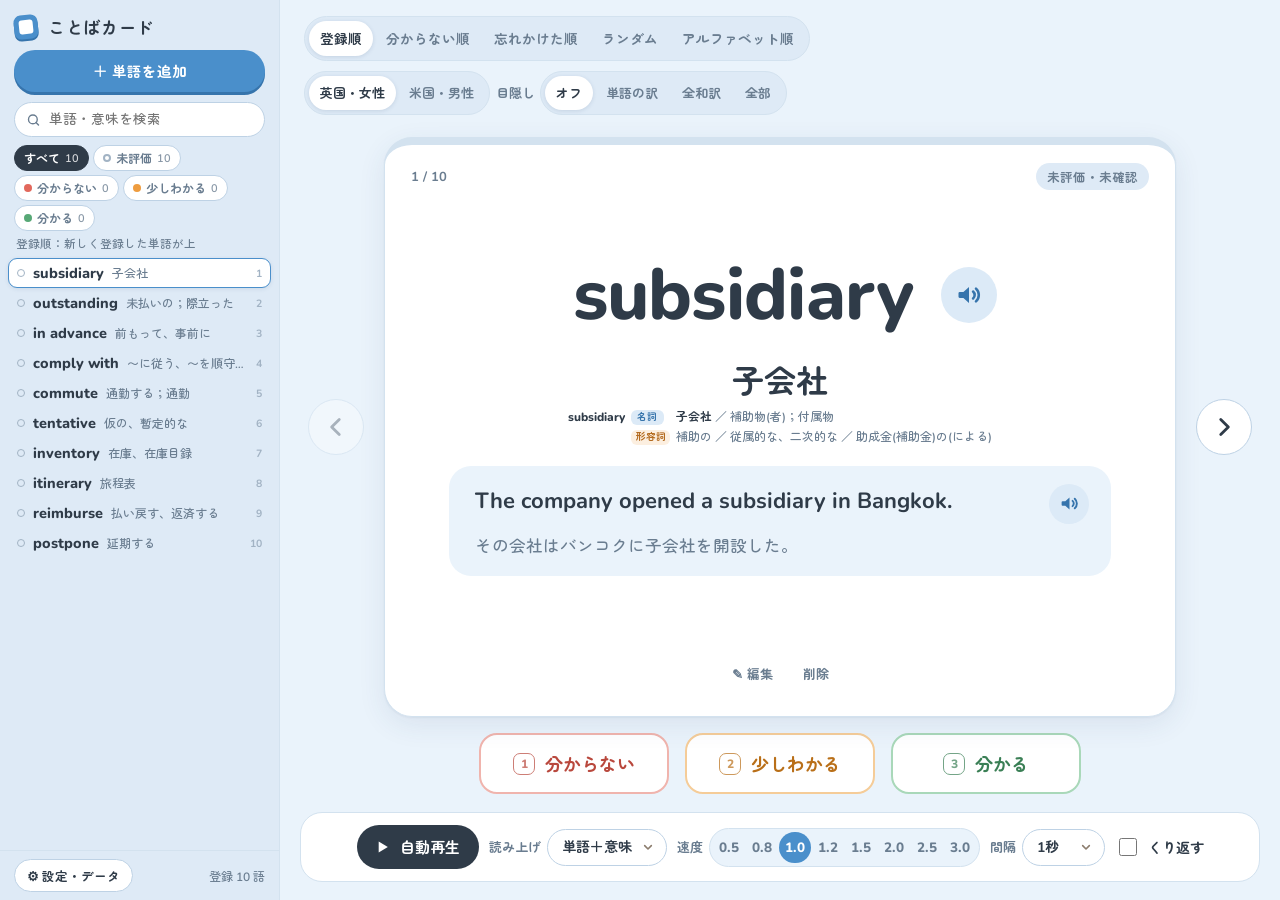
<file: index.html>
<!doctype html>
<html lang="ja">
<head>
<meta charset="utf-8">
<meta http-equiv="Content-Security-Policy" content="default-src 'self'; style-src 'self' 'unsafe-inline'; font-src 'self'; img-src 'self' data:; media-src 'self' blob:; worker-src 'self'; connect-src 'self' https://api.dictionaryapi.dev https://*.wikipedia.org https://*.wiktionary.org https://*.wikinews.org https://api.tatoeba.org https://tatoeba.org https://www.googleapis.com https://oauth2.googleapis.com">
<meta name="viewport" content="width=device-width, initial-scale=1, viewport-fit=cover">
<meta name="theme-color" content="#EAF3FB">
<link rel="manifest" href="manifest.webmanifest">
<link rel="icon" href="icons/icon-192.png">
<link rel="apple-touch-icon" href="icons/icon-192.png">
<title>ことばカード</title>
<link rel="stylesheet" href="fonts/zmg-500.css">
<link rel="stylesheet" href="fonts/zmg-700.css">
<link rel="stylesheet" href="style.css">
<link rel="stylesheet" href="mobile.css">
</head>
<body>
<div id="app">

  <!-- ===== 左：単語一覧 ===== -->
  <aside class="side">
    <div class="side-head">
      <div class="brand">
        <span class="brand-mark" aria-hidden="true"></span>
        <span data-i18n="app.name">ことばカード</span>
      </div>
      <button id="btnAdd" class="btn btn-primary btn-block" data-i18n="side.add">＋ 単語を追加</button>
    </div>

    <div class="search-wrap">
      <svg class="search-ico" viewBox="0 0 24 24" aria-hidden="true"><circle cx="11" cy="11" r="7"/><path d="M20 20l-4-4"/></svg>
      <input id="search" type="text" data-i18n-ph="side.search" placeholder="単語・意味を検索" autocomplete="off">
    </div>

    <div class="filters" id="filters"></div>
    <div class="list-note" id="listNote"></div>

    <ul id="list" class="list" tabindex="-1"></ul>

    <div class="side-foot">
      <button id="btnSettings" class="btn btn-ghost btn-sm" data-i18n="side.settings">⚙ 設定・データ</button>
      <span class="count" id="totalCount"></span>
    </div>
  </aside>

  <!-- ===== 右：カード ===== -->
  <main class="main">
    <header class="topbar">
      <div class="seg" id="modes" role="tablist" data-i18n-aria="mode.aria" aria-label="出題モード">
        <button data-mode="order" data-i18n="mode.order" title="新しく登録した単語が上">登録順</button>
        <button data-mode="hard" data-i18n="mode.hard">分からない順</button>
        <button data-mode="efficient" data-i18n="mode.efficient" title="覚えている見込みが低い（忘れかけている）単語から出します">忘れかけた順</button>
        <button data-mode="random" data-i18n="mode.random">ランダム</button>
        <button data-mode="alpha" data-i18n="mode.alpha" title="A→Zの順">アルファベット順</button>
      </div>
      <div class="topbar-right">
        <button class="sync-chip" id="syncChip" hidden title="Googleドライブと同期"><b>☁</b><span>同期</span></button>
        <div class="seg seg-sm" id="accents" data-i18n-title="accent.title" title="発音の声">
          <button data-accent="uk-f" data-i18n="accent.uk">英国・女性</button>
          <button data-accent="us-m" data-i18n="accent.us">米国・男性</button>
        </div>
        <div class="hide-wrap" data-i18n-title="hide.title" title="目隠し（Hキーで切り替え）">
          <span class="hide-label" data-i18n="hide.label">目隠し</span>
          <div class="seg seg-sm" id="hideModes">
            <button data-hide="none" data-i18n="hide.none" data-i18n-title="hide.none.t">オフ</button>
            <button data-hide="word" data-i18n="hide.word" data-i18n-title="hide.word.t">単語の訳</button>
            <button data-hide="ja" data-i18n="hide.ja" data-i18n-title="hide.ja.t">全和訳</button>
            <button data-hide="all" data-i18n="hide.all" data-i18n-title="hide.all.t">全部</button>
          </div>
        </div>
        <button id="btnReshuffle" class="btn btn-ghost btn-sm" data-i18n="reshuffle" data-i18n-title="reshuffle.t">↻ 並べ直す</button>
      </div>
    </header>

    <section class="stage">
      <button class="nav nav-prev" id="btnPrev" data-i18n-title="nav.prev" data-i18n-aria="nav.prev" title="前へ（←）" aria-label="前へ">
        <svg viewBox="0 0 24 24"><path d="M15 5l-7 7 7 7"/></svg>
      </button>

      <div class="card" id="card">
        <!-- JSで描画 -->
      </div>

      <button class="nav nav-next" id="btnNext" data-i18n-title="nav.next" data-i18n-aria="nav.next" title="次へ（→）" aria-label="次へ">
        <svg viewBox="0 0 24 24"><path d="M9 5l7 7-7 7"/></svg>
      </button>
    </section>

    <div class="rate" id="rate">
      <button class="rate-btn r-no" data-rate="no"><span class="key">1</span><span data-i18n="status.no">分からない</span></button>
      <button class="rate-btn r-some" data-rate="some"><span class="key">2</span><span data-i18n="status.some">少しわかる</span></button>
      <button class="rate-btn r-yes" data-rate="yes"><span class="key">3</span><span data-i18n="status.yes">分かる</span></button>
    </div>

    <footer class="player">
      <button id="btnPlay" class="btn btn-play" data-i18n-title="play.t" title="自動再生（P）">
        <svg class="ico-play" viewBox="0 0 24 24"><path d="M8 5.5v13l11-6.5z"/></svg>
        <svg class="ico-stop" viewBox="0 0 24 24"><rect x="7" y="6" width="3.6" height="12" rx="1.2"/><rect x="13.4" y="6" width="3.6" height="12" rx="1.2"/></svg>
        <span id="playLabel">自動再生</span>
      </button>

      <div class="pgroup">
        <span class="plabel" data-i18n="player.content">読み上げ</span>
        <select id="selContent">
          <option value="w" data-i18n="content.w">単語だけ</option>
          <option value="m" data-i18n="content.m">意味だけ</option>
          <option value="e" data-i18n="content.e">例文だけ</option>
          <option value="wm" data-i18n="content.wm">単語＋意味</option>
          <option value="we" data-i18n="content.we" data-i18n-title="content.we.t" title="自分の例文と関連する例文を読みます">単語＋例文</option>
          <option value="all" data-i18n="content.all">全部</option>
        </select>
      </div>

      <div class="pgroup">
        <span class="plabel" data-i18n="player.speed">速度</span>
        <div class="speeds" id="speeds"></div>
      </div>

      <div class="pgroup">
        <span class="plabel" data-i18n="player.gap">間隔</span>
        <select id="selGap">
          <option value="0.1">0.1秒</option>
          <option value="0.3">0.3秒</option>
          <option value="0.5">0.5秒</option>
          <option value="1">1秒</option>
          <option value="2">2秒</option>
        </select>
      </div>

      <label class="chk"><input type="checkbox" id="optLoop"> <span data-i18n="player.loop">くり返す</span></label>
    </footer>
  </main>
</div>

<!-- ===== 追加・編集 ===== -->
<div class="overlay" id="editModal" hidden>
  <div class="modal">
    <div class="modal-head">
      <h2 id="editTitle">単語を追加</h2>
      <button type="submit" form="editForm" class="btn btn-primary" id="editSave"><span data-i18n="save">保存</span> <small>Ctrl+Enter</small></button>
    </div>
    <form id="editForm" autocomplete="off">
      <label class="field"><span><span data-i18n="f.word">単語</span> <em data-i18n="f.required">必須</em></span><input id="fWord" type="text" data-i18n-ph="ph.word" placeholder="例）postpone"></label>
      <label class="field"><span><span data-i18n="f.meaning">意味</span> <em data-i18n="f.required">必須</em></span><input id="fMeaning" type="text" data-i18n-ph="ph.meaning" placeholder="例）延期する"></label>
      <label class="field"><span data-i18n="f.ex">例文</span><textarea id="fEx" rows="2" data-i18n-ph="ph.ex" placeholder="例）The meeting was postponed until Friday."></textarea></label>
      <label class="field"><span data-i18n="f.exja">例文の訳</span><textarea id="fExJa" rows="2" data-i18n-ph="ph.exja" placeholder="例）会議は金曜日まで延期された。"></textarea></label>
      <label class="field"><span data-i18n="f.note">メモ</span><textarea id="fNote" rows="2" data-i18n-ph="ph.note" placeholder="品詞・言い換え・覚え方など"></textarea></label>
      <div class="modal-foot">
        <label class="chk" id="keepWrap"><input type="checkbox" id="fKeep"> <span data-i18n="edit.keep">続けて追加する</span></label>
        <div class="spacer"></div>
        <button type="button" class="btn btn-ghost" id="editCancel" data-i18n="cancel">キャンセル</button>
      </div>
    </form>
  </div>
</div>

<!-- ===== 設定 ===== -->
<div class="overlay" id="setModal" hidden>
  <div class="modal modal-wide">
    <h2 data-i18n="set.title">設定・データ</h2>

    <div class="set-sec">
      <h3 data-i18n="set.display">表示・操作</h3>
      <div class="set-row"><span data-i18n="set.theme">背景の色</span><div class="themes" id="themes"></div></div>
      <div class="set-row"><span data-i18n="set.blindAlpha">目隠しの透明度</span>
        <div class="ba-ctl" id="blindAlphas"></div>
      </div>
      <p class="hint" style="margin-top:-4px" data-i18n="set.blindAlpha.hint">0％で完全に隠れます。数字が大きいほど下の和訳がうっすら透けて見えます（既定は3％・0〜20％を1％単位で調整）。</p>
      <label class="set-row chk"><input type="checkbox" id="optIme"> <span data-i18n="opt.ime">単語の追加・編集で、日本語入力を自動で切り替える（単語・例文＝半角英数、意味・訳・メモ＝ひらがな）</span></label>
      <label class="set-row chk"><input type="checkbox" id="optAutoNext"> <span data-i18n="opt.autoNext">理解度ボタンを押したら次の単語へ進む</span></label>
      <label class="set-row chk"><input type="checkbox" id="optAutoSpeak"> <span data-i18n="opt.autoSpeak">単語を表示したら自動で発音する</span></label>
      <label class="set-row chk"><input type="checkbox" id="optRelated"> <span data-i18n="opt.related">関連する例文を自動で探して表示する（最大2文・ネット接続不要）</span></label>
      <label class="set-row chk"><input type="checkbox" id="optGeneral"> <span data-i18n="opt.general">TOEIC例文が足りない単語は、一般例文で補う（「一般」と表示）</span></label>
      <label class="set-row chk"><input type="checkbox" id="optDict"> <span data-i18n="opt.dict">入力した意味の下に、辞書の意味（品詞つき）を小さく表示する</span></label>
      <label class="set-row chk"><input type="checkbox" id="optIpa"> <span data-i18n="opt.ipa">1単語だけの登録は、発音記号をインターネットで調べて表示する（英・米）</span></label>
      <label class="set-row chk"><input type="checkbox" id="optWeb"> <span data-i18n="opt.web">どちらにもない単語は、インターネットで例文を検索する（「検索情報」と表示）</span></label>
      <p class="hint" style="margin-top:-6px" data-i18n-html="set.related.hint"></p>
    </div>

    <div class="set-sec">
      <h3 data-i18n="set.voice">発音</h3>
      <div class="set-row"><span data-i18n="set.en">英語の発音</span>
        <div class="seg seg-sm" id="accents2">
          <button data-accent="uk-f" data-i18n="accent.uk.long">イギリス英語・女性</button>
          <button data-accent="us-m" data-i18n="accent.us.long">アメリカ英語・男性</button>
        </div>
        <button class="btn btn-ghost btn-sm" id="testEn" data-i18n="test">試聴</button>
      </div>
      <p class="hint" id="enVoiceInfo"></p>
      <div class="set-row"><span data-i18n="set.mvoice">意味の読み上げの声</span><select id="selJaVoice"></select><button class="btn btn-ghost btn-sm" id="testJa" data-i18n="test">試聴</button></div>
      <p class="hint" id="voiceHint"></p>
    </div>

    <div class="set-sec" id="syncPanel">
      <h3>Googleドライブ同期（PC・スマホ）</h3>
      <p class="hint sync-status" id="syncStatus"></p>
      <div class="set-row"><span>クライアントID</span><input id="syncCid" type="text" placeholder="123456789-xxxx.apps.googleusercontent.com" autocomplete="off" spellcheck="false" lang="en"></div>
      <div class="set-row" id="syncSecretRow" hidden><span>クライアントシークレット</span><input id="syncSecret" type="password" placeholder="GOCSPX-…" autocomplete="off" spellcheck="false" lang="en"></div>
      <div class="btn-row">
        <button class="btn btn-ghost btn-sm" id="syncSave">IDを保存</button>
        <button class="btn btn-primary btn-sm" id="syncLogin" hidden>Googleでログイン</button>
        <button class="btn btn-primary btn-sm" id="syncNowBtn" hidden>☁ 今すぐ同期</button>
        <button class="btn btn-ghost btn-sm" id="syncLogout" hidden>ログアウト</button>
      </div>
      <p class="hint">単語・意味・例文・メモ・理解度を、あなたのGoogleドライブの「アプリ専用の隠しフォルダ」を通して、PCとスマホで同じにします（ドライブのほかのファイルは見ません）。起動時・変更の20秒後・アプリに戻ったときに自動で同期します。背景の色などの設定は端末ごとです。</p>
    </div>

    <div class="set-sec">
      <h3 data-i18n="set.data">データ</h3>
      <p class="hint"><span data-i18n="set.data.where">保存場所：</span><code id="dataPath"></code><br><span data-i18n="set.data.hint"></span></p>
      <div class="btn-row">
        <button class="btn btn-ghost btn-sm" id="btnImport" data-i18n="set.import">インポート（JSON / CSV）</button>
        <button class="btn btn-ghost btn-sm" id="btnExportJson" data-i18n="set.exportJson">バックアップを書き出す（JSON）</button>
        <button class="btn btn-ghost btn-sm" id="btnExportCsv" data-i18n="set.exportCsv">CSVで書き出す</button>
        <button class="btn btn-ghost btn-sm" id="btnOpenFolder" data-i18n="set.openFolder">保存フォルダを開く</button>
      </div>
      <p class="hint" data-i18n="set.csv.hint"></p>
      <div class="btn-row">
        <button class="btn btn-ghost btn-sm" id="btnResetStats" data-i18n="set.reset">理解度の記録をすべてリセット</button>
      </div>
    </div>

    <div class="set-sec">
      <h3 data-i18n="set.keys.title">ショートカット</h3>
      <p class="hint keys" data-i18n="set.keys"></p>
    </div>

    <div class="modal-foot"><div class="spacer"></div><button class="btn btn-primary" id="setClose" data-i18n="close">閉じる</button></div>
  </div>
</div>

<!-- ===== 確認ダイアログ ===== -->
<div class="overlay" id="askModal" hidden>
  <div class="modal modal-sm">
    <h2 id="askTitle"></h2>
    <p id="askMsg" class="ask-msg"></p>
    <div class="modal-foot" id="askBtns"></div>
  </div>
</div>

<div class="toast" id="toast"></div>

<script src="pattern.js"></script>
<script src="web-net.js"></script>
<script src="web-api.js"></script>
<script src="web-drive.js"></script>
<script src="i18n.js"></script>
<script src="renderer.js"></script>
<script src="mobile.js"></script>
<script src="sync.js"></script>
</body>
</html>
</file>
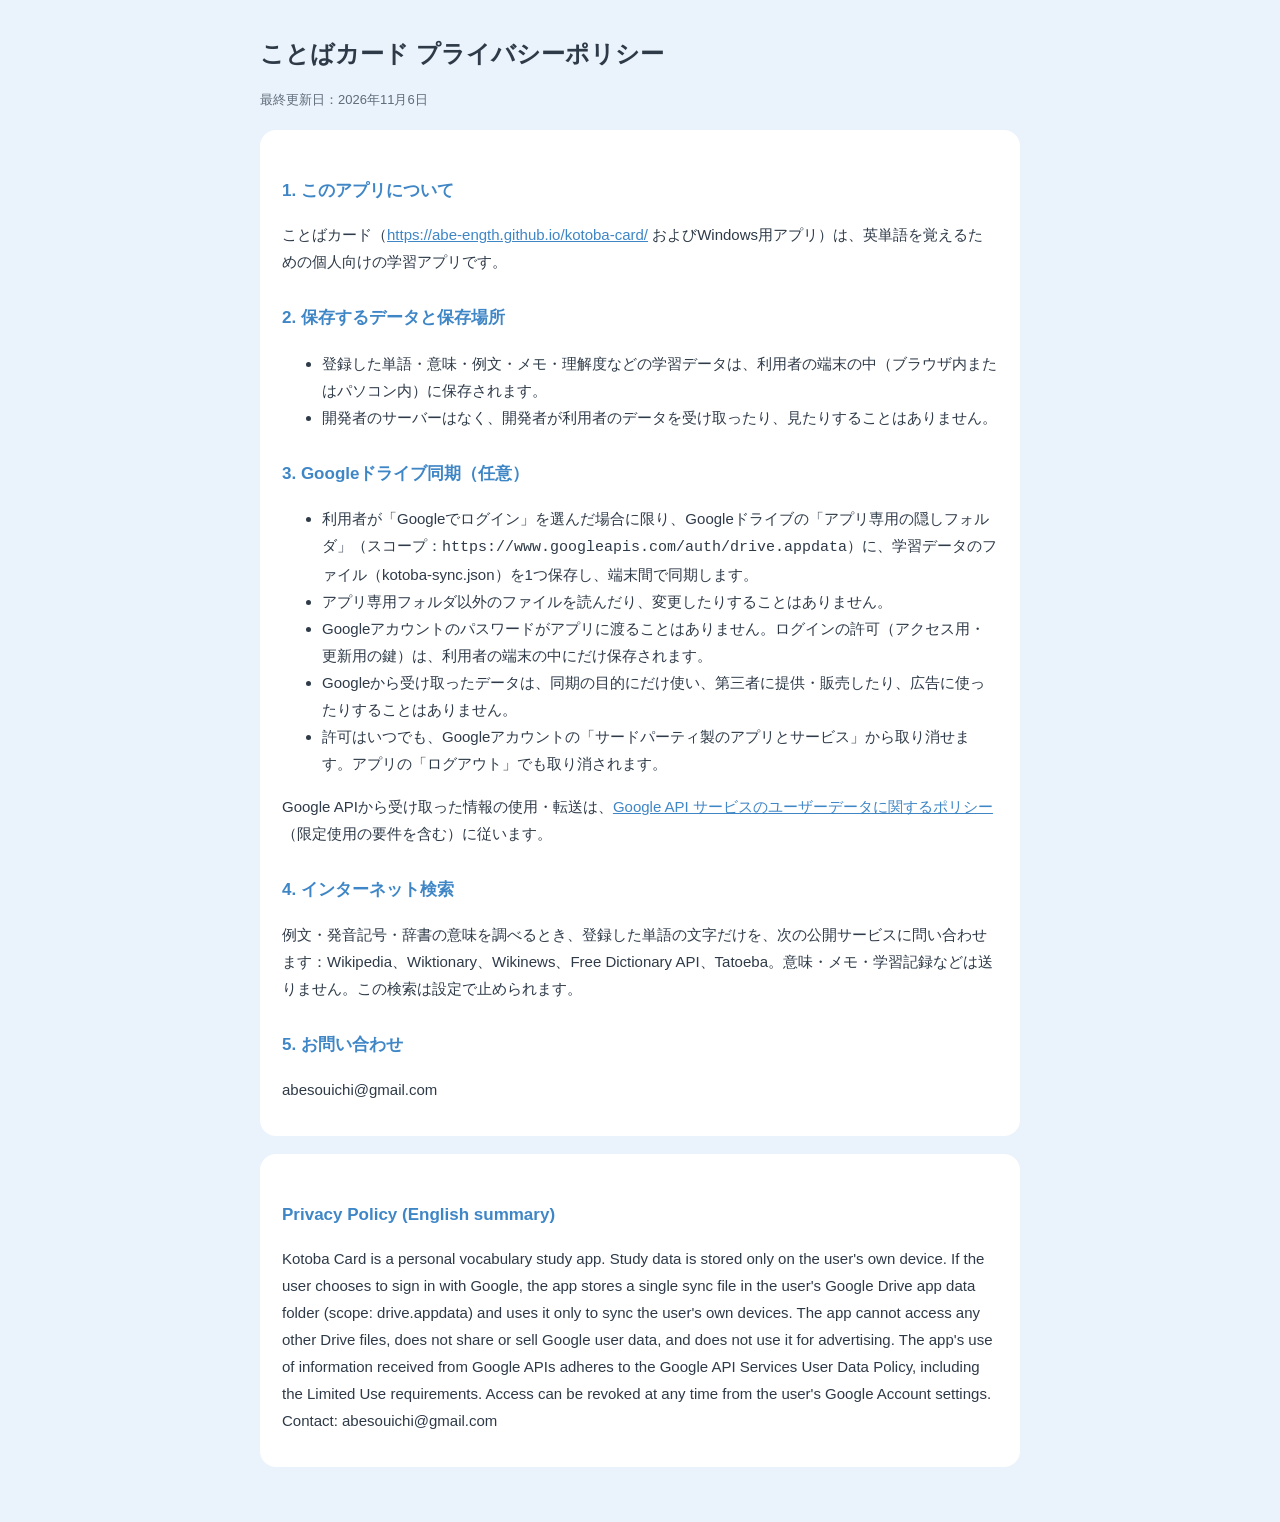
<file: privacy.html>
<!doctype html>
<html lang="ja">
<head>
<meta charset="utf-8">
<meta name="viewport" content="width=device-width, initial-scale=1">
<title>ことばカード プライバシーポリシー</title>
<style>
  :root { --bg: #EAF3FB; --ink: #2E3A48; --sub: #5E6B7A; --accent: #3F86C6; }
  body { margin: 0; background: var(--bg); color: var(--ink); font-family: "Hiragino Maru Gothic ProN", "Yu Gothic", "Meiryo", sans-serif; line-height: 1.8; }
  main { max-width: 760px; margin: 0 auto; padding: 32px 18px 56px; }
  h1 { font-size: 24px; margin: 0 0 4px; } h2 { font-size: 17px; margin: 28px 0 6px; color: var(--accent); }
  p, li { font-size: 15px; } .sub { color: var(--sub); font-size: 13px; }
  section { background: #fff; border-radius: 16px; padding: 18px 22px; margin-top: 18px; }
  a { color: var(--accent); }
</style>
</head>
<body>
<main>
  <h1>ことばカード プライバシーポリシー</h1>
  <p class="sub">最終更新日：2026年11月6日</p>

  <section>
    <h2>1. このアプリについて</h2>
    <p>ことばカード（<a href="./">https://abe-ength.github.io/kotoba-card/</a> およびWindows用アプリ）は、英単語を覚えるための個人向けの学習アプリです。</p>

    <h2>2. 保存するデータと保存場所</h2>
    <ul>
      <li>登録した単語・意味・例文・メモ・理解度などの学習データは、利用者の端末の中（ブラウザ内またはパソコン内）に保存されます。</li>
      <li>開発者のサーバーはなく、開発者が利用者のデータを受け取ったり、見たりすることはありません。</li>
    </ul>

    <h2>3. Googleドライブ同期（任意）</h2>
    <ul>
      <li>利用者が「Googleでログイン」を選んだ場合に限り、Googleドライブの「アプリ専用の隠しフォルダ」（スコープ：<code>https://www.googleapis.com/auth/drive.appdata</code>）に、学習データのファイル（kotoba-sync.json）を1つ保存し、端末間で同期します。</li>
      <li>アプリ専用フォルダ以外のファイルを読んだり、変更したりすることはありません。</li>
      <li>Googleアカウントのパスワードがアプリに渡ることはありません。ログインの許可（アクセス用・更新用の鍵）は、利用者の端末の中にだけ保存されます。</li>
      <li>Googleから受け取ったデータは、同期の目的にだけ使い、第三者に提供・販売したり、広告に使ったりすることはありません。</li>
      <li>許可はいつでも、Googleアカウントの「サードパーティ製のアプリとサービス」から取り消せます。アプリの「ログアウト」でも取り消されます。</li>
    </ul>
    <p>Google APIから受け取った情報の使用・転送は、<a href="https://developers.google.com/terms/api-services-user-data-policy">Google API サービスのユーザーデータに関するポリシー</a>（限定使用の要件を含む）に従います。</p>

    <h2>4. インターネット検索</h2>
    <p>例文・発音記号・辞書の意味を調べるとき、登録した単語の文字だけを、次の公開サービスに問い合わせます：Wikipedia、Wiktionary、Wikinews、Free Dictionary API、Tatoeba。意味・メモ・学習記録などは送りません。この検索は設定で止められます。</p>

    <h2>5. お問い合わせ</h2>
    <p>abesouichi@gmail.com</p>
  </section>

  <section>
    <h2>Privacy Policy (English summary)</h2>
    <p>Kotoba Card is a personal vocabulary study app. Study data is stored only on the user's own device. If the user chooses to sign in with Google, the app stores a single sync file in the user's Google Drive app data folder (scope: drive.appdata) and uses it only to sync the user's own devices. The app cannot access any other Drive files, does not share or sell Google user data, and does not use it for advertising. The app's use of information received from Google APIs adheres to the Google API Services User Data Policy, including the Limited Use requirements. Access can be revoked at any time from the user's Google Account settings. Contact: abesouichi@gmail.com</p>
  </section>
</main>
</body>
</html>
</file>
<file: fonts/zmg-500.css>
/* zen-maru-gothic-[2]-500-normal */
@font-face {
  font-family: 'Zen Maru Gothic';
  font-style: normal;
  font-display: swap;
  font-weight: 500;
  src: url(./files/zen-maru-gothic-2-500-normal.woff2) format('woff2');
  unicode-range: U+ffd7,U+ffda-ffdc,U+ffe0-ffe2,U+ffe4,U+ffe6,U+ffe8-ffee,U+1f100-1f10c,U+1f110-1f16c,U+1f170-1f1ac,U+1f200-1f202,U+1f210-1f234;
}

/* zen-maru-gothic-[3]-500-normal */
@font-face {
  font-family: 'Zen Maru Gothic';
  font-style: normal;
  font-display: swap;
  font-weight: 500;
  src: url(./files/zen-maru-gothic-3-500-normal.woff2) format('woff2');
  unicode-range: U+fa10,U+fa12-fa6d,U+fb00-fb04,U+fe10-fe19,U+fe30-fe42,U+fe44-fe52,U+fe54-fe66,U+fe68-fe6b,U+ff02,U+ff04,U+ff07,U+ff51,U+ff5b,U+ff5d,U+ff5f-ff60,U+ff66,U+ff69,U+ff87,U+ffa1-ffbe,U+ffc2-ffc7,U+ffca-ffcf,U+ffd2-ffd6;
}

/* zen-maru-gothic-[4]-500-normal */
@font-face {
  font-family: 'Zen Maru Gothic';
  font-style: normal;
  font-display: swap;
  font-weight: 500;
  src: url(./files/zen-maru-gothic-4-500-normal.woff2) format('woff2');
  unicode-range: U+f92d-f959,U+f95b-f9f2,U+f9f4-fa0b,U+fa0e-fa0f;
}

/* zen-maru-gothic-[5]-500-normal */
@font-face {
  font-family: 'Zen Maru Gothic';
  font-style: normal;
  font-display: swap;
  font-weight: 500;
  src: url(./files/zen-maru-gothic-5-500-normal.woff2) format('woff2');
  unicode-range: U+9e8b-9e8c,U+9e8e-9e8f,U+9e91-9e92,U+9e95-9e96,U+9e98,U+9e9b,U+9e9d-9e9e,U+9ea4-9ea5,U+9ea8-9eaa,U+9eac-9eb0,U+9eb3-9eb5,U+9eb8,U+9ebc-9ebf,U+9ec3,U+9ec6,U+9ec8,U+9ecb-9ecd,U+9ecf-9ed1,U+9ed4-9ed5,U+9ed8,U+9edb-9ee0,U+9ee4-9ee5,U+9ee7-9ee8,U+9eec-9ef2,U+9ef4-9ef9,U+9efb-9eff,U+9f02-9f03,U+9f07-9f09,U+9f0e-9f12,U+9f14-9f17,U+9f19-9f1b,U+9f1f-9f22,U+9f26,U+9f2a-9f2c,U+9f2f,U+9f31-9f32,U+9f34,U+9f37,U+9f39-9f3a,U+9f3c-9f3f,U+9f41,U+9f43-9f47,U+9f4a,U+9f4e-9f50,U+9f52-9f58,U+9f5a,U+9f5d-9f61,U+9f63,U+9f66-9f6a,U+9f6c-9f73,U+9f75-9f77,U+9f7a,U+9f7d,U+9f7f,U+9f8f-9f92,U+9f94-9f97,U+9f99,U+9f9c-9fa3,U+9fa5,U+9fb4,U+9fbc-9fc2,U+9fc4,U+9fc6,U+9fcc,U+f900-f92c;
}

/* zen-maru-gothic-[6]-500-normal */
@font-face {
  font-family: 'Zen Maru Gothic';
  font-style: normal;
  font-display: swap;
  font-weight: 500;
  src: url(./files/zen-maru-gothic-6-500-normal.woff2) format('woff2');
  unicode-range: U+9c3e,U+9c41,U+9c43-9c4a,U+9c4e-9c50,U+9c52-9c54,U+9c56,U+9c58,U+9c5a-9c61,U+9c63,U+9c65,U+9c67-9c6b,U+9c6d-9c6e,U+9c70,U+9c72,U+9c75-9c78,U+9c7a-9c7c,U+9ce6-9ce7,U+9ceb-9cec,U+9cf0,U+9cf2,U+9cf6-9cf7,U+9cf9,U+9d02-9d03,U+9d06-9d09,U+9d0b,U+9d0e,U+9d11-9d12,U+9d15,U+9d17-9d18,U+9d1b-9d1f,U+9d23,U+9d26,U+9d2a-9d2c,U+9d2f-9d30,U+9d32-9d34,U+9d3a,U+9d3c-9d3f,U+9d41-9d48,U+9d4a,U+9d50-9d54,U+9d59,U+9d5d-9d65,U+9d69-9d6c,U+9d6f-9d70,U+9d72-9d73,U+9d76-9d77,U+9d7a-9d7c,U+9d7e,U+9d83-9d84,U+9d86-9d87,U+9d89-9d8a,U+9d8d-9d8e,U+9d92-9d93,U+9d95-9d9a,U+9da1,U+9da4,U+9da9-9dac,U+9dae,U+9db1-9db2,U+9db5,U+9db8-9dbd,U+9dbf-9dc4,U+9dc6-9dc7,U+9dc9-9dca,U+9dcf,U+9dd3-9dd7,U+9dd9-9dda,U+9dde-9de0,U+9de3,U+9de5-9de7,U+9de9,U+9deb,U+9ded-9df0,U+9df3-9df4,U+9df8,U+9dfd-9dfe,U+9e02,U+9e07,U+9e0a,U+9e0d-9e0e,U+9e10-9e12,U+9e15-9e16,U+9e19-9e1f,U+9e75,U+9e79-9e7d,U+9e80-9e85,U+9e87-9e88;
}

/* zen-maru-gothic-[7]-500-normal */
@font-face {
  font-family: 'Zen Maru Gothic';
  font-style: normal;
  font-display: swap;
  font-weight: 500;
  src: url(./files/zen-maru-gothic-7-500-normal.woff2) format('woff2');
  unicode-range: U+9ae5-9ae7,U+9ae9,U+9aeb-9aec,U+9aee-9aef,U+9af1-9af5,U+9af7,U+9af9-9afb,U+9afd,U+9aff-9b06,U+9b08-9b09,U+9b0b-9b0e,U+9b10,U+9b12,U+9b16,U+9b18-9b1d,U+9b1f-9b20,U+9b22-9b23,U+9b25-9b2f,U+9b32-9b35,U+9b37,U+9b39-9b3b,U+9b3d,U+9b43-9b44,U+9b48,U+9b4b-9b4f,U+9b51,U+9b55-9b58,U+9b5b,U+9b5e,U+9b61,U+9b63,U+9b65-9b66,U+9b68,U+9b6a-9b6f,U+9b72-9b79,U+9b7f-9b80,U+9b83-9b87,U+9b89-9b8b,U+9b8d,U+9b8f-9b94,U+9b96-9b97,U+9b9a,U+9b9d-9ba0,U+9ba6-9ba7,U+9ba9-9baa,U+9bac,U+9bb0-9bb2,U+9bb4,U+9bb7-9bb9,U+9bbb-9bbc,U+9bbe-9bc1,U+9bc6-9bc8,U+9bca,U+9bce-9bd2,U+9bd4,U+9bd7-9bd8,U+9bdd,U+9bdf,U+9be1-9be5,U+9be7,U+9bea-9beb,U+9bee-9bf3,U+9bf5,U+9bf7-9bfa,U+9bfd,U+9bff-9c00,U+9c02,U+9c04,U+9c06,U+9c08-9c0d,U+9c0f-9c16,U+9c18-9c1e,U+9c21-9c2a,U+9c2d-9c32,U+9c35-9c37,U+9c39-9c3a,U+9c3d;
}

/* zen-maru-gothic-[8]-500-normal */
@font-face {
  font-family: 'Zen Maru Gothic';
  font-style: normal;
  font-display: swap;
  font-weight: 500;
  src: url(./files/zen-maru-gothic-8-500-normal.woff2) format('woff2');
  unicode-range: U+98eb,U+98ed-98ee,U+98f0-98f1,U+98f3,U+98f6,U+9902,U+9907-9909,U+9911-9912,U+9914-9918,U+991a-9922,U+9924,U+9926-9927,U+992b-992c,U+992e,U+9931-9935,U+9939-993e,U+9940-9942,U+9945-9949,U+994b-994e,U+9950-9952,U+9954-9955,U+9958-9959,U+995b-995c,U+995e-9960,U+9963,U+9997-9998,U+999b,U+999d-999f,U+99a3,U+99a5-99a6,U+99a8,U+99ad-99ae,U+99b0-99b2,U+99b5,U+99b9-99ba,U+99bc-99bd,U+99bf,U+99c1,U+99c3,U+99c8-99c9,U+99d1,U+99d3-99d5,U+99d8-99df,U+99e1-99e2,U+99e7,U+99ea-99ee,U+99f0-99f2,U+99f4-99f5,U+99f8-99f9,U+99fb-99fe,U+9a01-9a05,U+9a08,U+9a0a-9a0c,U+9a0f-9a11,U+9a16,U+9a1a,U+9a1e,U+9a20,U+9a22-9a24,U+9a27,U+9a2b,U+9a2d-9a2e,U+9a31,U+9a33,U+9a35-9a38,U+9a3e,U+9a40-9a45,U+9a47,U+9a4a-9a4e,U+9a51-9a52,U+9a54-9a58,U+9a5b,U+9a5d,U+9a5f,U+9a62,U+9a64-9a65,U+9a69-9a6c,U+9aaa,U+9aac-9ab0,U+9ab2,U+9ab4-9ab7,U+9ab9,U+9abb-9ac1,U+9ac3,U+9ac6,U+9ac8,U+9ace-9ad3,U+9ad5-9ad7,U+9adb-9adc,U+9ade-9ae0,U+9ae2-9ae4;
}

/* zen-maru-gothic-[9]-500-normal */
@font-face {
  font-family: 'Zen Maru Gothic';
  font-style: normal;
  font-display: swap;
  font-weight: 500;
  src: url(./files/zen-maru-gothic-9-500-normal.woff2) format('woff2');
  unicode-range: U+971d,U+9721-9724,U+9728,U+972a,U+9730-9731,U+9733,U+9736,U+9738-9739,U+973b,U+973d-973e,U+9741-9744,U+9746-974a,U+974d-974f,U+9751,U+9755,U+9757-9758,U+975a-975c,U+9760-9761,U+9763-9764,U+9766-9768,U+976a-976b,U+976e,U+9771,U+9773,U+9776-977d,U+977f-9781,U+9785-9786,U+9789,U+978b,U+978f-9790,U+9795-9797,U+9799-979a,U+979c,U+979e-97a0,U+97a2-97a3,U+97a6,U+97a8,U+97ab-97ac,U+97ae,U+97b1-97b6,U+97b8-97ba,U+97bc,U+97be-97bf,U+97c1,U+97c3-97ce,U+97d0-97d1,U+97d4,U+97d7-97d9,U+97db-97de,U+97e0-97e1,U+97e4,U+97e6,U+97ed-97ef,U+97f1-97f2,U+97f4-97f8,U+97fa,U+9804,U+9807,U+980a,U+980c-980f,U+9814,U+9816-9817,U+9819-981a,U+981c,U+981e,U+9820-9821,U+9823-9826,U+982b,U+982e-9830,U+9832-9835,U+9837,U+9839,U+983d-983e,U+9844,U+9846-9847,U+984a-984b,U+984f,U+9851-9853,U+9856-9857,U+9859-985b,U+9862-9863,U+9865-9866,U+986a-986c,U+986f-9871,U+9873-9875,U+98aa-98ab,U+98ad-98ae,U+98b0-98b1,U+98b4,U+98b6-98b8,U+98ba-98bc,U+98bf,U+98c2-98c8,U+98cb-98cc,U+98ce,U+98dc,U+98de,U+98e0-98e1,U+98e3,U+98e5-98e7,U+98e9-98ea;
}

/* zen-maru-gothic-[10]-500-normal */
@font-face {
  font-family: 'Zen Maru Gothic';
  font-style: normal;
  font-display: swap;
  font-weight: 500;
  src: url(./files/zen-maru-gothic-10-500-normal.woff2) format('woff2');
  unicode-range: U+944a,U+944c,U+9452-9453,U+9455,U+9459-945c,U+945e-9463,U+9468,U+946a-946b,U+946d-9472,U+9475,U+9477,U+947c-947f,U+9481,U+9483-9485,U+9578-9579,U+957e-957f,U+9582,U+9584,U+9586-9588,U+958a,U+958c-958f,U+9592,U+9594,U+9596,U+9598-9599,U+959d-95a1,U+95a4,U+95a6-95a9,U+95ab-95ad,U+95b1,U+95b4,U+95b6,U+95b9-95bf,U+95c3,U+95c6,U+95c8-95cd,U+95d0-95d6,U+95d9-95da,U+95dc-95e2,U+95e4-95e6,U+95e8,U+961d-961e,U+9621-9622,U+9624-9626,U+9628,U+962c,U+962e-962f,U+9631,U+9633-9634,U+9637-963a,U+963c-963d,U+9641-9642,U+964b-964c,U+964f,U+9652,U+9654,U+9656-9658,U+965c-965f,U+9661,U+9666,U+966a,U+966c,U+966e,U+9672,U+9674,U+9677,U+967b-967c,U+967e-967f,U+9681-9684,U+9689,U+968b,U+968d,U+9691,U+9695-9698,U+969a,U+969d,U+969f,U+96a4-96aa,U+96ae-96b4,U+96b6,U+96b8-96bb,U+96bd,U+96c1,U+96c9-96cb,U+96cd-96ce,U+96d2,U+96d5-96d6,U+96d8-96da,U+96dc-96df,U+96e9,U+96ef,U+96f1,U+96f9-96fa,U+9702-9706,U+9708-9709,U+970d-970f,U+9711,U+9713-9714,U+9716,U+9719-971b;
}

/* zen-maru-gothic-[11]-500-normal */
@font-face {
  font-family: 'Zen Maru Gothic';
  font-style: normal;
  font-display: swap;
  font-weight: 500;
  src: url(./files/zen-maru-gothic-11-500-normal.woff2) format('woff2');
  unicode-range: U+92bc-92bd,U+92bf-92c3,U+92c5-92c8,U+92cb-92d0,U+92d2-92d3,U+92d5,U+92d7-92d9,U+92dc-92dd,U+92df-92e1,U+92e3-92e5,U+92e7-92ea,U+92ec,U+92ee,U+92f0,U+92f2,U+92f7-92fb,U+92ff-9300,U+9302,U+9304,U+9308,U+930d,U+930f-9311,U+9314-9315,U+9318-931a,U+931c-931f,U+9321-9325,U+9327-932b,U+932e,U+9333-9337,U+933a-933b,U+9344,U+9347-934a,U+934d,U+9350-9352,U+9354-9358,U+935a,U+935c,U+935e,U+9360,U+9364-9365,U+9367,U+9369-936d,U+936f-9371,U+9373-9374,U+9376,U+937a,U+937d-9382,U+9388,U+938a-938b,U+938d,U+938f,U+9392,U+9394-9395,U+9397-9398,U+939a-939b,U+939e,U+93a1,U+93a3-93a4,U+93a6,U+93a8-93a9,U+93ab-93ad,U+93b0,U+93b4-93b6,U+93b9-93bb,U+93c1,U+93c3-93cd,U+93d0-93d1,U+93d3,U+93d6-93d9,U+93dc-93df,U+93e2,U+93e4-93e8,U+93f1,U+93f5,U+93f7-93fb,U+93fd,U+9401-9404,U+9407-9409,U+940d-9410,U+9413-9417,U+9419-941a,U+941f,U+9421,U+942b,U+942e-942f,U+9431-9434,U+9436,U+9438,U+943a-943b,U+943d,U+943f,U+9441,U+9443-9445,U+9448;
}

/* zen-maru-gothic-[12]-500-normal */
@font-face {
  font-family: 'Zen Maru Gothic';
  font-style: normal;
  font-display: swap;
  font-weight: 500;
  src: url(./files/zen-maru-gothic-12-500-normal.woff2) format('woff2');
  unicode-range: U+9143,U+9146-914c,U+914f,U+9153,U+9156-915b,U+9161,U+9163-9165,U+9167,U+9169,U+916d,U+9172-9174,U+9179-917b,U+9181-9183,U+9185-9187,U+9189-918b,U+918e,U+9191,U+9193-9195,U+9197-9198,U+919e,U+91a1-91a2,U+91a6,U+91a8,U+91aa-91b6,U+91ba-91bd,U+91bf-91c6,U+91c9,U+91cb,U+91d0,U+91d3-91d4,U+91d6-91d7,U+91d9-91db,U+91de-91df,U+91e1,U+91e4-91e6,U+91e9-91ea,U+91ec-91f1,U+91f5-91f7,U+91f9,U+91fb-91fd,U+91ff-9201,U+9204-9207,U+9209-920a,U+920c,U+920e,U+9210-9218,U+921c-921e,U+9223-9226,U+9228-9229,U+922c,U+922e-9230,U+9233,U+9235-923a,U+923c,U+923e-9240,U+9242-9243,U+9245-924b,U+924d-9251,U+9256-925a,U+925c-925e,U+9260-9261,U+9264-9269,U+926e-9270,U+9275-9279,U+927b-927f,U+9288-928a,U+928d-928e,U+9291-9293,U+9295-9297,U+9299,U+929b-929c,U+929f-92a0,U+92a4-92a5,U+92a7-92a8,U+92ab,U+92af,U+92b2-92b3,U+92b6-92bb;
}

/* zen-maru-gothic-[13]-500-normal */
@font-face {
  font-family: 'Zen Maru Gothic';
  font-style: normal;
  font-display: swap;
  font-weight: 500;
  src: url(./files/zen-maru-gothic-13-500-normal.woff2) format('woff2');
  unicode-range: U+8f52-8f55,U+8f57-8f58,U+8f5c-8f5e,U+8f61-8f66,U+8f9c-8f9d,U+8f9f-8fa2,U+8fa4-8fa8,U+8fad-8faf,U+8fb4-8fb8,U+8fbe,U+8fc0-8fc2,U+8fc6,U+8fc8,U+8fca-8fcb,U+8fcd,U+8fd0,U+8fd2-8fd3,U+8fd5,U+8fda,U+8fe0,U+8fe2-8fe5,U+8fe8-8fea,U+8fed-8fef,U+8ff1,U+8ff4-8ff6,U+8ff8-8ffb,U+8ffe,U+9002,U+9004-9005,U+9008,U+900b-900e,U+9011,U+9013,U+9015-9016,U+9018,U+901b,U+901e,U+9021,U+9027-902a,U+902c-902d,U+902f,U+9033-9037,U+9039,U+903c,U+903e-903f,U+9041,U+9043-9044,U+9049,U+904c,U+904f-9052,U+9056,U+9058,U+905b-905e,U+9062,U+9066-9068,U+906c,U+906f-9070,U+9072,U+9074,U+9076,U+9079,U+9080-9083,U+9085,U+9087-9088,U+908b-908c,U+908e-9090,U+9095,U+9097-9099,U+909b,U+90a0-90a2,U+90a5,U+90a8,U+90af-90b6,U+90bd-90be,U+90c3-90c5,U+90c7-90c9,U+90cc,U+90d2,U+90d5,U+90d7-90d9,U+90db-90df,U+90e2,U+90e4-90e5,U+90eb,U+90ef-90f0,U+90f2,U+90f4,U+90f6,U+90fe-9100,U+9102,U+9104-9106,U+9108,U+910d,U+9110,U+9112,U+9114-911a,U+911c,U+911e,U+9120,U+9122-9123,U+9125,U+9127,U+9129,U+912d-9132,U+9134,U+9136-9137,U+9139-913a,U+913c-913d;
}

/* zen-maru-gothic-[14]-500-normal */
@font-face {
  font-family: 'Zen Maru Gothic';
  font-style: normal;
  font-display: swap;
  font-weight: 500;
  src: url(./files/zen-maru-gothic-14-500-normal.woff2) format('woff2');
  unicode-range: U+8dc0,U+8dc2,U+8dc5-8dc8,U+8dca-8dcc,U+8dce-8dcf,U+8dd1,U+8dd4-8dd7,U+8dd9-8ddb,U+8ddf,U+8de3-8de5,U+8de7,U+8dea-8dec,U+8df0-8df2,U+8df4,U+8dfc-8dfd,U+8dff,U+8e01,U+8e04-8e06,U+8e08-8e09,U+8e0b-8e0c,U+8e10-8e11,U+8e14,U+8e16,U+8e1d-8e23,U+8e26-8e27,U+8e30-8e31,U+8e33-8e39,U+8e3d,U+8e40-8e42,U+8e44,U+8e47-8e50,U+8e54-8e55,U+8e59,U+8e5b-8e64,U+8e69,U+8e6c-8e6d,U+8e6f-8e72,U+8e75-8e77,U+8e79-8e7c,U+8e81-8e85,U+8e89,U+8e8b,U+8e90-8e95,U+8e98-8e9b,U+8e9d-8e9e,U+8ea1-8ea2,U+8ea7,U+8ea9-8eaa,U+8eac-8eb1,U+8eb3,U+8eb5-8eb6,U+8eba-8ebb,U+8ebe,U+8ec0-8ec1,U+8ec3-8ec8,U+8ecb,U+8ecf,U+8ed1,U+8ed4,U+8edb-8edc,U+8ee3,U+8ee8,U+8eeb,U+8eed-8eee,U+8ef0-8ef1,U+8ef7,U+8ef9-8efc,U+8efe,U+8f00,U+8f02,U+8f05,U+8f07-8f08,U+8f0a,U+8f0f-8f10,U+8f12-8f13,U+8f15-8f19,U+8f1b-8f1c,U+8f1e-8f21,U+8f23,U+8f25-8f28,U+8f2b-8f2f,U+8f33-8f37,U+8f39-8f3b,U+8f3e,U+8f40-8f43,U+8f45-8f47,U+8f49-8f4a,U+8f4c-8f4f,U+8f51;
}

/* zen-maru-gothic-[15]-500-normal */
@font-face {
  font-family: 'Zen Maru Gothic';
  font-style: normal;
  font-display: swap;
  font-weight: 500;
  src: url(./files/zen-maru-gothic-15-500-normal.woff2) format('woff2');
  unicode-range: U+8b2d,U+8b30,U+8b37,U+8b3c,U+8b3e,U+8b41-8b46,U+8b48-8b49,U+8b4c-8b4f,U+8b51-8b54,U+8b56,U+8b59,U+8b5b,U+8b5e-8b5f,U+8b63,U+8b69,U+8b6b-8b6d,U+8b6f,U+8b71,U+8b74,U+8b76,U+8b78-8b79,U+8b7c-8b81,U+8b84-8b85,U+8b8a-8b8f,U+8b92-8b96,U+8b99-8b9a,U+8b9c-8ba0,U+8c38-8c3a,U+8c3d-8c3f,U+8c41,U+8c45,U+8c47-8c49,U+8c4b-8c4c,U+8c4e-8c51,U+8c53-8c55,U+8c57-8c59,U+8c5b,U+8c5d,U+8c62-8c64,U+8c66,U+8c68-8c69,U+8c6b-8c6d,U+8c73,U+8c75-8c76,U+8c78,U+8c7a-8c7c,U+8c7e,U+8c82,U+8c85-8c87,U+8c89-8c8b,U+8c8d-8c8e,U+8c90,U+8c92-8c94,U+8c98-8c99,U+8c9b-8c9c,U+8c9f,U+8ca4,U+8cad-8cae,U+8cb2-8cb3,U+8cb6,U+8cb9-8cba,U+8cbd,U+8cc1-8cc2,U+8cc4-8cc6,U+8cc8-8cc9,U+8ccb,U+8ccd-8ccf,U+8cd2,U+8cd5-8cd6,U+8cd9-8cda,U+8cdd,U+8ce1,U+8ce3-8ce4,U+8ce6,U+8ce8,U+8cec,U+8cef-8cf2,U+8cf4-8cf5,U+8cf7-8cf8,U+8cfa-8cfb,U+8cfd-8cff,U+8d01,U+8d03-8d04,U+8d07,U+8d09-8d0b,U+8d0d-8d10,U+8d12-8d14,U+8d16-8d17,U+8d1b-8d1d,U+8d65,U+8d67,U+8d69,U+8d6b-8d6e,U+8d71,U+8d73,U+8d76,U+8d7f,U+8d81-8d82,U+8d84,U+8d88,U+8d8d,U+8d90-8d91,U+8d95,U+8d99,U+8d9e-8da0,U+8da6,U+8da8,U+8dab-8dac,U+8daf,U+8db2,U+8db5,U+8db7,U+8db9-8dbc,U+8dbe;
}

/* zen-maru-gothic-[16]-500-normal */
@font-face {
  font-family: 'Zen Maru Gothic';
  font-style: normal;
  font-display: swap;
  font-weight: 500;
  src: url(./files/zen-maru-gothic-16-500-normal.woff2) format('woff2');
  unicode-range: U+8973-8975,U+8977,U+897a-897e,U+8980,U+8983,U+8988-898a,U+898d,U+8990,U+8993-8995,U+8998,U+899b-899c,U+899f-89a1,U+89a5-89a6,U+89a9,U+89ac,U+89af-89b0,U+89b2,U+89b4-89b7,U+89ba,U+89bc-89bd,U+89bf-89c1,U+89d4-89d8,U+89da,U+89dc-89dd,U+89e5,U+89e7,U+89e9,U+89eb,U+89ed,U+89f1,U+89f3-89f4,U+89f6,U+89f8-89f9,U+89fd,U+89ff,U+8a01,U+8a04-8a05,U+8a07,U+8a0c,U+8a0f-8a12,U+8a14-8a16,U+8a1b,U+8a1d-8a1e,U+8a20-8a22,U+8a24-8a26,U+8a2b-8a2c,U+8a2f,U+8a35-8a37,U+8a3b,U+8a3d-8a3e,U+8a40-8a41,U+8a43,U+8a45-8a49,U+8a4d-8a4e,U+8a51-8a54,U+8a56-8a58,U+8a5b-8a5d,U+8a61-8a62,U+8a65,U+8a67,U+8a6c-8a6d,U+8a75-8a77,U+8a79-8a7c,U+8a7e-8a80,U+8a82-8a86,U+8a8b,U+8a8f-8a92,U+8a96-8a97,U+8a99-8a9a,U+8a9f,U+8aa1,U+8aa3,U+8aa5-8aaa,U+8aae-8aaf,U+8ab3,U+8ab6-8ab7,U+8abb-8abc,U+8abe,U+8ac2-8ac4,U+8ac6,U+8ac8-8aca,U+8acc-8acd,U+8ad0-8ad1,U+8ad3-8ad5,U+8ad7,U+8ada-8ae2,U+8ae4,U+8ae7,U+8aeb-8aec,U+8aee,U+8af0-8af1,U+8af3-8af7,U+8afa,U+8afc,U+8aff,U+8b01-8b02,U+8b04-8b07,U+8b0a-8b0d,U+8b0f-8b11,U+8b14,U+8b16,U+8b1a,U+8b1c,U+8b1e-8b20,U+8b26,U+8b28,U+8b2b-8b2c;
}

/* zen-maru-gothic-[17]-500-normal */
@font-face {
  font-family: 'Zen Maru Gothic';
  font-style: normal;
  font-display: swap;
  font-weight: 500;
  src: url(./files/zen-maru-gothic-17-500-normal.woff2) format('woff2');
  unicode-range: U+87e2-87e6,U+87ea-87ed,U+87ef,U+87f1,U+87f3,U+87f5-87f8,U+87fa-87fb,U+87fe-87ff,U+8801,U+8803,U+8805-8807,U+8809-880b,U+880d-8816,U+8818-881c,U+881e-881f,U+8821-8822,U+8827-8828,U+882d-882e,U+8830-8832,U+8835-8836,U+8839-883c,U+8841-8845,U+8848-884b,U+884d-884e,U+8851-8852,U+8855-8856,U+8858-885a,U+885c,U+885e-8860,U+8862,U+8864,U+8869,U+886b,U+886e-886f,U+8871-8872,U+8875,U+8877,U+8879,U+887b,U+887d-887e,U+8880-8882,U+8888,U+888d,U+8892,U+8897-889c,U+889e-88a0,U+88a2,U+88a4,U+88a8,U+88aa,U+88ae,U+88b0-88b1,U+88b5,U+88b7,U+88ba,U+88bc-88c0,U+88c3-88c4,U+88c6,U+88ca-88ce,U+88d1-88d4,U+88d8-88d9,U+88db,U+88dd-88e1,U+88e7-88e8,U+88ef-88f2,U+88f4-88f5,U+88f7,U+88f9,U+88fc,U+8901-8902,U+8904,U+8906,U+890a,U+890c-890f,U+8913,U+8915-8916,U+8918-891a,U+891c-891e,U+8920,U+8925-8928,U+892a-892b,U+8930-8932,U+8935-893b,U+893e,U+8940-8946,U+8949,U+894c-894d,U+894f,U+8952,U+8956-8957,U+895a-895c,U+895e,U+8960-8964,U+8966,U+896a-896b,U+896d-8970;
}

/* zen-maru-gothic-[18]-500-normal */
@font-face {
  font-family: 'Zen Maru Gothic';
  font-style: normal;
  font-display: swap;
  font-weight: 500;
  src: url(./files/zen-maru-gothic-18-500-normal.woff2) format('woff2');
  unicode-range: U+8655-8659,U+865b,U+865d-8664,U+8667,U+8669,U+866c,U+866f,U+8671,U+8675-8677,U+867a-867b,U+867d,U+8687-8689,U+868b-868d,U+8691,U+8693,U+8695-8696,U+8698,U+869a,U+869c-869d,U+86a1,U+86a3-86a4,U+86a6-86ab,U+86ad,U+86af-86b1,U+86b3-86b9,U+86bf-86c1,U+86c3-86c6,U+86c9,U+86cb,U+86ce,U+86d1-86d2,U+86d4-86d5,U+86d7,U+86da,U+86dc,U+86de-86e0,U+86e3-86e7,U+86e9,U+86ec-86ed,U+86ef,U+86f8-86fe,U+8700,U+8703-870b,U+870d-8714,U+8719-871a,U+871e-871f,U+8721-8723,U+8725,U+8728-8729,U+872e-872f,U+8731-8732,U+8734,U+8737,U+8739-8740,U+8743,U+8745,U+8749,U+874b-874e,U+8751,U+8753,U+8755,U+8757-8759,U+875d,U+875f-8761,U+8763-8766,U+8768,U+876a,U+876e-876f,U+8771-8772,U+8774,U+8778,U+877b-877c,U+877f,U+8782-8789,U+878b-878c,U+878e,U+8790,U+8793,U+8795,U+8797-8799,U+879e-87a0,U+87a2-87a3,U+87a7,U+87ab-87af,U+87b1,U+87b3,U+87b5,U+87bb,U+87bd-87c1,U+87c4,U+87c6-87cb,U+87ce,U+87d0,U+87d2,U+87d5-87d6,U+87d9-87da,U+87dc,U+87df-87e0;
}

/* zen-maru-gothic-[19]-500-normal */
@font-face {
  font-family: 'Zen Maru Gothic';
  font-style: normal;
  font-display: swap;
  font-weight: 500;
  src: url(./files/zen-maru-gothic-19-500-normal.woff2) format('woff2');
  unicode-range: U+84b4,U+84b9-84bb,U+84bd-84c2,U+84c6-84ca,U+84cc-84d1,U+84d3,U+84d6,U+84d9-84da,U+84dc,U+84e7,U+84ea,U+84ec,U+84ef-84f2,U+84f4,U+84f7,U+84fa-84fd,U+84ff-8500,U+8502-8503,U+8506-8507,U+850c,U+850e,U+8510,U+8514-8515,U+8517-8518,U+851a-851c,U+851e-851f,U+8521-8525,U+8527,U+852a-852c,U+852f,U+8532-8534,U+8536,U+853e-8541,U+8543,U+8546,U+8548,U+854a-854b,U+854f-8553,U+8555-855a,U+855c-8564,U+8569-856b,U+856d,U+856f,U+8577,U+8579-857b,U+857d-8581,U+8585-8586,U+8588-858c,U+858f-8591,U+8593,U+8597-8598,U+859b-859d,U+859f-85a0,U+85a2,U+85a4-85a5,U+85a7-85a8,U+85ad-85b0,U+85b4,U+85b6-85ba,U+85bc-85bf,U+85c1-85c2,U+85c7,U+85c9-85cb,U+85ce-85d0,U+85d5,U+85d8-85da,U+85dc,U+85df-85e1,U+85e5-85e6,U+85e8,U+85ed,U+85f3-85f4,U+85f6-85f7,U+85f9-85fa,U+85fc,U+85fe-8600,U+8602,U+8604-8606,U+860a-860b,U+860d-860e,U+8610-8613,U+8616-861b,U+861e,U+8621-8622,U+8624,U+8627,U+8629,U+862f-8630,U+8636,U+8638-863a,U+863c-863d,U+863f-8642,U+8646,U+864d,U+8652-8654;
}

/* zen-maru-gothic-[20]-500-normal */
@font-face {
  font-family: 'Zen Maru Gothic';
  font-style: normal;
  font-display: swap;
  font-weight: 500;
  src: url(./files/zen-maru-gothic-20-500-normal.woff2) format('woff2');
  unicode-range: U+82e8,U+82ea,U+82ed,U+82ef,U+82f3-82f4,U+82f6-82f7,U+82f9,U+82fb,U+82fd-82fe,U+8300-8301,U+8303,U+8306-8308,U+830a-830c,U+8316-8318,U+831b,U+831d-831f,U+8321-8323,U+832b-8335,U+8337,U+833a,U+833c-833d,U+8340,U+8342-8347,U+834a,U+834d-8351,U+8353-8357,U+835a,U+8362-8363,U+8370,U+8373,U+8375,U+8378,U+837c-837d,U+837f-8380,U+8382,U+8384-8387,U+838a,U+838d-838e,U+8392-8396,U+8398-83a0,U+83a2,U+83a6-83ad,U+83b1,U+83b5,U+83bd-83c1,U+83c7,U+83c9,U+83ce-83d1,U+83d4,U+83d6,U+83d8,U+83dd,U+83df-83e1,U+83e5,U+83e8,U+83ea-83eb,U+83f0,U+83f2,U+83f4,U+83f6-83f9,U+83fb-83fd,U+8401,U+8403-8404,U+8406-8407,U+840a-840b,U+840d,U+840f,U+8411,U+8413,U+8415,U+8417,U+8419,U+8420,U+8422,U+842a,U+842f,U+8431,U+8435,U+8438-8439,U+843c,U+8445-8448,U+844a,U+844d-844f,U+8451-8452,U+8456,U+8458-845a,U+845c,U+845f-8462,U+8464-8467,U+8469-846b,U+846d-8470,U+8473-8474,U+8476-847a,U+847c-847d,U+8481-8482,U+8484-8485,U+848b,U+8490,U+8492-8493,U+8495,U+8497,U+849c,U+849e-849f,U+84a1,U+84a6,U+84a8-84aa,U+84ad,U+84af,U+84b1;
}

/* zen-maru-gothic-[21]-500-normal */
@font-face {
  font-family: 'Zen Maru Gothic';
  font-style: normal;
  font-display: swap;
  font-weight: 500;
  src: url(./files/zen-maru-gothic-21-500-normal.woff2) format('woff2');
  unicode-range: U+814a,U+814c,U+8151-8153,U+8157,U+815f-8161,U+8165-8169,U+816d-816f,U+8171,U+8173-8174,U+8177,U+8180-8186,U+8188,U+818a-818b,U+818e,U+8190,U+8193,U+8195-8196,U+8198,U+819b,U+819e,U+81a0,U+81a2,U+81a4,U+81a9,U+81ae,U+81b0,U+81b2,U+81b4-81b5,U+81b8,U+81ba-81bb,U+81bd-81be,U+81c0-81c3,U+81c5-81c6,U+81c8-81cb,U+81cd-81cf,U+81d1,U+81d5-81db,U+81dd-81e1,U+81e4-81e5,U+81e7,U+81eb-81ec,U+81ef-81f2,U+81f5-81f6,U+81f8-81fb,U+81fd-8205,U+8209-820b,U+820d,U+820f,U+8212-8214,U+8216,U+8219-821d,U+8221-8222,U+8228-8229,U+822b,U+822e,U+8232-8235,U+8237-8238,U+823a,U+823c,U+8240,U+8243-8246,U+8249,U+824b,U+824e-824f,U+8251,U+8256-825a,U+825c-825d,U+825f-8260,U+8262-8264,U+8267-8268,U+826a-826b,U+826d-826e,U+8271,U+8274,U+8277,U+8279,U+827b,U+827d-8281,U+8283-8284,U+8287,U+8289-828a,U+828d-828e,U+8291-8294,U+8296,U+8298-829b,U+829f-82a1,U+82a3-82a4,U+82a7-82ac,U+82ae,U+82b0,U+82b2,U+82b4,U+82b7,U+82ba-82bc,U+82be-82bf,U+82c5-82c6,U+82d0,U+82d2-82d3,U+82d5,U+82d9-82da,U+82dc,U+82de-82e4,U+82e7;
}

/* zen-maru-gothic-[22]-500-normal */
@font-face {
  font-family: 'Zen Maru Gothic';
  font-style: normal;
  font-display: swap;
  font-weight: 500;
  src: url(./files/zen-maru-gothic-22-500-normal.woff2) format('woff2');
  unicode-range: U+7f77-7f79,U+7f7d-7f80,U+7f82-7f83,U+7f86-7f88,U+7f8b-7f8d,U+7f8f-7f91,U+7f94,U+7f96-7f97,U+7f9a,U+7f9c-7f9d,U+7fa1-7fa3,U+7fa6,U+7faa,U+7fad-7faf,U+7fb2,U+7fb4,U+7fb6,U+7fb8-7fb9,U+7fbc,U+7fbf-7fc0,U+7fc3,U+7fc5-7fc6,U+7fc8,U+7fca,U+7fce-7fcf,U+7fd5,U+7fdb,U+7fdf,U+7fe1,U+7fe3,U+7fe5-7fe6,U+7fe8-7fe9,U+7feb-7fec,U+7fee-7ff0,U+7ff2-7ff3,U+7ff9-7ffa,U+7ffd-7fff,U+8002,U+8004,U+8006-8008,U+800a-800f,U+8011-8014,U+8016,U+8018-8019,U+801c-8021,U+8024,U+8026,U+8028,U+802c,U+802e,U+8030,U+8034-8035,U+8037,U+8039-8040,U+8043-8044,U+8046,U+804a,U+8052,U+8058,U+805a,U+805f-8060,U+8062,U+8064,U+8066,U+8068,U+806d,U+806f-8073,U+8075-8076,U+8079,U+807b,U+807d-8081,U+8084-8088,U+808b,U+808e,U+8093,U+8099-809a,U+809c,U+809e,U+80a4,U+80a6-80a7,U+80ab-80ad,U+80b1,U+80b8-80b9,U+80c4-80c5,U+80c8,U+80ca,U+80cd,U+80cf,U+80d2,U+80d4-80db,U+80dd,U+80e0,U+80e4-80e6,U+80ed-80f3,U+80f5-80f7,U+80f9-80fc,U+80fe,U+8101,U+8103,U+8109,U+810b,U+810d,U+8116-8118,U+811b-811c,U+811e,U+8120,U+8123-8124,U+8127,U+8129,U+812b-812c,U+812f-8130,U+8135,U+8139-813a,U+813c-813e,U+8141,U+8145-8147;
}

/* zen-maru-gothic-[23]-500-normal */
@font-face {
  font-family: 'Zen Maru Gothic';
  font-style: normal;
  font-display: swap;
  font-weight: 500;
  src: url(./files/zen-maru-gothic-23-500-normal.woff2) format('woff2');
  unicode-range: U+7d57,U+7d59-7d5d,U+7d63,U+7d65,U+7d67,U+7d6a,U+7d6e,U+7d70,U+7d72-7d73,U+7d78,U+7d7a-7d7b,U+7d7d,U+7d7f,U+7d81-7d83,U+7d85-7d86,U+7d88-7d89,U+7d8b-7d8d,U+7d8f,U+7d91,U+7d93,U+7d96-7d97,U+7d9b-7da0,U+7da2-7da3,U+7da6-7da7,U+7daa-7dac,U+7dae-7db0,U+7db3,U+7db5-7db9,U+7dbd,U+7dc0,U+7dc2-7dc7,U+7dcc-7dce,U+7dd0,U+7dd5-7dd9,U+7ddc-7dde,U+7de1-7de6,U+7dea-7ded,U+7df1-7df2,U+7df5-7df6,U+7df9-7dfa,U+7e00,U+7e05,U+7e08-7e0b,U+7e10-7e12,U+7e15,U+7e17,U+7e1c-7e1d,U+7e1f-7e23,U+7e27-7e28,U+7e2c-7e2d,U+7e2f,U+7e31-7e33,U+7e35-7e37,U+7e39-7e3b,U+7e3d,U+7e3f,U+7e43-7e48,U+7e4e,U+7e50,U+7e52,U+7e56,U+7e58-7e5a,U+7e5d-7e5f,U+7e61-7e62,U+7e65-7e67,U+7e69-7e6b,U+7e6d-7e6f,U+7e73,U+7e75,U+7e78-7e79,U+7e7b-7e7f,U+7e81-7e83,U+7e86-7e8a,U+7e8c-7e8e,U+7e90-7e96,U+7e98,U+7e9a-7e9f,U+7f38,U+7f3a-7f3f,U+7f43-7f45,U+7f47,U+7f4c-7f50,U+7f52-7f55,U+7f58,U+7f5b-7f5d,U+7f5f,U+7f61,U+7f63-7f69,U+7f6b,U+7f6d,U+7f71;
}

/* zen-maru-gothic-[24]-500-normal */
@font-face {
  font-family: 'Zen Maru Gothic';
  font-style: normal;
  font-display: swap;
  font-weight: 500;
  src: url(./files/zen-maru-gothic-24-500-normal.woff2) format('woff2');
  unicode-range: U+7bc8,U+7bca-7bcc,U+7bcf,U+7bd4,U+7bd6-7bd7,U+7bd9-7bdb,U+7bdd,U+7be5-7be6,U+7be8-7bea,U+7bf0,U+7bf2-7bfa,U+7bfc,U+7bfe,U+7c00-7c04,U+7c06-7c07,U+7c09,U+7c0b-7c0f,U+7c11-7c14,U+7c17,U+7c19,U+7c1b,U+7c1e-7c20,U+7c23,U+7c25-7c28,U+7c2a-7c2c,U+7c2f,U+7c31,U+7c33-7c34,U+7c36-7c3a,U+7c3d-7c3e,U+7c40,U+7c42-7c43,U+7c45-7c46,U+7c4a,U+7c4c,U+7c4f-7c5f,U+7c61,U+7c63-7c65,U+7c67,U+7c69,U+7c6c-7c70,U+7c72,U+7c75,U+7c79,U+7c7b-7c7e,U+7c81-7c83,U+7c86-7c87,U+7c8d,U+7c8f-7c90,U+7c94,U+7c9e,U+7ca0-7ca2,U+7ca4-7ca6,U+7ca8,U+7cab,U+7cad-7cae,U+7cb0-7cb3,U+7cb6-7cb7,U+7cb9-7cbd,U+7cbf-7cc0,U+7cc2,U+7cc4-7cc5,U+7cc7-7cca,U+7ccd-7ccf,U+7cd2-7cd5,U+7cd7-7cda,U+7cdc-7cdd,U+7cdf-7ce0,U+7ce2,U+7ce6,U+7ce9,U+7ceb,U+7cef,U+7cf2,U+7cf4-7cf6,U+7cf9-7cfa,U+7cfe,U+7d02-7d03,U+7d06-7d0a,U+7d0f,U+7d11-7d13,U+7d15-7d16,U+7d1c-7d1e,U+7d23,U+7d26,U+7d2a,U+7d2c-7d2e,U+7d31-7d32,U+7d35,U+7d3c-7d41,U+7d43,U+7d45,U+7d47-7d48,U+7d4b,U+7d4d-7d4f,U+7d51,U+7d53,U+7d55-7d56;
}

/* zen-maru-gothic-[25]-500-normal */
@font-face {
  font-family: 'Zen Maru Gothic';
  font-style: normal;
  font-display: swap;
  font-weight: 500;
  src: url(./files/zen-maru-gothic-25-500-normal.woff2) format('woff2');
  unicode-range: U+7a17-7a19,U+7a1b,U+7a1e-7a21,U+7a27,U+7a2b,U+7a2d,U+7a2f-7a31,U+7a34-7a35,U+7a37-7a3b,U+7a3e,U+7a43-7a49,U+7a4c,U+7a4e,U+7a50,U+7a55-7a57,U+7a59,U+7a5c-7a5d,U+7a5f-7a63,U+7a65,U+7a67,U+7a69-7a6a,U+7a6d,U+7a70,U+7a75,U+7a78-7a79,U+7a7d-7a7e,U+7a80,U+7a82,U+7a84-7a86,U+7a88,U+7a8a-7a8b,U+7a90-7a91,U+7a94-7a98,U+7a9e,U+7aa0,U+7aa3,U+7aa9,U+7aac,U+7ab0,U+7ab3,U+7ab5-7ab6,U+7ab9-7abf,U+7ac3,U+7ac5-7aca,U+7acc-7acf,U+7ad1-7ad3,U+7ad5,U+7ada-7adb,U+7add,U+7adf,U+7ae1-7ae2,U+7ae6-7aed,U+7af0-7af1,U+7af4,U+7af8,U+7afa-7afb,U+7afd-7afe,U+7b02,U+7b04,U+7b06-7b08,U+7b0a-7b0b,U+7b0f,U+7b12,U+7b14,U+7b18-7b19,U+7b1e-7b1f,U+7b23,U+7b25,U+7b27-7b2b,U+7b2d-7b31,U+7b33-7b36,U+7b3b,U+7b3d,U+7b3f-7b41,U+7b45,U+7b47,U+7b4c-7b50,U+7b53,U+7b55,U+7b5d,U+7b60,U+7b64-7b66,U+7b69-7b6a,U+7b6c-7b75,U+7b77,U+7b79-7b7a,U+7b7f,U+7b84,U+7b86,U+7b89,U+7b8d-7b92,U+7b96,U+7b98-7ba0,U+7ba5,U+7bac-7bad,U+7baf-7bb0,U+7bb2,U+7bb4-7bb6,U+7bba-7bbd,U+7bc1-7bc2,U+7bc5-7bc6;
}

/* zen-maru-gothic-[26]-500-normal */
@font-face {
  font-family: 'Zen Maru Gothic';
  font-style: normal;
  font-display: swap;
  font-weight: 500;
  src: url(./files/zen-maru-gothic-26-500-normal.woff2) format('woff2');
  unicode-range: U+7851-7852,U+785c,U+785e,U+7860-7861,U+7863-7864,U+7868,U+786a,U+786e-786f,U+7872,U+7874,U+787a,U+787c,U+787e,U+7886-7887,U+788a,U+788c-788f,U+7893-7895,U+7898,U+789a,U+789d-789f,U+78a1,U+78a3-78a4,U+78a8-78aa,U+78ac-78ad,U+78af-78b3,U+78b5,U+78bb-78bf,U+78c5-78cc,U+78ce,U+78d1-78d6,U+78da-78db,U+78df-78e1,U+78e4,U+78e6-78e7,U+78ea,U+78ec,U+78f2-78f4,U+78f6-78f7,U+78f9-78fb,U+78fd-7901,U+7906-7907,U+790c,U+7910-7912,U+7919-791c,U+791e-7920,U+7925-792e,U+7930-7931,U+7934-7935,U+793b,U+793d,U+793f,U+7941-7942,U+7944-7946,U+794a-794b,U+794f,U+7951,U+7954-7955,U+7957-7958,U+795a-795c,U+795f-7960,U+7962,U+7967,U+7969,U+796b,U+7972,U+7977,U+7979-797c,U+797e-7980,U+798a-798e,U+7991,U+7993-7996,U+7998,U+799b-799d,U+79a1,U+79a6-79ab,U+79ae-79b1,U+79b3-79b4,U+79b8-79bb,U+79bd-79be,U+79c2,U+79c4,U+79c7-79ca,U+79cc-79cd,U+79cf,U+79d4-79d6,U+79da,U+79dd-79e3,U+79e5,U+79e7,U+79ea-79ed,U+79f1,U+79f8,U+79fc,U+7a02-7a03,U+7a05,U+7a07-7a0a,U+7a0c-7a0d,U+7a11,U+7a15;
}

/* zen-maru-gothic-[27]-500-normal */
@font-face {
  font-family: 'Zen Maru Gothic';
  font-style: normal;
  font-display: swap;
  font-weight: 500;
  src: url(./files/zen-maru-gothic-27-500-normal.woff2) format('woff2');
  unicode-range: U+768c-768e,U+7690,U+7693,U+7695-7696,U+7699-76a8,U+76aa,U+76ad,U+76af-76b0,U+76b4,U+76b6-76ba,U+76bd,U+76c1-76c3,U+76c5,U+76c8-76c9,U+76cb-76ce,U+76d2,U+76d4,U+76d6,U+76d9,U+76dc,U+76de,U+76e0-76e1,U+76e5-76e8,U+76ea-76ec,U+76f0-76f1,U+76f6,U+76f9,U+76fb-76fc,U+7700,U+7704,U+7706-7708,U+770a,U+770e,U+7712,U+7714-7715,U+7717,U+7719-771c,U+7722,U+7724-7726,U+7728,U+772d-772f,U+7734-7739,U+773d-773e,U+7742,U+7745-7747,U+774a,U+774d-774f,U+7752,U+7756-7758,U+775a-775c,U+775e-7760,U+7762,U+7764-7765,U+7767,U+776a-776c,U+7770,U+7772-7774,U+7779-777a,U+777c-7780,U+7784,U+778b-778e,U+7794-7796,U+779a,U+779e-77a0,U+77a2,U+77a4-77a5,U+77a7,U+77a9-77aa,U+77ae-77b1,U+77b5-77b7,U+77b9,U+77bb-77bf,U+77c3,U+77c7,U+77c9,U+77cd,U+77d1-77d2,U+77d5,U+77d7,U+77d9-77da,U+77dc,U+77de-77e0,U+77e3-77e4,U+77e6-77e7,U+77e9-77ea,U+77ec,U+77ee,U+77f0-77f1,U+77f4,U+77f8,U+77fb-77fc,U+7805-7806,U+7809,U+780c-780e,U+7811-7812,U+7819,U+781d,U+7820-7823,U+7826-7827,U+782c-782e,U+7830,U+7835,U+7837,U+783a,U+783f,U+7843-7845,U+7847-7848,U+784c,U+784e-784f;
}

/* zen-maru-gothic-[28]-500-normal */
@font-face {
  font-family: 'Zen Maru Gothic';
  font-style: normal;
  font-display: swap;
  font-weight: 500;
  src: url(./files/zen-maru-gothic-28-500-normal.woff2) format('woff2');
  unicode-range: U+7511-7513,U+7515-7517,U+751c,U+751e,U+7520-7522,U+7524,U+7526-7527,U+7529-752c,U+752f,U+7536,U+7538-7539,U+753c-7540,U+7543-7544,U+7546-754b,U+754d-7550,U+7552,U+7557,U+755a-755b,U+755d-755f,U+7561-7562,U+7564,U+7566-7567,U+7569,U+756b-756d,U+756f,U+7571-7572,U+7574-757e,U+7581-7582,U+7585-7587,U+7589-758c,U+758f-7590,U+7592-7595,U+7599-759a,U+759c-759d,U+75a2-75a5,U+75b0-75b1,U+75b3-75b5,U+75b7-75b8,U+75ba,U+75bd,U+75bf-75c4,U+75c6,U+75ca,U+75cc-75cf,U+75d3-75d4,U+75d7-75d8,U+75dc-75e1,U+75e3-75e4,U+75e7,U+75ec,U+75ee-75f3,U+75f9,U+75fc,U+75fe-7604,U+7607-760c,U+760f,U+7612-7613,U+7615-7616,U+7618-7619,U+761b-7629,U+762d,U+7630,U+7632-7635,U+7638-763c,U+7640-7641,U+7643-764b,U+764e,U+7655,U+7658-7659,U+765c,U+765f,U+7661-7662,U+7664-7665,U+7667-766a,U+766c-7672,U+7674,U+7676,U+7678,U+7680-7683,U+7685,U+7688,U+768b;
}

/* zen-maru-gothic-[29]-500-normal */
@font-face {
  font-family: 'Zen Maru Gothic';
  font-style: normal;
  font-display: swap;
  font-weight: 500;
  src: url(./files/zen-maru-gothic-29-500-normal.woff2) format('woff2');
  unicode-range: U+736c,U+736e-7371,U+7375,U+7377-737c,U+7380-7381,U+7383,U+7385-7386,U+738a,U+738e,U+7390,U+7393-7398,U+739c,U+739e-73a0,U+73a2,U+73a5-73a6,U+73a8,U+73aa-73ab,U+73ad,U+73b3,U+73b5,U+73b7,U+73b9-73bd,U+73bf,U+73c5-73c6,U+73c9-73cc,U+73ce-73cf,U+73d2-73d3,U+73d6,U+73d9,U+73dd-73de,U+73e1,U+73e3-73e7,U+73e9-73ea,U+73ee,U+73f1,U+73f4-73f5,U+73f7-73fb,U+73fd,U+73ff-7401,U+7404-7405,U+7407,U+740a,U+7411,U+7413,U+741a-741b,U+7421,U+7424,U+7426,U+7428-7431,U+7433,U+7439-743a,U+743f-7441,U+7443-7444,U+7446-7447,U+744b,U+744d,U+7451-7453,U+7455,U+7457,U+7459-745a,U+745c-745d,U+745f,U+7462-7464,U+7466-746b,U+746d-7473,U+7476,U+747e,U+7480-7481,U+7485-7489,U+748b,U+748f-7492,U+7497-749a,U+749c,U+749e-74a3,U+74a5-74a6,U+74a8-74ab,U+74ae-74af,U+74b1-74b2,U+74b5,U+74b9-74bb,U+74bd,U+74bf,U+74c8-74ca,U+74cc,U+74cf-74d0,U+74d3-74d4,U+74d6,U+74d8,U+74da-74db,U+74de-74e0,U+74e3-74e4,U+74e7-74eb,U+74ee-74f2,U+74f4,U+74f7-74f8,U+74fa-74fc,U+74ff,U+7501,U+7503-7506,U+750c-750e;
}

/* zen-maru-gothic-[30]-500-normal */
@font-face {
  font-family: 'Zen Maru Gothic';
  font-style: normal;
  font-display: swap;
  font-weight: 500;
  src: url(./files/zen-maru-gothic-30-500-normal.woff2) format('woff2');
  unicode-range: U+7166,U+7168,U+716c,U+7179,U+7180,U+7184-7185,U+7187-7188,U+718c,U+718f,U+7192,U+7194-7196,U+7199-719b,U+71a0,U+71a2,U+71a8,U+71ac,U+71ae-71b0,U+71b2-71b3,U+71b9-71ba,U+71be-71c1,U+71c4,U+71c9,U+71cb-71cc,U+71ce,U+71d0,U+71d2-71d4,U+71d6-71d7,U+71d9-71da,U+71dc,U+71df-71e0,U+71e6-71e7,U+71ec-71ee,U+71f4-71f5,U+71f8-71f9,U+71fc,U+71fe-7200,U+7207-7209,U+720d,U+7210,U+7213,U+7215,U+7217,U+721a,U+721d,U+721f,U+7224,U+7228,U+722b,U+722d,U+722f-7230,U+7232,U+7234,U+7238-7239,U+723b-723c,U+723e-7243,U+7245-7246,U+724b,U+724e-7250,U+7252-7253,U+7255-7258,U+725a,U+725c,U+725e,U+7260,U+7263,U+7268,U+726b,U+726e-726f,U+7271,U+7274,U+7277-7278,U+727b-727c,U+727e-7282,U+7284,U+7287,U+7289,U+728d-728e,U+7292-7293,U+7296,U+729b,U+72a2,U+72a7-72a8,U+72ad-72ae,U+72b0-72b2,U+72b4,U+72b9,U+72be,U+72c0-72c1,U+72c3-72c4,U+72c6-72c7,U+72c9,U+72cc,U+72ce,U+72d2,U+72d5-72d6,U+72d8,U+72df-72e2,U+72e5,U+72f3-72f4,U+72f7,U+72f9-72fb,U+72fd-72fe,U+7302,U+7304-7305,U+7307,U+730a-730b,U+730d,U+7312-7313,U+7316-7319,U+731c-731e,U+7322,U+7324,U+7327-7329,U+732c,U+732f,U+7331-7337,U+7339-733b,U+733d-733e,U+7343,U+734d-7350,U+7352,U+7356-7358,U+735d-7360,U+7366-736b;
}

/* zen-maru-gothic-[31]-500-normal */
@font-face {
  font-family: 'Zen Maru Gothic';
  font-style: normal;
  font-display: swap;
  font-weight: 500;
  src: url(./files/zen-maru-gothic-31-500-normal.woff2) format('woff2');
  unicode-range: U+6f58-6f5b,U+6f5d-6f5e,U+6f60-6f62,U+6f66,U+6f68,U+6f6c-6f6d,U+6f6f,U+6f74,U+6f78,U+6f7a,U+6f7c-6f7e,U+6f80,U+6f82-6f83,U+6f86-6f88,U+6f8b-6f8e,U+6f90-6f94,U+6f96-6f98,U+6f9a,U+6f9d,U+6f9f-6fa1,U+6fa3,U+6fa5-6fa8,U+6fae-6fb1,U+6fb3,U+6fb5-6fb7,U+6fb9,U+6fbc,U+6fbe,U+6fc2,U+6fc5-6fca,U+6fd4-6fd5,U+6fd8,U+6fda-6fdb,U+6fde-6fe0,U+6fe4,U+6fe8-6fe9,U+6feb-6fec,U+6fee,U+6ff0,U+6ff3,U+6ff5-6ff6,U+6ff9-6ffa,U+6ffc-6ffe,U+7000-7001,U+7005-7007,U+7009-700b,U+700d,U+700f,U+7011,U+7015,U+7017-7018,U+701a-701b,U+701d-7020,U+7023,U+7026,U+7028,U+702f-7030,U+7032,U+7034,U+7037,U+7039-703a,U+703c,U+703e,U+7043-7044,U+7047-704c,U+704e,U+7051,U+7054-7055,U+705d-705e,U+7064-7065,U+7069,U+706c,U+706e,U+7075-7076,U+707e,U+7081,U+7085-7086,U+7094-7098,U+709b,U+709f,U+70a4,U+70ab-70ac,U+70ae-70b1,U+70b3-70b4,U+70b7,U+70bb,U+70ca-70cb,U+70d1,U+70d3-70d6,U+70d8-70d9,U+70dc-70dd,U+70df,U+70e4,U+70ec,U+70f1,U+70fa,U+70fd,U+7103-7108,U+710b-710c,U+710f,U+7114,U+7119,U+711c,U+711e,U+7120,U+712b,U+712d-7131,U+7138,U+7141,U+7145-7147,U+7149-714b,U+7150-7153,U+7155-7157,U+715a,U+715c,U+715e,U+7160,U+7162,U+7164-7165;
}

/* zen-maru-gothic-[32]-500-normal */
@font-face {
  font-family: 'Zen Maru Gothic';
  font-style: normal;
  font-display: swap;
  font-weight: 500;
  src: url(./files/zen-maru-gothic-32-500-normal.woff2) format('woff2');
  unicode-range: U+6d7c,U+6d80-6d82,U+6d85,U+6d87,U+6d89-6d8a,U+6d8c-6d8e,U+6d91-6d98,U+6d9c,U+6daa-6dac,U+6dae,U+6db4-6db5,U+6db7-6db9,U+6dbd,U+6dbf,U+6dc2,U+6dc4-6dc8,U+6dca,U+6dcc,U+6dce-6dd0,U+6dd2,U+6dd5-6dd6,U+6dd8-6ddb,U+6ddd-6de0,U+6de2,U+6de4-6de6,U+6de8-6dea,U+6dec,U+6dee-6df0,U+6df2,U+6df4,U+6df6,U+6df8-6dfa,U+6dfc,U+6e00,U+6e04,U+6e0a,U+6e17,U+6e19,U+6e1d-6e20,U+6e22-6e25,U+6e27,U+6e2b,U+6e2d-6e2e,U+6e32,U+6e34,U+6e36,U+6e38-6e3c,U+6e42-6e45,U+6e48-6e49,U+6e4b-6e4f,U+6e51-6e54,U+6e57,U+6e5b-6e5f,U+6e62-6e63,U+6e68,U+6e6b,U+6e6e,U+6e72-6e73,U+6e76,U+6e7b,U+6e7d,U+6e82,U+6e89,U+6e8c-6e8d,U+6e8f,U+6e93,U+6e98-6e99,U+6e9f-6ea0,U+6ea5,U+6ea7,U+6eaa-6eab,U+6ead-6eaf,U+6eb1-6eb4,U+6eb7,U+6ebb-6ebd,U+6ebf-6ec4,U+6ec7-6eca,U+6ecc-6ecf,U+6ed3-6ed5,U+6ed9-6edb,U+6ee6,U+6eeb-6eef,U+6ef7-6ef9,U+6efb,U+6efd-6eff,U+6f04,U+6f08-6f0a,U+6f0c-6f0d,U+6f10-6f11,U+6f13,U+6f15-6f16,U+6f18,U+6f1a-6f1b,U+6f25-6f26,U+6f29-6f2a,U+6f2d,U+6f2f-6f33,U+6f35-6f36,U+6f38,U+6f3b-6f3c,U+6f3e-6f3f,U+6f41,U+6f45,U+6f4f,U+6f51-6f53,U+6f57;
}

/* zen-maru-gothic-[33]-500-normal */
@font-face {
  font-family: 'Zen Maru Gothic';
  font-style: normal;
  font-display: swap;
  font-weight: 500;
  src: url(./files/zen-maru-gothic-33-500-normal.woff2) format('woff2');
  unicode-range: U+6b85,U+6b89,U+6b8d,U+6b95,U+6b97-6b98,U+6b9b,U+6b9e-6ba0,U+6ba2-6ba4,U+6ba8-6bb3,U+6bb7-6bb9,U+6bbc-6bbe,U+6bc0,U+6bc3-6bc4,U+6bc6-6bc9,U+6bcb-6bcc,U+6bcf,U+6bd3,U+6bd6-6bd8,U+6bda,U+6bdf,U+6be1,U+6be3,U+6be6-6be7,U+6beb-6bec,U+6bee,U+6bf1,U+6bf3,U+6bf7,U+6bf9,U+6bff,U+6c02,U+6c04-6c05,U+6c08-6c0a,U+6c0d-6c0e,U+6c10,U+6c12-6c14,U+6c19,U+6c1b,U+6c1f,U+6c24,U+6c26-6c28,U+6c2c,U+6c2e,U+6c33,U+6c35-6c36,U+6c3a-6c3b,U+6c3e-6c40,U+6c4a-6c4b,U+6c4d,U+6c4f,U+6c52,U+6c54-6c55,U+6c59,U+6c5b-6c5e,U+6c62,U+6c67-6c68,U+6c6a-6c6b,U+6c6d,U+6c6f,U+6c73-6c74,U+6c76,U+6c78-6c79,U+6c7b,U+6c7e,U+6c81-6c87,U+6c89,U+6c8c-6c8d,U+6c90,U+6c92-6c95,U+6c97-6c98,U+6c9a-6c9c,U+6c9f,U+6caa-6cae,U+6cb0-6cb2,U+6cb4,U+6cba,U+6cbd-6cbe,U+6cc2,U+6cc5-6cc6,U+6ccd,U+6ccf-6cd4,U+6cd6-6cd7,U+6cd9-6cdd,U+6ce0,U+6ce7,U+6ce9-6cef,U+6cf1-6cf2,U+6cf4,U+6cfb,U+6d00-6d01,U+6d04,U+6d07,U+6d0a,U+6d0c,U+6d0e-6d0f,U+6d11,U+6d13,U+6d19-6d1a,U+6d1f,U+6d24,U+6d26-6d28,U+6d2b,U+6d2e-6d2f,U+6d31,U+6d33-6d36,U+6d38-6d39,U+6d3c-6d3d,U+6d3f,U+6d57-6d5b,U+6d5e-6d61,U+6d64-6d65,U+6d67,U+6d6c,U+6d6f-6d70,U+6d79;
}

/* zen-maru-gothic-[34]-500-normal */
@font-face {
  font-family: 'Zen Maru Gothic';
  font-style: normal;
  font-display: swap;
  font-weight: 500;
  src: url(./files/zen-maru-gothic-34-500-normal.woff2) format('woff2');
  unicode-range: U+69dd-69de,U+69e2-69e3,U+69e5,U+69e7-69eb,U+69ed-69ef,U+69f1-69f6,U+69f9,U+69fe-6a01,U+6a03,U+6a05,U+6a0a,U+6a0c,U+6a0f,U+6a11-6a15,U+6a17,U+6a1a-6a1b,U+6a1d-6a20,U+6a22-6a24,U+6a28,U+6a2e,U+6a30,U+6a32-6a38,U+6a3b,U+6a3e-6a3f,U+6a44-6a4a,U+6a4e,U+6a50-6a52,U+6a54-6a56,U+6a5b,U+6a61-6a62,U+6a64,U+6a66-6a67,U+6a6a-6a6b,U+6a71-6a73,U+6a78,U+6a7a,U+6a7e-6a7f,U+6a81,U+6a83-6a84,U+6a86-6a87,U+6a89,U+6a8b,U+6a8d,U+6a90-6a91,U+6a94,U+6a97,U+6a9b,U+6a9d-6aa3,U+6aa5,U+6aaa-6aac,U+6aae-6ab1,U+6ab3-6ab4,U+6ab8,U+6abb,U+6abd-6abf,U+6ac1-6ac3,U+6ac6,U+6ac8-6ac9,U+6acc,U+6ad0-6ad1,U+6ad3-6ad6,U+6ada-6adf,U+6ae2,U+6ae4,U+6ae7-6ae8,U+6aea,U+6aec,U+6af0-6af3,U+6af8,U+6afa,U+6afc-6afd,U+6b02-6b03,U+6b06-6b07,U+6b09-6b0b,U+6b0f-6b12,U+6b16-6b17,U+6b1b,U+6b1d-6b1f,U+6b23-6b24,U+6b28,U+6b2b-6b2c,U+6b2f,U+6b35-6b39,U+6b3b,U+6b3d,U+6b3f,U+6b43,U+6b46-6b47,U+6b49-6b4a,U+6b4d-6b4e,U+6b50,U+6b52,U+6b54,U+6b56,U+6b58-6b59,U+6b5b,U+6b5d,U+6b5f-6b61,U+6b65,U+6b67,U+6b6b-6b6c,U+6b6e,U+6b70,U+6b72,U+6b75,U+6b77-6b7a,U+6b7d-6b84;
}

/* zen-maru-gothic-[35]-500-normal */
@font-face {
  font-family: 'Zen Maru Gothic';
  font-style: normal;
  font-display: swap;
  font-weight: 500;
  src: url(./files/zen-maru-gothic-35-500-normal.woff2) format('woff2');
  unicode-range: U+6855,U+6857-6859,U+685b,U+685d,U+685f,U+6863,U+6867,U+686b,U+686e-6872,U+6874-6875,U+6877,U+6879-687c,U+687e-687f,U+6882-6884,U+6886,U+6888,U+688d-6890,U+6894,U+6896,U+6898-689c,U+689f-68a3,U+68a5-68a7,U+68a9-68ab,U+68ad-68af,U+68b2-68b5,U+68b9-68bc,U+68c3,U+68c5-68c6,U+68c8-68ca,U+68cc-68cd,U+68cf-68d1,U+68d3-68d9,U+68dc-68dd,U+68e0-68e1,U+68e3-68e5,U+68e7-68e8,U+68ea-68ed,U+68ef-68f1,U+68f5-68f7,U+68f9,U+68fb-68fd,U+6900-6901,U+6903-6904,U+6906-690c,U+690f-6911,U+6913,U+6916-6917,U+6919-691b,U+6921-6923,U+6925-6926,U+6928,U+692a,U+6930-6931,U+6933-6936,U+6938-6939,U+693b,U+693d,U+6942,U+6945-6946,U+6949,U+694e,U+6954,U+6957,U+6959,U+695b-695e,U+6961-6966,U+6968-696c,U+696e-6974,U+6977-697b,U+697e-6981,U+6986,U+698d,U+6991-6992,U+6994-6996,U+6998,U+699c,U+69a0-69a1,U+69a5-69a8,U+69ab,U+69ad,U+69af-69b2,U+69b4,U+69b7-69b8,U+69ba-69bc,U+69be-69c1,U+69c3,U+69c5,U+69c7-69c8,U+69ca,U+69ce-69d1,U+69d3,U+69d6-69d7,U+69d9;
}

/* zen-maru-gothic-[36]-500-normal */
@font-face {
  font-family: 'Zen Maru Gothic';
  font-style: normal;
  font-display: swap;
  font-weight: 500;
  src: url(./files/zen-maru-gothic-36-500-normal.woff2) format('woff2');
  unicode-range: U+667e-6680,U+6683-6684,U+6688,U+668b-668e,U+6690,U+6692,U+6698-669d,U+669f-66a0,U+66a2,U+66a4,U+66ad,U+66b1-66b3,U+66b5,U+66b8-66b9,U+66bb-66bc,U+66be-66c4,U+66c6,U+66c8-66c9,U+66cc,U+66ce-66cf,U+66d4,U+66da-66db,U+66dd,U+66df-66e0,U+66e6,U+66e8-66e9,U+66eb-66ec,U+66ee,U+66f5,U+66f7,U+66fa-66fc,U+6701,U+6705,U+6707,U+670c,U+670e-6710,U+6712-6716,U+6719,U+671c,U+671e,U+6720,U+6722,U+6725-6726,U+672e,U+6733,U+6735-6738,U+673e-673f,U+6741,U+6743,U+6745-6748,U+674c-674d,U+6753-6755,U+6759,U+675d-675e,U+6760,U+6762-6764,U+6766,U+676a,U+676c,U+676e,U+6770,U+6772-6774,U+6776-6777,U+677b-677c,U+6780-6781,U+6784-6785,U+6787,U+6789,U+678b-678c,U+678e-678f,U+6791-6793,U+6796,U+6798-6799,U+679b,U+67a1,U+67a4,U+67a6,U+67a9,U+67b0-67b5,U+67b7-67b9,U+67bb-67be,U+67c0-67c3,U+67c5-67c6,U+67c8-67c9,U+67ce,U+67d2,U+67d7-67d9,U+67db-67de,U+67e1-67e2,U+67e4,U+67e6-67e7,U+67e9,U+67ec,U+67ee-67f0,U+67f2,U+67f6-67f7,U+67f9-67fa,U+67fc,U+67fe,U+6801-6802,U+6805,U+6810,U+6814,U+6818-6819,U+681d,U+681f,U+6822,U+6827-6829,U+682b-682d,U+682f-6834,U+683b,U+683e-6840,U+6844-6846,U+6849-684a,U+684c-684e,U+6852-6854;
}

/* zen-maru-gothic-[37]-500-normal */
@font-face {
  font-family: 'Zen Maru Gothic';
  font-style: normal;
  font-display: swap;
  font-weight: 500;
  src: url(./files/zen-maru-gothic-37-500-normal.woff2) format('woff2');
  unicode-range: U+64d2,U+64d4-64d5,U+64d7-64d8,U+64da,U+64e0-64e1,U+64e3-64e5,U+64e7,U+64e9-64ea,U+64ed,U+64ef-64f2,U+64f4-64f7,U+64fa-64fb,U+64fd-6501,U+6504-6505,U+6508-650a,U+650f,U+6513-6514,U+6516,U+6518-6519,U+651b-651f,U+6522,U+6524,U+6526,U+6529-652c,U+652e,U+6531-6532,U+6534-6538,U+653a,U+653c-653d,U+6543-6544,U+6547-6549,U+654d-654e,U+6550,U+6552,U+6554-6556,U+6558,U+655d-6560,U+6567,U+656b,U+6572,U+6578,U+657a,U+657d,U+6581-6585,U+6588,U+658a,U+658c,U+6592,U+6595,U+6598,U+659b,U+659d,U+659f-65a1,U+65a3-65a6,U+65ab,U+65ae,U+65b2-65b5,U+65b7-65b8,U+65be-65bf,U+65c1-65c4,U+65c6,U+65c8-65c9,U+65cc,U+65ce,U+65d0,U+65d2,U+65d4,U+65d6,U+65d8-65d9,U+65db,U+65df-65e1,U+65e3,U+65f0-65f2,U+65f4-65f5,U+65f9,U+65fb-65fc,U+65fe-6600,U+6603-6604,U+6608-660a,U+660d,U+6611-6612,U+6615-6616,U+661c-661e,U+6621-6624,U+6626,U+6629-662c,U+662e,U+6630-6631,U+6633-6637,U+6639-663b,U+663f-6641,U+6644-6646,U+6648-664a,U+664c,U+664e-664f,U+6651,U+6657-6665,U+6667-6668,U+666a-666d,U+6670,U+6673,U+6675,U+6677-6679,U+667b-667c;
}

/* zen-maru-gothic-[38]-500-normal */
@font-face {
  font-family: 'Zen Maru Gothic';
  font-style: normal;
  font-display: swap;
  font-weight: 500;
  src: url(./files/zen-maru-gothic-38-500-normal.woff2) format('woff2');
  unicode-range: U+62cf,U+62d1,U+62d4-62d6,U+62da,U+62dc,U+62ea,U+62ee-62ef,U+62f1-62f2,U+62f4-62f5,U+62fc-62fd,U+62ff,U+6302-6304,U+6308-630d,U+6310,U+6313,U+6316,U+6318,U+631b,U+6327,U+6329-632a,U+632d,U+6332,U+6335-6336,U+6339-633c,U+633e,U+6341-6344,U+6346,U+634a-634e,U+6350,U+6352-6354,U+6358-6359,U+635b,U+6365-6366,U+6369,U+636b-636d,U+6371-6372,U+6374-6378,U+637a,U+637c-637d,U+637f-6380,U+6382,U+6384,U+6387,U+6389-638a,U+638e-6390,U+6394-6396,U+6399-639a,U+639e,U+63a0,U+63a3-63a4,U+63a6,U+63a9,U+63ab-63af,U+63b5,U+63bd-63be,U+63c0-63c1,U+63c4-63c6,U+63c8,U+63ce,U+63d1-63d6,U+63dc,U+63e0,U+63e3,U+63e5,U+63e9-63ed,U+63f2-63f3,U+63f5-63f9,U+6406,U+6409-640a,U+640f-6410,U+6412-6414,U+6416-6418,U+641e,U+6420,U+6422,U+6424-6426,U+6428-642a,U+642f-6430,U+6434-6436,U+643d,U+643f,U+644b,U+644e-644f,U+6451-6454,U+645a-645d,U+645f-6461,U+6463,U+6467,U+646d,U+6473-6474,U+6476,U+6478-6479,U+647b,U+647d,U+6485,U+6487-6488,U+648f-6491,U+6493,U+6495,U+6498-649b,U+649d-649f,U+64a1,U+64a3,U+64a6,U+64a8-64a9,U+64ac,U+64b3,U+64bb-64bf,U+64c2,U+64c4-64c5,U+64c7,U+64c9-64cc,U+64ce,U+64d0-64d1;
}

/* zen-maru-gothic-[39]-500-normal */
@font-face {
  font-family: 'Zen Maru Gothic';
  font-style: normal;
  font-display: swap;
  font-weight: 500;
  src: url(./files/zen-maru-gothic-39-500-normal.woff2) format('woff2');
  unicode-range: U+6117,U+6119,U+611c,U+611e,U+6120-6122,U+6127-6128,U+612a-612c,U+6130-6131,U+6134-6137,U+6139-613a,U+613c-613f,U+6141-6142,U+6144-6147,U+6149-614a,U+614d,U+6153,U+6158-615a,U+615d-6160,U+6164-6165,U+616b-616c,U+616f,U+6171-6175,U+6177-6178,U+617b-6181,U+6183-6184,U+6187,U+618a-618b,U+618d,U+6192-6194,U+6196-619a,U+619c-619d,U+619f-61a0,U+61a5,U+61a8,U+61aa-61ae,U+61b8-61ba,U+61bc,U+61be,U+61c0-61c3,U+61c6,U+61c8,U+61ca-61cf,U+61d5,U+61dc-61df,U+61e1-61e3,U+61e5-61e9,U+61ec-61ed,U+61ef,U+61f4-61f7,U+61fa,U+61fc-6201,U+6203-6204,U+6207-620a,U+620d-620e,U+6213-6215,U+621b-621e,U+6220-6223,U+6227,U+6229-622b,U+622e,U+6230-6233,U+6236,U+6239,U+623d-623e,U+6241-6244,U+6246,U+6248,U+624c,U+624e,U+6250-6252,U+6254,U+6256,U+6258,U+625a-625c,U+625e,U+6260-6261,U+6263-6264,U+6268,U+626d,U+626f,U+6273,U+627a-627e,U+6282-6283,U+6285,U+6289,U+628d-6290,U+6292-6294,U+6296,U+6299,U+629b,U+62a6,U+62a8,U+62ac,U+62b3,U+62b6-62b7,U+62ba-62bb,U+62be-62bf,U+62c2,U+62c4,U+62c6-62c8,U+62ca,U+62ce;
}

/* zen-maru-gothic-[40]-500-normal */
@font-face {
  font-family: 'Zen Maru Gothic';
  font-style: normal;
  font-display: swap;
  font-weight: 500;
  src: url(./files/zen-maru-gothic-40-500-normal.woff2) format('woff2');
  unicode-range: U+5f6c-5f6d,U+5f6f,U+5f72-5f75,U+5f78,U+5f7a,U+5f7d-5f7f,U+5f82-5f83,U+5f87-5f89,U+5f8d,U+5f8f,U+5f91,U+5f96,U+5f99,U+5f9c-5f9d,U+5fa0,U+5fa2,U+5fa4,U+5fa7-5fa8,U+5fab-5fad,U+5faf-5fb1,U+5fb5,U+5fb7-5fb8,U+5fbc-5fbd,U+5fc4,U+5fc7-5fc9,U+5fcb,U+5fd0-5fd4,U+5fdd-5fde,U+5fe1-5fe2,U+5fe4,U+5fe8-5fea,U+5fec-5ff3,U+5ff6,U+5ff8,U+5ffa-5ffd,U+5fff,U+6007,U+600a,U+600d-6010,U+6013-6015,U+6017-601b,U+601f,U+6021-6022,U+6024,U+6026,U+6029,U+602b,U+602d,U+6031,U+6033,U+6035,U+603a,U+6040-6043,U+6046-604a,U+604c-604d,U+6051,U+6054-6057,U+6059-605a,U+605d,U+605f-6064,U+6067,U+606a-606c,U+6070-6071,U+6077,U+607e-607f,U+6081-6086,U+6088-608e,U+6091-6093,U+6095-6098,U+609a-609b,U+609d-609e,U+60a2,U+60a4-60a5,U+60a7-60a8,U+60b0-60b1,U+60b3-60b5,U+60b7-60b8,U+60bb,U+60bd-60be,U+60c2,U+60c4,U+60c6-60cb,U+60ce-60cf,U+60d3-60d5,U+60d8-60d9,U+60db,U+60dd-60df,U+60e1-60e2,U+60e5,U+60ee,U+60f0-60f2,U+60f4-60f8,U+60fa-60fd,U+6100,U+6102-6103,U+6106-6108,U+610a,U+610c-610e,U+6110-6114,U+6116;
}

/* zen-maru-gothic-[41]-500-normal */
@font-face {
  font-family: 'Zen Maru Gothic';
  font-style: normal;
  font-display: swap;
  font-weight: 500;
  src: url(./files/zen-maru-gothic-41-500-normal.woff2) format('woff2');
  unicode-range: U+5d9b,U+5d9d,U+5d9f-5da0,U+5da2,U+5da4,U+5da7,U+5dab-5dac,U+5dae,U+5db0,U+5db2,U+5db4,U+5db7-5db9,U+5dbc-5dbd,U+5dc3,U+5dc7,U+5dc9,U+5dcb-5dce,U+5dd0-5dd3,U+5dd6-5dd9,U+5ddb,U+5de0,U+5de2,U+5de4,U+5de9,U+5df2,U+5df5,U+5df8-5df9,U+5dfd,U+5dff-5e00,U+5e07,U+5e0b,U+5e0d,U+5e11-5e12,U+5e14-5e15,U+5e18-5e1b,U+5e1f-5e20,U+5e25,U+5e28,U+5e2e,U+5e32,U+5e35-5e37,U+5e3e,U+5e40,U+5e43-5e44,U+5e47,U+5e49,U+5e4b,U+5e4e,U+5e50-5e51,U+5e54,U+5e56-5e58,U+5e5b-5e5c,U+5e5e-5e5f,U+5e62,U+5e64,U+5e68,U+5e6a-5e6e,U+5e70,U+5e75-5e77,U+5e7a,U+5e7f-5e80,U+5e87,U+5e8b,U+5e8e,U+5e96,U+5e99-5e9a,U+5ea0,U+5ea2,U+5ea4-5ea5,U+5ea8,U+5eaa,U+5eac,U+5eb1,U+5eb3,U+5eb8-5eb9,U+5ebd-5ebf,U+5ec1-5ec2,U+5ec6,U+5ec8,U+5ecb-5ecc,U+5ece-5ed6,U+5ed9-5ee2,U+5ee5,U+5ee8-5ee9,U+5eeb-5eec,U+5ef0-5ef1,U+5ef3-5ef4,U+5ef8-5ef9,U+5efc-5f00,U+5f02-5f03,U+5f06-5f09,U+5f0b-5f0e,U+5f11,U+5f16-5f17,U+5f19,U+5f1b-5f1e,U+5f21-5f24,U+5f27-5f29,U+5f2b-5f30,U+5f34,U+5f36,U+5f38,U+5f3a-5f3d,U+5f3f-5f41,U+5f44-5f45,U+5f47-5f48,U+5f4a,U+5f4c-5f4e,U+5f50-5f51,U+5f54,U+5f56-5f58,U+5f5b-5f5d,U+5f60,U+5f63-5f65,U+5f67,U+5f6a;
}

/* zen-maru-gothic-[42]-500-normal */
@font-face {
  font-family: 'Zen Maru Gothic';
  font-style: normal;
  font-display: swap;
  font-weight: 500;
  src: url(./files/zen-maru-gothic-42-500-normal.woff2) format('woff2');
  unicode-range: U+5bbc,U+5bc0-5bc1,U+5bc3,U+5bc7,U+5bc9,U+5bcd-5bd0,U+5bd3-5bd4,U+5bd6-5bda,U+5bde,U+5be0-5be2,U+5be4-5be6,U+5be8,U+5beb-5bec,U+5bef-5bf1,U+5bf3-5bf6,U+5bfd,U+5c03,U+5c05,U+5c07-5c09,U+5c0c-5c0d,U+5c12-5c14,U+5c17,U+5c19,U+5c1e-5c20,U+5c22-5c24,U+5c26,U+5c28-5c2e,U+5c30,U+5c32,U+5c35-5c36,U+5c38-5c39,U+5c46,U+5c4d-5c50,U+5c53,U+5c59-5c5c,U+5c5f-5c63,U+5c67-5c69,U+5c6c-5c70,U+5c74-5c76,U+5c79-5c7d,U+5c87-5c88,U+5c8a,U+5c8c,U+5c8f,U+5c91-5c92,U+5c94,U+5c9d,U+5c9f-5ca0,U+5ca2-5ca3,U+5ca6-5ca8,U+5caa-5cab,U+5cad,U+5cb1-5cb2,U+5cb4-5cb7,U+5cba-5cbc,U+5cbe,U+5cc5,U+5cc7,U+5cc9,U+5ccb,U+5cd0,U+5cd2,U+5cd7,U+5cd9,U+5cdd,U+5ce6,U+5ce8-5cea,U+5ced-5cee,U+5cf1-5cf2,U+5cf4-5cf5,U+5cfa-5cfb,U+5cfd,U+5d01,U+5d06,U+5d0b,U+5d0d,U+5d10-5d12,U+5d14-5d15,U+5d17-5d1b,U+5d1d,U+5d1f-5d20,U+5d22-5d24,U+5d26-5d27,U+5d2b,U+5d31,U+5d34,U+5d39,U+5d3d,U+5d3f,U+5d42-5d43,U+5d46-5d48,U+5d4a-5d4b,U+5d4e,U+5d51-5d53,U+5d55,U+5d59,U+5d5c,U+5d5f-5d62,U+5d64,U+5d69-5d6a,U+5d6c-5d6d,U+5d6f-5d70,U+5d73,U+5d76,U+5d79-5d7a,U+5d7e-5d7f,U+5d81-5d84,U+5d87-5d88,U+5d8a,U+5d8c,U+5d90,U+5d92-5d95,U+5d97,U+5d99;
}

/* zen-maru-gothic-[43]-500-normal */
@font-face {
  font-family: 'Zen Maru Gothic';
  font-style: normal;
  font-display: swap;
  font-weight: 500;
  src: url(./files/zen-maru-gothic-43-500-normal.woff2) format('woff2');
  unicode-range: U+598b-598e,U+5992,U+5995,U+5997,U+599b,U+599d,U+599f,U+59a3-59a4,U+59a7,U+59ad-59b0,U+59b2-59b3,U+59b7,U+59ba,U+59bc,U+59be,U+59c1,U+59c3-59c4,U+59c6,U+59c8,U+59ca,U+59cd,U+59d2,U+59d9-59da,U+59dd-59df,U+59e3-59e5,U+59e7-59e8,U+59ec,U+59ee-59ef,U+59f1-59f2,U+59f4,U+59f6-59f8,U+5a00,U+5a03-5a04,U+5a09,U+5a0c-5a0e,U+5a11-5a13,U+5a17,U+5a1a-5a1c,U+5a1e-5a1f,U+5a23-5a25,U+5a27-5a28,U+5a2a,U+5a2d,U+5a30,U+5a35-5a36,U+5a40-5a41,U+5a44-5a45,U+5a47-5a49,U+5a4c,U+5a50,U+5a55,U+5a5e,U+5a62-5a63,U+5a65,U+5a67,U+5a6a,U+5a6c-5a6d,U+5a77,U+5a7a-5a7b,U+5a7e,U+5a84,U+5a8b,U+5a90,U+5a93,U+5a96,U+5a99,U+5a9c,U+5a9e-5aa0,U+5aa2,U+5aa7,U+5aac,U+5ab1-5ab3,U+5ab5,U+5ab8,U+5aba-5abf,U+5ac2,U+5ac4,U+5ac6,U+5ac8,U+5acb,U+5acf-5ad0,U+5ad6-5ad7,U+5ada,U+5adc,U+5ae0-5ae1,U+5ae3,U+5ae5-5ae6,U+5ae9-5aea,U+5aee,U+5af0,U+5af5-5af6,U+5afa-5afb,U+5afd,U+5b00-5b01,U+5b08,U+5b0b,U+5b16-5b17,U+5b19,U+5b1b,U+5b1d,U+5b21,U+5b25,U+5b2a,U+5b2c-5b2d,U+5b30,U+5b32,U+5b34,U+5b36,U+5b38,U+5b3e,U+5b40-5b41,U+5b43,U+5b45,U+5b4b-5b4c,U+5b51-5b52,U+5b56,U+5b5a-5b5c,U+5b5e-5b5f,U+5b65,U+5b68-5b69,U+5b6e-5b71,U+5b73,U+5b75-5b76,U+5b7a,U+5b7c-5b84,U+5b86,U+5b8a-5b8b,U+5b8d-5b8e,U+5b90-5b91,U+5b93-5b94,U+5b96,U+5ba5-5ba6,U+5ba8-5ba9,U+5bac-5bad,U+5baf,U+5bb1-5bb2,U+5bb7-5bb8,U+5bba;
}

/* zen-maru-gothic-[44]-500-normal */
@font-face {
  font-family: 'Zen Maru Gothic';
  font-style: normal;
  font-display: swap;
  font-weight: 500;
  src: url(./files/zen-maru-gothic-44-500-normal.woff2) format('woff2');
  unicode-range: U+57b3,U+57b8,U+57bd,U+57c0,U+57c3,U+57c6-57c8,U+57cc,U+57cf,U+57d2-57d7,U+57dc-57de,U+57e0-57e1,U+57e3-57e4,U+57e6-57e7,U+57e9,U+57ed,U+57f0,U+57f4-57f6,U+57f8,U+57fb,U+57fd-57ff,U+5803-5804,U+5808-580d,U+5819,U+581b,U+581d-5821,U+5826-5827,U+582d,U+582f-5830,U+5832,U+5835,U+5839,U+583d,U+583f-5840,U+5849,U+584b-584d,U+584f-5852,U+5855,U+5858-5859,U+585f,U+5861-5862,U+5864,U+5867-5868,U+586d,U+5870,U+5872,U+5878-5879,U+587c,U+587f-5881,U+5885,U+5887-588d,U+588f-5890,U+5894,U+5896,U+5898,U+589d-589e,U+58a0-58a2,U+58a6,U+58a9-58ab,U+58ae,U+58b1-58b3,U+58b8-58bc,U+58be,U+58c2-58c5,U+58c8,U+58cd-58ce,U+58d0-58da,U+58dc-58e2,U+58e4-58e5,U+58e9,U+58ec,U+58ef,U+58f3-58f4,U+58f7,U+58f9,U+58fb-58fd,U+5902,U+5905-5906,U+590a-590d,U+5910,U+5912-5914,U+5918-5919,U+591b,U+591d,U+591f,U+5921,U+5923-5925,U+5928,U+592c-592d,U+592f-5930,U+5932-5933,U+5935-5936,U+5938-5939,U+593d-593f,U+5943,U+5946,U+594e,U+5950,U+5952-5953,U+5955,U+5957-595b,U+595d-5961,U+5963,U+5967,U+5969,U+596b-596d,U+596f,U+5972,U+5975-5976,U+5978-5979,U+597b-597c,U+5981;
}

/* zen-maru-gothic-[45]-500-normal */
@font-face {
  font-family: 'Zen Maru Gothic';
  font-style: normal;
  font-display: swap;
  font-weight: 500;
  src: url(./files/zen-maru-gothic-45-500-normal.woff2) format('woff2');
  unicode-range: U+5616-5617,U+5619,U+561b,U+5620,U+5628,U+562c,U+562f-5639,U+563b-563d,U+563f-5641,U+5643-5644,U+5646-5647,U+5649,U+564b,U+564d-5650,U+5653-5654,U+565e,U+5660-5664,U+5666,U+5669-566d,U+566f,U+5671-5672,U+5675-5676,U+5678,U+567a,U+5680,U+5684-5688,U+568a-568c,U+568f,U+5694-5695,U+5699-569a,U+569d-56a0,U+56a5-56a9,U+56ab-56ae,U+56b1-56b4,U+56b6-56b7,U+56bc,U+56be,U+56c0,U+56c2-56c3,U+56c5,U+56c8-56d1,U+56d3,U+56d7-56d9,U+56dc-56dd,U+56df,U+56e1,U+56e4-56e8,U+56eb,U+56ed-56ee,U+56f1,U+56f6-56f7,U+56f9,U+56ff-5704,U+5707-570a,U+570c-570d,U+5711,U+5713,U+5715-5716,U+5718,U+571a-571d,U+5720-5726,U+5729-572a,U+572c,U+572e-572f,U+5733-5734,U+5737-5738,U+573b,U+573d-573f,U+5745-5746,U+574c-574f,U+5751-5752,U+5759,U+575f,U+5761-5762,U+5764-5765,U+5767-5769,U+576b,U+576d-5771,U+5773-5775,U+5777,U+5779-577c,U+577e-577f,U+5781,U+5783,U+5788-5789,U+578c,U+5793-5795,U+5797,U+5799-579a,U+579c-57a1,U+57a4,U+57a7-57aa,U+57ac,U+57ae,U+57b0;
}

/* zen-maru-gothic-[46]-500-normal */
@font-face {
  font-family: 'Zen Maru Gothic';
  font-style: normal;
  font-display: swap;
  font-weight: 500;
  src: url(./files/zen-maru-gothic-46-500-normal.woff2) format('woff2');
  unicode-range: U+543f-5440,U+5443-5444,U+5447,U+544c-544f,U+5455,U+545e,U+5462,U+5464,U+5466-5467,U+5469,U+546b-546e,U+5470-5471,U+5474-5477,U+547b,U+547f-5481,U+5483-5486,U+5488-548b,U+548d-5492,U+5495-5496,U+549c,U+549f-54a2,U+54a4,U+54a6-54af,U+54b1,U+54b7-54bc,U+54be-54bf,U+54c2-54c4,U+54c6-54c8,U+54ca,U+54cd-54ce,U+54d8,U+54e0,U+54e2,U+54e5-54e6,U+54e8-54ea,U+54ec-54ef,U+54f1,U+54f3,U+54f6,U+54fc-5501,U+5505,U+5508-5509,U+550c-550f,U+5514-5516,U+5527,U+552a-552b,U+552e,U+5532-5533,U+5535-5536,U+5538-5539,U+553b-553d,U+5540-5541,U+5544-5545,U+5547,U+5549-554a,U+554c-554d,U+5550-5551,U+5556-5558,U+555a-555e,U+5560-5561,U+5563-5564,U+5566,U+557b-5583,U+5586-5588,U+558a,U+558e-558f,U+5591-5594,U+5597,U+5599,U+559e-559f,U+55a3-55a4,U+55a8-55a9,U+55ac-55ae,U+55b2,U+55bf,U+55c1,U+55c3-55c4,U+55c6-55c7,U+55c9,U+55cb-55cc,U+55ce,U+55d1-55d4,U+55d7-55d8,U+55da-55db,U+55dd-55df,U+55e2,U+55e4,U+55e9,U+55ec,U+55ee,U+55f1,U+55f6-55f9,U+55fd-55ff,U+5605,U+5607-5608,U+560a,U+560d-5612;
}

/* zen-maru-gothic-[47]-500-normal */
@font-face {
  font-family: 'Zen Maru Gothic';
  font-style: normal;
  font-display: swap;
  font-weight: 500;
  src: url(./files/zen-maru-gothic-47-500-normal.woff2) format('woff2');
  unicode-range: U+528d,U+5291-5298,U+529a,U+529c,U+52a4-52a7,U+52ab-52ad,U+52af-52b0,U+52b5-52b8,U+52ba-52be,U+52c0-52c1,U+52c4-52c6,U+52c8,U+52ca,U+52cc-52cd,U+52cf-52d2,U+52d4,U+52d6-52d7,U+52db-52dc,U+52de,U+52e0-52e1,U+52e3,U+52e5-52e6,U+52e8-52ea,U+52ec,U+52f0-52f1,U+52f3-52fb,U+5300-5301,U+5303,U+5306-5308,U+530a-530d,U+530f-5311,U+5313,U+5315,U+5318-531f,U+5321,U+5323-5325,U+5327-532d,U+532f-5333,U+5335,U+5338,U+533c-533e,U+5340,U+5342,U+5345-5346,U+5349,U+534b-534c,U+5359,U+535b,U+535e,U+5361,U+5363-5367,U+5369,U+536c-536e,U+5372,U+5377,U+5379-537b,U+537d-537f,U+5382-5383,U+5387-5389,U+538e,U+5393-5394,U+5396,U+5398-5399,U+539d,U+53a0-53a1,U+53a4-53a6,U+53a9-53ab,U+53ad-53b0,U+53b2,U+53b4-53b8,U+53ba,U+53bd,U+53c0-53c1,U+53c3-53c5,U+53cf,U+53d2-53d3,U+53d5,U+53da-53db,U+53dd-53e0,U+53e2,U+53e6-53e8,U+53ed-53ee,U+53f4-53f5,U+53fa,U+5401-5403,U+540b,U+540f,U+5412-5413,U+541a,U+541d-541e,U+5421,U+5424,U+5427-542a,U+542c-542f,U+5431,U+5433-5436,U+543c-543d;
}

/* zen-maru-gothic-[48]-500-normal */
@font-face {
  font-family: 'Zen Maru Gothic';
  font-style: normal;
  font-display: swap;
  font-weight: 500;
  src: url(./files/zen-maru-gothic-48-500-normal.woff2) format('woff2');
  unicode-range: U+50dd-50df,U+50e1-50e6,U+50e8-50e9,U+50ed-50f6,U+50f9-50fb,U+50fe,U+5101-5103,U+5106-5109,U+510b-510e,U+5110,U+5112,U+5114-511e,U+5121,U+5123,U+5127-5128,U+512c-512d,U+512f,U+5131,U+5133-5135,U+5137-513c,U+513f-5142,U+5147,U+514a,U+514c,U+514f,U+5152-5155,U+5157-5158,U+515f-5160,U+5162,U+5164,U+5166-5167,U+5169-516a,U+516e,U+5173-5174,U+5179,U+517b,U+517e,U+5180,U+5182-5184,U+5189,U+518b-518c,U+518e-5191,U+5193,U+5195-5196,U+5198,U+519d,U+51a1-51a4,U+51a6,U+51a9-51ab,U+51ad,U+51b0-51b3,U+51b5,U+51b8,U+51ba,U+51bc-51bf,U+51c2-51c3,U+51c5,U+51c8-51cb,U+51cf,U+51d1-51d6,U+51d8,U+51de-51e0,U+51e2,U+51e5,U+51e7,U+51e9,U+51ec-51ee,U+51f2-51f5,U+51f7,U+51fe,U+5201-5202,U+5204-5205,U+520b,U+520e,U+5212-5216,U+5218,U+5222,U+5226-5228,U+522a-522b,U+522e,U+5231-5233,U+5235,U+523c,U+5244-5245,U+5249,U+524b-524c,U+524f,U+5254-5255,U+5257-5258,U+525a,U+525c-5261,U+5266,U+5269,U+526c,U+526e,U+5271,U+5273-5274,U+5277-5279,U+527d,U+527f-5280,U+5282-5285,U+5288-528a,U+528c;
}

/* zen-maru-gothic-[49]-500-normal */
@font-face {
  font-family: 'Zen Maru Gothic';
  font-style: normal;
  font-display: swap;
  font-weight: 500;
  src: url(./files/zen-maru-gothic-49-500-normal.woff2) format('woff2');
  unicode-range: U+4f57-4f58,U+4f5a-4f5b,U+4f5d-4f5f,U+4f63-4f64,U+4f69-4f6a,U+4f6c,U+4f6e-4f71,U+4f76-4f7e,U+4f81-4f85,U+4f88-4f8a,U+4f8c,U+4f8e-4f90,U+4f92-4f94,U+4f96-4f9a,U+4f9e-4fa0,U+4fab,U+4fad,U+4faf,U+4fb2,U+4fb7,U+4fb9,U+4fbb-4fbe,U+4fc0-4fc1,U+4fc4-4fc6,U+4fc8-4fc9,U+4fcb-4fd4,U+4fd8,U+4fda-4fdc,U+4fdf-4fe0,U+4fe2,U+4fe4-4fe6,U+4fef-4ff2,U+4ff6,U+4ffc-5002,U+5004-5007,U+500a,U+500c,U+500e-5011,U+5013-5014,U+5016-5018,U+501a-501e,U+5021-5023,U+5025-502a,U+502c-502e,U+5030,U+5032-5033,U+5035,U+5039,U+503b,U+5040-5043,U+5045-5048,U+504a,U+504c,U+504e,U+5050-5053,U+5055-5057,U+5059-505a,U+505f-5060,U+5062-5063,U+5066-5067,U+506a,U+506c-506d,U+5070-5072,U+5077-5078,U+5080-5081,U+5083-5086,U+5088,U+508a,U+508e-5090,U+5092-5096,U+509a-509c,U+509e-50a3,U+50aa,U+50ad,U+50af-50b4,U+50b9-50bb,U+50bd,U+50c0,U+50c2-50c4,U+50c7,U+50c9-50ca,U+50cc,U+50ce,U+50d0-50d1,U+50d3-50d4,U+50d6,U+50d8-50d9,U+50dc;
}

/* zen-maru-gothic-[50]-500-normal */
@font-face {
  font-family: 'Zen Maru Gothic';
  font-style: normal;
  font-display: swap;
  font-weight: 500;
  src: url(./files/zen-maru-gothic-50-500-normal.woff2) format('woff2');
  unicode-range: U+4093,U+4103,U+4105,U+4148,U+414f,U+4163,U+41b4,U+41bf,U+41e6,U+41ee,U+41f3,U+4207,U+420e,U+4264,U+4293,U+42c6,U+42d6,U+42dd,U+4302,U+432b,U+4343,U+43ee,U+43f0,U+4408,U+440c,U+4417,U+441c,U+4422,U+4453,U+445b,U+4476,U+447a,U+4491,U+44b3,U+44be,U+44d4,U+4508,U+450d,U+4525,U+4543,U+457a,U+459d,U+45b8,U+45be,U+45e5,U+45ea,U+460f-4610,U+4641,U+4665,U+46a1,U+46ae-46af,U+470c,U+471f,U+4764,U+47e6,U+47fd,U+4816,U+481e,U+4844,U+484e,U+48b5,U+49b0,U+49e7,U+49fa,U+4a04,U+4a29,U+4abc,U+4b38,U+4b3b,U+4b7e,U+4bc2,U+4bca,U+4bd2,U+4be8,U+4c17,U+4c20,U+4c38,U+4cc4,U+4cd1,U+4ce1,U+4d07,U+4d77,U+4e02,U+4e04-4e05,U+4e0c,U+4e0f-4e12,U+4e15,U+4e17,U+4e19,U+4e1e-4e1f,U+4e23-4e24,U+4e28-4e2c,U+4e2e-4e31,U+4e35-4e37,U+4e3f-4e42,U+4e44,U+4e47-4e48,U+4e4d-4e4e,U+4e51,U+4e55-4e56,U+4e58,U+4e5a-4e5c,U+4e62-4e63,U+4e68-4e69,U+4e74-4e75,U+4e79,U+4e7f,U+4e82,U+4e85,U+4e8a,U+4e8d-4e8e,U+4e96-4e99,U+4e9d-4ea0,U+4ea2,U+4ea5-4ea6,U+4ea8,U+4eaf-4eb0,U+4eb3,U+4eb6,U+4eb9,U+4ebb-4ebc,U+4ec2-4ec4,U+4ec6-4ec8,U+4ecd,U+4ed0,U+4ed7,U+4eda-4edb,U+4edd-4ee2,U+4ee8,U+4eeb,U+4eed,U+4eef,U+4ef1,U+4ef3,U+4ef5,U+4ef7,U+4efc-4f00,U+4f02-4f03,U+4f08-4f09,U+4f0b-4f0d,U+4f12,U+4f15-4f17,U+4f19,U+4f1c,U+4f2b,U+4f2e,U+4f30-4f31,U+4f33,U+4f35-4f37,U+4f39,U+4f3b,U+4f3e,U+4f40,U+4f42-4f43,U+4f48-4f49,U+4f4b-4f4c,U+4f52,U+4f54,U+4f56;
}

/* zen-maru-gothic-[51]-500-normal */
@font-face {
  font-family: 'Zen Maru Gothic';
  font-style: normal;
  font-display: swap;
  font-weight: 500;
  src: url(./files/zen-maru-gothic-51-500-normal.woff2) format('woff2');
  unicode-range: U+3395-339b,U+339e-33a0,U+33a2-33ff,U+3402,U+3405-3406,U+3427,U+342c,U+342e,U+3468,U+346a,U+3488,U+3492,U+34b5,U+34bc,U+34c1,U+34c7,U+34db,U+351f,U+353e,U+355d-355e,U+3563,U+356e,U+35a6,U+35a8,U+35c5,U+35da,U+35de,U+35f4,U+3605,U+3614,U+364a,U+3691,U+3696,U+3699,U+36cf,U+3761-3762,U+376b-376c,U+3775,U+378d,U+37c1,U+37e2,U+37e8,U+37f4,U+37fd,U+3800,U+382f,U+3836,U+3840,U+385c,U+3861,U+38a1,U+38ad,U+38fa,U+3917,U+391a,U+396f,U+39a4,U+39b8,U+3a5c,U+3a6e,U+3a73,U+3a85,U+3ac4,U+3acb,U+3ad6-3ad7,U+3aea,U+3af3,U+3b0e,U+3b1a,U+3b1c,U+3b22,U+3b35,U+3b6d,U+3b77,U+3b87-3b88,U+3b8d,U+3ba4,U+3bb6,U+3bc3,U+3bcd,U+3bf0,U+3bf3,U+3c0f,U+3c26,U+3cc3,U+3cd2,U+3d11,U+3d1e,U+3d31,U+3d4e,U+3d64,U+3d9a,U+3dc0,U+3dcc,U+3dd4,U+3e05,U+3e3f-3e40,U+3e60,U+3e66,U+3e68,U+3e83,U+3e8a,U+3e94,U+3eda,U+3f57,U+3f72,U+3f75,U+3f77,U+3fae,U+3fb1,U+3fc9,U+3fd7,U+3fdc,U+4039,U+4058;
}

/* zen-maru-gothic-[52]-500-normal */
@font-face {
  font-family: 'Zen Maru Gothic';
  font-style: normal;
  font-display: swap;
  font-weight: 500;
  src: url(./files/zen-maru-gothic-52-500-normal.woff2) format('woff2');
  unicode-range: U+32b5-332b,U+332d-3394;
}

/* zen-maru-gothic-[53]-500-normal */
@font-face {
  font-family: 'Zen Maru Gothic';
  font-style: normal;
  font-display: swap;
  font-weight: 500;
  src: url(./files/zen-maru-gothic-53-500-normal.woff2) format('woff2');
  unicode-range: U+31c8-31e3,U+31f0-321e,U+3220-3230,U+3232-32b4;
}

/* zen-maru-gothic-[54]-500-normal */
@font-face {
  font-family: 'Zen Maru Gothic';
  font-style: normal;
  font-display: swap;
  font-weight: 500;
  src: url(./files/zen-maru-gothic-54-500-normal.woff2) format('woff2');
  unicode-range: U+3028-303f,U+3094-3096,U+309f-30a0,U+30ee,U+30f7-30fa,U+30ff,U+3105-312f,U+3131-3163,U+3165-318e,U+3190-31bb,U+31c0-31c7;
}

/* zen-maru-gothic-[55]-500-normal */
@font-face {
  font-family: 'Zen Maru Gothic';
  font-style: normal;
  font-display: swap;
  font-weight: 500;
  src: url(./files/zen-maru-gothic-55-500-normal.woff2) format('woff2');
  unicode-range: U+2f14-2fd5,U+2ff0-2ffb,U+3004,U+3013,U+3016-301b,U+301e,U+3020-3027;
}

/* zen-maru-gothic-[56]-500-normal */
@font-face {
  font-family: 'Zen Maru Gothic';
  font-style: normal;
  font-display: swap;
  font-weight: 500;
  src: url(./files/zen-maru-gothic-56-500-normal.woff2) format('woff2');
  unicode-range: U+25e4-25e6,U+2601-2603,U+2609,U+260e-260f,U+2616-2617,U+261c-261f,U+262f,U+2641,U+2660,U+2662-2664,U+2666-2668,U+266d-266e,U+2672-267d,U+26bd-26be,U+2702,U+271a,U+273d,U+2740,U+2756,U+2776-2793,U+27a1,U+2934-2935,U+29bf,U+29fa-29fb,U+2b05-2b07,U+2b1a,U+2b95,U+2e3a-2e3b,U+2e80-2e99,U+2e9b-2ef3,U+2f00-2f13;
}

/* zen-maru-gothic-[57]-500-normal */
@font-face {
  font-family: 'Zen Maru Gothic';
  font-style: normal;
  font-display: swap;
  font-weight: 500;
  src: url(./files/zen-maru-gothic-57-500-normal.woff2) format('woff2');
  unicode-range: U+24d1-24ff,U+2503-2513,U+2515-2516,U+2518-251b,U+251d-2522,U+2524-259f,U+25a2-25ab,U+25b1,U+25b7,U+25c0-25c1,U+25c9-25ca,U+25cc,U+25d0-25d3,U+25e2-25e3;
}

/* zen-maru-gothic-[58]-500-normal */
@font-face {
  font-family: 'Zen Maru Gothic';
  font-style: normal;
  font-display: swap;
  font-weight: 500;
  src: url(./files/zen-maru-gothic-58-500-normal.woff2) format('woff2');
  unicode-range: U+2105,U+2109-210a,U+210f,U+2116,U+2121,U+2126-2127,U+212b,U+212e,U+2135,U+213b,U+2194-2199,U+21b8-21b9,U+21c4-21c6,U+21cb-21cc,U+21d0,U+21e6-21e9,U+21f5,U+2202-2203,U+2205-2206,U+2208-220b,U+220f,U+2211,U+2213,U+2215,U+221a,U+221d,U+2220,U+2223,U+2225-2226,U+2228,U+222a-222e,U+2234-2237,U+223d,U+2243,U+2245,U+2248,U+224c,U+2260,U+2262,U+2264-2265,U+226e-226f,U+2272-2273,U+2276-2277,U+2283-2287,U+228a-228b,U+2295-2299,U+22a0,U+22a5,U+22bf,U+22da-22db,U+22ef,U+2305-2307,U+2318,U+2329-232a,U+23b0-23b1,U+23be-23cc,U+23ce,U+23da-23db,U+2423,U+2469-24d0;
}

/* zen-maru-gothic-[59]-500-normal */
@font-face {
  font-family: 'Zen Maru Gothic';
  font-style: normal;
  font-display: swap;
  font-weight: 500;
  src: url(./files/zen-maru-gothic-59-500-normal.woff2) format('woff2');
  unicode-range: U+a1-a4,U+a6-a7,U+aa,U+ac-ad,U+b5-b6,U+b8-ba,U+bc-c8,U+ca-cc,U+ce-d5,U+d9-db,U+dd-df,U+e6,U+ee,U+f0,U+f5,U+f7,U+f9,U+fb,U+fe-102,U+110-113,U+11a-11b,U+128-12b,U+143-144,U+147-148,U+14c,U+14e-14f,U+152-153,U+168-16d,U+192,U+1a0-1a1,U+1af,U+1cd-1dc,U+1f8-1f9,U+251,U+261,U+2bb,U+2c7,U+2c9,U+2ea-2eb,U+304,U+307,U+30c,U+1e3e-1e3f,U+1ea0-1ebe,U+1ec0-1ec6,U+1ec8-1ef9,U+2011-2012,U+2016,U+2018-201a,U+201e,U+2021,U+2030,U+2033,U+2035,U+2042,U+2047,U+2051,U+2074,U+20a9,U+20ab-20ac,U+20dd-20de,U+2100;
}

/* zen-maru-gothic-[60]-500-normal */
@font-face {
  font-family: 'Zen Maru Gothic';
  font-style: normal;
  font-display: swap;
  font-weight: 500;
  src: url(./files/zen-maru-gothic-60-500-normal.woff2) format('woff2');
  unicode-range: U+2227,U+26a0,U+2713,U+301f,U+4ff8,U+5239,U+526a,U+54fa,U+5740,U+5937,U+5993,U+59fb,U+5a3c,U+5c41,U+6028,U+626e,U+646f,U+647a,U+64b0,U+64e2,U+65a7,U+66fe,U+6727,U+6955,U+6bef,U+6f23,U+724c,U+767c,U+7a83,U+7ac4,U+7b67,U+8000,U+8471,U+8513,U+8599,U+86db,U+8718,U+87f2,U+88f3,U+8ad2,U+8e2a,U+8fa3,U+95a5,U+9798,U+9910,U+9957,U+9bab,U+9c3b,U+9daf,U+ff95;
}

/* zen-maru-gothic-[61]-500-normal */
@font-face {
  font-family: 'Zen Maru Gothic';
  font-style: normal;
  font-display: swap;
  font-weight: 500;
  src: url(./files/zen-maru-gothic-61-500-normal.woff2) format('woff2');
  unicode-range: U+a8,U+2032,U+2261,U+2282,U+3090,U+30f1,U+339c,U+535c,U+53d9,U+56a2,U+56c1,U+5806,U+589f,U+59d0,U+5a7f,U+60e0,U+639f,U+65af,U+68fa,U+69ae,U+6d1b,U+6ef2,U+71fb,U+725d,U+7262,U+75bc,U+7768,U+7940,U+79bf,U+7bed,U+7d68,U+7dfb,U+814b,U+8207,U+83e9,U+8494,U+8526,U+8568,U+85ea,U+86d9,U+87ba,U+8861,U+887f,U+8fe6,U+9059,U+9061,U+916a,U+976d,U+97ad,U+9ece;
}

/* zen-maru-gothic-[62]-500-normal */
@font-face {
  font-family: 'Zen Maru Gothic';
  font-style: normal;
  font-display: swap;
  font-weight: 500;
  src: url(./files/zen-maru-gothic-62-500-normal.woff2) format('woff2');
  unicode-range: U+2d9,U+21d4,U+301d,U+515c,U+52fe,U+5420,U+5750,U+5766,U+5954,U+5b95,U+5f8a,U+5f98,U+620c,U+621f,U+641c,U+66d9,U+676d,U+6775,U+67f5,U+694a,U+6a02,U+6a3a,U+6a80,U+6c23,U+6c72,U+6dcb,U+6faa,U+707c,U+71c8,U+7422,U+74e2,U+7791,U+7825,U+7a14,U+7a1c,U+7c95,U+7fc1,U+82a5,U+82db,U+8304,U+853d,U+8cd3,U+8de8,U+8f0c,U+8f3f,U+9091,U+91c7,U+929a,U+98af,U+9913;
}

/* zen-maru-gothic-[63]-500-normal */
@font-face {
  font-family: 'Zen Maru Gothic';
  font-style: normal;
  font-display: swap;
  font-weight: 500;
  src: url(./files/zen-maru-gothic-63-500-normal.woff2) format('woff2');
  unicode-range: U+2ca-2cb,U+2229,U+2468,U+2669,U+266f,U+273f,U+4ec0,U+4f60,U+4fb6,U+5347,U+540e,U+543b,U+5b0c,U+5d4c,U+5f14,U+5f9e,U+6155,U+62d0,U+6602,U+6666,U+66f3,U+67a2,U+67ca,U+69cc,U+6d29,U+6d9b,U+6e3e,U+6f81,U+7109,U+73c0,U+73c2,U+7425,U+7435-7436,U+7525,U+7554,U+785d,U+786b,U+7ae3,U+7b94,U+7d18,U+81bf,U+8511,U+8549,U+9075,U+9640,U+98e2,U+9e9f,U+ff96;
}

/* zen-maru-gothic-[64]-500-normal */
@font-face {
  font-family: 'Zen Maru Gothic';
  font-style: normal;
  font-display: swap;
  font-weight: 500;
  src: url(./files/zen-maru-gothic-64-500-normal.woff2) format('woff2');
  unicode-range: U+2467,U+4ece,U+4ed4,U+4f91,U+4fae,U+534d,U+53c9,U+54b3,U+586b,U+5944,U+5b78,U+5df7,U+5f77,U+6101,U+6167-6168,U+61a4,U+62d9,U+698a,U+699b,U+6a59,U+6cc4,U+6e07,U+7099,U+75d2,U+77ad,U+7953,U+7984,U+7a92,U+7baa,U+7dbb,U+817f,U+82ad,U+85e9,U+868a,U+8caa,U+8f44,U+9017,U+907c,U+908a,U+92f3,U+936e,U+9435,U+978d,U+9838,U+9a28,U+9b41,U+9ba8,U+9c57,U+9eb9;
}

/* zen-maru-gothic-[65]-500-normal */
@font-face {
  font-family: 'Zen Maru Gothic';
  font-style: normal;
  font-display: swap;
  font-weight: 500;
  src: url(./files/zen-maru-gothic-65-500-normal.woff2) format('woff2');
  unicode-range: U+b1,U+309b,U+4e5e,U+51f1,U+5506,U+55c5,U+58cc,U+59d1,U+5c51,U+5ef7,U+6284,U+62d7,U+6689,U+673d,U+6a2b,U+6a8e,U+6a9c,U+6d63,U+6dd1,U+70b8,U+7235,U+72db,U+72f8,U+7560,U+7c9b,U+7ce7,U+7e1e,U+80af,U+82eb,U+8463,U+8499,U+85dd,U+86ee,U+8a60,U+8a6e,U+8c79,U+8e87,U+8e8a,U+8f5f,U+9010,U+918d,U+9190,U+965b,U+97fb,U+9ab8,U+9bad,U+9d3b,U+9d5c,U+9dfa,U+9e93;
}

/* zen-maru-gothic-[66]-500-normal */
@font-face {
  font-family: 'Zen Maru Gothic';
  font-style: normal;
  font-display: swap;
  font-weight: 500;
  src: url(./files/zen-maru-gothic-66-500-normal.woff2) format('woff2');
  unicode-range: U+2020,U+3003,U+3231,U+4e9b,U+4f3d,U+4f47,U+51b6,U+51dc,U+53e1,U+5bc5,U+602f,U+60bc,U+61c9,U+633d,U+637b,U+6492,U+65fa,U+660f,U+66f0,U+6703,U+681e,U+6876,U+6893,U+6912,U+698e,U+6c7d,U+714c,U+7169,U+71d5,U+725f,U+72d7,U+745b,U+74dc,U+75e2,U+7891,U+7897,U+7dcb,U+810a,U+8218,U+8339,U+840e,U+852d,U+8823,U+8a0a,U+9089,U+919c,U+971c,U+9ad9,U+ff4a,U+ff5a;
}

/* zen-maru-gothic-[67]-500-normal */
@font-face {
  font-family: 'Zen Maru Gothic';
  font-style: normal;
  font-display: swap;
  font-weight: 500;
  src: url(./files/zen-maru-gothic-67-500-normal.woff2) format('woff2');
  unicode-range: U+2466,U+2600,U+4eab,U+4fe3,U+4ff5,U+51a5,U+51f0,U+536f,U+53d4,U+53f1,U+54a5,U+559d,U+55e3,U+58fa,U+5962,U+59ea,U+5c16,U+5cef,U+5d16,U+5f10,U+5fd6,U+6190,U+6216,U+634f,U+63bb,U+66d6,U+6756,U+6bc5,U+6e26,U+727d,U+731f,U+76f2,U+7729,U+7a7f,U+7aff,U+7c9f,U+818f,U+8236,U+82b9,U+8338,U+85aa,U+88b4,U+8b33,U+904d,U+93a7,U+96cc,U+96eb,U+9aed,U+9b8e,U+fa11;
}

/* zen-maru-gothic-[68]-500-normal */
@font-face {
  font-family: 'Zen Maru Gothic';
  font-style: normal;
  font-display: swap;
  font-weight: 500;
  src: url(./files/zen-maru-gothic-68-500-normal.woff2) format('woff2');
  unicode-range: U+251c,U+2523,U+4e14,U+545f,U+54bd,U+553e,U+55dc,U+56da,U+589c,U+5b55,U+5bb5,U+5ce1,U+5df4,U+5eb6,U+5ec9,U+6191,U+62f7,U+6357,U+64a5,U+6591,U+65bc,U+6897,U+6e1a,U+7063,U+711a,U+721b,U+722c,U+75b9,U+75d5,U+75fa,U+7766,U+7aae,U+7b48,U+7b8b,U+7d21,U+7e55,U+7f75,U+842c,U+8910,U+8a63,U+8b39,U+8b5a,U+8cdc,U+8d74,U+907d,U+91e7,U+9306,U+96bc,U+98f4,U+9ac4;
}

/* zen-maru-gothic-[69]-500-normal */
@font-face {
  font-family: 'Zen Maru Gothic';
  font-style: normal;
  font-display: swap;
  font-weight: 500;
  src: url(./files/zen-maru-gothic-69-500-normal.woff2) format('woff2');
  unicode-range: U+2003,U+2312,U+266c,U+4f86,U+51ea,U+5243,U+5256,U+541f,U+5841,U+59dc,U+5df3,U+601c,U+60e7,U+632b,U+638c,U+64ad,U+6881,U+697c,U+69cd,U+6c50,U+6d2a,U+6fc1,U+7027,U+7058,U+70f9,U+714e,U+7345,U+751a,U+760d,U+764c,U+77db,U+7d79,U+7e8f,U+80ce,U+814e,U+81fc,U+8247,U+8278,U+85a9,U+8a03,U+90ed,U+9784,U+9801,U+984e,U+99b3,U+9bc9,U+9bdb,U+9be8,U+9e78,U+ff6b;
}

/* zen-maru-gothic-[70]-500-normal */
@font-face {
  font-family: 'Zen Maru Gothic';
  font-style: normal;
  font-display: swap;
  font-weight: 500;
  src: url(./files/zen-maru-gothic-70-500-normal.woff2) format('woff2');
  unicode-range: U+266b,U+3006,U+5176,U+5197,U+51a8,U+51c6,U+52f2,U+5614,U+5875,U+5a2f,U+5b54,U+5ce0,U+5dba,U+5deb,U+5e63,U+5f59,U+5fcc,U+6068,U+6367,U+68b6,U+6a0b,U+6b64,U+6e15,U+6eba,U+7272,U+72a0,U+7947,U+7985,U+79e6,U+79e9,U+7a3d,U+7a9f,U+7aaf,U+7b95,U+7f60,U+7f9e,U+7fe0,U+8098,U+80ba,U+8106,U+82d4,U+831c,U+87f9,U+8a1f,U+8acf,U+90c1,U+920d,U+9756,U+fe43,U+ff94;
}

/* zen-maru-gothic-[71]-500-normal */
@font-face {
  font-family: 'Zen Maru Gothic';
  font-style: normal;
  font-display: swap;
  font-weight: 500;
  src: url(./files/zen-maru-gothic-71-500-normal.woff2) format('woff2');
  unicode-range: U+af,U+2465,U+2517,U+33a1,U+4f10,U+50c5,U+51b4,U+5384,U+5606,U+5bb0,U+5cac,U+5ee3,U+618e,U+61f2,U+62c9,U+66ab,U+66f9,U+6816,U+6960,U+6b3e,U+6f20,U+7078,U+72d0,U+73ed,U+7ad9,U+7b1b,U+7be4,U+7d62,U+7f51,U+80b4,U+80f4,U+8154,U+85fb,U+865c,U+8702,U+895f,U+8aed,U+8b90,U+8ced,U+8fbf,U+91d8,U+9418,U+9583,U+9591,U+9813,U+982c,U+9bd6,U+ff46,U+ff7f,U+ff88;
}

/* zen-maru-gothic-[72]-500-normal */
@font-face {
  font-family: 'Zen Maru Gothic';
  font-style: normal;
  font-display: swap;
  font-weight: 500;
  src: url(./files/zen-maru-gothic-72-500-normal.woff2) format('woff2');
  unicode-range: U+4e91,U+508d,U+50e7,U+514e,U+51f6,U+5446,U+5504,U+584a,U+59a8,U+59d3,U+5a46,U+5ac9,U+6020,U+60a6,U+6148,U+621a,U+6234,U+64c1,U+6523,U+675c,U+67d1,U+6953,U+6ccc,U+6df5,U+6e13,U+6f06,U+723a,U+7325,U+74e6,U+758e,U+75ab,U+75d9,U+7a40,U+8096,U+82fa,U+8587,U+8594,U+8a6b,U+8ab9,U+8b17,U+8b83,U+937c,U+963b,U+9673,U+96db,U+9ce9,U+9f4b,U+ff67,U+ff82,U+ff93;
}

/* zen-maru-gothic-[73]-500-normal */
@font-face {
  font-family: 'Zen Maru Gothic';
  font-style: normal;
  font-display: swap;
  font-weight: 500;
  src: url(./files/zen-maru-gothic-73-500-normal.woff2) format('woff2');
  unicode-range: U+221e,U+2514,U+51f9,U+5270,U+5449,U+5824,U+59a5,U+5a29,U+5d07,U+5e16,U+60e3,U+614c,U+6276,U+643e,U+64ab,U+6562,U+6681,U+670b,U+6734,U+67af,U+6a3d,U+6b05,U+6dc0,U+6e4a,U+7259,U+732a,U+7409,U+78a7,U+7a6b,U+8015,U+809b,U+817a,U+830e,U+837b,U+85ab,U+8a23,U+8a93,U+8b00,U+8b19,U+8b21,U+8cbf,U+8fb0,U+901d,U+91b8,U+9320,U+932c,U+9688,U+96f6,U+9df2,U+ff6a;
}

/* zen-maru-gothic-[74]-500-normal */
@font-face {
  font-family: 'Zen Maru Gothic';
  font-style: normal;
  font-display: swap;
  font-weight: 500;
  src: url(./files/zen-maru-gothic-74-500-normal.woff2) format('woff2');
  unicode-range: U+2002,U+2025,U+4f8d,U+51e1,U+51f8,U+5507,U+5598,U+58f1,U+5983,U+59ac,U+5c3c,U+5de7,U+5e7d,U+5eca,U+5f61,U+606d,U+60f9,U+636e,U+64ec,U+67da,U+67ff,U+6813,U+68f2,U+693f,U+6b6a,U+6bbb,U+6ef4,U+7092,U+717d,U+7261,U+73c8,U+7432,U+7483,U+76fe,U+7709,U+78d0,U+81a3,U+81b3,U+82af,U+8305,U+8309,U+8870,U+88fe,U+8cd1,U+8d66,U+906e,U+971e,U+9812,U+ff79,U+ff90;
}

/* zen-maru-gothic-[75]-500-normal */
@font-face {
  font-family: 'Zen Maru Gothic';
  font-style: normal;
  font-display: swap;
  font-weight: 500;
  src: url(./files/zen-maru-gothic-75-500-normal.woff2) format('woff2');
  unicode-range: U+2464,U+2501,U+2640,U+2642,U+339d,U+4f0e,U+5091,U+50b5,U+5132,U+51cc,U+558b,U+55aa,U+585e,U+5bee,U+5dfe,U+60b6,U+62b9,U+6349,U+6566,U+6590,U+6842,U+689d,U+6a58,U+6c70,U+6ff1,U+7815,U+7881,U+7aaa,U+7bc7,U+7def,U+7fa8,U+8017,U+8036,U+8061,U+821f,U+8429,U+8ce0,U+8e74,U+9019,U+90ca,U+9162,U+932f,U+93ae,U+9644,U+990c,U+9cf3,U+ff56,U+ff6e,U+ff7e,U+ff85;
}

/* zen-maru-gothic-[76]-500-normal */
@font-face {
  font-family: 'Zen Maru Gothic';
  font-style: normal;
  font-display: swap;
  font-weight: 500;
  src: url(./files/zen-maru-gothic-76-500-normal.woff2) format('woff2');
  unicode-range: U+2266-2267,U+4f2f,U+5208,U+5451,U+546a,U+5589,U+576a,U+5815,U+5a9a,U+5b9b,U+5c3a,U+5efb,U+5faa,U+6109,U+6643,U+6652,U+695a,U+69fd,U+6b86,U+6bb4,U+6daf,U+7089,U+70cf,U+7a00,U+7a4f,U+7b39,U+7d33,U+80e1,U+828b,U+82a6,U+86cd,U+8c8c,U+8cca,U+8df3,U+9077,U+9175,U+91dc,U+925b,U+9262,U+9271,U+92ed,U+9855,U+9905,U+9d28,U+ff3f,U+ff58,U+ff68,U+ff6d,U+ff9c;
}

/* zen-maru-gothic-[77]-500-normal */
@font-face {
  font-family: 'Zen Maru Gothic';
  font-style: normal;
  font-display: swap;
  font-weight: 500;
  src: url(./files/zen-maru-gothic-77-500-normal.woff2) format('woff2');
  unicode-range: U+2207,U+25ef,U+309c,U+4e4f,U+5146,U+51dd,U+5351,U+540a,U+5629,U+5eb5,U+5f04,U+5f13,U+60dc,U+6212,U+63b4,U+642c,U+6627,U+66a6,U+66c7,U+66fd,U+674e,U+6b96,U+6c4e,U+6df3,U+6e67,U+6f84,U+72fc,U+733f,U+7c97,U+7db1,U+7e4d,U+816b,U+82d1,U+84cb,U+854e,U+8607,U+86c7,U+871c,U+8776,U+8a89,U+8fc4,U+91a4,U+9285,U+9685,U+9903,U+9b31,U+9f13,U+ff42,U+ff74,U+ff91;
}

/* zen-maru-gothic-[78]-500-normal */
@font-face {
  font-family: 'Zen Maru Gothic';
  font-style: normal;
  font-display: swap;
  font-weight: 500;
  src: url(./files/zen-maru-gothic-78-500-normal.woff2) format('woff2');
  unicode-range: U+4e32,U+51db,U+53a8,U+53ea,U+5609,U+5674,U+5a92,U+5e7e,U+6115,U+611a,U+62cc,U+62ed,U+63c9,U+64b9,U+64e6,U+65cb,U+6606,U+6731,U+683d,U+6afb,U+7460,U+771e,U+78ef,U+7b26,U+7b51,U+7cde,U+7d10,U+7d2f,U+7d46,U+80de,U+819c,U+84b2,U+85cd,U+865a,U+8ecc,U+9022,U+90b8,U+9192,U+9675,U+96b7,U+99ff,U+ff44,U+ff55,U+ff6c,U+ff73,U+ff75,U+ff86,U+ff8d,U+ff92,U+ffe3;
}

/* zen-maru-gothic-[79]-500-normal */
@font-face {
  font-family: 'Zen Maru Gothic';
  font-style: normal;
  font-display: swap;
  font-weight: 500;
  src: url(./files/zen-maru-gothic-79-500-normal.woff2) format('woff2');
  unicode-range: U+25b3,U+30f5,U+4eae,U+4f46,U+4f51,U+5203,U+52ff,U+55a7,U+564c,U+565b,U+57f9,U+5805,U+5b64,U+5e06,U+5f70,U+5f90,U+60e8,U+6182,U+62f3,U+62fe,U+63aa,U+64a4,U+65d7,U+673a,U+6851,U+68cb,U+68df,U+6d1e,U+6e58,U+6e9d,U+77b3,U+7832,U+7c3f,U+7db4,U+7f70,U+80aa,U+80c6,U+8105,U+819d,U+8276,U+8679,U+8986,U+8c9d,U+8fc5,U+916c,U+9665,U+9699,U+96c0,U+9a19,U+ff8b;
}

/* zen-maru-gothic-[80]-500-normal */
@font-face {
  font-family: 'Zen Maru Gothic';
  font-style: normal;
  font-display: swap;
  font-weight: 500;
  src: url(./files/zen-maru-gothic-80-500-normal.woff2) format('woff2');
  unicode-range: U+2463,U+25a1,U+4ef0,U+5076,U+5098,U+51fd,U+5302,U+5448,U+54c9,U+570b,U+583a,U+5893,U+58a8,U+58ee,U+5949,U+5bdb,U+5f26,U+5f81,U+6052,U+6170,U+61c7,U+631f,U+635c,U+664b,U+69fb,U+6f01,U+7070,U+722a,U+745e,U+755c,U+76c6,U+78c1,U+79e4,U+7bb8,U+7d0b,U+81a8,U+82d7,U+8b5c,U+8f14,U+8fb1,U+8fbb,U+9283,U+9298,U+9a30,U+ff03,U+ff50,U+ff59,U+ff7b,U+ff8e-ff8f;
}

/* zen-maru-gothic-[81]-500-normal */
@font-face {
  font-family: 'Zen Maru Gothic';
  font-style: normal;
  font-display: swap;
  font-weight: 500;
  src: url(./files/zen-maru-gothic-81-500-normal.woff2) format('woff2');
  unicode-range: U+2010,U+2502,U+25b6,U+4f3a,U+514b,U+5265,U+52c3,U+5339,U+53ec,U+54c0,U+55b0,U+5854,U+5b8f,U+5cb3,U+5e84,U+60da,U+6247,U+6249,U+628a,U+62cd,U+65ac,U+6838,U+690e,U+6cf0,U+6f02,U+6f2c,U+6f70,U+708a,U+7434,U+75be,U+77ef,U+7c60,U+7c98,U+7d1b,U+7e2b,U+80a5,U+81e3,U+820c,U+8210,U+8475,U+862d,U+8650,U+8997,U+906d,U+91c8,U+9700,U+9727,U+9df9,U+ff3a,U+ff9a;
}

/* zen-maru-gothic-[82]-500-normal */
@font-face {
  font-family: 'Zen Maru Gothic';
  font-style: normal;
  font-display: swap;
  font-weight: 500;
  src: url(./files/zen-maru-gothic-82-500-normal.woff2) format('woff2');
  unicode-range: U+2103,U+5049,U+52b1,U+5320,U+5553,U+572d,U+58c7,U+5b5d,U+5bc2,U+5de3,U+5e61,U+5f80,U+61a9,U+67d0,U+67f4,U+6c88,U+6ca1,U+6ce5,U+6d78,U+6e9c,U+6f54,U+731b,U+73b2,U+74a7,U+74f6,U+75e9,U+7b20,U+7c8b,U+7f72,U+809d,U+8108,U+82b3,U+82bd,U+84b8,U+84c4,U+88c2,U+8ae6,U+8ef8,U+902e,U+9065,U+9326,U+935b,U+938c,U+9676,U+9694,U+96f7,U+9ed9,U+ff48,U+ff4c,U+ff81;
}

/* zen-maru-gothic-[83]-500-normal */
@font-face {
  font-family: 'Zen Maru Gothic';
  font-style: normal;
  font-display: swap;
  font-weight: 500;
  src: url(./files/zen-maru-gothic-83-500-normal.woff2) format('woff2');
  unicode-range: U+2500,U+3008-3009,U+4ead,U+4f0f,U+4fca,U+53eb,U+543e,U+57a2,U+5cf0,U+5e8f,U+5fe0,U+61b2,U+62d8,U+6442,U+64b2,U+6589,U+659c,U+67f1,U+68c4,U+6cb8,U+6d12,U+6de1,U+6fe1,U+70c8,U+723d,U+73e0,U+7656,U+773a,U+7948,U+7b87,U+7c92,U+7d3a,U+7e1b,U+7e4a,U+819a,U+8358,U+83c5,U+84bc,U+864e,U+8912,U+8c9e,U+8d05,U+92fc,U+9396,U+98fd,U+99d2,U+ff64,U+ff7a,U+ff83;
}

/* zen-maru-gothic-[84]-500-normal */
@font-face {
  font-family: 'Zen Maru Gothic';
  font-style: normal;
  font-display: swap;
  font-weight: 500;
  src: url(./files/zen-maru-gothic-84-500-normal.woff2) format('woff2');
  unicode-range: U+3014-3015,U+4e3c,U+5036,U+5075,U+533f,U+53e9,U+5531,U+5642,U+5984,U+59e6,U+5a01,U+5b6b,U+5c0b,U+5f25,U+6069,U+60a0,U+614e,U+62b5,U+62d2-62d3,U+6597,U+660c,U+674f,U+67cf,U+6841,U+6905,U+6cf3,U+6d32,U+6d69,U+6f64,U+716e,U+7761,U+7b52,U+7be0,U+7dbf,U+7de9,U+7f36,U+81d3,U+8302,U+8389,U+846c,U+84ee,U+8a69,U+9038,U+9d8f,U+ff47,U+ff4b,U+ff76,U+ff9b;
}

/* zen-maru-gothic-[85]-500-normal */
@font-face {
  font-family: 'Zen Maru Gothic';
  font-style: normal;
  font-display: swap;
  font-weight: 500;
  src: url(./files/zen-maru-gothic-85-500-normal.woff2) format('woff2');
  unicode-range: U+25c7,U+3007,U+504f,U+507d,U+51a0,U+52a3,U+5410,U+5510,U+559a,U+5782,U+582a,U+5c0a,U+5c3f,U+5c48,U+5f6b,U+6176,U+622f,U+6279,U+62bd,U+62dd,U+65ed,U+67b6,U+6817,U+6850,U+6d6a,U+6deb,U+6ea2,U+6edd,U+6f5c,U+72e9,U+73a9,U+7573,U+76bf,U+7950,U+7956,U+7f8a,U+7ffc,U+80a2,U+80c3,U+83ca,U+8a02,U+8a13,U+8df5,U+9375,U+983b,U+99b4,U+ff4e,U+ff71,U+ff89,U+ff97;
}

/* zen-maru-gothic-[86]-500-normal */
@font-face {
  font-family: 'Zen Maru Gothic';
  font-style: normal;
  font-display: swap;
  font-weight: 500;
  src: url(./files/zen-maru-gothic-86-500-normal.woff2) format('woff2');
  unicode-range: U+24,U+2022,U+2212,U+221f,U+2665,U+4ecf,U+5100,U+51cd,U+52d8,U+5378,U+53f6,U+574a,U+5982,U+5996,U+5c1a,U+5e1d,U+5f84,U+609f,U+61a7,U+61f8,U+6398,U+63ee,U+6676,U+6691,U+6eb6,U+7126,U+71e5,U+7687,U+7965,U+7d17,U+80a1,U+8107,U+8266,U+85a6,U+8987,U+8ca2,U+8cab,U+8e0a,U+9042,U+95c7,U+9810,U+9867,U+98fc,U+ff52-ff54,U+ff61,U+ff77,U+ff98-ff99;
}

/* zen-maru-gothic-[87]-500-normal */
@font-face {
  font-family: 'Zen Maru Gothic';
  font-style: normal;
  font-display: swap;
  font-weight: 500;
  src: url(./files/zen-maru-gothic-87-500-normal.woff2) format('woff2');
  unicode-range: U+b0,U+226a,U+2462,U+4e39,U+4fc3,U+4fd7,U+50be,U+50da,U+5200,U+5211,U+54f2,U+5618,U+596a,U+5b22,U+5bb4,U+5d50,U+60a3,U+63fa,U+658e,U+65e8,U+6669,U+6795,U+679d,U+67a0,U+6b3a,U+6e09,U+757f,U+7cd6,U+7dbe,U+7ffb,U+83cc,U+83f1,U+840c,U+845b,U+8846,U+8972,U+8a34,U+8a50,U+8a87,U+8edf,U+8ff0,U+90a6,U+9154,U+95a3,U+9663,U+9686,U+96c7,U+ff3c,U+ff7c,U+ff8a;
}

/* zen-maru-gothic-[88]-500-normal */
@font-face {
  font-family: 'Zen Maru Gothic';
  font-style: normal;
  font-display: swap;
  font-weight: 500;
  src: url(./files/zen-maru-gothic-88-500-normal.woff2) format('woff2');
  unicode-range: U+25bd,U+4e59,U+4ec1,U+4ff3,U+515a,U+518a,U+525b,U+5375,U+552f,U+57a3,U+5b9c,U+5c3d,U+5e3d,U+5e7b,U+5f0a,U+6094,U+6458,U+654f,U+67f3,U+6b8a,U+6bd2,U+6c37,U+6ce1,U+6e56,U+6e7f,U+6ed1,U+6ede,U+6f0f,U+70ad,U+7267,U+7363,U+786c,U+7a42,U+7db2,U+7f85,U+8178,U+829d,U+8896,U+8c5a,U+8cb0,U+8ce2,U+8ed2,U+9047,U+9177,U+970a,U+9ea6,U+ff1b,U+ff31,U+ff39,U+ff80;
}

/* zen-maru-gothic-[89]-500-normal */
@font-face {
  font-family: 'Zen Maru Gothic';
  font-style: normal;
  font-display: swap;
  font-weight: 500;
  src: url(./files/zen-maru-gothic-89-500-normal.woff2) format('woff2');
  unicode-range: U+a5,U+4e80,U+4f34,U+4f73,U+4f75,U+511f,U+5192,U+52aa,U+53c8,U+570f,U+57cb,U+596e,U+5d8b,U+5f66,U+5fd9,U+62db,U+62f6,U+6328,U+633f,U+63a7,U+6469,U+6bbf,U+6c41,U+6c57,U+6d44,U+6dbc,U+706f,U+72c2,U+72ed,U+7551,U+75f4,U+7949,U+7e26,U+7fd4,U+8150,U+8af8,U+8b0e,U+8b72,U+8ca7,U+934b,U+9a0e,U+9a12,U+9b42,U+ff41,U+ff43,U+ff45,U+ff49,U+ff4f,U+ff62-ff63;
}

/* zen-maru-gothic-[90]-500-normal */
@font-face {
  font-family: 'Zen Maru Gothic';
  font-style: normal;
  font-display: swap;
  font-weight: 500;
  src: url(./files/zen-maru-gothic-90-500-normal.woff2) format('woff2');
  unicode-range: U+4e18,U+4fb5,U+5104,U+52c7,U+5353,U+5374,U+53e5,U+587e,U+594f,U+5a20,U+5de1,U+5f18,U+5fcd,U+6291,U+62ab,U+6355,U+6392,U+63da,U+63e1,U+656c,U+6687,U+68b0-68b1,U+68d2,U+68da,U+6b27,U+6cbc,U+7159,U+7344,U+73cd,U+76df,U+790e,U+7cf8,U+8102,U+88c1,U+8aa0,U+8e0f,U+9178,U+92ad,U+9670,U+96c5,U+9cf4,U+9db4,U+ff3e,U+ff6f,U+ff72,U+ff78,U+ff7d,U+ff84,U+ff8c;
}

/* zen-maru-gothic-[91]-500-normal */
@font-face {
  font-family: 'Zen Maru Gothic';
  font-style: normal;
  font-display: swap;
  font-weight: 500;
  src: url(./files/zen-maru-gothic-91-500-normal.woff2) format('woff2');
  unicode-range: U+60,U+2200,U+226b,U+2461,U+517c,U+526f,U+5800,U+5b97,U+5bf8,U+5c01,U+5d29,U+5e4c,U+5e81,U+6065,U+61d0,U+667a,U+6696,U+6843,U+6c99,U+6d99,U+6ec5,U+6f22,U+6f6e,U+6fa4,U+6fef,U+71c3,U+72d9,U+7384,U+78e8,U+7a1a,U+7a32,U+7a3c,U+7adc,U+7ca7,U+7d2b,U+7dad,U+7e4b,U+80a9,U+8170,U+81ed,U+820e,U+8a17,U+8afe,U+90aa,U+914e,U+963f,U+99c4,U+9eba,U+9f3b,U+ff38;
}

/* zen-maru-gothic-[92]-500-normal */
@font-face {
  font-family: 'Zen Maru Gothic';
  font-style: normal;
  font-display: swap;
  font-weight: 500;
  src: url(./files/zen-maru-gothic-92-500-normal.woff2) format('woff2');
  unicode-range: U+2460,U+4e5f,U+4e7e,U+4ed9,U+501f,U+502b,U+5968,U+5974,U+5ac1,U+5b99,U+5ba3,U+5be7,U+5be9,U+5c64,U+5cb8,U+5ec3,U+5f1f,U+616e,U+6297,U+62e0,U+62ec,U+6368,U+642d,U+65e6,U+6717,U+676f,U+6b04,U+732e,U+7652,U+76ca,U+76d7,U+7802,U+7e70,U+7f6a,U+8133,U+81e8,U+866b,U+878d,U+88f8,U+8a5e,U+8cdb,U+8d08,U+907a,U+90e1,U+96f2,U+9f8d,U+ff35,U+ff37,U+ff40,U+ff9d;
}

/* zen-maru-gothic-[93]-500-normal */
@font-face {
  font-family: 'Zen Maru Gothic';
  font-style: normal;
  font-display: swap;
  font-weight: 500;
  src: url(./files/zen-maru-gothic-93-500-normal.woff2) format('woff2');
  unicode-range: U+21d2,U+25ce,U+300a-300b,U+4e89,U+4e9c,U+4ea1,U+5263,U+53cc,U+5426,U+5869,U+5947,U+598a,U+5999,U+5e55,U+5e72,U+5e79,U+5fae,U+5fb9,U+602a,U+6163,U+624d,U+6749,U+6c5a,U+6cbf,U+6d45,U+6dfb,U+6e7e,U+708e,U+725b,U+7763,U+79c0,U+7bc4,U+7c89,U+7e01,U+7e2e,U+8010,U+8033,U+8c6a,U+8cc3,U+8f1d,U+8f9b,U+8fb2,U+907f,U+90f7,U+9707,U+9818,U+9b3c,U+ff0a,U+ff4d;
}

/* zen-maru-gothic-[94]-500-normal */
@font-face {
  font-family: 'Zen Maru Gothic';
  font-style: normal;
  font-display: swap;
  font-weight: 500;
  src: url(./files/zen-maru-gothic-94-500-normal.woff2) format('woff2');
  unicode-range: U+2015,U+2190,U+4e43,U+5019,U+5247,U+52e7,U+5438,U+54b2,U+55ab,U+57f7,U+5bd2,U+5e8a,U+5ef6,U+6016,U+60b2,U+6162,U+6319,U+6551,U+6607,U+66b4,U+675f,U+67d4,U+6b20,U+6b53,U+6ce3,U+719f,U+75b2,U+770b,U+7720,U+77ac,U+79d2,U+7af9,U+7d05,U+7dca,U+8056,U+80f8,U+81f3,U+8352,U+885d,U+8a70,U+8aa4,U+8cbc,U+900f,U+9084,U+91e3,U+9451,U+96c4,U+99c6,U+9ad4,U+ff70;
}

/* zen-maru-gothic-[95]-500-normal */
@font-face {
  font-family: 'Zen Maru Gothic';
  font-style: normal;
  font-display: swap;
  font-weight: 500;
  src: url(./files/zen-maru-gothic-95-500-normal.woff2) format('woff2');
  unicode-range: U+2193,U+25b2,U+4e4b,U+516d,U+51c4,U+529f,U+52c9,U+5360,U+5442,U+5857,U+5915,U+59eb,U+5a9b,U+5c3b,U+6012,U+61b6,U+62b1,U+6311,U+6577,U+65e2,U+65ec,U+6613,U+6790,U+6cb9,U+7372,U+76ae,U+7d5e,U+7fcc,U+88ab,U+88d5,U+8caf,U+8ddd,U+8ecd,U+8f38,U+8f9e,U+8feb,U+9063,U+90f5,U+93e1,U+968a,U+968f,U+98fe,U+9ec4,U+ff1d,U+ff27,U+ff2a,U+ff36,U+ff3b,U+ff3d,U+ffe5;
}

/* zen-maru-gothic-[96]-500-normal */
@font-face {
  font-family: 'Zen Maru Gothic';
  font-style: normal;
  font-display: swap;
  font-weight: 500;
  src: url(./files/zen-maru-gothic-96-500-normal.woff2) format('woff2');
  unicode-range: U+4e03,U+4f38,U+50b7,U+5264,U+5348,U+5371,U+585a,U+58ca,U+5951,U+59b9,U+59d4,U+5b98,U+5f8b,U+6388,U+64cd,U+65e7,U+6803,U+6b6f,U+6d66,U+6e0b,U+6ecb,U+6fc3,U+72ac,U+773c,U+77e2,U+7968,U+7a74,U+7dba,U+7dd1,U+7e3e,U+808c,U+811a,U+8179,U+8239,U+8584,U+8a0e,U+8a72,U+8b66,U+8c46,U+8f29,U+90a3,U+9234,U+96f0,U+9769,U+9774,U+9aa8,U+ff26,U+ff28,U+ff9e-ff9f;
}

/* zen-maru-gothic-[97]-500-normal */
@font-face {
  font-family: 'Zen Maru Gothic';
  font-style: normal;
  font-display: swap;
  font-weight: 500;
  src: url(./files/zen-maru-gothic-97-500-normal.woff2) format('woff2');
  unicode-range: U+7e,U+b4,U+25c6,U+2661,U+4e92,U+4eee,U+4ffa,U+5144,U+5237,U+5287,U+52b4,U+58c1,U+5bff,U+5c04,U+5c06,U+5e95,U+5f31,U+5f93,U+63c3,U+640d,U+6557,U+6614,U+662f,U+67d3,U+690d,U+6bba,U+6e6f,U+72af,U+732b,U+7518,U+7ae0,U+7ae5,U+7af6,U+822a,U+89e6,U+8a3a,U+8a98,U+8cb8,U+8de1,U+8e8d,U+95d8,U+961c,U+96a3,U+96ea,U+9bae,U+ff20,U+ff22,U+ff29,U+ff2b-ff2c;
}

/* zen-maru-gothic-[98]-500-normal */
@font-face {
  font-family: 'Zen Maru Gothic';
  font-style: normal;
  font-display: swap;
  font-weight: 500;
  src: url(./files/zen-maru-gothic-98-500-normal.woff2) format('woff2');
  unicode-range: U+25cb,U+4e71,U+4f59,U+50d5,U+520a,U+5217,U+5230,U+523a-523b,U+541b,U+5439,U+5747,U+59c9,U+5bdf,U+5c31,U+5de8,U+5e7c,U+5f69,U+6050,U+60d1,U+63cf,U+663c,U+67c4,U+6885,U+6c38,U+6d6e,U+6db2,U+6df7,U+6e2c,U+6f5f,U+7532,U+76e3-76e4,U+7701,U+793c,U+79f0,U+7a93,U+7d00,U+7de0,U+7e54,U+8328,U+8840,U+969c,U+96e8,U+9811,U+9aea,U+9b5a,U+ff24,U+ff2e,U+ff57;
}

/* zen-maru-gothic-[99]-500-normal */
@font-face {
  font-family: 'Zen Maru Gothic';
  font-style: normal;
  font-display: swap;
  font-weight: 500;
  src: url(./files/zen-maru-gothic-99-500-normal.woff2) format('woff2');
  unicode-range: U+2191,U+505c,U+52e4,U+5305,U+535a,U+56e0,U+59bb,U+5acc,U+5b09,U+5b87,U+5c90,U+5df1,U+5e2d,U+5e33,U+5f3e,U+6298,U+6383,U+653b,U+6697,U+6804,U+6a39,U+6cca,U+6e90,U+6f2b,U+702c,U+7206,U+7236,U+7559,U+7565,U+7591,U+75c7,U+75db,U+7b4b,U+7bb1,U+7d99,U+7fbd,U+8131,U+885b,U+8b1d,U+8ff7,U+9003,U+9045,U+96a0,U+9732,U+990a,U+99d0,U+9e97,U+9f62,U+ff25,U+ff2d;
}

/* zen-maru-gothic-[100]-500-normal */
@font-face {
  font-family: 'Zen Maru Gothic';
  font-style: normal;
  font-display: swap;
  font-weight: 500;
  src: url(./files/zen-maru-gothic-100-500-normal.woff2) format('woff2');
  unicode-range: U+4e08,U+4f9d,U+5012,U+514d,U+51b7,U+5275,U+53ca,U+53f8,U+5584,U+57fc,U+5b9d,U+5bfa,U+5c3e,U+5f01,U+5fb4,U+5fd7,U+606f,U+62e1,U+6563,U+6674,U+6cb3,U+6d3e,U+6d74,U+6e1b,U+6e2f,U+718a,U+7247,U+79d8,U+7d14,U+7d66,U+7d71,U+7df4,U+7e41,U+80cc,U+8155,U+83d3,U+8a95,U+8ab2,U+8ad6,U+8ca1,U+9000,U+9006,U+9678,U+97d3,U+9808,U+98ef,U+9a5a,U+9b45,U+ff23,U+ff30;
}

/* zen-maru-gothic-[101]-500-normal */
@font-face {
  font-family: 'Zen Maru Gothic';
  font-style: normal;
  font-display: swap;
  font-weight: 500;
  src: url(./files/zen-maru-gothic-101-500-normal.woff2) format('woff2');
  unicode-range: U+25bc,U+3012,U+4ef2,U+4f0a,U+516b,U+5373,U+539a,U+53b3,U+559c,U+56f0,U+5727,U+5742,U+5965,U+59ff,U+5bc6,U+5dfb,U+5e45,U+5ead,U+5fb3,U+6211,U+6253,U+639b,U+63a8,U+6545,U+6575,U+6628,U+672d,U+68a8,U+6bdb,U+6d25,U+707d,U+767e,U+7834,U+7b46,U+7bc9,U+8074,U+82e6,U+8349,U+8a2a,U+8d70,U+8da3,U+8fce,U+91cc,U+967d,U+97ff,U+9996,U+ff1c,U+ff2f,U+ff32,U+ff34;
}

/* zen-maru-gothic-[102]-500-normal */
@font-face {
  font-family: 'Zen Maru Gothic';
  font-style: normal;
  font-display: swap;
  font-weight: 500;
  src: url(./files/zen-maru-gothic-102-500-normal.woff2) format('woff2');
  unicode-range: U+3d,U+5e,U+25cf,U+4e0e,U+4e5d,U+4e73,U+4e94,U+4f3c,U+5009,U+5145,U+51ac,U+5238,U+524a,U+53f3,U+547c,U+5802,U+5922,U+5a66,U+5c0e,U+5de6,U+5fd8,U+5feb,U+6797,U+685c,U+6b7b,U+6c5f-6c60,U+6cc9,U+6ce2,U+6d17,U+6e21,U+7167,U+7642,U+76db,U+8001,U+821e,U+8857,U+89d2,U+8b1b,U+8b70,U+8cb4,U+8cde,U+8f03,U+8f2a,U+968e,U+9b54,U+9e7f,U+9ebb,U+ff05,U+ff33;
}

/* zen-maru-gothic-[103]-500-normal */
@font-face {
  font-family: 'Zen Maru Gothic';
  font-style: normal;
  font-display: swap;
  font-weight: 500;
  src: url(./files/zen-maru-gothic-103-500-normal.woff2) format('woff2');
  unicode-range: U+500d,U+5074,U+50cd,U+5175,U+52e2,U+5352,U+5354,U+53f2,U+5409,U+56fa,U+5a18,U+5b88,U+5bdd,U+5ca9,U+5f92,U+5fa9,U+60a9,U+623f,U+6483,U+653f,U+666f,U+66ae,U+66f2,U+6a21,U+6b66,U+6bcd,U+6d5c,U+796d,U+7a4d,U+7aef,U+7b56,U+7b97,U+7c4d,U+7e04,U+7fa9,U+8377,U+83dc,U+83ef,U+8535,U+8863,U+88cf,U+88dc,U+8907,U+8acb,U+90ce,U+91dd,U+ff0b,U+ff0d,U+ff19,U+ff65;
}

/* zen-maru-gothic-[104]-500-normal */
@font-face {
  font-family: 'Zen Maru Gothic';
  font-style: normal;
  font-display: swap;
  font-weight: 500;
  src: url(./files/zen-maru-gothic-104-500-normal.woff2) format('woff2');
  unicode-range: U+4e01,U+4e21,U+4e38,U+52a9,U+547d,U+592e,U+5931,U+5b63,U+5c40,U+5dde,U+5e78,U+5efa,U+5fa1,U+604b,U+6075,U+62c5,U+632f,U+6a19,U+6c0f,U+6c11,U+6c96,U+6e05,U+70ba,U+71b1,U+7387,U+7403,U+75c5,U+77ed,U+795d,U+7b54,U+7cbe,U+7d19,U+7fa4,U+8089,U+81f4,U+8208,U+8336,U+8457,U+8a33,U+8c4a,U+8ca0,U+8ca8,U+8cc0,U+9014,U+964d,U+9803,U+983c,U+98db,U+ff17,U+ff21;
}

/* zen-maru-gothic-[105]-500-normal */
@font-face {
  font-family: 'Zen Maru Gothic';
  font-style: normal;
  font-display: swap;
  font-weight: 500;
  src: url(./files/zen-maru-gothic-105-500-normal.woff2) format('woff2');
  unicode-range: U+25,U+25a0,U+4e26,U+4f4e,U+5341,U+56f2,U+5bbf,U+5c45,U+5c55,U+5c5e,U+5dee,U+5e9c,U+5f7c,U+6255,U+627f,U+62bc,U+65cf,U+661f,U+666e,U+66dc,U+67fb,U+6975,U+6a4b,U+6b32,U+6df1,U+6e29,U+6fc0,U+738b,U+7686,U+7a76,U+7a81,U+7c73,U+7d75,U+7dd2,U+82e5,U+82f1,U+85ac,U+888b,U+899a,U+8a31,U+8a8c,U+8ab0,U+8b58,U+904a,U+9060,U+9280,U+95b2,U+984d,U+9ce5,U+ff18;
}

/* zen-maru-gothic-[106]-500-normal */
@font-face {
  font-family: 'Zen Maru Gothic';
  font-style: normal;
  font-display: swap;
  font-weight: 500;
  src: url(./files/zen-maru-gothic-106-500-normal.woff2) format('woff2');
  unicode-range: U+30f6,U+50ac,U+5178,U+51e6,U+5224,U+52dd,U+5883,U+5897,U+590f,U+5a5a,U+5bb3,U+5c65,U+5e03,U+5e2b,U+5e30,U+5eb7,U+6271,U+63f4,U+64ae,U+6574,U+672b,U+679a,U+6a29-6a2a,U+6ca2,U+6cc1,U+6d0b,U+713c,U+74b0,U+7981,U+7a0b,U+7bc0,U+7d1a,U+7d61,U+7fd2,U+822c,U+8996,U+89aa,U+8cac,U+8cbb,U+8d77,U+8def,U+9020,U+9152,U+9244,U+9662,U+967a,U+96e3,U+9759,U+ff16;
}

/* zen-maru-gothic-[107]-500-normal */
@font-face {
  font-family: 'Zen Maru Gothic';
  font-style: normal;
  font-display: swap;
  font-weight: 500;
  src: url(./files/zen-maru-gothic-107-500-normal.woff2) format('woff2');
  unicode-range: U+23,U+3c,U+2192,U+4e45,U+4efb,U+4f50,U+4f8b,U+4fc2,U+5024,U+5150,U+5272,U+5370,U+53bb,U+542b,U+56db,U+56e3,U+57ce,U+5bc4,U+5bcc,U+5f71,U+60aa,U+6238,U+6280,U+629c,U+6539,U+66ff,U+670d,U+677e-677f,U+6839,U+69cb,U+6b4c,U+6bb5,U+6e96,U+6f14,U+72ec,U+7389,U+7814,U+79cb,U+79d1,U+79fb,U+7a0e,U+7d0d,U+85e4,U+8d64,U+9632,U+96e2,U+9805,U+99ac,U+ff1e;
}

/* zen-maru-gothic-[108]-500-normal */
@font-face {
  font-family: 'Zen Maru Gothic';
  font-style: normal;
  font-display: swap;
  font-weight: 500;
  src: url(./files/zen-maru-gothic-108-500-normal.woff2) format('woff2');
  unicode-range: U+2605-2606,U+301c,U+4e57,U+4fee,U+5065,U+52df,U+533b,U+5357,U+57df,U+58eb,U+58f0,U+591c,U+592a-592b,U+5948,U+5b85,U+5d0e,U+5ea7,U+5ff5,U+6025,U+63a1,U+63a5,U+63db,U+643a,U+65bd,U+671d,U+68ee,U+6982,U+6b73,U+6bd4,U+6d88,U+7570,U+7b11,U+7d76,U+8077,U+8217,U+8c37,U+8c61,U+8cc7,U+8d85,U+901f,U+962a,U+9802,U+9806,U+9854,U+98f2,U+9928,U+99c5,U+9ed2;
}

/* zen-maru-gothic-[109]-500-normal */
@font-face {
  font-family: 'Zen Maru Gothic';
  font-style: normal;
  font-display: swap;
  font-weight: 500;
  src: url(./files/zen-maru-gothic-109-500-normal.woff2) format('woff2');
  unicode-range: U+266a,U+4f11,U+533a,U+5343,U+534a,U+53cd,U+5404,U+56f3,U+5b57-5b58,U+5bae,U+5c4a,U+5e0c,U+5e2f,U+5eab,U+5f35,U+5f79,U+614b,U+6226,U+629e,U+65c5,U+6625,U+6751,U+6821,U+6b69,U+6b8b,U+6bce,U+6c42,U+706b,U+7c21,U+7cfb,U+805e,U+80b2,U+82b8,U+843d,U+8853,U+88c5,U+8a3c,U+8a66,U+8d8a,U+8fba,U+9069,U+91cf,U+9752,U+975e,U+9999,U+ff0f-ff10,U+ff14-ff15;
}

/* zen-maru-gothic-[110]-500-normal */
@font-face {
  font-family: 'Zen Maru Gothic';
  font-style: normal;
  font-display: swap;
  font-weight: 500;
  src: url(./files/zen-maru-gothic-110-500-normal.woff2) format('woff2');
  unicode-range: U+40,U+4e86,U+4e95,U+4f01,U+4f1d,U+4fbf,U+5099,U+5171,U+5177,U+53cb,U+53ce,U+53f0,U+5668,U+5712,U+5ba4,U+5ca1,U+5f85,U+60f3,U+653e,U+65ad,U+65e9,U+6620,U+6750,U+6761,U+6b62,U+6b74,U+6e08,U+6e80,U+7248,U+7531,U+7533,U+753a,U+77f3,U+798f,U+7f6e,U+8449,U+88fd,U+89b3,U+8a55,U+8ac7,U+8b77,U+8db3,U+8efd,U+8fd4,U+9031-9032,U+9580,U+9589,U+96d1,U+985e;
}

/* zen-maru-gothic-[111]-500-normal */
@font-face {
  font-family: 'Zen Maru Gothic';
  font-style: normal;
  font-display: swap;
  font-weight: 500;
  src: url(./files/zen-maru-gothic-111-500-normal.woff2) format('woff2');
  unicode-range: U+2b,U+d7,U+300e-300f,U+4e07,U+4e8c,U+512a,U+5149,U+518d,U+5236,U+52b9,U+52d9,U+5468,U+578b,U+57fa,U+5b8c,U+5ba2,U+5c02,U+5de5,U+5f37,U+5f62,U+623b,U+63d0,U+652f,U+672a,U+6848,U+6d41,U+7136,U+7537,U+754c,U+76f4,U+79c1,U+7ba1,U+7d44,U+7d4c,U+7dcf,U+7dda,U+7de8,U+82b1,U+897f,U+8ca9,U+8cfc,U+904e,U+9664,U+982d,U+9858,U+98a8,U+9a13,U+ff13,U+ff5c;
}

/* zen-maru-gothic-[112]-500-normal */
@font-face {
  font-family: 'Zen Maru Gothic';
  font-style: normal;
  font-display: swap;
  font-weight: 500;
  src: url(./files/zen-maru-gothic-112-500-normal.woff2) format('woff2');
  unicode-range: U+4e16,U+4e3b,U+4ea4,U+4ee4,U+4f4d,U+4f4f,U+4f55,U+4f9b,U+5317,U+5358,U+53c2,U+53e4,U+548c,U+571f,U+59cb,U+5cf6,U+5e38,U+63a2,U+63b2,U+6559,U+662d,U+679c,U+6c7a,U+72b6,U+7523,U+767d,U+770c,U+7a2e,U+7a3f,U+7a7a,U+7b2c,U+7b49,U+7d20,U+7d42,U+8003,U+8272,U+8a08,U+8aac,U+8cb7,U+8eab,U+8ee2,U+9054-9055,U+90fd,U+914d,U+91cd,U+969b,U+97f3,U+984c,U+ff06;
}

/* zen-maru-gothic-[113]-500-normal */
@font-face {
  font-family: 'Zen Maru Gothic';
  font-style: normal;
  font-display: swap;
  font-weight: 500;
  src: url(./files/zen-maru-gothic-113-500-normal.woff2) format('woff2');
  unicode-range: U+26,U+5f,U+2026,U+203b,U+4e09,U+4eac,U+4ed5,U+4fa1,U+5143,U+5199,U+5207,U+539f,U+53e3,U+53f7,U+5411,U+5473,U+5546,U+55b6,U+5929,U+597d,U+5bb9,U+5c11,U+5c4b,U+5ddd,U+5f97,U+5fc5,U+6295,U+6301,U+6307,U+671b,U+76f8,U+78ba,U+795e,U+7d30,U+7d39,U+7d9a,U+89e3,U+8a00,U+8a73,U+8a8d,U+8a9e,U+8aad,U+8abf,U+8cea,U+8eca,U+8ffd,U+904b,U+9650,U+ff11-ff12;
}

/* zen-maru-gothic-[114]-500-normal */
@font-face {
  font-family: 'Zen Maru Gothic';
  font-style: normal;
  font-display: swap;
  font-weight: 500;
  src: url(./files/zen-maru-gothic-114-500-normal.woff2) format('woff2');
  unicode-range: U+3e,U+3005,U+4e0d,U+4e88,U+4ecb,U+4ee3,U+4ef6,U+4fdd,U+4fe1,U+500b,U+50cf,U+5186,U+5316,U+53d7,U+540c,U+544a,U+54e1,U+5728,U+58f2,U+5973,U+5b89,U+5c71,U+5e02,U+5e97,U+5f15,U+5fc3,U+5fdc,U+601d,U+611b,U+611f,U+671f,U+6728,U+6765,U+683c,U+6b21,U+6ce8,U+6d3b,U+6d77,U+7530,U+7740,U+7acb,U+7d50,U+826f,U+8f09,U+8fbc,U+9001,U+9053,U+91ce,U+9762,U+98df;
}

/* zen-maru-gothic-[115]-500-normal */
@font-face {
  font-family: 'Zen Maru Gothic';
  font-style: normal;
  font-display: swap;
  font-weight: 500;
  src: url(./files/zen-maru-gothic-115-500-normal.woff2) format('woff2');
  unicode-range: U+7c,U+3080,U+4ee5,U+5148,U+516c,U+521d,U+5225,U+529b,U+52a0,U+53ef,U+56de,U+56fd,U+5909,U+591a,U+5b66,U+5b9f,U+5bb6,U+5bfe,U+5e73,U+5e83,U+5ea6,U+5f53,U+6027,U+610f,U+6210,U+6240,U+660e,U+66f4,U+66f8,U+6709,U+6771,U+697d,U+69d8,U+6a5f,U+6c34,U+6cbb,U+73fe,U+756a,U+7684,U+771f,U+793a,U+7f8e,U+898f,U+8a2d,U+8a71,U+8fd1,U+9078,U+9577,U+96fb,U+ff5e;
}

/* zen-maru-gothic-[116]-500-normal */
@font-face {
  font-family: 'Zen Maru Gothic';
  font-style: normal;
  font-display: swap;
  font-weight: 500;
  src: url(./files/zen-maru-gothic-116-500-normal.woff2) format('woff2');
  unicode-range: U+a9,U+3010-3011,U+30e2,U+4e0b,U+4eca,U+4ed6,U+4ed8,U+4f53,U+4f5c,U+4f7f,U+53d6,U+540d,U+54c1,U+5730,U+5916,U+5b50,U+5c0f,U+5f8c,U+624b,U+6570,U+6587,U+6599,U+691c,U+696d,U+6cd5,U+7269,U+7279,U+7406,U+767a-767b,U+77e5,U+7d04,U+7d22,U+8005,U+80fd,U+81ea,U+8868,U+8981,U+89a7,U+901a,U+9023,U+90e8,U+91d1,U+9332,U+958b,U+96c6,U+9ad8,U+ff1a,U+ff1f;
}

/* zen-maru-gothic-[117]-500-normal */
@font-face {
  font-family: 'Zen Maru Gothic';
  font-style: normal;
  font-display: swap;
  font-weight: 500;
  src: url(./files/zen-maru-gothic-117-500-normal.woff2) format('woff2');
  unicode-range: U+4e,U+a0,U+3000,U+300c-300d,U+4e00,U+4e0a,U+4e2d,U+4e8b,U+4eba,U+4f1a,U+5165,U+5168,U+5185,U+51fa,U+5206,U+5229,U+524d,U+52d5,U+5408,U+554f,U+5831,U+5834,U+5927,U+5b9a,U+5e74,U+5f0f,U+60c5,U+65b0,U+65b9,U+6642,U+6700,U+672c,U+682a,U+6b63,U+6c17,U+7121,U+751f,U+7528,U+753b,U+76ee,U+793e,U+884c,U+898b,U+8a18,U+9593,U+95a2,U+ff01,U+ff08-ff09;
}

/* zen-maru-gothic-[118]-500-normal */
@font-face {
  font-family: 'Zen Maru Gothic';
  font-style: normal;
  font-display: swap;
  font-weight: 500;
  src: url(./files/zen-maru-gothic-118-500-normal.woff2) format('woff2');
  unicode-range: U+21-22,U+27-2a,U+2c-3b,U+3f,U+41-4d,U+4f-5d,U+61-7b,U+7d,U+ab,U+ae,U+b2-b3,U+b7,U+bb,U+c9,U+cd,U+d6,U+d8,U+dc,U+e0-e5,U+e7-ed,U+ef,U+f1-f4,U+f6,U+f8,U+fa,U+fc-fd,U+103,U+14d,U+1b0,U+300-301,U+1ebf,U+1ec7,U+2013-2014,U+201c-201d,U+2039-203a,U+203c,U+2048-2049,U+2113,U+2122,U+65e5,U+6708,U+70b9;
}

/* zen-maru-gothic-[119]-500-normal */
@font-face {
  font-family: 'Zen Maru Gothic';
  font-style: normal;
  font-display: swap;
  font-weight: 500;
  src: url(./files/zen-maru-gothic-119-500-normal.woff2) format('woff2');
  unicode-range: U+20,U+2027,U+3001-3002,U+3041-307f,U+3081-308f,U+3091-3093,U+3099-309a,U+309d-309e,U+30a1-30e1,U+30e3-30ed,U+30ef-30f0,U+30f2-30f4,U+30fb-30fe,U+ff0c,U+ff0e;
}

/* zen-maru-gothic-cyrillic-500-normal */
@font-face {
  font-family: 'Zen Maru Gothic';
  font-style: normal;
  font-display: swap;
  font-weight: 500;
  src: url(./files/zen-maru-gothic-cyrillic-500-normal.woff2) format('woff2');
  unicode-range: U+0301,U+0400-045F,U+0490-0491,U+04B0-04B1,U+2116;
}

/* zen-maru-gothic-greek-500-normal */
@font-face {
  font-family: 'Zen Maru Gothic';
  font-style: normal;
  font-display: swap;
  font-weight: 500;
  src: url(./files/zen-maru-gothic-greek-500-normal.woff2) format('woff2');
  unicode-range: U+0370-0377,U+037A-037F,U+0384-038A,U+038C,U+038E-03A1,U+03A3-03FF;
}

/* zen-maru-gothic-latin-ext-500-normal */
@font-face {
  font-family: 'Zen Maru Gothic';
  font-style: normal;
  font-display: swap;
  font-weight: 500;
  src: url(./files/zen-maru-gothic-latin-ext-500-normal.woff2) format('woff2');
  unicode-range: U+0100-02BA,U+02BD-02C5,U+02C7-02CC,U+02CE-02D7,U+02DD-02FF,U+0304,U+0308,U+0329,U+1D00-1DBF,U+1E00-1E9F,U+1EF2-1EFF,U+2020,U+20A0-20AB,U+20AD-20C4,U+2113,U+2C60-2C7F,U+A720-A7FF;
}

/* zen-maru-gothic-latin-500-normal */
@font-face {
  font-family: 'Zen Maru Gothic';
  font-style: normal;
  font-display: swap;
  font-weight: 500;
  src: url(./files/zen-maru-gothic-latin-500-normal.woff2) format('woff2');
  unicode-range: U+0000-00FF,U+0131,U+0152-0153,U+02BB-02BC,U+02C6,U+02DA,U+02DC,U+0304,U+0308,U+0329,U+2000-206F,U+20AC,U+2122,U+2191,U+2193,U+2212,U+2215,U+FEFF,U+FFFD;
}
</file>
<file: fonts/zmg-700.css>
/* zen-maru-gothic-[2]-700-normal */
@font-face {
  font-family: 'Zen Maru Gothic';
  font-style: normal;
  font-display: swap;
  font-weight: 700;
  src: url(./files/zen-maru-gothic-2-700-normal.woff2) format('woff2');
  unicode-range: U+ffd7,U+ffda-ffdc,U+ffe0-ffe2,U+ffe4,U+ffe6,U+ffe8-ffee,U+1f100-1f10c,U+1f110-1f16c,U+1f170-1f1ac,U+1f200-1f202,U+1f210-1f234;
}

/* zen-maru-gothic-[3]-700-normal */
@font-face {
  font-family: 'Zen Maru Gothic';
  font-style: normal;
  font-display: swap;
  font-weight: 700;
  src: url(./files/zen-maru-gothic-3-700-normal.woff2) format('woff2');
  unicode-range: U+fa10,U+fa12-fa6d,U+fb00-fb04,U+fe10-fe19,U+fe30-fe42,U+fe44-fe52,U+fe54-fe66,U+fe68-fe6b,U+ff02,U+ff04,U+ff07,U+ff51,U+ff5b,U+ff5d,U+ff5f-ff60,U+ff66,U+ff69,U+ff87,U+ffa1-ffbe,U+ffc2-ffc7,U+ffca-ffcf,U+ffd2-ffd6;
}

/* zen-maru-gothic-[4]-700-normal */
@font-face {
  font-family: 'Zen Maru Gothic';
  font-style: normal;
  font-display: swap;
  font-weight: 700;
  src: url(./files/zen-maru-gothic-4-700-normal.woff2) format('woff2');
  unicode-range: U+f92d-f959,U+f95b-f9f2,U+f9f4-fa0b,U+fa0e-fa0f;
}

/* zen-maru-gothic-[5]-700-normal */
@font-face {
  font-family: 'Zen Maru Gothic';
  font-style: normal;
  font-display: swap;
  font-weight: 700;
  src: url(./files/zen-maru-gothic-5-700-normal.woff2) format('woff2');
  unicode-range: U+9e8b-9e8c,U+9e8e-9e8f,U+9e91-9e92,U+9e95-9e96,U+9e98,U+9e9b,U+9e9d-9e9e,U+9ea4-9ea5,U+9ea8-9eaa,U+9eac-9eb0,U+9eb3-9eb5,U+9eb8,U+9ebc-9ebf,U+9ec3,U+9ec6,U+9ec8,U+9ecb-9ecd,U+9ecf-9ed1,U+9ed4-9ed5,U+9ed8,U+9edb-9ee0,U+9ee4-9ee5,U+9ee7-9ee8,U+9eec-9ef2,U+9ef4-9ef9,U+9efb-9eff,U+9f02-9f03,U+9f07-9f09,U+9f0e-9f12,U+9f14-9f17,U+9f19-9f1b,U+9f1f-9f22,U+9f26,U+9f2a-9f2c,U+9f2f,U+9f31-9f32,U+9f34,U+9f37,U+9f39-9f3a,U+9f3c-9f3f,U+9f41,U+9f43-9f47,U+9f4a,U+9f4e-9f50,U+9f52-9f58,U+9f5a,U+9f5d-9f61,U+9f63,U+9f66-9f6a,U+9f6c-9f73,U+9f75-9f77,U+9f7a,U+9f7d,U+9f7f,U+9f8f-9f92,U+9f94-9f97,U+9f99,U+9f9c-9fa3,U+9fa5,U+9fb4,U+9fbc-9fc2,U+9fc4,U+9fc6,U+9fcc,U+f900-f92c;
}

/* zen-maru-gothic-[6]-700-normal */
@font-face {
  font-family: 'Zen Maru Gothic';
  font-style: normal;
  font-display: swap;
  font-weight: 700;
  src: url(./files/zen-maru-gothic-6-700-normal.woff2) format('woff2');
  unicode-range: U+9c3e,U+9c41,U+9c43-9c4a,U+9c4e-9c50,U+9c52-9c54,U+9c56,U+9c58,U+9c5a-9c61,U+9c63,U+9c65,U+9c67-9c6b,U+9c6d-9c6e,U+9c70,U+9c72,U+9c75-9c78,U+9c7a-9c7c,U+9ce6-9ce7,U+9ceb-9cec,U+9cf0,U+9cf2,U+9cf6-9cf7,U+9cf9,U+9d02-9d03,U+9d06-9d09,U+9d0b,U+9d0e,U+9d11-9d12,U+9d15,U+9d17-9d18,U+9d1b-9d1f,U+9d23,U+9d26,U+9d2a-9d2c,U+9d2f-9d30,U+9d32-9d34,U+9d3a,U+9d3c-9d3f,U+9d41-9d48,U+9d4a,U+9d50-9d54,U+9d59,U+9d5d-9d65,U+9d69-9d6c,U+9d6f-9d70,U+9d72-9d73,U+9d76-9d77,U+9d7a-9d7c,U+9d7e,U+9d83-9d84,U+9d86-9d87,U+9d89-9d8a,U+9d8d-9d8e,U+9d92-9d93,U+9d95-9d9a,U+9da1,U+9da4,U+9da9-9dac,U+9dae,U+9db1-9db2,U+9db5,U+9db8-9dbd,U+9dbf-9dc4,U+9dc6-9dc7,U+9dc9-9dca,U+9dcf,U+9dd3-9dd7,U+9dd9-9dda,U+9dde-9de0,U+9de3,U+9de5-9de7,U+9de9,U+9deb,U+9ded-9df0,U+9df3-9df4,U+9df8,U+9dfd-9dfe,U+9e02,U+9e07,U+9e0a,U+9e0d-9e0e,U+9e10-9e12,U+9e15-9e16,U+9e19-9e1f,U+9e75,U+9e79-9e7d,U+9e80-9e85,U+9e87-9e88;
}

/* zen-maru-gothic-[7]-700-normal */
@font-face {
  font-family: 'Zen Maru Gothic';
  font-style: normal;
  font-display: swap;
  font-weight: 700;
  src: url(./files/zen-maru-gothic-7-700-normal.woff2) format('woff2');
  unicode-range: U+9ae5-9ae7,U+9ae9,U+9aeb-9aec,U+9aee-9aef,U+9af1-9af5,U+9af7,U+9af9-9afb,U+9afd,U+9aff-9b06,U+9b08-9b09,U+9b0b-9b0e,U+9b10,U+9b12,U+9b16,U+9b18-9b1d,U+9b1f-9b20,U+9b22-9b23,U+9b25-9b2f,U+9b32-9b35,U+9b37,U+9b39-9b3b,U+9b3d,U+9b43-9b44,U+9b48,U+9b4b-9b4f,U+9b51,U+9b55-9b58,U+9b5b,U+9b5e,U+9b61,U+9b63,U+9b65-9b66,U+9b68,U+9b6a-9b6f,U+9b72-9b79,U+9b7f-9b80,U+9b83-9b87,U+9b89-9b8b,U+9b8d,U+9b8f-9b94,U+9b96-9b97,U+9b9a,U+9b9d-9ba0,U+9ba6-9ba7,U+9ba9-9baa,U+9bac,U+9bb0-9bb2,U+9bb4,U+9bb7-9bb9,U+9bbb-9bbc,U+9bbe-9bc1,U+9bc6-9bc8,U+9bca,U+9bce-9bd2,U+9bd4,U+9bd7-9bd8,U+9bdd,U+9bdf,U+9be1-9be5,U+9be7,U+9bea-9beb,U+9bee-9bf3,U+9bf5,U+9bf7-9bfa,U+9bfd,U+9bff-9c00,U+9c02,U+9c04,U+9c06,U+9c08-9c0d,U+9c0f-9c16,U+9c18-9c1e,U+9c21-9c2a,U+9c2d-9c32,U+9c35-9c37,U+9c39-9c3a,U+9c3d;
}

/* zen-maru-gothic-[8]-700-normal */
@font-face {
  font-family: 'Zen Maru Gothic';
  font-style: normal;
  font-display: swap;
  font-weight: 700;
  src: url(./files/zen-maru-gothic-8-700-normal.woff2) format('woff2');
  unicode-range: U+98eb,U+98ed-98ee,U+98f0-98f1,U+98f3,U+98f6,U+9902,U+9907-9909,U+9911-9912,U+9914-9918,U+991a-9922,U+9924,U+9926-9927,U+992b-992c,U+992e,U+9931-9935,U+9939-993e,U+9940-9942,U+9945-9949,U+994b-994e,U+9950-9952,U+9954-9955,U+9958-9959,U+995b-995c,U+995e-9960,U+9963,U+9997-9998,U+999b,U+999d-999f,U+99a3,U+99a5-99a6,U+99a8,U+99ad-99ae,U+99b0-99b2,U+99b5,U+99b9-99ba,U+99bc-99bd,U+99bf,U+99c1,U+99c3,U+99c8-99c9,U+99d1,U+99d3-99d5,U+99d8-99df,U+99e1-99e2,U+99e7,U+99ea-99ee,U+99f0-99f2,U+99f4-99f5,U+99f8-99f9,U+99fb-99fe,U+9a01-9a05,U+9a08,U+9a0a-9a0c,U+9a0f-9a11,U+9a16,U+9a1a,U+9a1e,U+9a20,U+9a22-9a24,U+9a27,U+9a2b,U+9a2d-9a2e,U+9a31,U+9a33,U+9a35-9a38,U+9a3e,U+9a40-9a45,U+9a47,U+9a4a-9a4e,U+9a51-9a52,U+9a54-9a58,U+9a5b,U+9a5d,U+9a5f,U+9a62,U+9a64-9a65,U+9a69-9a6c,U+9aaa,U+9aac-9ab0,U+9ab2,U+9ab4-9ab7,U+9ab9,U+9abb-9ac1,U+9ac3,U+9ac6,U+9ac8,U+9ace-9ad3,U+9ad5-9ad7,U+9adb-9adc,U+9ade-9ae0,U+9ae2-9ae4;
}

/* zen-maru-gothic-[9]-700-normal */
@font-face {
  font-family: 'Zen Maru Gothic';
  font-style: normal;
  font-display: swap;
  font-weight: 700;
  src: url(./files/zen-maru-gothic-9-700-normal.woff2) format('woff2');
  unicode-range: U+971d,U+9721-9724,U+9728,U+972a,U+9730-9731,U+9733,U+9736,U+9738-9739,U+973b,U+973d-973e,U+9741-9744,U+9746-974a,U+974d-974f,U+9751,U+9755,U+9757-9758,U+975a-975c,U+9760-9761,U+9763-9764,U+9766-9768,U+976a-976b,U+976e,U+9771,U+9773,U+9776-977d,U+977f-9781,U+9785-9786,U+9789,U+978b,U+978f-9790,U+9795-9797,U+9799-979a,U+979c,U+979e-97a0,U+97a2-97a3,U+97a6,U+97a8,U+97ab-97ac,U+97ae,U+97b1-97b6,U+97b8-97ba,U+97bc,U+97be-97bf,U+97c1,U+97c3-97ce,U+97d0-97d1,U+97d4,U+97d7-97d9,U+97db-97de,U+97e0-97e1,U+97e4,U+97e6,U+97ed-97ef,U+97f1-97f2,U+97f4-97f8,U+97fa,U+9804,U+9807,U+980a,U+980c-980f,U+9814,U+9816-9817,U+9819-981a,U+981c,U+981e,U+9820-9821,U+9823-9826,U+982b,U+982e-9830,U+9832-9835,U+9837,U+9839,U+983d-983e,U+9844,U+9846-9847,U+984a-984b,U+984f,U+9851-9853,U+9856-9857,U+9859-985b,U+9862-9863,U+9865-9866,U+986a-986c,U+986f-9871,U+9873-9875,U+98aa-98ab,U+98ad-98ae,U+98b0-98b1,U+98b4,U+98b6-98b8,U+98ba-98bc,U+98bf,U+98c2-98c8,U+98cb-98cc,U+98ce,U+98dc,U+98de,U+98e0-98e1,U+98e3,U+98e5-98e7,U+98e9-98ea;
}

/* zen-maru-gothic-[10]-700-normal */
@font-face {
  font-family: 'Zen Maru Gothic';
  font-style: normal;
  font-display: swap;
  font-weight: 700;
  src: url(./files/zen-maru-gothic-10-700-normal.woff2) format('woff2');
  unicode-range: U+944a,U+944c,U+9452-9453,U+9455,U+9459-945c,U+945e-9463,U+9468,U+946a-946b,U+946d-9472,U+9475,U+9477,U+947c-947f,U+9481,U+9483-9485,U+9578-9579,U+957e-957f,U+9582,U+9584,U+9586-9588,U+958a,U+958c-958f,U+9592,U+9594,U+9596,U+9598-9599,U+959d-95a1,U+95a4,U+95a6-95a9,U+95ab-95ad,U+95b1,U+95b4,U+95b6,U+95b9-95bf,U+95c3,U+95c6,U+95c8-95cd,U+95d0-95d6,U+95d9-95da,U+95dc-95e2,U+95e4-95e6,U+95e8,U+961d-961e,U+9621-9622,U+9624-9626,U+9628,U+962c,U+962e-962f,U+9631,U+9633-9634,U+9637-963a,U+963c-963d,U+9641-9642,U+964b-964c,U+964f,U+9652,U+9654,U+9656-9658,U+965c-965f,U+9661,U+9666,U+966a,U+966c,U+966e,U+9672,U+9674,U+9677,U+967b-967c,U+967e-967f,U+9681-9684,U+9689,U+968b,U+968d,U+9691,U+9695-9698,U+969a,U+969d,U+969f,U+96a4-96aa,U+96ae-96b4,U+96b6,U+96b8-96bb,U+96bd,U+96c1,U+96c9-96cb,U+96cd-96ce,U+96d2,U+96d5-96d6,U+96d8-96da,U+96dc-96df,U+96e9,U+96ef,U+96f1,U+96f9-96fa,U+9702-9706,U+9708-9709,U+970d-970f,U+9711,U+9713-9714,U+9716,U+9719-971b;
}

/* zen-maru-gothic-[11]-700-normal */
@font-face {
  font-family: 'Zen Maru Gothic';
  font-style: normal;
  font-display: swap;
  font-weight: 700;
  src: url(./files/zen-maru-gothic-11-700-normal.woff2) format('woff2');
  unicode-range: U+92bc-92bd,U+92bf-92c3,U+92c5-92c8,U+92cb-92d0,U+92d2-92d3,U+92d5,U+92d7-92d9,U+92dc-92dd,U+92df-92e1,U+92e3-92e5,U+92e7-92ea,U+92ec,U+92ee,U+92f0,U+92f2,U+92f7-92fb,U+92ff-9300,U+9302,U+9304,U+9308,U+930d,U+930f-9311,U+9314-9315,U+9318-931a,U+931c-931f,U+9321-9325,U+9327-932b,U+932e,U+9333-9337,U+933a-933b,U+9344,U+9347-934a,U+934d,U+9350-9352,U+9354-9358,U+935a,U+935c,U+935e,U+9360,U+9364-9365,U+9367,U+9369-936d,U+936f-9371,U+9373-9374,U+9376,U+937a,U+937d-9382,U+9388,U+938a-938b,U+938d,U+938f,U+9392,U+9394-9395,U+9397-9398,U+939a-939b,U+939e,U+93a1,U+93a3-93a4,U+93a6,U+93a8-93a9,U+93ab-93ad,U+93b0,U+93b4-93b6,U+93b9-93bb,U+93c1,U+93c3-93cd,U+93d0-93d1,U+93d3,U+93d6-93d9,U+93dc-93df,U+93e2,U+93e4-93e8,U+93f1,U+93f5,U+93f7-93fb,U+93fd,U+9401-9404,U+9407-9409,U+940d-9410,U+9413-9417,U+9419-941a,U+941f,U+9421,U+942b,U+942e-942f,U+9431-9434,U+9436,U+9438,U+943a-943b,U+943d,U+943f,U+9441,U+9443-9445,U+9448;
}

/* zen-maru-gothic-[12]-700-normal */
@font-face {
  font-family: 'Zen Maru Gothic';
  font-style: normal;
  font-display: swap;
  font-weight: 700;
  src: url(./files/zen-maru-gothic-12-700-normal.woff2) format('woff2');
  unicode-range: U+9143,U+9146-914c,U+914f,U+9153,U+9156-915b,U+9161,U+9163-9165,U+9167,U+9169,U+916d,U+9172-9174,U+9179-917b,U+9181-9183,U+9185-9187,U+9189-918b,U+918e,U+9191,U+9193-9195,U+9197-9198,U+919e,U+91a1-91a2,U+91a6,U+91a8,U+91aa-91b6,U+91ba-91bd,U+91bf-91c6,U+91c9,U+91cb,U+91d0,U+91d3-91d4,U+91d6-91d7,U+91d9-91db,U+91de-91df,U+91e1,U+91e4-91e6,U+91e9-91ea,U+91ec-91f1,U+91f5-91f7,U+91f9,U+91fb-91fd,U+91ff-9201,U+9204-9207,U+9209-920a,U+920c,U+920e,U+9210-9218,U+921c-921e,U+9223-9226,U+9228-9229,U+922c,U+922e-9230,U+9233,U+9235-923a,U+923c,U+923e-9240,U+9242-9243,U+9245-924b,U+924d-9251,U+9256-925a,U+925c-925e,U+9260-9261,U+9264-9269,U+926e-9270,U+9275-9279,U+927b-927f,U+9288-928a,U+928d-928e,U+9291-9293,U+9295-9297,U+9299,U+929b-929c,U+929f-92a0,U+92a4-92a5,U+92a7-92a8,U+92ab,U+92af,U+92b2-92b3,U+92b6-92bb;
}

/* zen-maru-gothic-[13]-700-normal */
@font-face {
  font-family: 'Zen Maru Gothic';
  font-style: normal;
  font-display: swap;
  font-weight: 700;
  src: url(./files/zen-maru-gothic-13-700-normal.woff2) format('woff2');
  unicode-range: U+8f52-8f55,U+8f57-8f58,U+8f5c-8f5e,U+8f61-8f66,U+8f9c-8f9d,U+8f9f-8fa2,U+8fa4-8fa8,U+8fad-8faf,U+8fb4-8fb8,U+8fbe,U+8fc0-8fc2,U+8fc6,U+8fc8,U+8fca-8fcb,U+8fcd,U+8fd0,U+8fd2-8fd3,U+8fd5,U+8fda,U+8fe0,U+8fe2-8fe5,U+8fe8-8fea,U+8fed-8fef,U+8ff1,U+8ff4-8ff6,U+8ff8-8ffb,U+8ffe,U+9002,U+9004-9005,U+9008,U+900b-900e,U+9011,U+9013,U+9015-9016,U+9018,U+901b,U+901e,U+9021,U+9027-902a,U+902c-902d,U+902f,U+9033-9037,U+9039,U+903c,U+903e-903f,U+9041,U+9043-9044,U+9049,U+904c,U+904f-9052,U+9056,U+9058,U+905b-905e,U+9062,U+9066-9068,U+906c,U+906f-9070,U+9072,U+9074,U+9076,U+9079,U+9080-9083,U+9085,U+9087-9088,U+908b-908c,U+908e-9090,U+9095,U+9097-9099,U+909b,U+90a0-90a2,U+90a5,U+90a8,U+90af-90b6,U+90bd-90be,U+90c3-90c5,U+90c7-90c9,U+90cc,U+90d2,U+90d5,U+90d7-90d9,U+90db-90df,U+90e2,U+90e4-90e5,U+90eb,U+90ef-90f0,U+90f2,U+90f4,U+90f6,U+90fe-9100,U+9102,U+9104-9106,U+9108,U+910d,U+9110,U+9112,U+9114-911a,U+911c,U+911e,U+9120,U+9122-9123,U+9125,U+9127,U+9129,U+912d-9132,U+9134,U+9136-9137,U+9139-913a,U+913c-913d;
}

/* zen-maru-gothic-[14]-700-normal */
@font-face {
  font-family: 'Zen Maru Gothic';
  font-style: normal;
  font-display: swap;
  font-weight: 700;
  src: url(./files/zen-maru-gothic-14-700-normal.woff2) format('woff2');
  unicode-range: U+8dc0,U+8dc2,U+8dc5-8dc8,U+8dca-8dcc,U+8dce-8dcf,U+8dd1,U+8dd4-8dd7,U+8dd9-8ddb,U+8ddf,U+8de3-8de5,U+8de7,U+8dea-8dec,U+8df0-8df2,U+8df4,U+8dfc-8dfd,U+8dff,U+8e01,U+8e04-8e06,U+8e08-8e09,U+8e0b-8e0c,U+8e10-8e11,U+8e14,U+8e16,U+8e1d-8e23,U+8e26-8e27,U+8e30-8e31,U+8e33-8e39,U+8e3d,U+8e40-8e42,U+8e44,U+8e47-8e50,U+8e54-8e55,U+8e59,U+8e5b-8e64,U+8e69,U+8e6c-8e6d,U+8e6f-8e72,U+8e75-8e77,U+8e79-8e7c,U+8e81-8e85,U+8e89,U+8e8b,U+8e90-8e95,U+8e98-8e9b,U+8e9d-8e9e,U+8ea1-8ea2,U+8ea7,U+8ea9-8eaa,U+8eac-8eb1,U+8eb3,U+8eb5-8eb6,U+8eba-8ebb,U+8ebe,U+8ec0-8ec1,U+8ec3-8ec8,U+8ecb,U+8ecf,U+8ed1,U+8ed4,U+8edb-8edc,U+8ee3,U+8ee8,U+8eeb,U+8eed-8eee,U+8ef0-8ef1,U+8ef7,U+8ef9-8efc,U+8efe,U+8f00,U+8f02,U+8f05,U+8f07-8f08,U+8f0a,U+8f0f-8f10,U+8f12-8f13,U+8f15-8f19,U+8f1b-8f1c,U+8f1e-8f21,U+8f23,U+8f25-8f28,U+8f2b-8f2f,U+8f33-8f37,U+8f39-8f3b,U+8f3e,U+8f40-8f43,U+8f45-8f47,U+8f49-8f4a,U+8f4c-8f4f,U+8f51;
}

/* zen-maru-gothic-[15]-700-normal */
@font-face {
  font-family: 'Zen Maru Gothic';
  font-style: normal;
  font-display: swap;
  font-weight: 700;
  src: url(./files/zen-maru-gothic-15-700-normal.woff2) format('woff2');
  unicode-range: U+8b2d,U+8b30,U+8b37,U+8b3c,U+8b3e,U+8b41-8b46,U+8b48-8b49,U+8b4c-8b4f,U+8b51-8b54,U+8b56,U+8b59,U+8b5b,U+8b5e-8b5f,U+8b63,U+8b69,U+8b6b-8b6d,U+8b6f,U+8b71,U+8b74,U+8b76,U+8b78-8b79,U+8b7c-8b81,U+8b84-8b85,U+8b8a-8b8f,U+8b92-8b96,U+8b99-8b9a,U+8b9c-8ba0,U+8c38-8c3a,U+8c3d-8c3f,U+8c41,U+8c45,U+8c47-8c49,U+8c4b-8c4c,U+8c4e-8c51,U+8c53-8c55,U+8c57-8c59,U+8c5b,U+8c5d,U+8c62-8c64,U+8c66,U+8c68-8c69,U+8c6b-8c6d,U+8c73,U+8c75-8c76,U+8c78,U+8c7a-8c7c,U+8c7e,U+8c82,U+8c85-8c87,U+8c89-8c8b,U+8c8d-8c8e,U+8c90,U+8c92-8c94,U+8c98-8c99,U+8c9b-8c9c,U+8c9f,U+8ca4,U+8cad-8cae,U+8cb2-8cb3,U+8cb6,U+8cb9-8cba,U+8cbd,U+8cc1-8cc2,U+8cc4-8cc6,U+8cc8-8cc9,U+8ccb,U+8ccd-8ccf,U+8cd2,U+8cd5-8cd6,U+8cd9-8cda,U+8cdd,U+8ce1,U+8ce3-8ce4,U+8ce6,U+8ce8,U+8cec,U+8cef-8cf2,U+8cf4-8cf5,U+8cf7-8cf8,U+8cfa-8cfb,U+8cfd-8cff,U+8d01,U+8d03-8d04,U+8d07,U+8d09-8d0b,U+8d0d-8d10,U+8d12-8d14,U+8d16-8d17,U+8d1b-8d1d,U+8d65,U+8d67,U+8d69,U+8d6b-8d6e,U+8d71,U+8d73,U+8d76,U+8d7f,U+8d81-8d82,U+8d84,U+8d88,U+8d8d,U+8d90-8d91,U+8d95,U+8d99,U+8d9e-8da0,U+8da6,U+8da8,U+8dab-8dac,U+8daf,U+8db2,U+8db5,U+8db7,U+8db9-8dbc,U+8dbe;
}

/* zen-maru-gothic-[16]-700-normal */
@font-face {
  font-family: 'Zen Maru Gothic';
  font-style: normal;
  font-display: swap;
  font-weight: 700;
  src: url(./files/zen-maru-gothic-16-700-normal.woff2) format('woff2');
  unicode-range: U+8973-8975,U+8977,U+897a-897e,U+8980,U+8983,U+8988-898a,U+898d,U+8990,U+8993-8995,U+8998,U+899b-899c,U+899f-89a1,U+89a5-89a6,U+89a9,U+89ac,U+89af-89b0,U+89b2,U+89b4-89b7,U+89ba,U+89bc-89bd,U+89bf-89c1,U+89d4-89d8,U+89da,U+89dc-89dd,U+89e5,U+89e7,U+89e9,U+89eb,U+89ed,U+89f1,U+89f3-89f4,U+89f6,U+89f8-89f9,U+89fd,U+89ff,U+8a01,U+8a04-8a05,U+8a07,U+8a0c,U+8a0f-8a12,U+8a14-8a16,U+8a1b,U+8a1d-8a1e,U+8a20-8a22,U+8a24-8a26,U+8a2b-8a2c,U+8a2f,U+8a35-8a37,U+8a3b,U+8a3d-8a3e,U+8a40-8a41,U+8a43,U+8a45-8a49,U+8a4d-8a4e,U+8a51-8a54,U+8a56-8a58,U+8a5b-8a5d,U+8a61-8a62,U+8a65,U+8a67,U+8a6c-8a6d,U+8a75-8a77,U+8a79-8a7c,U+8a7e-8a80,U+8a82-8a86,U+8a8b,U+8a8f-8a92,U+8a96-8a97,U+8a99-8a9a,U+8a9f,U+8aa1,U+8aa3,U+8aa5-8aaa,U+8aae-8aaf,U+8ab3,U+8ab6-8ab7,U+8abb-8abc,U+8abe,U+8ac2-8ac4,U+8ac6,U+8ac8-8aca,U+8acc-8acd,U+8ad0-8ad1,U+8ad3-8ad5,U+8ad7,U+8ada-8ae2,U+8ae4,U+8ae7,U+8aeb-8aec,U+8aee,U+8af0-8af1,U+8af3-8af7,U+8afa,U+8afc,U+8aff,U+8b01-8b02,U+8b04-8b07,U+8b0a-8b0d,U+8b0f-8b11,U+8b14,U+8b16,U+8b1a,U+8b1c,U+8b1e-8b20,U+8b26,U+8b28,U+8b2b-8b2c;
}

/* zen-maru-gothic-[17]-700-normal */
@font-face {
  font-family: 'Zen Maru Gothic';
  font-style: normal;
  font-display: swap;
  font-weight: 700;
  src: url(./files/zen-maru-gothic-17-700-normal.woff2) format('woff2');
  unicode-range: U+87e2-87e6,U+87ea-87ed,U+87ef,U+87f1,U+87f3,U+87f5-87f8,U+87fa-87fb,U+87fe-87ff,U+8801,U+8803,U+8805-8807,U+8809-880b,U+880d-8816,U+8818-881c,U+881e-881f,U+8821-8822,U+8827-8828,U+882d-882e,U+8830-8832,U+8835-8836,U+8839-883c,U+8841-8845,U+8848-884b,U+884d-884e,U+8851-8852,U+8855-8856,U+8858-885a,U+885c,U+885e-8860,U+8862,U+8864,U+8869,U+886b,U+886e-886f,U+8871-8872,U+8875,U+8877,U+8879,U+887b,U+887d-887e,U+8880-8882,U+8888,U+888d,U+8892,U+8897-889c,U+889e-88a0,U+88a2,U+88a4,U+88a8,U+88aa,U+88ae,U+88b0-88b1,U+88b5,U+88b7,U+88ba,U+88bc-88c0,U+88c3-88c4,U+88c6,U+88ca-88ce,U+88d1-88d4,U+88d8-88d9,U+88db,U+88dd-88e1,U+88e7-88e8,U+88ef-88f2,U+88f4-88f5,U+88f7,U+88f9,U+88fc,U+8901-8902,U+8904,U+8906,U+890a,U+890c-890f,U+8913,U+8915-8916,U+8918-891a,U+891c-891e,U+8920,U+8925-8928,U+892a-892b,U+8930-8932,U+8935-893b,U+893e,U+8940-8946,U+8949,U+894c-894d,U+894f,U+8952,U+8956-8957,U+895a-895c,U+895e,U+8960-8964,U+8966,U+896a-896b,U+896d-8970;
}

/* zen-maru-gothic-[18]-700-normal */
@font-face {
  font-family: 'Zen Maru Gothic';
  font-style: normal;
  font-display: swap;
  font-weight: 700;
  src: url(./files/zen-maru-gothic-18-700-normal.woff2) format('woff2');
  unicode-range: U+8655-8659,U+865b,U+865d-8664,U+8667,U+8669,U+866c,U+866f,U+8671,U+8675-8677,U+867a-867b,U+867d,U+8687-8689,U+868b-868d,U+8691,U+8693,U+8695-8696,U+8698,U+869a,U+869c-869d,U+86a1,U+86a3-86a4,U+86a6-86ab,U+86ad,U+86af-86b1,U+86b3-86b9,U+86bf-86c1,U+86c3-86c6,U+86c9,U+86cb,U+86ce,U+86d1-86d2,U+86d4-86d5,U+86d7,U+86da,U+86dc,U+86de-86e0,U+86e3-86e7,U+86e9,U+86ec-86ed,U+86ef,U+86f8-86fe,U+8700,U+8703-870b,U+870d-8714,U+8719-871a,U+871e-871f,U+8721-8723,U+8725,U+8728-8729,U+872e-872f,U+8731-8732,U+8734,U+8737,U+8739-8740,U+8743,U+8745,U+8749,U+874b-874e,U+8751,U+8753,U+8755,U+8757-8759,U+875d,U+875f-8761,U+8763-8766,U+8768,U+876a,U+876e-876f,U+8771-8772,U+8774,U+8778,U+877b-877c,U+877f,U+8782-8789,U+878b-878c,U+878e,U+8790,U+8793,U+8795,U+8797-8799,U+879e-87a0,U+87a2-87a3,U+87a7,U+87ab-87af,U+87b1,U+87b3,U+87b5,U+87bb,U+87bd-87c1,U+87c4,U+87c6-87cb,U+87ce,U+87d0,U+87d2,U+87d5-87d6,U+87d9-87da,U+87dc,U+87df-87e0;
}

/* zen-maru-gothic-[19]-700-normal */
@font-face {
  font-family: 'Zen Maru Gothic';
  font-style: normal;
  font-display: swap;
  font-weight: 700;
  src: url(./files/zen-maru-gothic-19-700-normal.woff2) format('woff2');
  unicode-range: U+84b4,U+84b9-84bb,U+84bd-84c2,U+84c6-84ca,U+84cc-84d1,U+84d3,U+84d6,U+84d9-84da,U+84dc,U+84e7,U+84ea,U+84ec,U+84ef-84f2,U+84f4,U+84f7,U+84fa-84fd,U+84ff-8500,U+8502-8503,U+8506-8507,U+850c,U+850e,U+8510,U+8514-8515,U+8517-8518,U+851a-851c,U+851e-851f,U+8521-8525,U+8527,U+852a-852c,U+852f,U+8532-8534,U+8536,U+853e-8541,U+8543,U+8546,U+8548,U+854a-854b,U+854f-8553,U+8555-855a,U+855c-8564,U+8569-856b,U+856d,U+856f,U+8577,U+8579-857b,U+857d-8581,U+8585-8586,U+8588-858c,U+858f-8591,U+8593,U+8597-8598,U+859b-859d,U+859f-85a0,U+85a2,U+85a4-85a5,U+85a7-85a8,U+85ad-85b0,U+85b4,U+85b6-85ba,U+85bc-85bf,U+85c1-85c2,U+85c7,U+85c9-85cb,U+85ce-85d0,U+85d5,U+85d8-85da,U+85dc,U+85df-85e1,U+85e5-85e6,U+85e8,U+85ed,U+85f3-85f4,U+85f6-85f7,U+85f9-85fa,U+85fc,U+85fe-8600,U+8602,U+8604-8606,U+860a-860b,U+860d-860e,U+8610-8613,U+8616-861b,U+861e,U+8621-8622,U+8624,U+8627,U+8629,U+862f-8630,U+8636,U+8638-863a,U+863c-863d,U+863f-8642,U+8646,U+864d,U+8652-8654;
}

/* zen-maru-gothic-[20]-700-normal */
@font-face {
  font-family: 'Zen Maru Gothic';
  font-style: normal;
  font-display: swap;
  font-weight: 700;
  src: url(./files/zen-maru-gothic-20-700-normal.woff2) format('woff2');
  unicode-range: U+82e8,U+82ea,U+82ed,U+82ef,U+82f3-82f4,U+82f6-82f7,U+82f9,U+82fb,U+82fd-82fe,U+8300-8301,U+8303,U+8306-8308,U+830a-830c,U+8316-8318,U+831b,U+831d-831f,U+8321-8323,U+832b-8335,U+8337,U+833a,U+833c-833d,U+8340,U+8342-8347,U+834a,U+834d-8351,U+8353-8357,U+835a,U+8362-8363,U+8370,U+8373,U+8375,U+8378,U+837c-837d,U+837f-8380,U+8382,U+8384-8387,U+838a,U+838d-838e,U+8392-8396,U+8398-83a0,U+83a2,U+83a6-83ad,U+83b1,U+83b5,U+83bd-83c1,U+83c7,U+83c9,U+83ce-83d1,U+83d4,U+83d6,U+83d8,U+83dd,U+83df-83e1,U+83e5,U+83e8,U+83ea-83eb,U+83f0,U+83f2,U+83f4,U+83f6-83f9,U+83fb-83fd,U+8401,U+8403-8404,U+8406-8407,U+840a-840b,U+840d,U+840f,U+8411,U+8413,U+8415,U+8417,U+8419,U+8420,U+8422,U+842a,U+842f,U+8431,U+8435,U+8438-8439,U+843c,U+8445-8448,U+844a,U+844d-844f,U+8451-8452,U+8456,U+8458-845a,U+845c,U+845f-8462,U+8464-8467,U+8469-846b,U+846d-8470,U+8473-8474,U+8476-847a,U+847c-847d,U+8481-8482,U+8484-8485,U+848b,U+8490,U+8492-8493,U+8495,U+8497,U+849c,U+849e-849f,U+84a1,U+84a6,U+84a8-84aa,U+84ad,U+84af,U+84b1;
}

/* zen-maru-gothic-[21]-700-normal */
@font-face {
  font-family: 'Zen Maru Gothic';
  font-style: normal;
  font-display: swap;
  font-weight: 700;
  src: url(./files/zen-maru-gothic-21-700-normal.woff2) format('woff2');
  unicode-range: U+814a,U+814c,U+8151-8153,U+8157,U+815f-8161,U+8165-8169,U+816d-816f,U+8171,U+8173-8174,U+8177,U+8180-8186,U+8188,U+818a-818b,U+818e,U+8190,U+8193,U+8195-8196,U+8198,U+819b,U+819e,U+81a0,U+81a2,U+81a4,U+81a9,U+81ae,U+81b0,U+81b2,U+81b4-81b5,U+81b8,U+81ba-81bb,U+81bd-81be,U+81c0-81c3,U+81c5-81c6,U+81c8-81cb,U+81cd-81cf,U+81d1,U+81d5-81db,U+81dd-81e1,U+81e4-81e5,U+81e7,U+81eb-81ec,U+81ef-81f2,U+81f5-81f6,U+81f8-81fb,U+81fd-8205,U+8209-820b,U+820d,U+820f,U+8212-8214,U+8216,U+8219-821d,U+8221-8222,U+8228-8229,U+822b,U+822e,U+8232-8235,U+8237-8238,U+823a,U+823c,U+8240,U+8243-8246,U+8249,U+824b,U+824e-824f,U+8251,U+8256-825a,U+825c-825d,U+825f-8260,U+8262-8264,U+8267-8268,U+826a-826b,U+826d-826e,U+8271,U+8274,U+8277,U+8279,U+827b,U+827d-8281,U+8283-8284,U+8287,U+8289-828a,U+828d-828e,U+8291-8294,U+8296,U+8298-829b,U+829f-82a1,U+82a3-82a4,U+82a7-82ac,U+82ae,U+82b0,U+82b2,U+82b4,U+82b7,U+82ba-82bc,U+82be-82bf,U+82c5-82c6,U+82d0,U+82d2-82d3,U+82d5,U+82d9-82da,U+82dc,U+82de-82e4,U+82e7;
}

/* zen-maru-gothic-[22]-700-normal */
@font-face {
  font-family: 'Zen Maru Gothic';
  font-style: normal;
  font-display: swap;
  font-weight: 700;
  src: url(./files/zen-maru-gothic-22-700-normal.woff2) format('woff2');
  unicode-range: U+7f77-7f79,U+7f7d-7f80,U+7f82-7f83,U+7f86-7f88,U+7f8b-7f8d,U+7f8f-7f91,U+7f94,U+7f96-7f97,U+7f9a,U+7f9c-7f9d,U+7fa1-7fa3,U+7fa6,U+7faa,U+7fad-7faf,U+7fb2,U+7fb4,U+7fb6,U+7fb8-7fb9,U+7fbc,U+7fbf-7fc0,U+7fc3,U+7fc5-7fc6,U+7fc8,U+7fca,U+7fce-7fcf,U+7fd5,U+7fdb,U+7fdf,U+7fe1,U+7fe3,U+7fe5-7fe6,U+7fe8-7fe9,U+7feb-7fec,U+7fee-7ff0,U+7ff2-7ff3,U+7ff9-7ffa,U+7ffd-7fff,U+8002,U+8004,U+8006-8008,U+800a-800f,U+8011-8014,U+8016,U+8018-8019,U+801c-8021,U+8024,U+8026,U+8028,U+802c,U+802e,U+8030,U+8034-8035,U+8037,U+8039-8040,U+8043-8044,U+8046,U+804a,U+8052,U+8058,U+805a,U+805f-8060,U+8062,U+8064,U+8066,U+8068,U+806d,U+806f-8073,U+8075-8076,U+8079,U+807b,U+807d-8081,U+8084-8088,U+808b,U+808e,U+8093,U+8099-809a,U+809c,U+809e,U+80a4,U+80a6-80a7,U+80ab-80ad,U+80b1,U+80b8-80b9,U+80c4-80c5,U+80c8,U+80ca,U+80cd,U+80cf,U+80d2,U+80d4-80db,U+80dd,U+80e0,U+80e4-80e6,U+80ed-80f3,U+80f5-80f7,U+80f9-80fc,U+80fe,U+8101,U+8103,U+8109,U+810b,U+810d,U+8116-8118,U+811b-811c,U+811e,U+8120,U+8123-8124,U+8127,U+8129,U+812b-812c,U+812f-8130,U+8135,U+8139-813a,U+813c-813e,U+8141,U+8145-8147;
}

/* zen-maru-gothic-[23]-700-normal */
@font-face {
  font-family: 'Zen Maru Gothic';
  font-style: normal;
  font-display: swap;
  font-weight: 700;
  src: url(./files/zen-maru-gothic-23-700-normal.woff2) format('woff2');
  unicode-range: U+7d57,U+7d59-7d5d,U+7d63,U+7d65,U+7d67,U+7d6a,U+7d6e,U+7d70,U+7d72-7d73,U+7d78,U+7d7a-7d7b,U+7d7d,U+7d7f,U+7d81-7d83,U+7d85-7d86,U+7d88-7d89,U+7d8b-7d8d,U+7d8f,U+7d91,U+7d93,U+7d96-7d97,U+7d9b-7da0,U+7da2-7da3,U+7da6-7da7,U+7daa-7dac,U+7dae-7db0,U+7db3,U+7db5-7db9,U+7dbd,U+7dc0,U+7dc2-7dc7,U+7dcc-7dce,U+7dd0,U+7dd5-7dd9,U+7ddc-7dde,U+7de1-7de6,U+7dea-7ded,U+7df1-7df2,U+7df5-7df6,U+7df9-7dfa,U+7e00,U+7e05,U+7e08-7e0b,U+7e10-7e12,U+7e15,U+7e17,U+7e1c-7e1d,U+7e1f-7e23,U+7e27-7e28,U+7e2c-7e2d,U+7e2f,U+7e31-7e33,U+7e35-7e37,U+7e39-7e3b,U+7e3d,U+7e3f,U+7e43-7e48,U+7e4e,U+7e50,U+7e52,U+7e56,U+7e58-7e5a,U+7e5d-7e5f,U+7e61-7e62,U+7e65-7e67,U+7e69-7e6b,U+7e6d-7e6f,U+7e73,U+7e75,U+7e78-7e79,U+7e7b-7e7f,U+7e81-7e83,U+7e86-7e8a,U+7e8c-7e8e,U+7e90-7e96,U+7e98,U+7e9a-7e9f,U+7f38,U+7f3a-7f3f,U+7f43-7f45,U+7f47,U+7f4c-7f50,U+7f52-7f55,U+7f58,U+7f5b-7f5d,U+7f5f,U+7f61,U+7f63-7f69,U+7f6b,U+7f6d,U+7f71;
}

/* zen-maru-gothic-[24]-700-normal */
@font-face {
  font-family: 'Zen Maru Gothic';
  font-style: normal;
  font-display: swap;
  font-weight: 700;
  src: url(./files/zen-maru-gothic-24-700-normal.woff2) format('woff2');
  unicode-range: U+7bc8,U+7bca-7bcc,U+7bcf,U+7bd4,U+7bd6-7bd7,U+7bd9-7bdb,U+7bdd,U+7be5-7be6,U+7be8-7bea,U+7bf0,U+7bf2-7bfa,U+7bfc,U+7bfe,U+7c00-7c04,U+7c06-7c07,U+7c09,U+7c0b-7c0f,U+7c11-7c14,U+7c17,U+7c19,U+7c1b,U+7c1e-7c20,U+7c23,U+7c25-7c28,U+7c2a-7c2c,U+7c2f,U+7c31,U+7c33-7c34,U+7c36-7c3a,U+7c3d-7c3e,U+7c40,U+7c42-7c43,U+7c45-7c46,U+7c4a,U+7c4c,U+7c4f-7c5f,U+7c61,U+7c63-7c65,U+7c67,U+7c69,U+7c6c-7c70,U+7c72,U+7c75,U+7c79,U+7c7b-7c7e,U+7c81-7c83,U+7c86-7c87,U+7c8d,U+7c8f-7c90,U+7c94,U+7c9e,U+7ca0-7ca2,U+7ca4-7ca6,U+7ca8,U+7cab,U+7cad-7cae,U+7cb0-7cb3,U+7cb6-7cb7,U+7cb9-7cbd,U+7cbf-7cc0,U+7cc2,U+7cc4-7cc5,U+7cc7-7cca,U+7ccd-7ccf,U+7cd2-7cd5,U+7cd7-7cda,U+7cdc-7cdd,U+7cdf-7ce0,U+7ce2,U+7ce6,U+7ce9,U+7ceb,U+7cef,U+7cf2,U+7cf4-7cf6,U+7cf9-7cfa,U+7cfe,U+7d02-7d03,U+7d06-7d0a,U+7d0f,U+7d11-7d13,U+7d15-7d16,U+7d1c-7d1e,U+7d23,U+7d26,U+7d2a,U+7d2c-7d2e,U+7d31-7d32,U+7d35,U+7d3c-7d41,U+7d43,U+7d45,U+7d47-7d48,U+7d4b,U+7d4d-7d4f,U+7d51,U+7d53,U+7d55-7d56;
}

/* zen-maru-gothic-[25]-700-normal */
@font-face {
  font-family: 'Zen Maru Gothic';
  font-style: normal;
  font-display: swap;
  font-weight: 700;
  src: url(./files/zen-maru-gothic-25-700-normal.woff2) format('woff2');
  unicode-range: U+7a17-7a19,U+7a1b,U+7a1e-7a21,U+7a27,U+7a2b,U+7a2d,U+7a2f-7a31,U+7a34-7a35,U+7a37-7a3b,U+7a3e,U+7a43-7a49,U+7a4c,U+7a4e,U+7a50,U+7a55-7a57,U+7a59,U+7a5c-7a5d,U+7a5f-7a63,U+7a65,U+7a67,U+7a69-7a6a,U+7a6d,U+7a70,U+7a75,U+7a78-7a79,U+7a7d-7a7e,U+7a80,U+7a82,U+7a84-7a86,U+7a88,U+7a8a-7a8b,U+7a90-7a91,U+7a94-7a98,U+7a9e,U+7aa0,U+7aa3,U+7aa9,U+7aac,U+7ab0,U+7ab3,U+7ab5-7ab6,U+7ab9-7abf,U+7ac3,U+7ac5-7aca,U+7acc-7acf,U+7ad1-7ad3,U+7ad5,U+7ada-7adb,U+7add,U+7adf,U+7ae1-7ae2,U+7ae6-7aed,U+7af0-7af1,U+7af4,U+7af8,U+7afa-7afb,U+7afd-7afe,U+7b02,U+7b04,U+7b06-7b08,U+7b0a-7b0b,U+7b0f,U+7b12,U+7b14,U+7b18-7b19,U+7b1e-7b1f,U+7b23,U+7b25,U+7b27-7b2b,U+7b2d-7b31,U+7b33-7b36,U+7b3b,U+7b3d,U+7b3f-7b41,U+7b45,U+7b47,U+7b4c-7b50,U+7b53,U+7b55,U+7b5d,U+7b60,U+7b64-7b66,U+7b69-7b6a,U+7b6c-7b75,U+7b77,U+7b79-7b7a,U+7b7f,U+7b84,U+7b86,U+7b89,U+7b8d-7b92,U+7b96,U+7b98-7ba0,U+7ba5,U+7bac-7bad,U+7baf-7bb0,U+7bb2,U+7bb4-7bb6,U+7bba-7bbd,U+7bc1-7bc2,U+7bc5-7bc6;
}

/* zen-maru-gothic-[26]-700-normal */
@font-face {
  font-family: 'Zen Maru Gothic';
  font-style: normal;
  font-display: swap;
  font-weight: 700;
  src: url(./files/zen-maru-gothic-26-700-normal.woff2) format('woff2');
  unicode-range: U+7851-7852,U+785c,U+785e,U+7860-7861,U+7863-7864,U+7868,U+786a,U+786e-786f,U+7872,U+7874,U+787a,U+787c,U+787e,U+7886-7887,U+788a,U+788c-788f,U+7893-7895,U+7898,U+789a,U+789d-789f,U+78a1,U+78a3-78a4,U+78a8-78aa,U+78ac-78ad,U+78af-78b3,U+78b5,U+78bb-78bf,U+78c5-78cc,U+78ce,U+78d1-78d6,U+78da-78db,U+78df-78e1,U+78e4,U+78e6-78e7,U+78ea,U+78ec,U+78f2-78f4,U+78f6-78f7,U+78f9-78fb,U+78fd-7901,U+7906-7907,U+790c,U+7910-7912,U+7919-791c,U+791e-7920,U+7925-792e,U+7930-7931,U+7934-7935,U+793b,U+793d,U+793f,U+7941-7942,U+7944-7946,U+794a-794b,U+794f,U+7951,U+7954-7955,U+7957-7958,U+795a-795c,U+795f-7960,U+7962,U+7967,U+7969,U+796b,U+7972,U+7977,U+7979-797c,U+797e-7980,U+798a-798e,U+7991,U+7993-7996,U+7998,U+799b-799d,U+79a1,U+79a6-79ab,U+79ae-79b1,U+79b3-79b4,U+79b8-79bb,U+79bd-79be,U+79c2,U+79c4,U+79c7-79ca,U+79cc-79cd,U+79cf,U+79d4-79d6,U+79da,U+79dd-79e3,U+79e5,U+79e7,U+79ea-79ed,U+79f1,U+79f8,U+79fc,U+7a02-7a03,U+7a05,U+7a07-7a0a,U+7a0c-7a0d,U+7a11,U+7a15;
}

/* zen-maru-gothic-[27]-700-normal */
@font-face {
  font-family: 'Zen Maru Gothic';
  font-style: normal;
  font-display: swap;
  font-weight: 700;
  src: url(./files/zen-maru-gothic-27-700-normal.woff2) format('woff2');
  unicode-range: U+768c-768e,U+7690,U+7693,U+7695-7696,U+7699-76a8,U+76aa,U+76ad,U+76af-76b0,U+76b4,U+76b6-76ba,U+76bd,U+76c1-76c3,U+76c5,U+76c8-76c9,U+76cb-76ce,U+76d2,U+76d4,U+76d6,U+76d9,U+76dc,U+76de,U+76e0-76e1,U+76e5-76e8,U+76ea-76ec,U+76f0-76f1,U+76f6,U+76f9,U+76fb-76fc,U+7700,U+7704,U+7706-7708,U+770a,U+770e,U+7712,U+7714-7715,U+7717,U+7719-771c,U+7722,U+7724-7726,U+7728,U+772d-772f,U+7734-7739,U+773d-773e,U+7742,U+7745-7747,U+774a,U+774d-774f,U+7752,U+7756-7758,U+775a-775c,U+775e-7760,U+7762,U+7764-7765,U+7767,U+776a-776c,U+7770,U+7772-7774,U+7779-777a,U+777c-7780,U+7784,U+778b-778e,U+7794-7796,U+779a,U+779e-77a0,U+77a2,U+77a4-77a5,U+77a7,U+77a9-77aa,U+77ae-77b1,U+77b5-77b7,U+77b9,U+77bb-77bf,U+77c3,U+77c7,U+77c9,U+77cd,U+77d1-77d2,U+77d5,U+77d7,U+77d9-77da,U+77dc,U+77de-77e0,U+77e3-77e4,U+77e6-77e7,U+77e9-77ea,U+77ec,U+77ee,U+77f0-77f1,U+77f4,U+77f8,U+77fb-77fc,U+7805-7806,U+7809,U+780c-780e,U+7811-7812,U+7819,U+781d,U+7820-7823,U+7826-7827,U+782c-782e,U+7830,U+7835,U+7837,U+783a,U+783f,U+7843-7845,U+7847-7848,U+784c,U+784e-784f;
}

/* zen-maru-gothic-[28]-700-normal */
@font-face {
  font-family: 'Zen Maru Gothic';
  font-style: normal;
  font-display: swap;
  font-weight: 700;
  src: url(./files/zen-maru-gothic-28-700-normal.woff2) format('woff2');
  unicode-range: U+7511-7513,U+7515-7517,U+751c,U+751e,U+7520-7522,U+7524,U+7526-7527,U+7529-752c,U+752f,U+7536,U+7538-7539,U+753c-7540,U+7543-7544,U+7546-754b,U+754d-7550,U+7552,U+7557,U+755a-755b,U+755d-755f,U+7561-7562,U+7564,U+7566-7567,U+7569,U+756b-756d,U+756f,U+7571-7572,U+7574-757e,U+7581-7582,U+7585-7587,U+7589-758c,U+758f-7590,U+7592-7595,U+7599-759a,U+759c-759d,U+75a2-75a5,U+75b0-75b1,U+75b3-75b5,U+75b7-75b8,U+75ba,U+75bd,U+75bf-75c4,U+75c6,U+75ca,U+75cc-75cf,U+75d3-75d4,U+75d7-75d8,U+75dc-75e1,U+75e3-75e4,U+75e7,U+75ec,U+75ee-75f3,U+75f9,U+75fc,U+75fe-7604,U+7607-760c,U+760f,U+7612-7613,U+7615-7616,U+7618-7619,U+761b-7629,U+762d,U+7630,U+7632-7635,U+7638-763c,U+7640-7641,U+7643-764b,U+764e,U+7655,U+7658-7659,U+765c,U+765f,U+7661-7662,U+7664-7665,U+7667-766a,U+766c-7672,U+7674,U+7676,U+7678,U+7680-7683,U+7685,U+7688,U+768b;
}

/* zen-maru-gothic-[29]-700-normal */
@font-face {
  font-family: 'Zen Maru Gothic';
  font-style: normal;
  font-display: swap;
  font-weight: 700;
  src: url(./files/zen-maru-gothic-29-700-normal.woff2) format('woff2');
  unicode-range: U+736c,U+736e-7371,U+7375,U+7377-737c,U+7380-7381,U+7383,U+7385-7386,U+738a,U+738e,U+7390,U+7393-7398,U+739c,U+739e-73a0,U+73a2,U+73a5-73a6,U+73a8,U+73aa-73ab,U+73ad,U+73b3,U+73b5,U+73b7,U+73b9-73bd,U+73bf,U+73c5-73c6,U+73c9-73cc,U+73ce-73cf,U+73d2-73d3,U+73d6,U+73d9,U+73dd-73de,U+73e1,U+73e3-73e7,U+73e9-73ea,U+73ee,U+73f1,U+73f4-73f5,U+73f7-73fb,U+73fd,U+73ff-7401,U+7404-7405,U+7407,U+740a,U+7411,U+7413,U+741a-741b,U+7421,U+7424,U+7426,U+7428-7431,U+7433,U+7439-743a,U+743f-7441,U+7443-7444,U+7446-7447,U+744b,U+744d,U+7451-7453,U+7455,U+7457,U+7459-745a,U+745c-745d,U+745f,U+7462-7464,U+7466-746b,U+746d-7473,U+7476,U+747e,U+7480-7481,U+7485-7489,U+748b,U+748f-7492,U+7497-749a,U+749c,U+749e-74a3,U+74a5-74a6,U+74a8-74ab,U+74ae-74af,U+74b1-74b2,U+74b5,U+74b9-74bb,U+74bd,U+74bf,U+74c8-74ca,U+74cc,U+74cf-74d0,U+74d3-74d4,U+74d6,U+74d8,U+74da-74db,U+74de-74e0,U+74e3-74e4,U+74e7-74eb,U+74ee-74f2,U+74f4,U+74f7-74f8,U+74fa-74fc,U+74ff,U+7501,U+7503-7506,U+750c-750e;
}

/* zen-maru-gothic-[30]-700-normal */
@font-face {
  font-family: 'Zen Maru Gothic';
  font-style: normal;
  font-display: swap;
  font-weight: 700;
  src: url(./files/zen-maru-gothic-30-700-normal.woff2) format('woff2');
  unicode-range: U+7166,U+7168,U+716c,U+7179,U+7180,U+7184-7185,U+7187-7188,U+718c,U+718f,U+7192,U+7194-7196,U+7199-719b,U+71a0,U+71a2,U+71a8,U+71ac,U+71ae-71b0,U+71b2-71b3,U+71b9-71ba,U+71be-71c1,U+71c4,U+71c9,U+71cb-71cc,U+71ce,U+71d0,U+71d2-71d4,U+71d6-71d7,U+71d9-71da,U+71dc,U+71df-71e0,U+71e6-71e7,U+71ec-71ee,U+71f4-71f5,U+71f8-71f9,U+71fc,U+71fe-7200,U+7207-7209,U+720d,U+7210,U+7213,U+7215,U+7217,U+721a,U+721d,U+721f,U+7224,U+7228,U+722b,U+722d,U+722f-7230,U+7232,U+7234,U+7238-7239,U+723b-723c,U+723e-7243,U+7245-7246,U+724b,U+724e-7250,U+7252-7253,U+7255-7258,U+725a,U+725c,U+725e,U+7260,U+7263,U+7268,U+726b,U+726e-726f,U+7271,U+7274,U+7277-7278,U+727b-727c,U+727e-7282,U+7284,U+7287,U+7289,U+728d-728e,U+7292-7293,U+7296,U+729b,U+72a2,U+72a7-72a8,U+72ad-72ae,U+72b0-72b2,U+72b4,U+72b9,U+72be,U+72c0-72c1,U+72c3-72c4,U+72c6-72c7,U+72c9,U+72cc,U+72ce,U+72d2,U+72d5-72d6,U+72d8,U+72df-72e2,U+72e5,U+72f3-72f4,U+72f7,U+72f9-72fb,U+72fd-72fe,U+7302,U+7304-7305,U+7307,U+730a-730b,U+730d,U+7312-7313,U+7316-7319,U+731c-731e,U+7322,U+7324,U+7327-7329,U+732c,U+732f,U+7331-7337,U+7339-733b,U+733d-733e,U+7343,U+734d-7350,U+7352,U+7356-7358,U+735d-7360,U+7366-736b;
}

/* zen-maru-gothic-[31]-700-normal */
@font-face {
  font-family: 'Zen Maru Gothic';
  font-style: normal;
  font-display: swap;
  font-weight: 700;
  src: url(./files/zen-maru-gothic-31-700-normal.woff2) format('woff2');
  unicode-range: U+6f58-6f5b,U+6f5d-6f5e,U+6f60-6f62,U+6f66,U+6f68,U+6f6c-6f6d,U+6f6f,U+6f74,U+6f78,U+6f7a,U+6f7c-6f7e,U+6f80,U+6f82-6f83,U+6f86-6f88,U+6f8b-6f8e,U+6f90-6f94,U+6f96-6f98,U+6f9a,U+6f9d,U+6f9f-6fa1,U+6fa3,U+6fa5-6fa8,U+6fae-6fb1,U+6fb3,U+6fb5-6fb7,U+6fb9,U+6fbc,U+6fbe,U+6fc2,U+6fc5-6fca,U+6fd4-6fd5,U+6fd8,U+6fda-6fdb,U+6fde-6fe0,U+6fe4,U+6fe8-6fe9,U+6feb-6fec,U+6fee,U+6ff0,U+6ff3,U+6ff5-6ff6,U+6ff9-6ffa,U+6ffc-6ffe,U+7000-7001,U+7005-7007,U+7009-700b,U+700d,U+700f,U+7011,U+7015,U+7017-7018,U+701a-701b,U+701d-7020,U+7023,U+7026,U+7028,U+702f-7030,U+7032,U+7034,U+7037,U+7039-703a,U+703c,U+703e,U+7043-7044,U+7047-704c,U+704e,U+7051,U+7054-7055,U+705d-705e,U+7064-7065,U+7069,U+706c,U+706e,U+7075-7076,U+707e,U+7081,U+7085-7086,U+7094-7098,U+709b,U+709f,U+70a4,U+70ab-70ac,U+70ae-70b1,U+70b3-70b4,U+70b7,U+70bb,U+70ca-70cb,U+70d1,U+70d3-70d6,U+70d8-70d9,U+70dc-70dd,U+70df,U+70e4,U+70ec,U+70f1,U+70fa,U+70fd,U+7103-7108,U+710b-710c,U+710f,U+7114,U+7119,U+711c,U+711e,U+7120,U+712b,U+712d-7131,U+7138,U+7141,U+7145-7147,U+7149-714b,U+7150-7153,U+7155-7157,U+715a,U+715c,U+715e,U+7160,U+7162,U+7164-7165;
}

/* zen-maru-gothic-[32]-700-normal */
@font-face {
  font-family: 'Zen Maru Gothic';
  font-style: normal;
  font-display: swap;
  font-weight: 700;
  src: url(./files/zen-maru-gothic-32-700-normal.woff2) format('woff2');
  unicode-range: U+6d7c,U+6d80-6d82,U+6d85,U+6d87,U+6d89-6d8a,U+6d8c-6d8e,U+6d91-6d98,U+6d9c,U+6daa-6dac,U+6dae,U+6db4-6db5,U+6db7-6db9,U+6dbd,U+6dbf,U+6dc2,U+6dc4-6dc8,U+6dca,U+6dcc,U+6dce-6dd0,U+6dd2,U+6dd5-6dd6,U+6dd8-6ddb,U+6ddd-6de0,U+6de2,U+6de4-6de6,U+6de8-6dea,U+6dec,U+6dee-6df0,U+6df2,U+6df4,U+6df6,U+6df8-6dfa,U+6dfc,U+6e00,U+6e04,U+6e0a,U+6e17,U+6e19,U+6e1d-6e20,U+6e22-6e25,U+6e27,U+6e2b,U+6e2d-6e2e,U+6e32,U+6e34,U+6e36,U+6e38-6e3c,U+6e42-6e45,U+6e48-6e49,U+6e4b-6e4f,U+6e51-6e54,U+6e57,U+6e5b-6e5f,U+6e62-6e63,U+6e68,U+6e6b,U+6e6e,U+6e72-6e73,U+6e76,U+6e7b,U+6e7d,U+6e82,U+6e89,U+6e8c-6e8d,U+6e8f,U+6e93,U+6e98-6e99,U+6e9f-6ea0,U+6ea5,U+6ea7,U+6eaa-6eab,U+6ead-6eaf,U+6eb1-6eb4,U+6eb7,U+6ebb-6ebd,U+6ebf-6ec4,U+6ec7-6eca,U+6ecc-6ecf,U+6ed3-6ed5,U+6ed9-6edb,U+6ee6,U+6eeb-6eef,U+6ef7-6ef9,U+6efb,U+6efd-6eff,U+6f04,U+6f08-6f0a,U+6f0c-6f0d,U+6f10-6f11,U+6f13,U+6f15-6f16,U+6f18,U+6f1a-6f1b,U+6f25-6f26,U+6f29-6f2a,U+6f2d,U+6f2f-6f33,U+6f35-6f36,U+6f38,U+6f3b-6f3c,U+6f3e-6f3f,U+6f41,U+6f45,U+6f4f,U+6f51-6f53,U+6f57;
}

/* zen-maru-gothic-[33]-700-normal */
@font-face {
  font-family: 'Zen Maru Gothic';
  font-style: normal;
  font-display: swap;
  font-weight: 700;
  src: url(./files/zen-maru-gothic-33-700-normal.woff2) format('woff2');
  unicode-range: U+6b85,U+6b89,U+6b8d,U+6b95,U+6b97-6b98,U+6b9b,U+6b9e-6ba0,U+6ba2-6ba4,U+6ba8-6bb3,U+6bb7-6bb9,U+6bbc-6bbe,U+6bc0,U+6bc3-6bc4,U+6bc6-6bc9,U+6bcb-6bcc,U+6bcf,U+6bd3,U+6bd6-6bd8,U+6bda,U+6bdf,U+6be1,U+6be3,U+6be6-6be7,U+6beb-6bec,U+6bee,U+6bf1,U+6bf3,U+6bf7,U+6bf9,U+6bff,U+6c02,U+6c04-6c05,U+6c08-6c0a,U+6c0d-6c0e,U+6c10,U+6c12-6c14,U+6c19,U+6c1b,U+6c1f,U+6c24,U+6c26-6c28,U+6c2c,U+6c2e,U+6c33,U+6c35-6c36,U+6c3a-6c3b,U+6c3e-6c40,U+6c4a-6c4b,U+6c4d,U+6c4f,U+6c52,U+6c54-6c55,U+6c59,U+6c5b-6c5e,U+6c62,U+6c67-6c68,U+6c6a-6c6b,U+6c6d,U+6c6f,U+6c73-6c74,U+6c76,U+6c78-6c79,U+6c7b,U+6c7e,U+6c81-6c87,U+6c89,U+6c8c-6c8d,U+6c90,U+6c92-6c95,U+6c97-6c98,U+6c9a-6c9c,U+6c9f,U+6caa-6cae,U+6cb0-6cb2,U+6cb4,U+6cba,U+6cbd-6cbe,U+6cc2,U+6cc5-6cc6,U+6ccd,U+6ccf-6cd4,U+6cd6-6cd7,U+6cd9-6cdd,U+6ce0,U+6ce7,U+6ce9-6cef,U+6cf1-6cf2,U+6cf4,U+6cfb,U+6d00-6d01,U+6d04,U+6d07,U+6d0a,U+6d0c,U+6d0e-6d0f,U+6d11,U+6d13,U+6d19-6d1a,U+6d1f,U+6d24,U+6d26-6d28,U+6d2b,U+6d2e-6d2f,U+6d31,U+6d33-6d36,U+6d38-6d39,U+6d3c-6d3d,U+6d3f,U+6d57-6d5b,U+6d5e-6d61,U+6d64-6d65,U+6d67,U+6d6c,U+6d6f-6d70,U+6d79;
}

/* zen-maru-gothic-[34]-700-normal */
@font-face {
  font-family: 'Zen Maru Gothic';
  font-style: normal;
  font-display: swap;
  font-weight: 700;
  src: url(./files/zen-maru-gothic-34-700-normal.woff2) format('woff2');
  unicode-range: U+69dd-69de,U+69e2-69e3,U+69e5,U+69e7-69eb,U+69ed-69ef,U+69f1-69f6,U+69f9,U+69fe-6a01,U+6a03,U+6a05,U+6a0a,U+6a0c,U+6a0f,U+6a11-6a15,U+6a17,U+6a1a-6a1b,U+6a1d-6a20,U+6a22-6a24,U+6a28,U+6a2e,U+6a30,U+6a32-6a38,U+6a3b,U+6a3e-6a3f,U+6a44-6a4a,U+6a4e,U+6a50-6a52,U+6a54-6a56,U+6a5b,U+6a61-6a62,U+6a64,U+6a66-6a67,U+6a6a-6a6b,U+6a71-6a73,U+6a78,U+6a7a,U+6a7e-6a7f,U+6a81,U+6a83-6a84,U+6a86-6a87,U+6a89,U+6a8b,U+6a8d,U+6a90-6a91,U+6a94,U+6a97,U+6a9b,U+6a9d-6aa3,U+6aa5,U+6aaa-6aac,U+6aae-6ab1,U+6ab3-6ab4,U+6ab8,U+6abb,U+6abd-6abf,U+6ac1-6ac3,U+6ac6,U+6ac8-6ac9,U+6acc,U+6ad0-6ad1,U+6ad3-6ad6,U+6ada-6adf,U+6ae2,U+6ae4,U+6ae7-6ae8,U+6aea,U+6aec,U+6af0-6af3,U+6af8,U+6afa,U+6afc-6afd,U+6b02-6b03,U+6b06-6b07,U+6b09-6b0b,U+6b0f-6b12,U+6b16-6b17,U+6b1b,U+6b1d-6b1f,U+6b23-6b24,U+6b28,U+6b2b-6b2c,U+6b2f,U+6b35-6b39,U+6b3b,U+6b3d,U+6b3f,U+6b43,U+6b46-6b47,U+6b49-6b4a,U+6b4d-6b4e,U+6b50,U+6b52,U+6b54,U+6b56,U+6b58-6b59,U+6b5b,U+6b5d,U+6b5f-6b61,U+6b65,U+6b67,U+6b6b-6b6c,U+6b6e,U+6b70,U+6b72,U+6b75,U+6b77-6b7a,U+6b7d-6b84;
}

/* zen-maru-gothic-[35]-700-normal */
@font-face {
  font-family: 'Zen Maru Gothic';
  font-style: normal;
  font-display: swap;
  font-weight: 700;
  src: url(./files/zen-maru-gothic-35-700-normal.woff2) format('woff2');
  unicode-range: U+6855,U+6857-6859,U+685b,U+685d,U+685f,U+6863,U+6867,U+686b,U+686e-6872,U+6874-6875,U+6877,U+6879-687c,U+687e-687f,U+6882-6884,U+6886,U+6888,U+688d-6890,U+6894,U+6896,U+6898-689c,U+689f-68a3,U+68a5-68a7,U+68a9-68ab,U+68ad-68af,U+68b2-68b5,U+68b9-68bc,U+68c3,U+68c5-68c6,U+68c8-68ca,U+68cc-68cd,U+68cf-68d1,U+68d3-68d9,U+68dc-68dd,U+68e0-68e1,U+68e3-68e5,U+68e7-68e8,U+68ea-68ed,U+68ef-68f1,U+68f5-68f7,U+68f9,U+68fb-68fd,U+6900-6901,U+6903-6904,U+6906-690c,U+690f-6911,U+6913,U+6916-6917,U+6919-691b,U+6921-6923,U+6925-6926,U+6928,U+692a,U+6930-6931,U+6933-6936,U+6938-6939,U+693b,U+693d,U+6942,U+6945-6946,U+6949,U+694e,U+6954,U+6957,U+6959,U+695b-695e,U+6961-6966,U+6968-696c,U+696e-6974,U+6977-697b,U+697e-6981,U+6986,U+698d,U+6991-6992,U+6994-6996,U+6998,U+699c,U+69a0-69a1,U+69a5-69a8,U+69ab,U+69ad,U+69af-69b2,U+69b4,U+69b7-69b8,U+69ba-69bc,U+69be-69c1,U+69c3,U+69c5,U+69c7-69c8,U+69ca,U+69ce-69d1,U+69d3,U+69d6-69d7,U+69d9;
}

/* zen-maru-gothic-[36]-700-normal */
@font-face {
  font-family: 'Zen Maru Gothic';
  font-style: normal;
  font-display: swap;
  font-weight: 700;
  src: url(./files/zen-maru-gothic-36-700-normal.woff2) format('woff2');
  unicode-range: U+667e-6680,U+6683-6684,U+6688,U+668b-668e,U+6690,U+6692,U+6698-669d,U+669f-66a0,U+66a2,U+66a4,U+66ad,U+66b1-66b3,U+66b5,U+66b8-66b9,U+66bb-66bc,U+66be-66c4,U+66c6,U+66c8-66c9,U+66cc,U+66ce-66cf,U+66d4,U+66da-66db,U+66dd,U+66df-66e0,U+66e6,U+66e8-66e9,U+66eb-66ec,U+66ee,U+66f5,U+66f7,U+66fa-66fc,U+6701,U+6705,U+6707,U+670c,U+670e-6710,U+6712-6716,U+6719,U+671c,U+671e,U+6720,U+6722,U+6725-6726,U+672e,U+6733,U+6735-6738,U+673e-673f,U+6741,U+6743,U+6745-6748,U+674c-674d,U+6753-6755,U+6759,U+675d-675e,U+6760,U+6762-6764,U+6766,U+676a,U+676c,U+676e,U+6770,U+6772-6774,U+6776-6777,U+677b-677c,U+6780-6781,U+6784-6785,U+6787,U+6789,U+678b-678c,U+678e-678f,U+6791-6793,U+6796,U+6798-6799,U+679b,U+67a1,U+67a4,U+67a6,U+67a9,U+67b0-67b5,U+67b7-67b9,U+67bb-67be,U+67c0-67c3,U+67c5-67c6,U+67c8-67c9,U+67ce,U+67d2,U+67d7-67d9,U+67db-67de,U+67e1-67e2,U+67e4,U+67e6-67e7,U+67e9,U+67ec,U+67ee-67f0,U+67f2,U+67f6-67f7,U+67f9-67fa,U+67fc,U+67fe,U+6801-6802,U+6805,U+6810,U+6814,U+6818-6819,U+681d,U+681f,U+6822,U+6827-6829,U+682b-682d,U+682f-6834,U+683b,U+683e-6840,U+6844-6846,U+6849-684a,U+684c-684e,U+6852-6854;
}

/* zen-maru-gothic-[37]-700-normal */
@font-face {
  font-family: 'Zen Maru Gothic';
  font-style: normal;
  font-display: swap;
  font-weight: 700;
  src: url(./files/zen-maru-gothic-37-700-normal.woff2) format('woff2');
  unicode-range: U+64d2,U+64d4-64d5,U+64d7-64d8,U+64da,U+64e0-64e1,U+64e3-64e5,U+64e7,U+64e9-64ea,U+64ed,U+64ef-64f2,U+64f4-64f7,U+64fa-64fb,U+64fd-6501,U+6504-6505,U+6508-650a,U+650f,U+6513-6514,U+6516,U+6518-6519,U+651b-651f,U+6522,U+6524,U+6526,U+6529-652c,U+652e,U+6531-6532,U+6534-6538,U+653a,U+653c-653d,U+6543-6544,U+6547-6549,U+654d-654e,U+6550,U+6552,U+6554-6556,U+6558,U+655d-6560,U+6567,U+656b,U+6572,U+6578,U+657a,U+657d,U+6581-6585,U+6588,U+658a,U+658c,U+6592,U+6595,U+6598,U+659b,U+659d,U+659f-65a1,U+65a3-65a6,U+65ab,U+65ae,U+65b2-65b5,U+65b7-65b8,U+65be-65bf,U+65c1-65c4,U+65c6,U+65c8-65c9,U+65cc,U+65ce,U+65d0,U+65d2,U+65d4,U+65d6,U+65d8-65d9,U+65db,U+65df-65e1,U+65e3,U+65f0-65f2,U+65f4-65f5,U+65f9,U+65fb-65fc,U+65fe-6600,U+6603-6604,U+6608-660a,U+660d,U+6611-6612,U+6615-6616,U+661c-661e,U+6621-6624,U+6626,U+6629-662c,U+662e,U+6630-6631,U+6633-6637,U+6639-663b,U+663f-6641,U+6644-6646,U+6648-664a,U+664c,U+664e-664f,U+6651,U+6657-6665,U+6667-6668,U+666a-666d,U+6670,U+6673,U+6675,U+6677-6679,U+667b-667c;
}

/* zen-maru-gothic-[38]-700-normal */
@font-face {
  font-family: 'Zen Maru Gothic';
  font-style: normal;
  font-display: swap;
  font-weight: 700;
  src: url(./files/zen-maru-gothic-38-700-normal.woff2) format('woff2');
  unicode-range: U+62cf,U+62d1,U+62d4-62d6,U+62da,U+62dc,U+62ea,U+62ee-62ef,U+62f1-62f2,U+62f4-62f5,U+62fc-62fd,U+62ff,U+6302-6304,U+6308-630d,U+6310,U+6313,U+6316,U+6318,U+631b,U+6327,U+6329-632a,U+632d,U+6332,U+6335-6336,U+6339-633c,U+633e,U+6341-6344,U+6346,U+634a-634e,U+6350,U+6352-6354,U+6358-6359,U+635b,U+6365-6366,U+6369,U+636b-636d,U+6371-6372,U+6374-6378,U+637a,U+637c-637d,U+637f-6380,U+6382,U+6384,U+6387,U+6389-638a,U+638e-6390,U+6394-6396,U+6399-639a,U+639e,U+63a0,U+63a3-63a4,U+63a6,U+63a9,U+63ab-63af,U+63b5,U+63bd-63be,U+63c0-63c1,U+63c4-63c6,U+63c8,U+63ce,U+63d1-63d6,U+63dc,U+63e0,U+63e3,U+63e5,U+63e9-63ed,U+63f2-63f3,U+63f5-63f9,U+6406,U+6409-640a,U+640f-6410,U+6412-6414,U+6416-6418,U+641e,U+6420,U+6422,U+6424-6426,U+6428-642a,U+642f-6430,U+6434-6436,U+643d,U+643f,U+644b,U+644e-644f,U+6451-6454,U+645a-645d,U+645f-6461,U+6463,U+6467,U+646d,U+6473-6474,U+6476,U+6478-6479,U+647b,U+647d,U+6485,U+6487-6488,U+648f-6491,U+6493,U+6495,U+6498-649b,U+649d-649f,U+64a1,U+64a3,U+64a6,U+64a8-64a9,U+64ac,U+64b3,U+64bb-64bf,U+64c2,U+64c4-64c5,U+64c7,U+64c9-64cc,U+64ce,U+64d0-64d1;
}

/* zen-maru-gothic-[39]-700-normal */
@font-face {
  font-family: 'Zen Maru Gothic';
  font-style: normal;
  font-display: swap;
  font-weight: 700;
  src: url(./files/zen-maru-gothic-39-700-normal.woff2) format('woff2');
  unicode-range: U+6117,U+6119,U+611c,U+611e,U+6120-6122,U+6127-6128,U+612a-612c,U+6130-6131,U+6134-6137,U+6139-613a,U+613c-613f,U+6141-6142,U+6144-6147,U+6149-614a,U+614d,U+6153,U+6158-615a,U+615d-6160,U+6164-6165,U+616b-616c,U+616f,U+6171-6175,U+6177-6178,U+617b-6181,U+6183-6184,U+6187,U+618a-618b,U+618d,U+6192-6194,U+6196-619a,U+619c-619d,U+619f-61a0,U+61a5,U+61a8,U+61aa-61ae,U+61b8-61ba,U+61bc,U+61be,U+61c0-61c3,U+61c6,U+61c8,U+61ca-61cf,U+61d5,U+61dc-61df,U+61e1-61e3,U+61e5-61e9,U+61ec-61ed,U+61ef,U+61f4-61f7,U+61fa,U+61fc-6201,U+6203-6204,U+6207-620a,U+620d-620e,U+6213-6215,U+621b-621e,U+6220-6223,U+6227,U+6229-622b,U+622e,U+6230-6233,U+6236,U+6239,U+623d-623e,U+6241-6244,U+6246,U+6248,U+624c,U+624e,U+6250-6252,U+6254,U+6256,U+6258,U+625a-625c,U+625e,U+6260-6261,U+6263-6264,U+6268,U+626d,U+626f,U+6273,U+627a-627e,U+6282-6283,U+6285,U+6289,U+628d-6290,U+6292-6294,U+6296,U+6299,U+629b,U+62a6,U+62a8,U+62ac,U+62b3,U+62b6-62b7,U+62ba-62bb,U+62be-62bf,U+62c2,U+62c4,U+62c6-62c8,U+62ca,U+62ce;
}

/* zen-maru-gothic-[40]-700-normal */
@font-face {
  font-family: 'Zen Maru Gothic';
  font-style: normal;
  font-display: swap;
  font-weight: 700;
  src: url(./files/zen-maru-gothic-40-700-normal.woff2) format('woff2');
  unicode-range: U+5f6c-5f6d,U+5f6f,U+5f72-5f75,U+5f78,U+5f7a,U+5f7d-5f7f,U+5f82-5f83,U+5f87-5f89,U+5f8d,U+5f8f,U+5f91,U+5f96,U+5f99,U+5f9c-5f9d,U+5fa0,U+5fa2,U+5fa4,U+5fa7-5fa8,U+5fab-5fad,U+5faf-5fb1,U+5fb5,U+5fb7-5fb8,U+5fbc-5fbd,U+5fc4,U+5fc7-5fc9,U+5fcb,U+5fd0-5fd4,U+5fdd-5fde,U+5fe1-5fe2,U+5fe4,U+5fe8-5fea,U+5fec-5ff3,U+5ff6,U+5ff8,U+5ffa-5ffd,U+5fff,U+6007,U+600a,U+600d-6010,U+6013-6015,U+6017-601b,U+601f,U+6021-6022,U+6024,U+6026,U+6029,U+602b,U+602d,U+6031,U+6033,U+6035,U+603a,U+6040-6043,U+6046-604a,U+604c-604d,U+6051,U+6054-6057,U+6059-605a,U+605d,U+605f-6064,U+6067,U+606a-606c,U+6070-6071,U+6077,U+607e-607f,U+6081-6086,U+6088-608e,U+6091-6093,U+6095-6098,U+609a-609b,U+609d-609e,U+60a2,U+60a4-60a5,U+60a7-60a8,U+60b0-60b1,U+60b3-60b5,U+60b7-60b8,U+60bb,U+60bd-60be,U+60c2,U+60c4,U+60c6-60cb,U+60ce-60cf,U+60d3-60d5,U+60d8-60d9,U+60db,U+60dd-60df,U+60e1-60e2,U+60e5,U+60ee,U+60f0-60f2,U+60f4-60f8,U+60fa-60fd,U+6100,U+6102-6103,U+6106-6108,U+610a,U+610c-610e,U+6110-6114,U+6116;
}

/* zen-maru-gothic-[41]-700-normal */
@font-face {
  font-family: 'Zen Maru Gothic';
  font-style: normal;
  font-display: swap;
  font-weight: 700;
  src: url(./files/zen-maru-gothic-41-700-normal.woff2) format('woff2');
  unicode-range: U+5d9b,U+5d9d,U+5d9f-5da0,U+5da2,U+5da4,U+5da7,U+5dab-5dac,U+5dae,U+5db0,U+5db2,U+5db4,U+5db7-5db9,U+5dbc-5dbd,U+5dc3,U+5dc7,U+5dc9,U+5dcb-5dce,U+5dd0-5dd3,U+5dd6-5dd9,U+5ddb,U+5de0,U+5de2,U+5de4,U+5de9,U+5df2,U+5df5,U+5df8-5df9,U+5dfd,U+5dff-5e00,U+5e07,U+5e0b,U+5e0d,U+5e11-5e12,U+5e14-5e15,U+5e18-5e1b,U+5e1f-5e20,U+5e25,U+5e28,U+5e2e,U+5e32,U+5e35-5e37,U+5e3e,U+5e40,U+5e43-5e44,U+5e47,U+5e49,U+5e4b,U+5e4e,U+5e50-5e51,U+5e54,U+5e56-5e58,U+5e5b-5e5c,U+5e5e-5e5f,U+5e62,U+5e64,U+5e68,U+5e6a-5e6e,U+5e70,U+5e75-5e77,U+5e7a,U+5e7f-5e80,U+5e87,U+5e8b,U+5e8e,U+5e96,U+5e99-5e9a,U+5ea0,U+5ea2,U+5ea4-5ea5,U+5ea8,U+5eaa,U+5eac,U+5eb1,U+5eb3,U+5eb8-5eb9,U+5ebd-5ebf,U+5ec1-5ec2,U+5ec6,U+5ec8,U+5ecb-5ecc,U+5ece-5ed6,U+5ed9-5ee2,U+5ee5,U+5ee8-5ee9,U+5eeb-5eec,U+5ef0-5ef1,U+5ef3-5ef4,U+5ef8-5ef9,U+5efc-5f00,U+5f02-5f03,U+5f06-5f09,U+5f0b-5f0e,U+5f11,U+5f16-5f17,U+5f19,U+5f1b-5f1e,U+5f21-5f24,U+5f27-5f29,U+5f2b-5f30,U+5f34,U+5f36,U+5f38,U+5f3a-5f3d,U+5f3f-5f41,U+5f44-5f45,U+5f47-5f48,U+5f4a,U+5f4c-5f4e,U+5f50-5f51,U+5f54,U+5f56-5f58,U+5f5b-5f5d,U+5f60,U+5f63-5f65,U+5f67,U+5f6a;
}

/* zen-maru-gothic-[42]-700-normal */
@font-face {
  font-family: 'Zen Maru Gothic';
  font-style: normal;
  font-display: swap;
  font-weight: 700;
  src: url(./files/zen-maru-gothic-42-700-normal.woff2) format('woff2');
  unicode-range: U+5bbc,U+5bc0-5bc1,U+5bc3,U+5bc7,U+5bc9,U+5bcd-5bd0,U+5bd3-5bd4,U+5bd6-5bda,U+5bde,U+5be0-5be2,U+5be4-5be6,U+5be8,U+5beb-5bec,U+5bef-5bf1,U+5bf3-5bf6,U+5bfd,U+5c03,U+5c05,U+5c07-5c09,U+5c0c-5c0d,U+5c12-5c14,U+5c17,U+5c19,U+5c1e-5c20,U+5c22-5c24,U+5c26,U+5c28-5c2e,U+5c30,U+5c32,U+5c35-5c36,U+5c38-5c39,U+5c46,U+5c4d-5c50,U+5c53,U+5c59-5c5c,U+5c5f-5c63,U+5c67-5c69,U+5c6c-5c70,U+5c74-5c76,U+5c79-5c7d,U+5c87-5c88,U+5c8a,U+5c8c,U+5c8f,U+5c91-5c92,U+5c94,U+5c9d,U+5c9f-5ca0,U+5ca2-5ca3,U+5ca6-5ca8,U+5caa-5cab,U+5cad,U+5cb1-5cb2,U+5cb4-5cb7,U+5cba-5cbc,U+5cbe,U+5cc5,U+5cc7,U+5cc9,U+5ccb,U+5cd0,U+5cd2,U+5cd7,U+5cd9,U+5cdd,U+5ce6,U+5ce8-5cea,U+5ced-5cee,U+5cf1-5cf2,U+5cf4-5cf5,U+5cfa-5cfb,U+5cfd,U+5d01,U+5d06,U+5d0b,U+5d0d,U+5d10-5d12,U+5d14-5d15,U+5d17-5d1b,U+5d1d,U+5d1f-5d20,U+5d22-5d24,U+5d26-5d27,U+5d2b,U+5d31,U+5d34,U+5d39,U+5d3d,U+5d3f,U+5d42-5d43,U+5d46-5d48,U+5d4a-5d4b,U+5d4e,U+5d51-5d53,U+5d55,U+5d59,U+5d5c,U+5d5f-5d62,U+5d64,U+5d69-5d6a,U+5d6c-5d6d,U+5d6f-5d70,U+5d73,U+5d76,U+5d79-5d7a,U+5d7e-5d7f,U+5d81-5d84,U+5d87-5d88,U+5d8a,U+5d8c,U+5d90,U+5d92-5d95,U+5d97,U+5d99;
}

/* zen-maru-gothic-[43]-700-normal */
@font-face {
  font-family: 'Zen Maru Gothic';
  font-style: normal;
  font-display: swap;
  font-weight: 700;
  src: url(./files/zen-maru-gothic-43-700-normal.woff2) format('woff2');
  unicode-range: U+598b-598e,U+5992,U+5995,U+5997,U+599b,U+599d,U+599f,U+59a3-59a4,U+59a7,U+59ad-59b0,U+59b2-59b3,U+59b7,U+59ba,U+59bc,U+59be,U+59c1,U+59c3-59c4,U+59c6,U+59c8,U+59ca,U+59cd,U+59d2,U+59d9-59da,U+59dd-59df,U+59e3-59e5,U+59e7-59e8,U+59ec,U+59ee-59ef,U+59f1-59f2,U+59f4,U+59f6-59f8,U+5a00,U+5a03-5a04,U+5a09,U+5a0c-5a0e,U+5a11-5a13,U+5a17,U+5a1a-5a1c,U+5a1e-5a1f,U+5a23-5a25,U+5a27-5a28,U+5a2a,U+5a2d,U+5a30,U+5a35-5a36,U+5a40-5a41,U+5a44-5a45,U+5a47-5a49,U+5a4c,U+5a50,U+5a55,U+5a5e,U+5a62-5a63,U+5a65,U+5a67,U+5a6a,U+5a6c-5a6d,U+5a77,U+5a7a-5a7b,U+5a7e,U+5a84,U+5a8b,U+5a90,U+5a93,U+5a96,U+5a99,U+5a9c,U+5a9e-5aa0,U+5aa2,U+5aa7,U+5aac,U+5ab1-5ab3,U+5ab5,U+5ab8,U+5aba-5abf,U+5ac2,U+5ac4,U+5ac6,U+5ac8,U+5acb,U+5acf-5ad0,U+5ad6-5ad7,U+5ada,U+5adc,U+5ae0-5ae1,U+5ae3,U+5ae5-5ae6,U+5ae9-5aea,U+5aee,U+5af0,U+5af5-5af6,U+5afa-5afb,U+5afd,U+5b00-5b01,U+5b08,U+5b0b,U+5b16-5b17,U+5b19,U+5b1b,U+5b1d,U+5b21,U+5b25,U+5b2a,U+5b2c-5b2d,U+5b30,U+5b32,U+5b34,U+5b36,U+5b38,U+5b3e,U+5b40-5b41,U+5b43,U+5b45,U+5b4b-5b4c,U+5b51-5b52,U+5b56,U+5b5a-5b5c,U+5b5e-5b5f,U+5b65,U+5b68-5b69,U+5b6e-5b71,U+5b73,U+5b75-5b76,U+5b7a,U+5b7c-5b84,U+5b86,U+5b8a-5b8b,U+5b8d-5b8e,U+5b90-5b91,U+5b93-5b94,U+5b96,U+5ba5-5ba6,U+5ba8-5ba9,U+5bac-5bad,U+5baf,U+5bb1-5bb2,U+5bb7-5bb8,U+5bba;
}

/* zen-maru-gothic-[44]-700-normal */
@font-face {
  font-family: 'Zen Maru Gothic';
  font-style: normal;
  font-display: swap;
  font-weight: 700;
  src: url(./files/zen-maru-gothic-44-700-normal.woff2) format('woff2');
  unicode-range: U+57b3,U+57b8,U+57bd,U+57c0,U+57c3,U+57c6-57c8,U+57cc,U+57cf,U+57d2-57d7,U+57dc-57de,U+57e0-57e1,U+57e3-57e4,U+57e6-57e7,U+57e9,U+57ed,U+57f0,U+57f4-57f6,U+57f8,U+57fb,U+57fd-57ff,U+5803-5804,U+5808-580d,U+5819,U+581b,U+581d-5821,U+5826-5827,U+582d,U+582f-5830,U+5832,U+5835,U+5839,U+583d,U+583f-5840,U+5849,U+584b-584d,U+584f-5852,U+5855,U+5858-5859,U+585f,U+5861-5862,U+5864,U+5867-5868,U+586d,U+5870,U+5872,U+5878-5879,U+587c,U+587f-5881,U+5885,U+5887-588d,U+588f-5890,U+5894,U+5896,U+5898,U+589d-589e,U+58a0-58a2,U+58a6,U+58a9-58ab,U+58ae,U+58b1-58b3,U+58b8-58bc,U+58be,U+58c2-58c5,U+58c8,U+58cd-58ce,U+58d0-58da,U+58dc-58e2,U+58e4-58e5,U+58e9,U+58ec,U+58ef,U+58f3-58f4,U+58f7,U+58f9,U+58fb-58fd,U+5902,U+5905-5906,U+590a-590d,U+5910,U+5912-5914,U+5918-5919,U+591b,U+591d,U+591f,U+5921,U+5923-5925,U+5928,U+592c-592d,U+592f-5930,U+5932-5933,U+5935-5936,U+5938-5939,U+593d-593f,U+5943,U+5946,U+594e,U+5950,U+5952-5953,U+5955,U+5957-595b,U+595d-5961,U+5963,U+5967,U+5969,U+596b-596d,U+596f,U+5972,U+5975-5976,U+5978-5979,U+597b-597c,U+5981;
}

/* zen-maru-gothic-[45]-700-normal */
@font-face {
  font-family: 'Zen Maru Gothic';
  font-style: normal;
  font-display: swap;
  font-weight: 700;
  src: url(./files/zen-maru-gothic-45-700-normal.woff2) format('woff2');
  unicode-range: U+5616-5617,U+5619,U+561b,U+5620,U+5628,U+562c,U+562f-5639,U+563b-563d,U+563f-5641,U+5643-5644,U+5646-5647,U+5649,U+564b,U+564d-5650,U+5653-5654,U+565e,U+5660-5664,U+5666,U+5669-566d,U+566f,U+5671-5672,U+5675-5676,U+5678,U+567a,U+5680,U+5684-5688,U+568a-568c,U+568f,U+5694-5695,U+5699-569a,U+569d-56a0,U+56a5-56a9,U+56ab-56ae,U+56b1-56b4,U+56b6-56b7,U+56bc,U+56be,U+56c0,U+56c2-56c3,U+56c5,U+56c8-56d1,U+56d3,U+56d7-56d9,U+56dc-56dd,U+56df,U+56e1,U+56e4-56e8,U+56eb,U+56ed-56ee,U+56f1,U+56f6-56f7,U+56f9,U+56ff-5704,U+5707-570a,U+570c-570d,U+5711,U+5713,U+5715-5716,U+5718,U+571a-571d,U+5720-5726,U+5729-572a,U+572c,U+572e-572f,U+5733-5734,U+5737-5738,U+573b,U+573d-573f,U+5745-5746,U+574c-574f,U+5751-5752,U+5759,U+575f,U+5761-5762,U+5764-5765,U+5767-5769,U+576b,U+576d-5771,U+5773-5775,U+5777,U+5779-577c,U+577e-577f,U+5781,U+5783,U+5788-5789,U+578c,U+5793-5795,U+5797,U+5799-579a,U+579c-57a1,U+57a4,U+57a7-57aa,U+57ac,U+57ae,U+57b0;
}

/* zen-maru-gothic-[46]-700-normal */
@font-face {
  font-family: 'Zen Maru Gothic';
  font-style: normal;
  font-display: swap;
  font-weight: 700;
  src: url(./files/zen-maru-gothic-46-700-normal.woff2) format('woff2');
  unicode-range: U+543f-5440,U+5443-5444,U+5447,U+544c-544f,U+5455,U+545e,U+5462,U+5464,U+5466-5467,U+5469,U+546b-546e,U+5470-5471,U+5474-5477,U+547b,U+547f-5481,U+5483-5486,U+5488-548b,U+548d-5492,U+5495-5496,U+549c,U+549f-54a2,U+54a4,U+54a6-54af,U+54b1,U+54b7-54bc,U+54be-54bf,U+54c2-54c4,U+54c6-54c8,U+54ca,U+54cd-54ce,U+54d8,U+54e0,U+54e2,U+54e5-54e6,U+54e8-54ea,U+54ec-54ef,U+54f1,U+54f3,U+54f6,U+54fc-5501,U+5505,U+5508-5509,U+550c-550f,U+5514-5516,U+5527,U+552a-552b,U+552e,U+5532-5533,U+5535-5536,U+5538-5539,U+553b-553d,U+5540-5541,U+5544-5545,U+5547,U+5549-554a,U+554c-554d,U+5550-5551,U+5556-5558,U+555a-555e,U+5560-5561,U+5563-5564,U+5566,U+557b-5583,U+5586-5588,U+558a,U+558e-558f,U+5591-5594,U+5597,U+5599,U+559e-559f,U+55a3-55a4,U+55a8-55a9,U+55ac-55ae,U+55b2,U+55bf,U+55c1,U+55c3-55c4,U+55c6-55c7,U+55c9,U+55cb-55cc,U+55ce,U+55d1-55d4,U+55d7-55d8,U+55da-55db,U+55dd-55df,U+55e2,U+55e4,U+55e9,U+55ec,U+55ee,U+55f1,U+55f6-55f9,U+55fd-55ff,U+5605,U+5607-5608,U+560a,U+560d-5612;
}

/* zen-maru-gothic-[47]-700-normal */
@font-face {
  font-family: 'Zen Maru Gothic';
  font-style: normal;
  font-display: swap;
  font-weight: 700;
  src: url(./files/zen-maru-gothic-47-700-normal.woff2) format('woff2');
  unicode-range: U+528d,U+5291-5298,U+529a,U+529c,U+52a4-52a7,U+52ab-52ad,U+52af-52b0,U+52b5-52b8,U+52ba-52be,U+52c0-52c1,U+52c4-52c6,U+52c8,U+52ca,U+52cc-52cd,U+52cf-52d2,U+52d4,U+52d6-52d7,U+52db-52dc,U+52de,U+52e0-52e1,U+52e3,U+52e5-52e6,U+52e8-52ea,U+52ec,U+52f0-52f1,U+52f3-52fb,U+5300-5301,U+5303,U+5306-5308,U+530a-530d,U+530f-5311,U+5313,U+5315,U+5318-531f,U+5321,U+5323-5325,U+5327-532d,U+532f-5333,U+5335,U+5338,U+533c-533e,U+5340,U+5342,U+5345-5346,U+5349,U+534b-534c,U+5359,U+535b,U+535e,U+5361,U+5363-5367,U+5369,U+536c-536e,U+5372,U+5377,U+5379-537b,U+537d-537f,U+5382-5383,U+5387-5389,U+538e,U+5393-5394,U+5396,U+5398-5399,U+539d,U+53a0-53a1,U+53a4-53a6,U+53a9-53ab,U+53ad-53b0,U+53b2,U+53b4-53b8,U+53ba,U+53bd,U+53c0-53c1,U+53c3-53c5,U+53cf,U+53d2-53d3,U+53d5,U+53da-53db,U+53dd-53e0,U+53e2,U+53e6-53e8,U+53ed-53ee,U+53f4-53f5,U+53fa,U+5401-5403,U+540b,U+540f,U+5412-5413,U+541a,U+541d-541e,U+5421,U+5424,U+5427-542a,U+542c-542f,U+5431,U+5433-5436,U+543c-543d;
}

/* zen-maru-gothic-[48]-700-normal */
@font-face {
  font-family: 'Zen Maru Gothic';
  font-style: normal;
  font-display: swap;
  font-weight: 700;
  src: url(./files/zen-maru-gothic-48-700-normal.woff2) format('woff2');
  unicode-range: U+50dd-50df,U+50e1-50e6,U+50e8-50e9,U+50ed-50f6,U+50f9-50fb,U+50fe,U+5101-5103,U+5106-5109,U+510b-510e,U+5110,U+5112,U+5114-511e,U+5121,U+5123,U+5127-5128,U+512c-512d,U+512f,U+5131,U+5133-5135,U+5137-513c,U+513f-5142,U+5147,U+514a,U+514c,U+514f,U+5152-5155,U+5157-5158,U+515f-5160,U+5162,U+5164,U+5166-5167,U+5169-516a,U+516e,U+5173-5174,U+5179,U+517b,U+517e,U+5180,U+5182-5184,U+5189,U+518b-518c,U+518e-5191,U+5193,U+5195-5196,U+5198,U+519d,U+51a1-51a4,U+51a6,U+51a9-51ab,U+51ad,U+51b0-51b3,U+51b5,U+51b8,U+51ba,U+51bc-51bf,U+51c2-51c3,U+51c5,U+51c8-51cb,U+51cf,U+51d1-51d6,U+51d8,U+51de-51e0,U+51e2,U+51e5,U+51e7,U+51e9,U+51ec-51ee,U+51f2-51f5,U+51f7,U+51fe,U+5201-5202,U+5204-5205,U+520b,U+520e,U+5212-5216,U+5218,U+5222,U+5226-5228,U+522a-522b,U+522e,U+5231-5233,U+5235,U+523c,U+5244-5245,U+5249,U+524b-524c,U+524f,U+5254-5255,U+5257-5258,U+525a,U+525c-5261,U+5266,U+5269,U+526c,U+526e,U+5271,U+5273-5274,U+5277-5279,U+527d,U+527f-5280,U+5282-5285,U+5288-528a,U+528c;
}

/* zen-maru-gothic-[49]-700-normal */
@font-face {
  font-family: 'Zen Maru Gothic';
  font-style: normal;
  font-display: swap;
  font-weight: 700;
  src: url(./files/zen-maru-gothic-49-700-normal.woff2) format('woff2');
  unicode-range: U+4f57-4f58,U+4f5a-4f5b,U+4f5d-4f5f,U+4f63-4f64,U+4f69-4f6a,U+4f6c,U+4f6e-4f71,U+4f76-4f7e,U+4f81-4f85,U+4f88-4f8a,U+4f8c,U+4f8e-4f90,U+4f92-4f94,U+4f96-4f9a,U+4f9e-4fa0,U+4fab,U+4fad,U+4faf,U+4fb2,U+4fb7,U+4fb9,U+4fbb-4fbe,U+4fc0-4fc1,U+4fc4-4fc6,U+4fc8-4fc9,U+4fcb-4fd4,U+4fd8,U+4fda-4fdc,U+4fdf-4fe0,U+4fe2,U+4fe4-4fe6,U+4fef-4ff2,U+4ff6,U+4ffc-5002,U+5004-5007,U+500a,U+500c,U+500e-5011,U+5013-5014,U+5016-5018,U+501a-501e,U+5021-5023,U+5025-502a,U+502c-502e,U+5030,U+5032-5033,U+5035,U+5039,U+503b,U+5040-5043,U+5045-5048,U+504a,U+504c,U+504e,U+5050-5053,U+5055-5057,U+5059-505a,U+505f-5060,U+5062-5063,U+5066-5067,U+506a,U+506c-506d,U+5070-5072,U+5077-5078,U+5080-5081,U+5083-5086,U+5088,U+508a,U+508e-5090,U+5092-5096,U+509a-509c,U+509e-50a3,U+50aa,U+50ad,U+50af-50b4,U+50b9-50bb,U+50bd,U+50c0,U+50c2-50c4,U+50c7,U+50c9-50ca,U+50cc,U+50ce,U+50d0-50d1,U+50d3-50d4,U+50d6,U+50d8-50d9,U+50dc;
}

/* zen-maru-gothic-[50]-700-normal */
@font-face {
  font-family: 'Zen Maru Gothic';
  font-style: normal;
  font-display: swap;
  font-weight: 700;
  src: url(./files/zen-maru-gothic-50-700-normal.woff2) format('woff2');
  unicode-range: U+4093,U+4103,U+4105,U+4148,U+414f,U+4163,U+41b4,U+41bf,U+41e6,U+41ee,U+41f3,U+4207,U+420e,U+4264,U+4293,U+42c6,U+42d6,U+42dd,U+4302,U+432b,U+4343,U+43ee,U+43f0,U+4408,U+440c,U+4417,U+441c,U+4422,U+4453,U+445b,U+4476,U+447a,U+4491,U+44b3,U+44be,U+44d4,U+4508,U+450d,U+4525,U+4543,U+457a,U+459d,U+45b8,U+45be,U+45e5,U+45ea,U+460f-4610,U+4641,U+4665,U+46a1,U+46ae-46af,U+470c,U+471f,U+4764,U+47e6,U+47fd,U+4816,U+481e,U+4844,U+484e,U+48b5,U+49b0,U+49e7,U+49fa,U+4a04,U+4a29,U+4abc,U+4b38,U+4b3b,U+4b7e,U+4bc2,U+4bca,U+4bd2,U+4be8,U+4c17,U+4c20,U+4c38,U+4cc4,U+4cd1,U+4ce1,U+4d07,U+4d77,U+4e02,U+4e04-4e05,U+4e0c,U+4e0f-4e12,U+4e15,U+4e17,U+4e19,U+4e1e-4e1f,U+4e23-4e24,U+4e28-4e2c,U+4e2e-4e31,U+4e35-4e37,U+4e3f-4e42,U+4e44,U+4e47-4e48,U+4e4d-4e4e,U+4e51,U+4e55-4e56,U+4e58,U+4e5a-4e5c,U+4e62-4e63,U+4e68-4e69,U+4e74-4e75,U+4e79,U+4e7f,U+4e82,U+4e85,U+4e8a,U+4e8d-4e8e,U+4e96-4e99,U+4e9d-4ea0,U+4ea2,U+4ea5-4ea6,U+4ea8,U+4eaf-4eb0,U+4eb3,U+4eb6,U+4eb9,U+4ebb-4ebc,U+4ec2-4ec4,U+4ec6-4ec8,U+4ecd,U+4ed0,U+4ed7,U+4eda-4edb,U+4edd-4ee2,U+4ee8,U+4eeb,U+4eed,U+4eef,U+4ef1,U+4ef3,U+4ef5,U+4ef7,U+4efc-4f00,U+4f02-4f03,U+4f08-4f09,U+4f0b-4f0d,U+4f12,U+4f15-4f17,U+4f19,U+4f1c,U+4f2b,U+4f2e,U+4f30-4f31,U+4f33,U+4f35-4f37,U+4f39,U+4f3b,U+4f3e,U+4f40,U+4f42-4f43,U+4f48-4f49,U+4f4b-4f4c,U+4f52,U+4f54,U+4f56;
}

/* zen-maru-gothic-[51]-700-normal */
@font-face {
  font-family: 'Zen Maru Gothic';
  font-style: normal;
  font-display: swap;
  font-weight: 700;
  src: url(./files/zen-maru-gothic-51-700-normal.woff2) format('woff2');
  unicode-range: U+3395-339b,U+339e-33a0,U+33a2-33ff,U+3402,U+3405-3406,U+3427,U+342c,U+342e,U+3468,U+346a,U+3488,U+3492,U+34b5,U+34bc,U+34c1,U+34c7,U+34db,U+351f,U+353e,U+355d-355e,U+3563,U+356e,U+35a6,U+35a8,U+35c5,U+35da,U+35de,U+35f4,U+3605,U+3614,U+364a,U+3691,U+3696,U+3699,U+36cf,U+3761-3762,U+376b-376c,U+3775,U+378d,U+37c1,U+37e2,U+37e8,U+37f4,U+37fd,U+3800,U+382f,U+3836,U+3840,U+385c,U+3861,U+38a1,U+38ad,U+38fa,U+3917,U+391a,U+396f,U+39a4,U+39b8,U+3a5c,U+3a6e,U+3a73,U+3a85,U+3ac4,U+3acb,U+3ad6-3ad7,U+3aea,U+3af3,U+3b0e,U+3b1a,U+3b1c,U+3b22,U+3b35,U+3b6d,U+3b77,U+3b87-3b88,U+3b8d,U+3ba4,U+3bb6,U+3bc3,U+3bcd,U+3bf0,U+3bf3,U+3c0f,U+3c26,U+3cc3,U+3cd2,U+3d11,U+3d1e,U+3d31,U+3d4e,U+3d64,U+3d9a,U+3dc0,U+3dcc,U+3dd4,U+3e05,U+3e3f-3e40,U+3e60,U+3e66,U+3e68,U+3e83,U+3e8a,U+3e94,U+3eda,U+3f57,U+3f72,U+3f75,U+3f77,U+3fae,U+3fb1,U+3fc9,U+3fd7,U+3fdc,U+4039,U+4058;
}

/* zen-maru-gothic-[52]-700-normal */
@font-face {
  font-family: 'Zen Maru Gothic';
  font-style: normal;
  font-display: swap;
  font-weight: 700;
  src: url(./files/zen-maru-gothic-52-700-normal.woff2) format('woff2');
  unicode-range: U+32b5-332b,U+332d-3394;
}

/* zen-maru-gothic-[53]-700-normal */
@font-face {
  font-family: 'Zen Maru Gothic';
  font-style: normal;
  font-display: swap;
  font-weight: 700;
  src: url(./files/zen-maru-gothic-53-700-normal.woff2) format('woff2');
  unicode-range: U+31c8-31e3,U+31f0-321e,U+3220-3230,U+3232-32b4;
}

/* zen-maru-gothic-[54]-700-normal */
@font-face {
  font-family: 'Zen Maru Gothic';
  font-style: normal;
  font-display: swap;
  font-weight: 700;
  src: url(./files/zen-maru-gothic-54-700-normal.woff2) format('woff2');
  unicode-range: U+3028-303f,U+3094-3096,U+309f-30a0,U+30ee,U+30f7-30fa,U+30ff,U+3105-312f,U+3131-3163,U+3165-318e,U+3190-31bb,U+31c0-31c7;
}

/* zen-maru-gothic-[55]-700-normal */
@font-face {
  font-family: 'Zen Maru Gothic';
  font-style: normal;
  font-display: swap;
  font-weight: 700;
  src: url(./files/zen-maru-gothic-55-700-normal.woff2) format('woff2');
  unicode-range: U+2f14-2fd5,U+2ff0-2ffb,U+3004,U+3013,U+3016-301b,U+301e,U+3020-3027;
}

/* zen-maru-gothic-[56]-700-normal */
@font-face {
  font-family: 'Zen Maru Gothic';
  font-style: normal;
  font-display: swap;
  font-weight: 700;
  src: url(./files/zen-maru-gothic-56-700-normal.woff2) format('woff2');
  unicode-range: U+25e4-25e6,U+2601-2603,U+2609,U+260e-260f,U+2616-2617,U+261c-261f,U+262f,U+2641,U+2660,U+2662-2664,U+2666-2668,U+266d-266e,U+2672-267d,U+26bd-26be,U+2702,U+271a,U+273d,U+2740,U+2756,U+2776-2793,U+27a1,U+2934-2935,U+29bf,U+29fa-29fb,U+2b05-2b07,U+2b1a,U+2b95,U+2e3a-2e3b,U+2e80-2e99,U+2e9b-2ef3,U+2f00-2f13;
}

/* zen-maru-gothic-[57]-700-normal */
@font-face {
  font-family: 'Zen Maru Gothic';
  font-style: normal;
  font-display: swap;
  font-weight: 700;
  src: url(./files/zen-maru-gothic-57-700-normal.woff2) format('woff2');
  unicode-range: U+24d1-24ff,U+2503-2513,U+2515-2516,U+2518-251b,U+251d-2522,U+2524-259f,U+25a2-25ab,U+25b1,U+25b7,U+25c0-25c1,U+25c9-25ca,U+25cc,U+25d0-25d3,U+25e2-25e3;
}

/* zen-maru-gothic-[58]-700-normal */
@font-face {
  font-family: 'Zen Maru Gothic';
  font-style: normal;
  font-display: swap;
  font-weight: 700;
  src: url(./files/zen-maru-gothic-58-700-normal.woff2) format('woff2');
  unicode-range: U+2105,U+2109-210a,U+210f,U+2116,U+2121,U+2126-2127,U+212b,U+212e,U+2135,U+213b,U+2194-2199,U+21b8-21b9,U+21c4-21c6,U+21cb-21cc,U+21d0,U+21e6-21e9,U+21f5,U+2202-2203,U+2205-2206,U+2208-220b,U+220f,U+2211,U+2213,U+2215,U+221a,U+221d,U+2220,U+2223,U+2225-2226,U+2228,U+222a-222e,U+2234-2237,U+223d,U+2243,U+2245,U+2248,U+224c,U+2260,U+2262,U+2264-2265,U+226e-226f,U+2272-2273,U+2276-2277,U+2283-2287,U+228a-228b,U+2295-2299,U+22a0,U+22a5,U+22bf,U+22da-22db,U+22ef,U+2305-2307,U+2318,U+2329-232a,U+23b0-23b1,U+23be-23cc,U+23ce,U+23da-23db,U+2423,U+2469-24d0;
}

/* zen-maru-gothic-[59]-700-normal */
@font-face {
  font-family: 'Zen Maru Gothic';
  font-style: normal;
  font-display: swap;
  font-weight: 700;
  src: url(./files/zen-maru-gothic-59-700-normal.woff2) format('woff2');
  unicode-range: U+a1-a4,U+a6-a7,U+aa,U+ac-ad,U+b5-b6,U+b8-ba,U+bc-c8,U+ca-cc,U+ce-d5,U+d9-db,U+dd-df,U+e6,U+ee,U+f0,U+f5,U+f7,U+f9,U+fb,U+fe-102,U+110-113,U+11a-11b,U+128-12b,U+143-144,U+147-148,U+14c,U+14e-14f,U+152-153,U+168-16d,U+192,U+1a0-1a1,U+1af,U+1cd-1dc,U+1f8-1f9,U+251,U+261,U+2bb,U+2c7,U+2c9,U+2ea-2eb,U+304,U+307,U+30c,U+1e3e-1e3f,U+1ea0-1ebe,U+1ec0-1ec6,U+1ec8-1ef9,U+2011-2012,U+2016,U+2018-201a,U+201e,U+2021,U+2030,U+2033,U+2035,U+2042,U+2047,U+2051,U+2074,U+20a9,U+20ab-20ac,U+20dd-20de,U+2100;
}

/* zen-maru-gothic-[60]-700-normal */
@font-face {
  font-family: 'Zen Maru Gothic';
  font-style: normal;
  font-display: swap;
  font-weight: 700;
  src: url(./files/zen-maru-gothic-60-700-normal.woff2) format('woff2');
  unicode-range: U+2227,U+26a0,U+2713,U+301f,U+4ff8,U+5239,U+526a,U+54fa,U+5740,U+5937,U+5993,U+59fb,U+5a3c,U+5c41,U+6028,U+626e,U+646f,U+647a,U+64b0,U+64e2,U+65a7,U+66fe,U+6727,U+6955,U+6bef,U+6f23,U+724c,U+767c,U+7a83,U+7ac4,U+7b67,U+8000,U+8471,U+8513,U+8599,U+86db,U+8718,U+87f2,U+88f3,U+8ad2,U+8e2a,U+8fa3,U+95a5,U+9798,U+9910,U+9957,U+9bab,U+9c3b,U+9daf,U+ff95;
}

/* zen-maru-gothic-[61]-700-normal */
@font-face {
  font-family: 'Zen Maru Gothic';
  font-style: normal;
  font-display: swap;
  font-weight: 700;
  src: url(./files/zen-maru-gothic-61-700-normal.woff2) format('woff2');
  unicode-range: U+a8,U+2032,U+2261,U+2282,U+3090,U+30f1,U+339c,U+535c,U+53d9,U+56a2,U+56c1,U+5806,U+589f,U+59d0,U+5a7f,U+60e0,U+639f,U+65af,U+68fa,U+69ae,U+6d1b,U+6ef2,U+71fb,U+725d,U+7262,U+75bc,U+7768,U+7940,U+79bf,U+7bed,U+7d68,U+7dfb,U+814b,U+8207,U+83e9,U+8494,U+8526,U+8568,U+85ea,U+86d9,U+87ba,U+8861,U+887f,U+8fe6,U+9059,U+9061,U+916a,U+976d,U+97ad,U+9ece;
}

/* zen-maru-gothic-[62]-700-normal */
@font-face {
  font-family: 'Zen Maru Gothic';
  font-style: normal;
  font-display: swap;
  font-weight: 700;
  src: url(./files/zen-maru-gothic-62-700-normal.woff2) format('woff2');
  unicode-range: U+2d9,U+21d4,U+301d,U+515c,U+52fe,U+5420,U+5750,U+5766,U+5954,U+5b95,U+5f8a,U+5f98,U+620c,U+621f,U+641c,U+66d9,U+676d,U+6775,U+67f5,U+694a,U+6a02,U+6a3a,U+6a80,U+6c23,U+6c72,U+6dcb,U+6faa,U+707c,U+71c8,U+7422,U+74e2,U+7791,U+7825,U+7a14,U+7a1c,U+7c95,U+7fc1,U+82a5,U+82db,U+8304,U+853d,U+8cd3,U+8de8,U+8f0c,U+8f3f,U+9091,U+91c7,U+929a,U+98af,U+9913;
}

/* zen-maru-gothic-[63]-700-normal */
@font-face {
  font-family: 'Zen Maru Gothic';
  font-style: normal;
  font-display: swap;
  font-weight: 700;
  src: url(./files/zen-maru-gothic-63-700-normal.woff2) format('woff2');
  unicode-range: U+2ca-2cb,U+2229,U+2468,U+2669,U+266f,U+273f,U+4ec0,U+4f60,U+4fb6,U+5347,U+540e,U+543b,U+5b0c,U+5d4c,U+5f14,U+5f9e,U+6155,U+62d0,U+6602,U+6666,U+66f3,U+67a2,U+67ca,U+69cc,U+6d29,U+6d9b,U+6e3e,U+6f81,U+7109,U+73c0,U+73c2,U+7425,U+7435-7436,U+7525,U+7554,U+785d,U+786b,U+7ae3,U+7b94,U+7d18,U+81bf,U+8511,U+8549,U+9075,U+9640,U+98e2,U+9e9f,U+ff96;
}

/* zen-maru-gothic-[64]-700-normal */
@font-face {
  font-family: 'Zen Maru Gothic';
  font-style: normal;
  font-display: swap;
  font-weight: 700;
  src: url(./files/zen-maru-gothic-64-700-normal.woff2) format('woff2');
  unicode-range: U+2467,U+4ece,U+4ed4,U+4f91,U+4fae,U+534d,U+53c9,U+54b3,U+586b,U+5944,U+5b78,U+5df7,U+5f77,U+6101,U+6167-6168,U+61a4,U+62d9,U+698a,U+699b,U+6a59,U+6cc4,U+6e07,U+7099,U+75d2,U+77ad,U+7953,U+7984,U+7a92,U+7baa,U+7dbb,U+817f,U+82ad,U+85e9,U+868a,U+8caa,U+8f44,U+9017,U+907c,U+908a,U+92f3,U+936e,U+9435,U+978d,U+9838,U+9a28,U+9b41,U+9ba8,U+9c57,U+9eb9;
}

/* zen-maru-gothic-[65]-700-normal */
@font-face {
  font-family: 'Zen Maru Gothic';
  font-style: normal;
  font-display: swap;
  font-weight: 700;
  src: url(./files/zen-maru-gothic-65-700-normal.woff2) format('woff2');
  unicode-range: U+b1,U+309b,U+4e5e,U+51f1,U+5506,U+55c5,U+58cc,U+59d1,U+5c51,U+5ef7,U+6284,U+62d7,U+6689,U+673d,U+6a2b,U+6a8e,U+6a9c,U+6d63,U+6dd1,U+70b8,U+7235,U+72db,U+72f8,U+7560,U+7c9b,U+7ce7,U+7e1e,U+80af,U+82eb,U+8463,U+8499,U+85dd,U+86ee,U+8a60,U+8a6e,U+8c79,U+8e87,U+8e8a,U+8f5f,U+9010,U+918d,U+9190,U+965b,U+97fb,U+9ab8,U+9bad,U+9d3b,U+9d5c,U+9dfa,U+9e93;
}

/* zen-maru-gothic-[66]-700-normal */
@font-face {
  font-family: 'Zen Maru Gothic';
  font-style: normal;
  font-display: swap;
  font-weight: 700;
  src: url(./files/zen-maru-gothic-66-700-normal.woff2) format('woff2');
  unicode-range: U+2020,U+3003,U+3231,U+4e9b,U+4f3d,U+4f47,U+51b6,U+51dc,U+53e1,U+5bc5,U+602f,U+60bc,U+61c9,U+633d,U+637b,U+6492,U+65fa,U+660f,U+66f0,U+6703,U+681e,U+6876,U+6893,U+6912,U+698e,U+6c7d,U+714c,U+7169,U+71d5,U+725f,U+72d7,U+745b,U+74dc,U+75e2,U+7891,U+7897,U+7dcb,U+810a,U+8218,U+8339,U+840e,U+852d,U+8823,U+8a0a,U+9089,U+919c,U+971c,U+9ad9,U+ff4a,U+ff5a;
}

/* zen-maru-gothic-[67]-700-normal */
@font-face {
  font-family: 'Zen Maru Gothic';
  font-style: normal;
  font-display: swap;
  font-weight: 700;
  src: url(./files/zen-maru-gothic-67-700-normal.woff2) format('woff2');
  unicode-range: U+2466,U+2600,U+4eab,U+4fe3,U+4ff5,U+51a5,U+51f0,U+536f,U+53d4,U+53f1,U+54a5,U+559d,U+55e3,U+58fa,U+5962,U+59ea,U+5c16,U+5cef,U+5d16,U+5f10,U+5fd6,U+6190,U+6216,U+634f,U+63bb,U+66d6,U+6756,U+6bc5,U+6e26,U+727d,U+731f,U+76f2,U+7729,U+7a7f,U+7aff,U+7c9f,U+818f,U+8236,U+82b9,U+8338,U+85aa,U+88b4,U+8b33,U+904d,U+93a7,U+96cc,U+96eb,U+9aed,U+9b8e,U+fa11;
}

/* zen-maru-gothic-[68]-700-normal */
@font-face {
  font-family: 'Zen Maru Gothic';
  font-style: normal;
  font-display: swap;
  font-weight: 700;
  src: url(./files/zen-maru-gothic-68-700-normal.woff2) format('woff2');
  unicode-range: U+251c,U+2523,U+4e14,U+545f,U+54bd,U+553e,U+55dc,U+56da,U+589c,U+5b55,U+5bb5,U+5ce1,U+5df4,U+5eb6,U+5ec9,U+6191,U+62f7,U+6357,U+64a5,U+6591,U+65bc,U+6897,U+6e1a,U+7063,U+711a,U+721b,U+722c,U+75b9,U+75d5,U+75fa,U+7766,U+7aae,U+7b48,U+7b8b,U+7d21,U+7e55,U+7f75,U+842c,U+8910,U+8a63,U+8b39,U+8b5a,U+8cdc,U+8d74,U+907d,U+91e7,U+9306,U+96bc,U+98f4,U+9ac4;
}

/* zen-maru-gothic-[69]-700-normal */
@font-face {
  font-family: 'Zen Maru Gothic';
  font-style: normal;
  font-display: swap;
  font-weight: 700;
  src: url(./files/zen-maru-gothic-69-700-normal.woff2) format('woff2');
  unicode-range: U+2003,U+2312,U+266c,U+4f86,U+51ea,U+5243,U+5256,U+541f,U+5841,U+59dc,U+5df3,U+601c,U+60e7,U+632b,U+638c,U+64ad,U+6881,U+697c,U+69cd,U+6c50,U+6d2a,U+6fc1,U+7027,U+7058,U+70f9,U+714e,U+7345,U+751a,U+760d,U+764c,U+77db,U+7d79,U+7e8f,U+80ce,U+814e,U+81fc,U+8247,U+8278,U+85a9,U+8a03,U+90ed,U+9784,U+9801,U+984e,U+99b3,U+9bc9,U+9bdb,U+9be8,U+9e78,U+ff6b;
}

/* zen-maru-gothic-[70]-700-normal */
@font-face {
  font-family: 'Zen Maru Gothic';
  font-style: normal;
  font-display: swap;
  font-weight: 700;
  src: url(./files/zen-maru-gothic-70-700-normal.woff2) format('woff2');
  unicode-range: U+266b,U+3006,U+5176,U+5197,U+51a8,U+51c6,U+52f2,U+5614,U+5875,U+5a2f,U+5b54,U+5ce0,U+5dba,U+5deb,U+5e63,U+5f59,U+5fcc,U+6068,U+6367,U+68b6,U+6a0b,U+6b64,U+6e15,U+6eba,U+7272,U+72a0,U+7947,U+7985,U+79e6,U+79e9,U+7a3d,U+7a9f,U+7aaf,U+7b95,U+7f60,U+7f9e,U+7fe0,U+8098,U+80ba,U+8106,U+82d4,U+831c,U+87f9,U+8a1f,U+8acf,U+90c1,U+920d,U+9756,U+fe43,U+ff94;
}

/* zen-maru-gothic-[71]-700-normal */
@font-face {
  font-family: 'Zen Maru Gothic';
  font-style: normal;
  font-display: swap;
  font-weight: 700;
  src: url(./files/zen-maru-gothic-71-700-normal.woff2) format('woff2');
  unicode-range: U+af,U+2465,U+2517,U+33a1,U+4f10,U+50c5,U+51b4,U+5384,U+5606,U+5bb0,U+5cac,U+5ee3,U+618e,U+61f2,U+62c9,U+66ab,U+66f9,U+6816,U+6960,U+6b3e,U+6f20,U+7078,U+72d0,U+73ed,U+7ad9,U+7b1b,U+7be4,U+7d62,U+7f51,U+80b4,U+80f4,U+8154,U+85fb,U+865c,U+8702,U+895f,U+8aed,U+8b90,U+8ced,U+8fbf,U+91d8,U+9418,U+9583,U+9591,U+9813,U+982c,U+9bd6,U+ff46,U+ff7f,U+ff88;
}

/* zen-maru-gothic-[72]-700-normal */
@font-face {
  font-family: 'Zen Maru Gothic';
  font-style: normal;
  font-display: swap;
  font-weight: 700;
  src: url(./files/zen-maru-gothic-72-700-normal.woff2) format('woff2');
  unicode-range: U+4e91,U+508d,U+50e7,U+514e,U+51f6,U+5446,U+5504,U+584a,U+59a8,U+59d3,U+5a46,U+5ac9,U+6020,U+60a6,U+6148,U+621a,U+6234,U+64c1,U+6523,U+675c,U+67d1,U+6953,U+6ccc,U+6df5,U+6e13,U+6f06,U+723a,U+7325,U+74e6,U+758e,U+75ab,U+75d9,U+7a40,U+8096,U+82fa,U+8587,U+8594,U+8a6b,U+8ab9,U+8b17,U+8b83,U+937c,U+963b,U+9673,U+96db,U+9ce9,U+9f4b,U+ff67,U+ff82,U+ff93;
}

/* zen-maru-gothic-[73]-700-normal */
@font-face {
  font-family: 'Zen Maru Gothic';
  font-style: normal;
  font-display: swap;
  font-weight: 700;
  src: url(./files/zen-maru-gothic-73-700-normal.woff2) format('woff2');
  unicode-range: U+221e,U+2514,U+51f9,U+5270,U+5449,U+5824,U+59a5,U+5a29,U+5d07,U+5e16,U+60e3,U+614c,U+6276,U+643e,U+64ab,U+6562,U+6681,U+670b,U+6734,U+67af,U+6a3d,U+6b05,U+6dc0,U+6e4a,U+7259,U+732a,U+7409,U+78a7,U+7a6b,U+8015,U+809b,U+817a,U+830e,U+837b,U+85ab,U+8a23,U+8a93,U+8b00,U+8b19,U+8b21,U+8cbf,U+8fb0,U+901d,U+91b8,U+9320,U+932c,U+9688,U+96f6,U+9df2,U+ff6a;
}

/* zen-maru-gothic-[74]-700-normal */
@font-face {
  font-family: 'Zen Maru Gothic';
  font-style: normal;
  font-display: swap;
  font-weight: 700;
  src: url(./files/zen-maru-gothic-74-700-normal.woff2) format('woff2');
  unicode-range: U+2002,U+2025,U+4f8d,U+51e1,U+51f8,U+5507,U+5598,U+58f1,U+5983,U+59ac,U+5c3c,U+5de7,U+5e7d,U+5eca,U+5f61,U+606d,U+60f9,U+636e,U+64ec,U+67da,U+67ff,U+6813,U+68f2,U+693f,U+6b6a,U+6bbb,U+6ef4,U+7092,U+717d,U+7261,U+73c8,U+7432,U+7483,U+76fe,U+7709,U+78d0,U+81a3,U+81b3,U+82af,U+8305,U+8309,U+8870,U+88fe,U+8cd1,U+8d66,U+906e,U+971e,U+9812,U+ff79,U+ff90;
}

/* zen-maru-gothic-[75]-700-normal */
@font-face {
  font-family: 'Zen Maru Gothic';
  font-style: normal;
  font-display: swap;
  font-weight: 700;
  src: url(./files/zen-maru-gothic-75-700-normal.woff2) format('woff2');
  unicode-range: U+2464,U+2501,U+2640,U+2642,U+339d,U+4f0e,U+5091,U+50b5,U+5132,U+51cc,U+558b,U+55aa,U+585e,U+5bee,U+5dfe,U+60b6,U+62b9,U+6349,U+6566,U+6590,U+6842,U+689d,U+6a58,U+6c70,U+6ff1,U+7815,U+7881,U+7aaa,U+7bc7,U+7def,U+7fa8,U+8017,U+8036,U+8061,U+821f,U+8429,U+8ce0,U+8e74,U+9019,U+90ca,U+9162,U+932f,U+93ae,U+9644,U+990c,U+9cf3,U+ff56,U+ff6e,U+ff7e,U+ff85;
}

/* zen-maru-gothic-[76]-700-normal */
@font-face {
  font-family: 'Zen Maru Gothic';
  font-style: normal;
  font-display: swap;
  font-weight: 700;
  src: url(./files/zen-maru-gothic-76-700-normal.woff2) format('woff2');
  unicode-range: U+2266-2267,U+4f2f,U+5208,U+5451,U+546a,U+5589,U+576a,U+5815,U+5a9a,U+5b9b,U+5c3a,U+5efb,U+5faa,U+6109,U+6643,U+6652,U+695a,U+69fd,U+6b86,U+6bb4,U+6daf,U+7089,U+70cf,U+7a00,U+7a4f,U+7b39,U+7d33,U+80e1,U+828b,U+82a6,U+86cd,U+8c8c,U+8cca,U+8df3,U+9077,U+9175,U+91dc,U+925b,U+9262,U+9271,U+92ed,U+9855,U+9905,U+9d28,U+ff3f,U+ff58,U+ff68,U+ff6d,U+ff9c;
}

/* zen-maru-gothic-[77]-700-normal */
@font-face {
  font-family: 'Zen Maru Gothic';
  font-style: normal;
  font-display: swap;
  font-weight: 700;
  src: url(./files/zen-maru-gothic-77-700-normal.woff2) format('woff2');
  unicode-range: U+2207,U+25ef,U+309c,U+4e4f,U+5146,U+51dd,U+5351,U+540a,U+5629,U+5eb5,U+5f04,U+5f13,U+60dc,U+6212,U+63b4,U+642c,U+6627,U+66a6,U+66c7,U+66fd,U+674e,U+6b96,U+6c4e,U+6df3,U+6e67,U+6f84,U+72fc,U+733f,U+7c97,U+7db1,U+7e4d,U+816b,U+82d1,U+84cb,U+854e,U+8607,U+86c7,U+871c,U+8776,U+8a89,U+8fc4,U+91a4,U+9285,U+9685,U+9903,U+9b31,U+9f13,U+ff42,U+ff74,U+ff91;
}

/* zen-maru-gothic-[78]-700-normal */
@font-face {
  font-family: 'Zen Maru Gothic';
  font-style: normal;
  font-display: swap;
  font-weight: 700;
  src: url(./files/zen-maru-gothic-78-700-normal.woff2) format('woff2');
  unicode-range: U+4e32,U+51db,U+53a8,U+53ea,U+5609,U+5674,U+5a92,U+5e7e,U+6115,U+611a,U+62cc,U+62ed,U+63c9,U+64b9,U+64e6,U+65cb,U+6606,U+6731,U+683d,U+6afb,U+7460,U+771e,U+78ef,U+7b26,U+7b51,U+7cde,U+7d10,U+7d2f,U+7d46,U+80de,U+819c,U+84b2,U+85cd,U+865a,U+8ecc,U+9022,U+90b8,U+9192,U+9675,U+96b7,U+99ff,U+ff44,U+ff55,U+ff6c,U+ff73,U+ff75,U+ff86,U+ff8d,U+ff92,U+ffe3;
}

/* zen-maru-gothic-[79]-700-normal */
@font-face {
  font-family: 'Zen Maru Gothic';
  font-style: normal;
  font-display: swap;
  font-weight: 700;
  src: url(./files/zen-maru-gothic-79-700-normal.woff2) format('woff2');
  unicode-range: U+25b3,U+30f5,U+4eae,U+4f46,U+4f51,U+5203,U+52ff,U+55a7,U+564c,U+565b,U+57f9,U+5805,U+5b64,U+5e06,U+5f70,U+5f90,U+60e8,U+6182,U+62f3,U+62fe,U+63aa,U+64a4,U+65d7,U+673a,U+6851,U+68cb,U+68df,U+6d1e,U+6e58,U+6e9d,U+77b3,U+7832,U+7c3f,U+7db4,U+7f70,U+80aa,U+80c6,U+8105,U+819d,U+8276,U+8679,U+8986,U+8c9d,U+8fc5,U+916c,U+9665,U+9699,U+96c0,U+9a19,U+ff8b;
}

/* zen-maru-gothic-[80]-700-normal */
@font-face {
  font-family: 'Zen Maru Gothic';
  font-style: normal;
  font-display: swap;
  font-weight: 700;
  src: url(./files/zen-maru-gothic-80-700-normal.woff2) format('woff2');
  unicode-range: U+2463,U+25a1,U+4ef0,U+5076,U+5098,U+51fd,U+5302,U+5448,U+54c9,U+570b,U+583a,U+5893,U+58a8,U+58ee,U+5949,U+5bdb,U+5f26,U+5f81,U+6052,U+6170,U+61c7,U+631f,U+635c,U+664b,U+69fb,U+6f01,U+7070,U+722a,U+745e,U+755c,U+76c6,U+78c1,U+79e4,U+7bb8,U+7d0b,U+81a8,U+82d7,U+8b5c,U+8f14,U+8fb1,U+8fbb,U+9283,U+9298,U+9a30,U+ff03,U+ff50,U+ff59,U+ff7b,U+ff8e-ff8f;
}

/* zen-maru-gothic-[81]-700-normal */
@font-face {
  font-family: 'Zen Maru Gothic';
  font-style: normal;
  font-display: swap;
  font-weight: 700;
  src: url(./files/zen-maru-gothic-81-700-normal.woff2) format('woff2');
  unicode-range: U+2010,U+2502,U+25b6,U+4f3a,U+514b,U+5265,U+52c3,U+5339,U+53ec,U+54c0,U+55b0,U+5854,U+5b8f,U+5cb3,U+5e84,U+60da,U+6247,U+6249,U+628a,U+62cd,U+65ac,U+6838,U+690e,U+6cf0,U+6f02,U+6f2c,U+6f70,U+708a,U+7434,U+75be,U+77ef,U+7c60,U+7c98,U+7d1b,U+7e2b,U+80a5,U+81e3,U+820c,U+8210,U+8475,U+862d,U+8650,U+8997,U+906d,U+91c8,U+9700,U+9727,U+9df9,U+ff3a,U+ff9a;
}

/* zen-maru-gothic-[82]-700-normal */
@font-face {
  font-family: 'Zen Maru Gothic';
  font-style: normal;
  font-display: swap;
  font-weight: 700;
  src: url(./files/zen-maru-gothic-82-700-normal.woff2) format('woff2');
  unicode-range: U+2103,U+5049,U+52b1,U+5320,U+5553,U+572d,U+58c7,U+5b5d,U+5bc2,U+5de3,U+5e61,U+5f80,U+61a9,U+67d0,U+67f4,U+6c88,U+6ca1,U+6ce5,U+6d78,U+6e9c,U+6f54,U+731b,U+73b2,U+74a7,U+74f6,U+75e9,U+7b20,U+7c8b,U+7f72,U+809d,U+8108,U+82b3,U+82bd,U+84b8,U+84c4,U+88c2,U+8ae6,U+8ef8,U+902e,U+9065,U+9326,U+935b,U+938c,U+9676,U+9694,U+96f7,U+9ed9,U+ff48,U+ff4c,U+ff81;
}

/* zen-maru-gothic-[83]-700-normal */
@font-face {
  font-family: 'Zen Maru Gothic';
  font-style: normal;
  font-display: swap;
  font-weight: 700;
  src: url(./files/zen-maru-gothic-83-700-normal.woff2) format('woff2');
  unicode-range: U+2500,U+3008-3009,U+4ead,U+4f0f,U+4fca,U+53eb,U+543e,U+57a2,U+5cf0,U+5e8f,U+5fe0,U+61b2,U+62d8,U+6442,U+64b2,U+6589,U+659c,U+67f1,U+68c4,U+6cb8,U+6d12,U+6de1,U+6fe1,U+70c8,U+723d,U+73e0,U+7656,U+773a,U+7948,U+7b87,U+7c92,U+7d3a,U+7e1b,U+7e4a,U+819a,U+8358,U+83c5,U+84bc,U+864e,U+8912,U+8c9e,U+8d05,U+92fc,U+9396,U+98fd,U+99d2,U+ff64,U+ff7a,U+ff83;
}

/* zen-maru-gothic-[84]-700-normal */
@font-face {
  font-family: 'Zen Maru Gothic';
  font-style: normal;
  font-display: swap;
  font-weight: 700;
  src: url(./files/zen-maru-gothic-84-700-normal.woff2) format('woff2');
  unicode-range: U+3014-3015,U+4e3c,U+5036,U+5075,U+533f,U+53e9,U+5531,U+5642,U+5984,U+59e6,U+5a01,U+5b6b,U+5c0b,U+5f25,U+6069,U+60a0,U+614e,U+62b5,U+62d2-62d3,U+6597,U+660c,U+674f,U+67cf,U+6841,U+6905,U+6cf3,U+6d32,U+6d69,U+6f64,U+716e,U+7761,U+7b52,U+7be0,U+7dbf,U+7de9,U+7f36,U+81d3,U+8302,U+8389,U+846c,U+84ee,U+8a69,U+9038,U+9d8f,U+ff47,U+ff4b,U+ff76,U+ff9b;
}

/* zen-maru-gothic-[85]-700-normal */
@font-face {
  font-family: 'Zen Maru Gothic';
  font-style: normal;
  font-display: swap;
  font-weight: 700;
  src: url(./files/zen-maru-gothic-85-700-normal.woff2) format('woff2');
  unicode-range: U+25c7,U+3007,U+504f,U+507d,U+51a0,U+52a3,U+5410,U+5510,U+559a,U+5782,U+582a,U+5c0a,U+5c3f,U+5c48,U+5f6b,U+6176,U+622f,U+6279,U+62bd,U+62dd,U+65ed,U+67b6,U+6817,U+6850,U+6d6a,U+6deb,U+6ea2,U+6edd,U+6f5c,U+72e9,U+73a9,U+7573,U+76bf,U+7950,U+7956,U+7f8a,U+7ffc,U+80a2,U+80c3,U+83ca,U+8a02,U+8a13,U+8df5,U+9375,U+983b,U+99b4,U+ff4e,U+ff71,U+ff89,U+ff97;
}

/* zen-maru-gothic-[86]-700-normal */
@font-face {
  font-family: 'Zen Maru Gothic';
  font-style: normal;
  font-display: swap;
  font-weight: 700;
  src: url(./files/zen-maru-gothic-86-700-normal.woff2) format('woff2');
  unicode-range: U+24,U+2022,U+2212,U+221f,U+2665,U+4ecf,U+5100,U+51cd,U+52d8,U+5378,U+53f6,U+574a,U+5982,U+5996,U+5c1a,U+5e1d,U+5f84,U+609f,U+61a7,U+61f8,U+6398,U+63ee,U+6676,U+6691,U+6eb6,U+7126,U+71e5,U+7687,U+7965,U+7d17,U+80a1,U+8107,U+8266,U+85a6,U+8987,U+8ca2,U+8cab,U+8e0a,U+9042,U+95c7,U+9810,U+9867,U+98fc,U+ff52-ff54,U+ff61,U+ff77,U+ff98-ff99;
}

/* zen-maru-gothic-[87]-700-normal */
@font-face {
  font-family: 'Zen Maru Gothic';
  font-style: normal;
  font-display: swap;
  font-weight: 700;
  src: url(./files/zen-maru-gothic-87-700-normal.woff2) format('woff2');
  unicode-range: U+b0,U+226a,U+2462,U+4e39,U+4fc3,U+4fd7,U+50be,U+50da,U+5200,U+5211,U+54f2,U+5618,U+596a,U+5b22,U+5bb4,U+5d50,U+60a3,U+63fa,U+658e,U+65e8,U+6669,U+6795,U+679d,U+67a0,U+6b3a,U+6e09,U+757f,U+7cd6,U+7dbe,U+7ffb,U+83cc,U+83f1,U+840c,U+845b,U+8846,U+8972,U+8a34,U+8a50,U+8a87,U+8edf,U+8ff0,U+90a6,U+9154,U+95a3,U+9663,U+9686,U+96c7,U+ff3c,U+ff7c,U+ff8a;
}

/* zen-maru-gothic-[88]-700-normal */
@font-face {
  font-family: 'Zen Maru Gothic';
  font-style: normal;
  font-display: swap;
  font-weight: 700;
  src: url(./files/zen-maru-gothic-88-700-normal.woff2) format('woff2');
  unicode-range: U+25bd,U+4e59,U+4ec1,U+4ff3,U+515a,U+518a,U+525b,U+5375,U+552f,U+57a3,U+5b9c,U+5c3d,U+5e3d,U+5e7b,U+5f0a,U+6094,U+6458,U+654f,U+67f3,U+6b8a,U+6bd2,U+6c37,U+6ce1,U+6e56,U+6e7f,U+6ed1,U+6ede,U+6f0f,U+70ad,U+7267,U+7363,U+786c,U+7a42,U+7db2,U+7f85,U+8178,U+829d,U+8896,U+8c5a,U+8cb0,U+8ce2,U+8ed2,U+9047,U+9177,U+970a,U+9ea6,U+ff1b,U+ff31,U+ff39,U+ff80;
}

/* zen-maru-gothic-[89]-700-normal */
@font-face {
  font-family: 'Zen Maru Gothic';
  font-style: normal;
  font-display: swap;
  font-weight: 700;
  src: url(./files/zen-maru-gothic-89-700-normal.woff2) format('woff2');
  unicode-range: U+a5,U+4e80,U+4f34,U+4f73,U+4f75,U+511f,U+5192,U+52aa,U+53c8,U+570f,U+57cb,U+596e,U+5d8b,U+5f66,U+5fd9,U+62db,U+62f6,U+6328,U+633f,U+63a7,U+6469,U+6bbf,U+6c41,U+6c57,U+6d44,U+6dbc,U+706f,U+72c2,U+72ed,U+7551,U+75f4,U+7949,U+7e26,U+7fd4,U+8150,U+8af8,U+8b0e,U+8b72,U+8ca7,U+934b,U+9a0e,U+9a12,U+9b42,U+ff41,U+ff43,U+ff45,U+ff49,U+ff4f,U+ff62-ff63;
}

/* zen-maru-gothic-[90]-700-normal */
@font-face {
  font-family: 'Zen Maru Gothic';
  font-style: normal;
  font-display: swap;
  font-weight: 700;
  src: url(./files/zen-maru-gothic-90-700-normal.woff2) format('woff2');
  unicode-range: U+4e18,U+4fb5,U+5104,U+52c7,U+5353,U+5374,U+53e5,U+587e,U+594f,U+5a20,U+5de1,U+5f18,U+5fcd,U+6291,U+62ab,U+6355,U+6392,U+63da,U+63e1,U+656c,U+6687,U+68b0-68b1,U+68d2,U+68da,U+6b27,U+6cbc,U+7159,U+7344,U+73cd,U+76df,U+790e,U+7cf8,U+8102,U+88c1,U+8aa0,U+8e0f,U+9178,U+92ad,U+9670,U+96c5,U+9cf4,U+9db4,U+ff3e,U+ff6f,U+ff72,U+ff78,U+ff7d,U+ff84,U+ff8c;
}

/* zen-maru-gothic-[91]-700-normal */
@font-face {
  font-family: 'Zen Maru Gothic';
  font-style: normal;
  font-display: swap;
  font-weight: 700;
  src: url(./files/zen-maru-gothic-91-700-normal.woff2) format('woff2');
  unicode-range: U+60,U+2200,U+226b,U+2461,U+517c,U+526f,U+5800,U+5b97,U+5bf8,U+5c01,U+5d29,U+5e4c,U+5e81,U+6065,U+61d0,U+667a,U+6696,U+6843,U+6c99,U+6d99,U+6ec5,U+6f22,U+6f6e,U+6fa4,U+6fef,U+71c3,U+72d9,U+7384,U+78e8,U+7a1a,U+7a32,U+7a3c,U+7adc,U+7ca7,U+7d2b,U+7dad,U+7e4b,U+80a9,U+8170,U+81ed,U+820e,U+8a17,U+8afe,U+90aa,U+914e,U+963f,U+99c4,U+9eba,U+9f3b,U+ff38;
}

/* zen-maru-gothic-[92]-700-normal */
@font-face {
  font-family: 'Zen Maru Gothic';
  font-style: normal;
  font-display: swap;
  font-weight: 700;
  src: url(./files/zen-maru-gothic-92-700-normal.woff2) format('woff2');
  unicode-range: U+2460,U+4e5f,U+4e7e,U+4ed9,U+501f,U+502b,U+5968,U+5974,U+5ac1,U+5b99,U+5ba3,U+5be7,U+5be9,U+5c64,U+5cb8,U+5ec3,U+5f1f,U+616e,U+6297,U+62e0,U+62ec,U+6368,U+642d,U+65e6,U+6717,U+676f,U+6b04,U+732e,U+7652,U+76ca,U+76d7,U+7802,U+7e70,U+7f6a,U+8133,U+81e8,U+866b,U+878d,U+88f8,U+8a5e,U+8cdb,U+8d08,U+907a,U+90e1,U+96f2,U+9f8d,U+ff35,U+ff37,U+ff40,U+ff9d;
}

/* zen-maru-gothic-[93]-700-normal */
@font-face {
  font-family: 'Zen Maru Gothic';
  font-style: normal;
  font-display: swap;
  font-weight: 700;
  src: url(./files/zen-maru-gothic-93-700-normal.woff2) format('woff2');
  unicode-range: U+21d2,U+25ce,U+300a-300b,U+4e89,U+4e9c,U+4ea1,U+5263,U+53cc,U+5426,U+5869,U+5947,U+598a,U+5999,U+5e55,U+5e72,U+5e79,U+5fae,U+5fb9,U+602a,U+6163,U+624d,U+6749,U+6c5a,U+6cbf,U+6d45,U+6dfb,U+6e7e,U+708e,U+725b,U+7763,U+79c0,U+7bc4,U+7c89,U+7e01,U+7e2e,U+8010,U+8033,U+8c6a,U+8cc3,U+8f1d,U+8f9b,U+8fb2,U+907f,U+90f7,U+9707,U+9818,U+9b3c,U+ff0a,U+ff4d;
}

/* zen-maru-gothic-[94]-700-normal */
@font-face {
  font-family: 'Zen Maru Gothic';
  font-style: normal;
  font-display: swap;
  font-weight: 700;
  src: url(./files/zen-maru-gothic-94-700-normal.woff2) format('woff2');
  unicode-range: U+2015,U+2190,U+4e43,U+5019,U+5247,U+52e7,U+5438,U+54b2,U+55ab,U+57f7,U+5bd2,U+5e8a,U+5ef6,U+6016,U+60b2,U+6162,U+6319,U+6551,U+6607,U+66b4,U+675f,U+67d4,U+6b20,U+6b53,U+6ce3,U+719f,U+75b2,U+770b,U+7720,U+77ac,U+79d2,U+7af9,U+7d05,U+7dca,U+8056,U+80f8,U+81f3,U+8352,U+885d,U+8a70,U+8aa4,U+8cbc,U+900f,U+9084,U+91e3,U+9451,U+96c4,U+99c6,U+9ad4,U+ff70;
}

/* zen-maru-gothic-[95]-700-normal */
@font-face {
  font-family: 'Zen Maru Gothic';
  font-style: normal;
  font-display: swap;
  font-weight: 700;
  src: url(./files/zen-maru-gothic-95-700-normal.woff2) format('woff2');
  unicode-range: U+2193,U+25b2,U+4e4b,U+516d,U+51c4,U+529f,U+52c9,U+5360,U+5442,U+5857,U+5915,U+59eb,U+5a9b,U+5c3b,U+6012,U+61b6,U+62b1,U+6311,U+6577,U+65e2,U+65ec,U+6613,U+6790,U+6cb9,U+7372,U+76ae,U+7d5e,U+7fcc,U+88ab,U+88d5,U+8caf,U+8ddd,U+8ecd,U+8f38,U+8f9e,U+8feb,U+9063,U+90f5,U+93e1,U+968a,U+968f,U+98fe,U+9ec4,U+ff1d,U+ff27,U+ff2a,U+ff36,U+ff3b,U+ff3d,U+ffe5;
}

/* zen-maru-gothic-[96]-700-normal */
@font-face {
  font-family: 'Zen Maru Gothic';
  font-style: normal;
  font-display: swap;
  font-weight: 700;
  src: url(./files/zen-maru-gothic-96-700-normal.woff2) format('woff2');
  unicode-range: U+4e03,U+4f38,U+50b7,U+5264,U+5348,U+5371,U+585a,U+58ca,U+5951,U+59b9,U+59d4,U+5b98,U+5f8b,U+6388,U+64cd,U+65e7,U+6803,U+6b6f,U+6d66,U+6e0b,U+6ecb,U+6fc3,U+72ac,U+773c,U+77e2,U+7968,U+7a74,U+7dba,U+7dd1,U+7e3e,U+808c,U+811a,U+8179,U+8239,U+8584,U+8a0e,U+8a72,U+8b66,U+8c46,U+8f29,U+90a3,U+9234,U+96f0,U+9769,U+9774,U+9aa8,U+ff26,U+ff28,U+ff9e-ff9f;
}

/* zen-maru-gothic-[97]-700-normal */
@font-face {
  font-family: 'Zen Maru Gothic';
  font-style: normal;
  font-display: swap;
  font-weight: 700;
  src: url(./files/zen-maru-gothic-97-700-normal.woff2) format('woff2');
  unicode-range: U+7e,U+b4,U+25c6,U+2661,U+4e92,U+4eee,U+4ffa,U+5144,U+5237,U+5287,U+52b4,U+58c1,U+5bff,U+5c04,U+5c06,U+5e95,U+5f31,U+5f93,U+63c3,U+640d,U+6557,U+6614,U+662f,U+67d3,U+690d,U+6bba,U+6e6f,U+72af,U+732b,U+7518,U+7ae0,U+7ae5,U+7af6,U+822a,U+89e6,U+8a3a,U+8a98,U+8cb8,U+8de1,U+8e8d,U+95d8,U+961c,U+96a3,U+96ea,U+9bae,U+ff20,U+ff22,U+ff29,U+ff2b-ff2c;
}

/* zen-maru-gothic-[98]-700-normal */
@font-face {
  font-family: 'Zen Maru Gothic';
  font-style: normal;
  font-display: swap;
  font-weight: 700;
  src: url(./files/zen-maru-gothic-98-700-normal.woff2) format('woff2');
  unicode-range: U+25cb,U+4e71,U+4f59,U+50d5,U+520a,U+5217,U+5230,U+523a-523b,U+541b,U+5439,U+5747,U+59c9,U+5bdf,U+5c31,U+5de8,U+5e7c,U+5f69,U+6050,U+60d1,U+63cf,U+663c,U+67c4,U+6885,U+6c38,U+6d6e,U+6db2,U+6df7,U+6e2c,U+6f5f,U+7532,U+76e3-76e4,U+7701,U+793c,U+79f0,U+7a93,U+7d00,U+7de0,U+7e54,U+8328,U+8840,U+969c,U+96e8,U+9811,U+9aea,U+9b5a,U+ff24,U+ff2e,U+ff57;
}

/* zen-maru-gothic-[99]-700-normal */
@font-face {
  font-family: 'Zen Maru Gothic';
  font-style: normal;
  font-display: swap;
  font-weight: 700;
  src: url(./files/zen-maru-gothic-99-700-normal.woff2) format('woff2');
  unicode-range: U+2191,U+505c,U+52e4,U+5305,U+535a,U+56e0,U+59bb,U+5acc,U+5b09,U+5b87,U+5c90,U+5df1,U+5e2d,U+5e33,U+5f3e,U+6298,U+6383,U+653b,U+6697,U+6804,U+6a39,U+6cca,U+6e90,U+6f2b,U+702c,U+7206,U+7236,U+7559,U+7565,U+7591,U+75c7,U+75db,U+7b4b,U+7bb1,U+7d99,U+7fbd,U+8131,U+885b,U+8b1d,U+8ff7,U+9003,U+9045,U+96a0,U+9732,U+990a,U+99d0,U+9e97,U+9f62,U+ff25,U+ff2d;
}

/* zen-maru-gothic-[100]-700-normal */
@font-face {
  font-family: 'Zen Maru Gothic';
  font-style: normal;
  font-display: swap;
  font-weight: 700;
  src: url(./files/zen-maru-gothic-100-700-normal.woff2) format('woff2');
  unicode-range: U+4e08,U+4f9d,U+5012,U+514d,U+51b7,U+5275,U+53ca,U+53f8,U+5584,U+57fc,U+5b9d,U+5bfa,U+5c3e,U+5f01,U+5fb4,U+5fd7,U+606f,U+62e1,U+6563,U+6674,U+6cb3,U+6d3e,U+6d74,U+6e1b,U+6e2f,U+718a,U+7247,U+79d8,U+7d14,U+7d66,U+7d71,U+7df4,U+7e41,U+80cc,U+8155,U+83d3,U+8a95,U+8ab2,U+8ad6,U+8ca1,U+9000,U+9006,U+9678,U+97d3,U+9808,U+98ef,U+9a5a,U+9b45,U+ff23,U+ff30;
}

/* zen-maru-gothic-[101]-700-normal */
@font-face {
  font-family: 'Zen Maru Gothic';
  font-style: normal;
  font-display: swap;
  font-weight: 700;
  src: url(./files/zen-maru-gothic-101-700-normal.woff2) format('woff2');
  unicode-range: U+25bc,U+3012,U+4ef2,U+4f0a,U+516b,U+5373,U+539a,U+53b3,U+559c,U+56f0,U+5727,U+5742,U+5965,U+59ff,U+5bc6,U+5dfb,U+5e45,U+5ead,U+5fb3,U+6211,U+6253,U+639b,U+63a8,U+6545,U+6575,U+6628,U+672d,U+68a8,U+6bdb,U+6d25,U+707d,U+767e,U+7834,U+7b46,U+7bc9,U+8074,U+82e6,U+8349,U+8a2a,U+8d70,U+8da3,U+8fce,U+91cc,U+967d,U+97ff,U+9996,U+ff1c,U+ff2f,U+ff32,U+ff34;
}

/* zen-maru-gothic-[102]-700-normal */
@font-face {
  font-family: 'Zen Maru Gothic';
  font-style: normal;
  font-display: swap;
  font-weight: 700;
  src: url(./files/zen-maru-gothic-102-700-normal.woff2) format('woff2');
  unicode-range: U+3d,U+5e,U+25cf,U+4e0e,U+4e5d,U+4e73,U+4e94,U+4f3c,U+5009,U+5145,U+51ac,U+5238,U+524a,U+53f3,U+547c,U+5802,U+5922,U+5a66,U+5c0e,U+5de6,U+5fd8,U+5feb,U+6797,U+685c,U+6b7b,U+6c5f-6c60,U+6cc9,U+6ce2,U+6d17,U+6e21,U+7167,U+7642,U+76db,U+8001,U+821e,U+8857,U+89d2,U+8b1b,U+8b70,U+8cb4,U+8cde,U+8f03,U+8f2a,U+968e,U+9b54,U+9e7f,U+9ebb,U+ff05,U+ff33;
}

/* zen-maru-gothic-[103]-700-normal */
@font-face {
  font-family: 'Zen Maru Gothic';
  font-style: normal;
  font-display: swap;
  font-weight: 700;
  src: url(./files/zen-maru-gothic-103-700-normal.woff2) format('woff2');
  unicode-range: U+500d,U+5074,U+50cd,U+5175,U+52e2,U+5352,U+5354,U+53f2,U+5409,U+56fa,U+5a18,U+5b88,U+5bdd,U+5ca9,U+5f92,U+5fa9,U+60a9,U+623f,U+6483,U+653f,U+666f,U+66ae,U+66f2,U+6a21,U+6b66,U+6bcd,U+6d5c,U+796d,U+7a4d,U+7aef,U+7b56,U+7b97,U+7c4d,U+7e04,U+7fa9,U+8377,U+83dc,U+83ef,U+8535,U+8863,U+88cf,U+88dc,U+8907,U+8acb,U+90ce,U+91dd,U+ff0b,U+ff0d,U+ff19,U+ff65;
}

/* zen-maru-gothic-[104]-700-normal */
@font-face {
  font-family: 'Zen Maru Gothic';
  font-style: normal;
  font-display: swap;
  font-weight: 700;
  src: url(./files/zen-maru-gothic-104-700-normal.woff2) format('woff2');
  unicode-range: U+4e01,U+4e21,U+4e38,U+52a9,U+547d,U+592e,U+5931,U+5b63,U+5c40,U+5dde,U+5e78,U+5efa,U+5fa1,U+604b,U+6075,U+62c5,U+632f,U+6a19,U+6c0f,U+6c11,U+6c96,U+6e05,U+70ba,U+71b1,U+7387,U+7403,U+75c5,U+77ed,U+795d,U+7b54,U+7cbe,U+7d19,U+7fa4,U+8089,U+81f4,U+8208,U+8336,U+8457,U+8a33,U+8c4a,U+8ca0,U+8ca8,U+8cc0,U+9014,U+964d,U+9803,U+983c,U+98db,U+ff17,U+ff21;
}

/* zen-maru-gothic-[105]-700-normal */
@font-face {
  font-family: 'Zen Maru Gothic';
  font-style: normal;
  font-display: swap;
  font-weight: 700;
  src: url(./files/zen-maru-gothic-105-700-normal.woff2) format('woff2');
  unicode-range: U+25,U+25a0,U+4e26,U+4f4e,U+5341,U+56f2,U+5bbf,U+5c45,U+5c55,U+5c5e,U+5dee,U+5e9c,U+5f7c,U+6255,U+627f,U+62bc,U+65cf,U+661f,U+666e,U+66dc,U+67fb,U+6975,U+6a4b,U+6b32,U+6df1,U+6e29,U+6fc0,U+738b,U+7686,U+7a76,U+7a81,U+7c73,U+7d75,U+7dd2,U+82e5,U+82f1,U+85ac,U+888b,U+899a,U+8a31,U+8a8c,U+8ab0,U+8b58,U+904a,U+9060,U+9280,U+95b2,U+984d,U+9ce5,U+ff18;
}

/* zen-maru-gothic-[106]-700-normal */
@font-face {
  font-family: 'Zen Maru Gothic';
  font-style: normal;
  font-display: swap;
  font-weight: 700;
  src: url(./files/zen-maru-gothic-106-700-normal.woff2) format('woff2');
  unicode-range: U+30f6,U+50ac,U+5178,U+51e6,U+5224,U+52dd,U+5883,U+5897,U+590f,U+5a5a,U+5bb3,U+5c65,U+5e03,U+5e2b,U+5e30,U+5eb7,U+6271,U+63f4,U+64ae,U+6574,U+672b,U+679a,U+6a29-6a2a,U+6ca2,U+6cc1,U+6d0b,U+713c,U+74b0,U+7981,U+7a0b,U+7bc0,U+7d1a,U+7d61,U+7fd2,U+822c,U+8996,U+89aa,U+8cac,U+8cbb,U+8d77,U+8def,U+9020,U+9152,U+9244,U+9662,U+967a,U+96e3,U+9759,U+ff16;
}

/* zen-maru-gothic-[107]-700-normal */
@font-face {
  font-family: 'Zen Maru Gothic';
  font-style: normal;
  font-display: swap;
  font-weight: 700;
  src: url(./files/zen-maru-gothic-107-700-normal.woff2) format('woff2');
  unicode-range: U+23,U+3c,U+2192,U+4e45,U+4efb,U+4f50,U+4f8b,U+4fc2,U+5024,U+5150,U+5272,U+5370,U+53bb,U+542b,U+56db,U+56e3,U+57ce,U+5bc4,U+5bcc,U+5f71,U+60aa,U+6238,U+6280,U+629c,U+6539,U+66ff,U+670d,U+677e-677f,U+6839,U+69cb,U+6b4c,U+6bb5,U+6e96,U+6f14,U+72ec,U+7389,U+7814,U+79cb,U+79d1,U+79fb,U+7a0e,U+7d0d,U+85e4,U+8d64,U+9632,U+96e2,U+9805,U+99ac,U+ff1e;
}

/* zen-maru-gothic-[108]-700-normal */
@font-face {
  font-family: 'Zen Maru Gothic';
  font-style: normal;
  font-display: swap;
  font-weight: 700;
  src: url(./files/zen-maru-gothic-108-700-normal.woff2) format('woff2');
  unicode-range: U+2605-2606,U+301c,U+4e57,U+4fee,U+5065,U+52df,U+533b,U+5357,U+57df,U+58eb,U+58f0,U+591c,U+592a-592b,U+5948,U+5b85,U+5d0e,U+5ea7,U+5ff5,U+6025,U+63a1,U+63a5,U+63db,U+643a,U+65bd,U+671d,U+68ee,U+6982,U+6b73,U+6bd4,U+6d88,U+7570,U+7b11,U+7d76,U+8077,U+8217,U+8c37,U+8c61,U+8cc7,U+8d85,U+901f,U+962a,U+9802,U+9806,U+9854,U+98f2,U+9928,U+99c5,U+9ed2;
}

/* zen-maru-gothic-[109]-700-normal */
@font-face {
  font-family: 'Zen Maru Gothic';
  font-style: normal;
  font-display: swap;
  font-weight: 700;
  src: url(./files/zen-maru-gothic-109-700-normal.woff2) format('woff2');
  unicode-range: U+266a,U+4f11,U+533a,U+5343,U+534a,U+53cd,U+5404,U+56f3,U+5b57-5b58,U+5bae,U+5c4a,U+5e0c,U+5e2f,U+5eab,U+5f35,U+5f79,U+614b,U+6226,U+629e,U+65c5,U+6625,U+6751,U+6821,U+6b69,U+6b8b,U+6bce,U+6c42,U+706b,U+7c21,U+7cfb,U+805e,U+80b2,U+82b8,U+843d,U+8853,U+88c5,U+8a3c,U+8a66,U+8d8a,U+8fba,U+9069,U+91cf,U+9752,U+975e,U+9999,U+ff0f-ff10,U+ff14-ff15;
}

/* zen-maru-gothic-[110]-700-normal */
@font-face {
  font-family: 'Zen Maru Gothic';
  font-style: normal;
  font-display: swap;
  font-weight: 700;
  src: url(./files/zen-maru-gothic-110-700-normal.woff2) format('woff2');
  unicode-range: U+40,U+4e86,U+4e95,U+4f01,U+4f1d,U+4fbf,U+5099,U+5171,U+5177,U+53cb,U+53ce,U+53f0,U+5668,U+5712,U+5ba4,U+5ca1,U+5f85,U+60f3,U+653e,U+65ad,U+65e9,U+6620,U+6750,U+6761,U+6b62,U+6b74,U+6e08,U+6e80,U+7248,U+7531,U+7533,U+753a,U+77f3,U+798f,U+7f6e,U+8449,U+88fd,U+89b3,U+8a55,U+8ac7,U+8b77,U+8db3,U+8efd,U+8fd4,U+9031-9032,U+9580,U+9589,U+96d1,U+985e;
}

/* zen-maru-gothic-[111]-700-normal */
@font-face {
  font-family: 'Zen Maru Gothic';
  font-style: normal;
  font-display: swap;
  font-weight: 700;
  src: url(./files/zen-maru-gothic-111-700-normal.woff2) format('woff2');
  unicode-range: U+2b,U+d7,U+300e-300f,U+4e07,U+4e8c,U+512a,U+5149,U+518d,U+5236,U+52b9,U+52d9,U+5468,U+578b,U+57fa,U+5b8c,U+5ba2,U+5c02,U+5de5,U+5f37,U+5f62,U+623b,U+63d0,U+652f,U+672a,U+6848,U+6d41,U+7136,U+7537,U+754c,U+76f4,U+79c1,U+7ba1,U+7d44,U+7d4c,U+7dcf,U+7dda,U+7de8,U+82b1,U+897f,U+8ca9,U+8cfc,U+904e,U+9664,U+982d,U+9858,U+98a8,U+9a13,U+ff13,U+ff5c;
}

/* zen-maru-gothic-[112]-700-normal */
@font-face {
  font-family: 'Zen Maru Gothic';
  font-style: normal;
  font-display: swap;
  font-weight: 700;
  src: url(./files/zen-maru-gothic-112-700-normal.woff2) format('woff2');
  unicode-range: U+4e16,U+4e3b,U+4ea4,U+4ee4,U+4f4d,U+4f4f,U+4f55,U+4f9b,U+5317,U+5358,U+53c2,U+53e4,U+548c,U+571f,U+59cb,U+5cf6,U+5e38,U+63a2,U+63b2,U+6559,U+662d,U+679c,U+6c7a,U+72b6,U+7523,U+767d,U+770c,U+7a2e,U+7a3f,U+7a7a,U+7b2c,U+7b49,U+7d20,U+7d42,U+8003,U+8272,U+8a08,U+8aac,U+8cb7,U+8eab,U+8ee2,U+9054-9055,U+90fd,U+914d,U+91cd,U+969b,U+97f3,U+984c,U+ff06;
}

/* zen-maru-gothic-[113]-700-normal */
@font-face {
  font-family: 'Zen Maru Gothic';
  font-style: normal;
  font-display: swap;
  font-weight: 700;
  src: url(./files/zen-maru-gothic-113-700-normal.woff2) format('woff2');
  unicode-range: U+26,U+5f,U+2026,U+203b,U+4e09,U+4eac,U+4ed5,U+4fa1,U+5143,U+5199,U+5207,U+539f,U+53e3,U+53f7,U+5411,U+5473,U+5546,U+55b6,U+5929,U+597d,U+5bb9,U+5c11,U+5c4b,U+5ddd,U+5f97,U+5fc5,U+6295,U+6301,U+6307,U+671b,U+76f8,U+78ba,U+795e,U+7d30,U+7d39,U+7d9a,U+89e3,U+8a00,U+8a73,U+8a8d,U+8a9e,U+8aad,U+8abf,U+8cea,U+8eca,U+8ffd,U+904b,U+9650,U+ff11-ff12;
}

/* zen-maru-gothic-[114]-700-normal */
@font-face {
  font-family: 'Zen Maru Gothic';
  font-style: normal;
  font-display: swap;
  font-weight: 700;
  src: url(./files/zen-maru-gothic-114-700-normal.woff2) format('woff2');
  unicode-range: U+3e,U+3005,U+4e0d,U+4e88,U+4ecb,U+4ee3,U+4ef6,U+4fdd,U+4fe1,U+500b,U+50cf,U+5186,U+5316,U+53d7,U+540c,U+544a,U+54e1,U+5728,U+58f2,U+5973,U+5b89,U+5c71,U+5e02,U+5e97,U+5f15,U+5fc3,U+5fdc,U+601d,U+611b,U+611f,U+671f,U+6728,U+6765,U+683c,U+6b21,U+6ce8,U+6d3b,U+6d77,U+7530,U+7740,U+7acb,U+7d50,U+826f,U+8f09,U+8fbc,U+9001,U+9053,U+91ce,U+9762,U+98df;
}

/* zen-maru-gothic-[115]-700-normal */
@font-face {
  font-family: 'Zen Maru Gothic';
  font-style: normal;
  font-display: swap;
  font-weight: 700;
  src: url(./files/zen-maru-gothic-115-700-normal.woff2) format('woff2');
  unicode-range: U+7c,U+3080,U+4ee5,U+5148,U+516c,U+521d,U+5225,U+529b,U+52a0,U+53ef,U+56de,U+56fd,U+5909,U+591a,U+5b66,U+5b9f,U+5bb6,U+5bfe,U+5e73,U+5e83,U+5ea6,U+5f53,U+6027,U+610f,U+6210,U+6240,U+660e,U+66f4,U+66f8,U+6709,U+6771,U+697d,U+69d8,U+6a5f,U+6c34,U+6cbb,U+73fe,U+756a,U+7684,U+771f,U+793a,U+7f8e,U+898f,U+8a2d,U+8a71,U+8fd1,U+9078,U+9577,U+96fb,U+ff5e;
}

/* zen-maru-gothic-[116]-700-normal */
@font-face {
  font-family: 'Zen Maru Gothic';
  font-style: normal;
  font-display: swap;
  font-weight: 700;
  src: url(./files/zen-maru-gothic-116-700-normal.woff2) format('woff2');
  unicode-range: U+a9,U+3010-3011,U+30e2,U+4e0b,U+4eca,U+4ed6,U+4ed8,U+4f53,U+4f5c,U+4f7f,U+53d6,U+540d,U+54c1,U+5730,U+5916,U+5b50,U+5c0f,U+5f8c,U+624b,U+6570,U+6587,U+6599,U+691c,U+696d,U+6cd5,U+7269,U+7279,U+7406,U+767a-767b,U+77e5,U+7d04,U+7d22,U+8005,U+80fd,U+81ea,U+8868,U+8981,U+89a7,U+901a,U+9023,U+90e8,U+91d1,U+9332,U+958b,U+96c6,U+9ad8,U+ff1a,U+ff1f;
}

/* zen-maru-gothic-[117]-700-normal */
@font-face {
  font-family: 'Zen Maru Gothic';
  font-style: normal;
  font-display: swap;
  font-weight: 700;
  src: url(./files/zen-maru-gothic-117-700-normal.woff2) format('woff2');
  unicode-range: U+4e,U+a0,U+3000,U+300c-300d,U+4e00,U+4e0a,U+4e2d,U+4e8b,U+4eba,U+4f1a,U+5165,U+5168,U+5185,U+51fa,U+5206,U+5229,U+524d,U+52d5,U+5408,U+554f,U+5831,U+5834,U+5927,U+5b9a,U+5e74,U+5f0f,U+60c5,U+65b0,U+65b9,U+6642,U+6700,U+672c,U+682a,U+6b63,U+6c17,U+7121,U+751f,U+7528,U+753b,U+76ee,U+793e,U+884c,U+898b,U+8a18,U+9593,U+95a2,U+ff01,U+ff08-ff09;
}

/* zen-maru-gothic-[118]-700-normal */
@font-face {
  font-family: 'Zen Maru Gothic';
  font-style: normal;
  font-display: swap;
  font-weight: 700;
  src: url(./files/zen-maru-gothic-118-700-normal.woff2) format('woff2');
  unicode-range: U+21-22,U+27-2a,U+2c-3b,U+3f,U+41-4d,U+4f-5d,U+61-7b,U+7d,U+ab,U+ae,U+b2-b3,U+b7,U+bb,U+c9,U+cd,U+d6,U+d8,U+dc,U+e0-e5,U+e7-ed,U+ef,U+f1-f4,U+f6,U+f8,U+fa,U+fc-fd,U+103,U+14d,U+1b0,U+300-301,U+1ebf,U+1ec7,U+2013-2014,U+201c-201d,U+2039-203a,U+203c,U+2048-2049,U+2113,U+2122,U+65e5,U+6708,U+70b9;
}

/* zen-maru-gothic-[119]-700-normal */
@font-face {
  font-family: 'Zen Maru Gothic';
  font-style: normal;
  font-display: swap;
  font-weight: 700;
  src: url(./files/zen-maru-gothic-119-700-normal.woff2) format('woff2');
  unicode-range: U+20,U+2027,U+3001-3002,U+3041-307f,U+3081-308f,U+3091-3093,U+3099-309a,U+309d-309e,U+30a1-30e1,U+30e3-30ed,U+30ef-30f0,U+30f2-30f4,U+30fb-30fe,U+ff0c,U+ff0e;
}

/* zen-maru-gothic-cyrillic-700-normal */
@font-face {
  font-family: 'Zen Maru Gothic';
  font-style: normal;
  font-display: swap;
  font-weight: 700;
  src: url(./files/zen-maru-gothic-cyrillic-700-normal.woff2) format('woff2');
  unicode-range: U+0301,U+0400-045F,U+0490-0491,U+04B0-04B1,U+2116;
}

/* zen-maru-gothic-greek-700-normal */
@font-face {
  font-family: 'Zen Maru Gothic';
  font-style: normal;
  font-display: swap;
  font-weight: 700;
  src: url(./files/zen-maru-gothic-greek-700-normal.woff2) format('woff2');
  unicode-range: U+0370-0377,U+037A-037F,U+0384-038A,U+038C,U+038E-03A1,U+03A3-03FF;
}

/* zen-maru-gothic-latin-ext-700-normal */
@font-face {
  font-family: 'Zen Maru Gothic';
  font-style: normal;
  font-display: swap;
  font-weight: 700;
  src: url(./files/zen-maru-gothic-latin-ext-700-normal.woff2) format('woff2');
  unicode-range: U+0100-02BA,U+02BD-02C5,U+02C7-02CC,U+02CE-02D7,U+02DD-02FF,U+0304,U+0308,U+0329,U+1D00-1DBF,U+1E00-1E9F,U+1EF2-1EFF,U+2020,U+20A0-20AB,U+20AD-20C4,U+2113,U+2C60-2C7F,U+A720-A7FF;
}

/* zen-maru-gothic-latin-700-normal */
@font-face {
  font-family: 'Zen Maru Gothic';
  font-style: normal;
  font-display: swap;
  font-weight: 700;
  src: url(./files/zen-maru-gothic-latin-700-normal.woff2) format('woff2');
  unicode-range: U+0000-00FF,U+0131,U+0152-0153,U+02BB-02BC,U+02C6,U+02DA,U+02DC,U+0304,U+0308,U+0329,U+2000-206F,U+20AC,U+2122,U+2191,U+2193,U+2212,U+2215,U+FEFF,U+FFFD;
}
</file>
<file: style.css>
/* ===== フォント ===== */
@font-face { font-family: 'Nunito'; font-weight: 600; src: url(fonts/files/nunito-latin-600-normal.woff2) format('woff2'); }
@font-face { font-family: 'Nunito'; font-weight: 700; src: url(fonts/files/nunito-latin-700-normal.woff2) format('woff2'); }
@font-face { font-family: 'Nunito'; font-weight: 800; src: url(fonts/files/nunito-latin-800-normal.woff2) format('woff2'); }

:root, [data-theme="sky"] {
  /* 空色（標準） */
  --bg: #EAF3FB;
  --panel: #FFFFFF;
  --side: #DEEAF6;
  --ink: #2F3B48;
  --sub: #6A7D90;
  --faint: #A2B3C4;
  --line: #D3E2EF;
  --line2: #BED2E5;
  --accent: #4A8FCB;
  --accent-d: #3674AC;
  --accent-soft: #DCEAF7;
  --accent-ring: rgba(74, 143, 203, .45);
  --play: #2F3B48;
  --shade: 40, 70, 110;
}
[data-theme="aqua"] {
  /* 水色 */
  --bg: #E7F5F7; --panel: #FFFFFF; --side: #D9EEF1; --ink: #27403F; --sub: #618083; --faint: #9DB9BC;
  --line: #CDE5E9; --line2: #B4D6DC; --accent: #3A9DA9; --accent-d: #2A7F8A; --accent-soft: #D5EFF2;
  --accent-ring: rgba(58, 157, 169, .45); --play: #27403F; --shade: 30, 80, 85;
}
[data-theme="lavender"] {
  /* 藤色 */
  --bg: #EEF0FB; --panel: #FFFFFF; --side: #E2E5F7; --ink: #33354A; --sub: #737592; --faint: #AEB0C8;
  --line: #D8DBF1; --line2: #C3C8EA; --accent: #6A7ED0; --accent-d: #5165B7; --accent-soft: #E1E6FA;
  --accent-ring: rgba(106, 126, 208, .45); --play: #33354A; --shade: 60, 60, 120;
}
[data-theme="mist"] {
  /* 白・グレー */
  --bg: #F3F6F9; --panel: #FFFFFF; --side: #E8EDF2; --ink: #333B44; --sub: #737F8B; --faint: #AAB4BE;
  --line: #DDE4EA; --line2: #C9D2DB; --accent: #5C8DB8; --accent-d: #44739D; --accent-soft: #E2ECF5;
  --accent-ring: rgba(92, 141, 184, .45); --play: #333B44; --shade: 50, 60, 75;
}
[data-theme="cream"] {
  /* クリーム */
  --bg: #FAF5EC; --panel: #FFFDF8; --side: #F4ECDF; --ink: #3E342B; --sub: #8C7D6E; --faint: #B7A998;
  --line: #EADFCE; --line2: #DDCFBA; --accent: #D9835A; --accent-d: #C46F47; --accent-soft: #F8E3D6;
  --accent-ring: rgba(217, 131, 90, .45); --play: #3E342B; --shade: 90, 64, 40;
}
[data-theme="sakura"] {
  /* 桜色（薄ピンク） */
  --bg: #FCEFF3; --panel: #FFFFFF; --side: #F7E2E9; --ink: #45313A; --sub: #8F7180; --faint: #C4A9B5;
  --line: #F1D9E2; --line2: #E7C4D1; --accent: #C96B8C; --accent-d: #A95272; --accent-soft: #F9DFE8;
  --accent-ring: rgba(201, 107, 140, .45); --play: #45313A; --shade: 110, 50, 75;
}
[data-theme="rose"] {
  /* くすみピンク（落ち着いた薄ピンク） */
  --bg: #F7EFF1; --panel: #FFFFFF; --side: #EFE3E7; --ink: #3F3438; --sub: #85737A; --faint: #B9A9AF;
  --line: #E9DCE0; --line2: #DCCAD0; --accent: #A97888; --accent-d: #8C5F6E; --accent-soft: #F1E2E7;
  --accent-ring: rgba(169, 120, 136, .45); --play: #3F3438; --shade: 85, 60, 70;
}
:root {
  --red: #E2685C;   --red-soft: #FBE4E1;   --red-ink: #B9483D;
  --org: #EE9C3F;   --org-soft: #FDEBD4;   --org-ink: #B96F18;
  --grn: #57A876;   --grn-soft: #DFF1E5;   --grn-ink: #3A7F55;

  --r-lg: 22px;
  --r-md: 14px;
  --r-sm: 10px;
  --shadow: 0 1px 2px rgba(var(--shade), .06), 0 8px 28px rgba(var(--shade), .09);
  --scale: 1;

  --font: 'Nunito', 'Zen Maru Gothic', 'Yu Gothic UI', 'Meiryo', sans-serif;
}

* { box-sizing: border-box; }
html, body { height: 100%; margin: 0; }
body {
  background: var(--bg);
  color: var(--ink);
  font-family: var(--font);
  font-weight: 500;
  font-size: 15px;
  -webkit-font-smoothing: antialiased;
  overflow: hidden;
  user-select: none;
}
input, textarea, select, button { font-family: inherit; color: inherit; }
input, textarea { user-select: text; }
button { cursor: pointer; }

#app { display: grid; grid-template-columns: 280px 1fr; height: 100vh; }

/* ===== ボタン共通 ===== */
.btn {
  border: 1.5px solid transparent;
  border-radius: 999px;
  padding: 10px 20px;
  font-size: 15px;
  font-weight: 700;
  background: var(--panel);
  transition: background .15s, border-color .15s, transform .08s, box-shadow .15s;
  display: inline-flex; align-items: center; justify-content: center; gap: 8px;
}
.btn:active { transform: scale(.97); }
.btn-primary { background: var(--accent); color: #fff; box-shadow: 0 3px 0 var(--accent-d); }
.btn-primary:hover { filter: brightness(1.06); }
.btn-primary:active { box-shadow: 0 1px 0 var(--accent-d); transform: translateY(2px); }
.btn-primary small { font-weight: 600; opacity: .8; font-size: 11px; }
.btn-ghost { background: var(--panel); border-color: var(--line2); color: var(--ink); }
.btn-ghost:hover { background: #fff; border-color: var(--faint); }
.btn-sm { padding: 7px 14px; font-size: 13px; }
.btn-block { width: 100%; padding: 12px; font-size: 16px; }
.btn-danger { background: var(--red); color: #fff; box-shadow: 0 3px 0 var(--red-ink); }
:focus-visible { outline: 3px solid var(--accent-ring); outline-offset: 2px; }

/* ===== サイドバー ===== */
.side {
  background: var(--side);
  border-right: 1px solid var(--line);
  display: flex; flex-direction: column;
  min-height: 0;
}
.side-head { padding: 22px 20px 14px; display: flex; flex-direction: column; gap: 16px; }
.brand { display: flex; align-items: center; gap: 10px; font-size: 20px; font-weight: 700; letter-spacing: .04em; }
.brand-mark {
  width: 30px; height: 30px; border-radius: 9px; background: var(--accent);
  position: relative; transform: rotate(-6deg); box-shadow: 0 2px 0 var(--accent-d);
}
.brand-mark::after {
  content: ''; position: absolute; inset: 7px 6px; border-radius: 4px; background: #fff;
}

.search-wrap { position: relative; margin: 0 20px; }
.search-ico { position: absolute; left: 13px; top: 50%; width: 17px; height: 17px; transform: translateY(-50%); fill: none; stroke: var(--sub); stroke-width: 2.2; stroke-linecap: round; }
#search {
  width: 100%; border: 1.5px solid var(--line2); background: var(--panel);
  border-radius: 999px; padding: 10px 14px 10px 38px; font-size: 14px; outline: none;
}
#search:focus { border-color: var(--accent); }

.filters { display: flex; flex-wrap: wrap; gap: 6px; padding: 14px 20px 6px; }
.chip {
  border: 1.5px solid var(--line2); background: var(--panel); border-radius: 999px;
  padding: 5px 11px; font-size: 13px; font-weight: 700; color: var(--sub);
  display: inline-flex; align-items: center; gap: 6px;
}
.chip .n { font-weight: 600; font-size: 12px; opacity: .8; }
.chip .dot { width: 9px; height: 9px; border-radius: 50%; }
.chip:hover { border-color: var(--faint); }
.chip.on { background: var(--ink); border-color: var(--ink); color: #fff; }
.chip:disabled { opacity: .45; cursor: default; }
.list-note { padding: 2px 22px 8px; font-size: 12px; color: var(--sub); min-height: 8px; }

.list { list-style: none; margin: 0; padding: 4px 12px 12px; overflow-y: auto; flex: 1; min-height: 0; }
.list::-webkit-scrollbar { width: 10px; }
.list::-webkit-scrollbar-thumb { background: var(--line2); border-radius: 10px; border: 3px solid var(--side); }
.item {
  display: grid; grid-template-columns: 12px 1fr auto; align-items: center; gap: 10px;
  padding: 10px 12px; border-radius: var(--r-md); cursor: pointer;
  border: 1.5px solid transparent;
}
.item:hover { background: rgba(255, 255, 255, .6); }
.item.cur { background: var(--panel); border-color: var(--accent); box-shadow: 0 2px 8px rgba(var(--shade), .08); }
.item .dot { width: 10px; height: 10px; border-radius: 50%; background: transparent; border: 2px solid var(--faint); }
.item .txt { min-width: 0; }
.item .w { font-size: 16px; font-weight: 800; white-space: nowrap; overflow: hidden; text-overflow: ellipsis; }
.item .m { font-size: 12.5px; color: var(--sub); white-space: nowrap; overflow: hidden; text-overflow: ellipsis; margin-top: 1px; }
.item .num { font-size: 11px; color: var(--faint); font-weight: 700; }
.dot.s-no, .item .dot.s-no { background: var(--red); border-color: var(--red); }
.dot.s-some, .item .dot.s-some { background: var(--org); border-color: var(--org); }
.dot.s-yes, .item .dot.s-yes { background: var(--grn); border-color: var(--grn); }
.dot.s-none { background: transparent; border: 2px solid var(--faint); }
.list-empty { padding: 30px 14px; text-align: center; color: var(--sub); font-size: 13px; line-height: 1.8; }

.side-foot { display: flex; align-items: center; justify-content: space-between; padding: 12px 20px; border-top: 1px solid var(--line); }
.side-foot .count { font-size: 12px; color: var(--sub); }

/* ===== メイン ===== */
.main { display: flex; flex-direction: column; min-width: 0; min-height: 0; }
.topbar { display: flex; align-items: center; justify-content: space-between; gap: 16px; padding: 20px 32px 0; flex-wrap: wrap; }
.topbar-right { display: flex; align-items: center; gap: 14px; }

.seg { display: inline-flex; background: var(--side); border: 1.5px solid var(--line); border-radius: 999px; padding: 4px; gap: 2px; }
.seg button {
  border: 0; background: transparent; border-radius: 999px; padding: 8px 18px;
  font-size: 14px; font-weight: 700; color: var(--sub);
}
.seg button:hover { color: var(--ink); }
.seg button.on { background: var(--panel); color: var(--ink); box-shadow: 0 1px 4px rgba(var(--shade), .14); }
.seg-sm button { padding: 6px 14px; font-size: 13px; }

.switch { display: inline-flex; align-items: center; gap: 9px; cursor: pointer; font-size: 14px; font-weight: 700; }
.switch input { position: absolute; opacity: 0; pointer-events: none; }
.switch .track { width: 44px; height: 26px; border-radius: 999px; background: var(--line2); position: relative; transition: background .2s; }
.switch .thumb { position: absolute; top: 3px; left: 3px; width: 20px; height: 20px; border-radius: 50%; background: #fff; box-shadow: 0 1px 3px rgba(0, 0, 0, .18); transition: left .2s; }
.switch input:checked + .track { background: var(--accent); }
.switch input:checked + .track .thumb { left: 21px; }
.switch input:focus-visible + .track { outline: 3px solid var(--accent-ring); outline-offset: 2px; }

/* ===== ステージ・カード ===== */
.stage { flex: 1; min-height: 0; display: grid; grid-template-columns: 64px 1fr 64px; align-items: center; gap: 16px; padding: 22px 24px 12px; }
.nav {
  width: 56px; height: 56px; border-radius: 50%; border: 1.5px solid var(--line2); background: var(--panel);
  display: grid; place-items: center; justify-self: center; transition: background .15s, transform .08s;
}
.nav svg { width: 26px; height: 26px; fill: none; stroke: var(--ink); stroke-width: 2.6; stroke-linecap: round; stroke-linejoin: round; }
.nav:hover { background: #fff; border-color: var(--faint); }
.nav:active { transform: scale(.94); }
.nav:disabled { opacity: .35; cursor: default; }

.card {
  height: 100%; max-height: 640px; min-height: 0;
  background: var(--panel); border: 1.5px solid var(--line); border-radius: 28px; box-shadow: var(--shadow);
  display: flex; flex-direction: column; align-items: center; justify-content: center;
  padding: 40px 56px 26px; position: relative; overflow: hidden;
  border-top: 8px solid var(--line);
  transition: border-color .25s;
}
.card.st-no { border-top-color: var(--red); }
.card.st-some { border-top-color: var(--org); }
.card.st-yes { border-top-color: var(--grn); }
.card-body { width: 100%; flex: 1; min-height: 0; overflow-y: auto; display: flex; flex-direction: column; align-items: center; justify-content: safe center; text-align: center; gap: 0;  container-type: size; }
.card-body > * { flex-shrink: 0; }

.card-top { position: absolute; top: 18px; left: 26px; right: 26px; display: flex; justify-content: space-between; align-items: center; font-size: 13px; color: var(--sub); font-weight: 700; }
.badge { display: inline-flex; align-items: center; gap: 6px; padding: 4px 11px; border-radius: 999px; background: var(--side); font-size: 12.5px; }
.badge.b-no { background: var(--red-soft); color: var(--red-ink); }
.badge.b-some { background: var(--org-soft); color: var(--org-ink); }
.badge.b-yes { background: var(--grn-soft); color: var(--grn-ink); }

.word-row { display: flex; align-items: center; justify-content: center; gap: 18px; max-width: 100%; }
.word {
  margin: 0; font-weight: 800; line-height: 1.12; letter-spacing: -.01em;
  word-break: break-word; color: var(--ink);
  border-radius: 12px; padding: 2px 10px; transition: background .2s;
}
.speak {
  flex-shrink: 0; width: 56px; height: 56px; border-radius: 50%; border: 0;
  background: var(--accent-soft); display: grid; place-items: center; transition: background .15s, transform .08s;
}
.speak:hover { filter: brightness(.95); }
.speak:active { transform: scale(.93); }
.speak svg { width: 28px; height: 28px; fill: var(--accent-d); }
.speak svg .wave { fill: none; stroke: var(--accent-d); stroke-width: 2.2; stroke-linecap: round; }
.speak.sm { width: 40px; height: 40px; }
.speak.sm svg { width: 21px; height: 21px; }

.answer { width: 100%; display: flex; flex-direction: column; align-items: center; margin-top: min(22px, 3.5cqh); }
.meaning {
  font-family: 'Zen Maru Gothic', var(--font); font-weight: 700; color: var(--ink);
  font-size: clamp(17px, min(8cqh, 6.5cqw), 32px); line-height: 1.45; padding: 2px 12px; border-radius: 10px;
  max-width: 100%; word-break: break-word; transition: background .2s;
}
.ex-box {
  margin-top: min(26px, 4cqh); width: 100%; max-width: 760px;
  background: var(--bg); border-radius: var(--r-lg); padding: 18px 22px; text-align: left;
  display: grid; grid-template-columns: 1fr auto; gap: 4px 14px; align-items: start;
}
.ex { margin: 0; font-size: clamp(15px, 5.2cqh, 22px); line-height: 1.55; font-weight: 700; border-radius: 8px; padding: 0 4px; transition: background .2s; }
.exja { grid-column: 1 / -1; margin: 4px 0 0; font-family: 'Zen Maru Gothic', var(--font); font-size: clamp(12.5px, 4cqh, 16.5px); color: var(--sub); line-height: 1.6; padding: 0 4px; border-radius: 8px; transition: background .2s; }
.note { margin-top: 16px; font-family: 'Zen Maru Gothic', var(--font); font-size: clamp(12.5px, 3.6cqh, 15px); color: var(--sub); white-space: pre-wrap; max-width: 760px; line-height: 1.7; }
.speaking { background: #FFF0C9; }

.reveal-btn { margin-top: min(34px, 5cqh); padding: 14px 40px; font-size: 17px; }
.hidden-hint { color: var(--faint); font-size: 13px; margin-top: 10px; }

.card-actions { display: flex; gap: 6px; margin-top: 14px; }
.link-btn { border: 0; background: transparent; color: var(--sub); font-weight: 700; font-size: 13px; padding: 6px 12px; border-radius: 999px; }
.link-btn:hover { background: var(--side); color: var(--ink); }
.link-btn.del:hover { background: var(--red-soft); color: var(--red-ink); }

.empty { text-align: center; color: var(--sub); line-height: 1.9; }
.empty h2 { color: var(--ink); font-size: 26px; margin: 0 0 6px; }
.empty .btn { margin-top: 20px; }

/* ===== 理解度ボタン ===== */
.rate { display: flex; justify-content: center; gap: 16px; padding: 4px 24px 18px; }
.rate-btn {
  min-width: 190px; padding: 15px 22px; border-radius: 18px; font-size: 18px; font-weight: 700;
  border: 2px solid; background: var(--panel);
  display: inline-flex; align-items: center; justify-content: center; gap: 10px;
  transition: background .15s, color .15s, box-shadow .15s, transform .08s;
}
.rate-btn .key { font-family: 'Nunito', sans-serif; font-size: 12px; font-weight: 800; width: 22px; height: 22px; border-radius: 7px; display: grid; place-items: center; background: currentColor; }
.rate-btn .key { color: inherit; }
.rate-btn .key { background: transparent; border: 1.5px solid currentColor; opacity: .7; }
.rate-btn:active { transform: translateY(2px); }
.r-no { border-color: #F0B4AD; color: var(--red-ink); }
.r-some { border-color: #F5CC98; color: var(--org-ink); }
.r-yes { border-color: #A9D8B9; color: var(--grn-ink); }
.r-no:hover { background: var(--red-soft); }
.r-some:hover { background: var(--org-soft); }
.r-yes:hover { background: var(--grn-soft); }
.r-no.on { background: var(--red); border-color: var(--red); color: #fff; box-shadow: 0 4px 0 var(--red-ink); }
.r-some.on { background: var(--org); border-color: var(--org); color: #fff; box-shadow: 0 4px 0 var(--org-ink); }
.r-yes.on { background: var(--grn); border-color: var(--grn); color: #fff; box-shadow: 0 4px 0 var(--grn-ink); }
.rate-btn.on .key { opacity: .9; }
.rate-btn:disabled { opacity: .4; cursor: default; }
.rate-btn.pop { animation: pop .25s ease; }
@keyframes pop { 50% { transform: scale(1.06); } }

/* ===== 自動再生バー ===== */
.player {
  display: flex; align-items: center; gap: 10px; flex-wrap: wrap; justify-content: center;
  margin: 0 20px 18px; padding: 12px 12px; background: var(--panel); border: 1.5px solid var(--line); border-radius: var(--r-lg);
}
.btn-play { background: var(--play); color: #fff; padding: 10px 18px 10px 14px; }
.btn-play:hover { filter: brightness(1.25); }
.btn-play svg { width: 20px; height: 20px; fill: #fff; }
.btn-play .ico-stop { display: none; }
.btn-play.playing { background: var(--accent); }
.btn-play.playing .ico-play { display: none; }
.btn-play.playing .ico-stop { display: block; }
.pgroup { display: flex; align-items: center; gap: 6px; }
.plabel { font-size: 13px; font-weight: 700; color: var(--sub); }
select {
  appearance: none; border: 1.5px solid var(--line2); background: var(--panel) url("data:image/svg+xml,%3Csvg xmlns='http://www.w3.org/2000/svg' viewBox='0 0 24 24'%3E%3Cpath d='M7 10l5 5 5-5' fill='none' stroke='%238C7D6E' stroke-width='2.4' stroke-linecap='round' stroke-linejoin='round'/%3E%3C/svg%3E") no-repeat right 10px center / 16px;
  border-radius: 999px; padding: 8px 34px 8px 14px; font-size: 14px; font-weight: 700; cursor: pointer; outline: none;
}
select:focus { border-color: var(--accent); }
.speeds { display: inline-flex; background: var(--bg); border-radius: 999px; padding: 3px; gap: 1px; border: 1.5px solid var(--line); }
.speeds button { border: 0; background: transparent; border-radius: 999px; padding: 6px 6px; font-family: 'Nunito', sans-serif; font-size: 13.5px; font-weight: 800; color: var(--sub); }
.speeds button:hover { color: var(--ink); }
.speeds button.on { background: var(--accent); color: #fff; }
.chk { display: inline-flex; align-items: center; gap: 8px; font-size: 14px; font-weight: 700; cursor: pointer; }
.chk input { width: 18px; height: 18px; accent-color: var(--accent); cursor: pointer; }

/* ===== モーダル ===== */
.overlay { position: fixed; inset: 0; background: rgba(var(--shade), .32); display: grid; place-items: center; z-index: 10; animation: fade .15s; }
.overlay[hidden] { display: none; }
@keyframes fade { from { opacity: 0; } }
.modal {
  background: var(--panel); border-radius: 24px; padding: 28px 30px 22px; width: min(620px, 92vw);
  max-height: 90vh; overflow-y: auto; box-shadow: 0 20px 60px rgba(var(--shade), .25); animation: rise .18s ease;
}
.modal-wide { width: min(760px, 94vw); }
.modal-sm { width: min(440px, 92vw); }
@keyframes rise { from { transform: translateY(10px); opacity: 0; } }
.modal h2 { margin: 0 0 18px; font-size: 21px; }
.field { display: flex; flex-direction: column; gap: 6px; margin-bottom: 14px; }
.field > span { font-size: 13.5px; font-weight: 700; color: var(--sub); }
.field em { font-style: normal; font-size: 11px; color: var(--accent-d); background: var(--accent-soft); border-radius: 6px; padding: 1px 6px; margin-left: 4px; }
.field input, .field textarea {
  border: 1.5px solid var(--line2); border-radius: var(--r-md); padding: 11px 14px; font-size: 16px; background: #fff; outline: none; resize: vertical;
  font-weight: 600;
}
.field input:focus, .field textarea:focus { border-color: var(--accent); }
#fWord { font-size: 20px; font-weight: 800; }
.field.err input { border-color: var(--red); background: var(--red-soft); }
.modal-foot { display: flex; align-items: center; gap: 10px; margin-top: 18px; }
.spacer { flex: 1; }
.ask-msg { line-height: 1.8; color: var(--ink); white-space: pre-wrap; margin: 0; }

.set-sec { border-top: 1px solid var(--line); padding: 16px 0 6px; }
.set-sec:first-of-type { border-top: 0; padding-top: 0; }
.set-sec h3 { margin: 0 0 12px; font-size: 15px; color: var(--accent-d); }
.set-row { display: flex; align-items: center; gap: 12px; margin-bottom: 12px; font-size: 14px; font-weight: 700; }
.set-row > span:first-child { width: 110px; flex-shrink: 0; }
.set-row select { flex: 1; min-width: 0; }
.hint { font-size: 13px; color: var(--sub); line-height: 1.75; margin: 4px 0 12px; }
.hint code { background: var(--side); padding: 2px 8px; border-radius: 6px; font-size: 12px; user-select: text; word-break: break-all; }
.hint.warn { color: var(--org-ink); }
.btn-row { display: flex; flex-wrap: wrap; gap: 8px; margin-bottom: 10px; }

/* ===== トースト ===== */
.toast {
  position: fixed; left: 50%; bottom: 34px; transform: translate(-50%, 20px); opacity: 0;
  background: var(--ink); color: #fff; padding: 12px 22px; border-radius: 999px; font-weight: 700; font-size: 14px;
  transition: opacity .2s, transform .2s; pointer-events: none; z-index: 20;
}
.toast.show { opacity: 1; transform: translate(-50%, 0); }



/* ===== 背景色の選択 ===== */
.themes { display: flex; flex-wrap: wrap; gap: 10px; }
.theme-btn {
  display: inline-flex; align-items: center; gap: 9px; padding: 6px 14px 6px 6px; border-radius: 999px;
  border: 2px solid var(--line2); background: var(--panel); font-size: 13.5px; font-weight: 700; color: var(--ink);
}
.theme-btn .sw { width: 28px; height: 28px; border-radius: 50%; border: 1.5px solid rgba(0,0,0,.08); position: relative; overflow: hidden; }
.theme-btn .sw::after { content: ''; position: absolute; right: 0; bottom: 0; width: 50%; height: 50%; border-top-left-radius: 8px; }
.theme-btn:hover { border-color: var(--faint); }
.theme-btn.on { border-color: var(--accent); box-shadow: 0 0 0 3px var(--accent-soft); }
.theme-btn .sw::after { background: var(--ac); }

/* ===== 小さい画面・文字サイズ大のとき：余白を詰めて単語を見やすく ===== */
@media (max-width: 1100px) {
  #app { grid-template-columns: 250px 1fr; }
  .side-head { padding: 18px 16px 12px; }
  .search-wrap { margin: 0 16px; }
  .filters { padding: 12px 16px 6px; }
  .topbar { padding: 14px 18px 0; gap: 10px; }
  .topbar-right { gap: 10px; }
  .seg button { padding: 7px 12px; }
  .seg-sm button { padding: 6px 10px; }
  .stage { grid-template-columns: 46px 1fr 46px; gap: 8px; padding: 14px 12px 8px; }
  .nav { width: 44px; height: 44px; }
  .card { padding: 34px 28px 14px; }
  .rate { gap: 10px; padding: 2px 12px 12px; }
  .rate-btn { min-width: 0; flex: 0 1 180px; padding: 11px 14px; font-size: 16px; }
  .player { margin: 0 12px 12px; padding: 8px 10px; gap: 8px; }
  .speeds button { padding: 5px 5px; }
}
@media (max-height: 740px) {
  .side-head { padding-top: 14px; gap: 12px; }
  .topbar { padding-top: 12px; }
  .stage { padding-top: 12px; padding-bottom: 6px; }
  .card { padding-top: 32px; padding-bottom: 10px; border-top-width: 6px; }
  .card-top { top: 10px; }
  .card-actions { margin-top: 6px; }
  .rate { padding-bottom: 10px; }
  .rate-btn { padding: 9px 14px; }
  .player { margin-bottom: 10px; padding: 6px 10px; }
  .btn-play { padding: 8px 16px 8px 12px; }
  .speak { width: 48px; height: 48px; }
}

/* ===== 関連する例文 ===== */
.rel { margin-top: min(18px, 3cqh); width: 100%; max-width: 760px; text-align: left; }
.rel-head { display: flex; justify-content: space-between; align-items: center; margin: 0 6px 6px; font-size: 12.5px; font-weight: 700; color: var(--sub); min-height: 28px; }
.rel-head > span::before { content: ''; display: inline-block; width: 8px; height: 8px; border-radius: 50%; background: var(--accent); margin-right: 7px; vertical-align: 1px; }
.link-btn.sm { font-size: 12px; padding: 4px 10px; }
.rel-item {
  display: grid; grid-template-columns: 1fr auto; gap: 2px 12px; align-items: start;
  padding: 10px 14px 10px 18px; margin-bottom: 8px;
  border: 1.5px dashed var(--line2); border-radius: 16px; background: var(--panel);
}
.rel-en { margin: 0; font-size: clamp(14px, 4.2cqh, 18px); font-weight: 700; line-height: 1.5; border-radius: 8px; }
.rel-ja { grid-column: 1 / -1; margin: 0; font-family: 'Zen Maru Gothic', var(--font); font-size: clamp(12px, 3.4cqh, 14.5px); color: var(--sub); line-height: 1.6; }
.rel-en mark, .ex mark { background: var(--accent-soft); color: inherit; border-radius: 5px; padding: 0 3px; }
.speak.xs { width: 34px; height: 34px; }
.speak.xs svg { width: 18px; height: 18px; }

/* 関連例文があるときはカードを少しコンパクトに */
.card-body.has-rel .answer { margin-top: min(12px, 2cqh); }
.card-body.has-rel .meaning { font-size: clamp(16px, min(6cqh, 6cqw), 30px); }
.card-body.has-rel .ex-box { margin-top: min(14px, 2.4cqh); padding: 12px 18px; }
.card-body.has-rel .ex { font-size: clamp(14px, 3.9cqh, 20px); }
.card-body.has-rel .exja { font-size: clamp(12px, 3.1cqh, 15px); }
.card-body.has-rel .note { margin-top: 8px; }
.rel-list { display: flex; flex-direction: column; gap: 8px; }
.rel-list .rel-item { margin: 0; }
@container (min-width: 620px) {
  .rel-list { display: grid; grid-template-columns: 1fr 1fr; gap: 10px; }
  .rel-en { font-size: clamp(13.5px, 3.6cqh, 16.5px); }
}
.card-body::-webkit-scrollbar { width: 8px; }
.card-body::-webkit-scrollbar-thumb { background: var(--line2); border-radius: 8px; }
.card-body::-webkit-scrollbar-track { background: transparent; }
.card-body { scrollbar-gutter: stable both-edges; }

/* 例文の更新ボタン */
.rel-head small { font-weight: 600; color: var(--faint); margin-left: 6px; font-size: 11.5px; }
.refresh-all { display: inline-flex; align-items: center; gap: 5px; border: 1.5px solid var(--line2) !important; background: var(--panel) !important; }
.refresh-all:hover:not(:disabled) { border-color: var(--accent) !important; color: var(--accent-d) !important; }
.refresh-all svg, .rel-refresh svg { width: 15px; height: 15px; fill: none; stroke: currentColor; stroke-width: 2.4; stroke-linecap: round; stroke-linejoin: round; }
.refresh-all:disabled, .rel-refresh:disabled { opacity: .4; cursor: default; }
.rel-btns { display: flex; gap: 6px; align-items: center; }
.rel-refresh {
  width: 34px; height: 34px; border-radius: 50%; border: 1.5px solid var(--line2); background: var(--panel);
  color: var(--sub); display: grid; place-items: center; transition: background .15s, color .15s, transform .25s;
}
.rel-refresh:hover:not(:disabled) { color: var(--accent-d); border-color: var(--accent); }
.rel-refresh:active:not(:disabled) { transform: rotate(120deg); }
.rel-item.fresh { animation: fresh .6s ease; }
@keyframes fresh { 0% { background: var(--accent-soft); transform: scale(.98); } 100% { background: var(--panel); transform: none; } }

.src-g { display: inline-block; font-size: 10.5px; font-weight: 800; color: var(--sub); background: var(--side); border: 1px solid var(--line2); border-radius: 6px; padding: 0 6px; margin-right: 7px; vertical-align: 2px; font-family: 'Zen Maru Gothic', var(--font); }

/* 例文が見つからないとき */
.rel-none-box { border: 1.5px dashed var(--line2); border-radius: 16px; padding: 14px 18px; text-align: center; background: var(--bg); }
.rel-none-title { margin: 0 0 4px; font-weight: 800; color: var(--sub); font-size: 14.5px; }
.rel-none-sub { margin: 0 0 10px; font-size: 12.5px; color: var(--faint); line-height: 1.7; }

.src-w { color: var(--accent-d); background: var(--accent-soft); border-color: var(--accent); }
.rel-src { font-size: 11.5px; color: var(--faint); font-family: 'Zen Maru Gothic', var(--font); }

/* ===== 単語一覧：1行表示でできるだけ多く表示（v1.9） ===== */
.side-head { padding: 14px 14px 10px; gap: 10px; }
.brand { font-size: 17px; }
.brand-mark { width: 24px; height: 24px; border-radius: 7px; }
.brand-mark::after { inset: 5px 5px; border-radius: 3px; }
.side-head .btn-block { padding: 9px; font-size: 14.5px; }
.search-wrap { margin: 0 14px; }
#search { padding: 7px 12px 7px 34px; font-size: 13.5px; }
.search-ico { left: 12px; width: 15px; height: 15px; }
.filters { padding: 8px 14px 4px; gap: 4px; }
.chip { padding: 3px 9px; font-size: 12px; gap: 5px; }
.chip .n { font-size: 11px; }
.chip .dot { width: 8px; height: 8px; }
.list-note { padding: 0 16px 4px; font-size: 11.5px; min-height: 4px; }
.list { padding: 2px 8px 8px; }
.item {
  grid-template-columns: 8px 1fr auto; gap: 8px;
  padding: 4px 8px; border-radius: 9px; border-width: 1.5px; min-height: 30px;
}
.item .dot { width: 8px; height: 8px; border-width: 1.5px; }
.item .txt { display: flex; align-items: baseline; gap: 8px; min-width: 0; }
.item .w { font-size: 14.5px; flex-shrink: 1; min-width: 0; max-width: 62%; }
.item .m { font-size: 12px; margin-top: 0; flex: 1; min-width: 0; }
.item .num { font-size: 10.5px; }
.item.cur { box-shadow: 0 1px 4px rgba(var(--shade), .1); }
.side-foot { padding: 8px 14px; }
.side-foot .btn-sm { padding: 6px 12px; font-size: 12.5px; }

/* ===== 目隠し（和訳） ===== */
.hide-wrap { display: inline-flex; align-items: center; gap: 8px; }
.hide-label { font-size: 13px; font-weight: 700; color: var(--sub); }
.blind {
  display: inline-block; position: relative; min-width: 7.5em; cursor: pointer;
  user-select: none; border-radius: 8px; isolation: isolate;
  box-shadow: inset 0 0 0 1.5px var(--line2);
  transition: transform .08s;
}
/* 覆い：透明度の設定に合わせて下の和訳がうっすら透ける（v1.19） */
.blind::before {
  content: ''; position: absolute; inset: 0; border-radius: inherit; z-index: 1; pointer-events: none;
  background: repeating-linear-gradient(-45deg, var(--accent-soft) 0 8px, color-mix(in srgb, var(--accent-soft) 70%, #fff) 8px 16px);
  opacity: var(--blind-cover, .9);
}
.blind::after {
  z-index: 2;
  content: attr(data-label); position: absolute; inset: 0; display: grid; place-items: center;
  font-family: 'Zen Maru Gothic', var(--font); font-size: 12px; font-weight: 700; letter-spacing: .05em;
  color: var(--accent-d); white-space: nowrap;
}
.blind:hover { box-shadow: inset 0 0 0 1.5px var(--accent); }
.blind:active { transform: scale(.98); }
.meaning .blind { padding: 0 .3em; }
/* 上部バーを1行に収める */
.topbar { padding: 16px 24px 0; gap: 10px; }
.topbar .seg button { padding: 7px 13px; font-size: 13.5px; }
.topbar .seg-sm button { padding: 6px 11px; font-size: 13px; }
.topbar-right { gap: 10px; }
.hide-wrap { gap: 6px; }
/* 目隠し4択を追加しても上部バーを1行に収める（v1.13） */
.topbar .seg button { padding: 7px 11px; }
.topbar-right { gap: 6px; }
.hide-wrap { gap: 5px; }

/* ===== 発音記号（v1.14） ===== */
.ipa { display: flex; justify-content: center; flex-wrap: wrap; gap: 6px 14px; margin-top: 2px; }
.ipa-item { display: inline-flex; align-items: baseline; gap: 6px; color: var(--faint); }
.ipa-item.on { color: var(--sub); }
.ipa-lab { font-family: 'Zen Maru Gothic', var(--font); font-size: 11px; font-weight: 700; border: 1px solid var(--line2); border-radius: 5px; padding: 0 5px; line-height: 1.5; }
.ipa-item.on .ipa-lab { color: var(--accent-d); border-color: var(--accent); background: var(--accent-soft); }
/* IPA記号（ə ʊ ˈ など）を確実に表示できるWindows標準フォントを優先 */
.ipa-txt { font-family: 'Segoe UI', 'Lucida Sans Unicode', 'Arial Unicode MS', 'Noto Sans', 'DejaVu Sans', sans-serif; font-size: calc(17px); letter-spacing: .02em; }
.card-body.has-rel .ipa-txt { font-size: 15px; }

/* 下部（設定・言語・語数）を1行に */
.side-foot > * { white-space: nowrap; }
.side-foot .count { min-width: 0; overflow: hidden; text-overflow: ellipsis; margin-left: auto; }

/* 発音記号：アクセントのある母音（´ 第1アクセント／` 第2アクセント） */
.ipa-acc.acc1 { color: var(--accent-d); font-weight: 700; }
.ipa-acc.acc2 { color: var(--accent); }
.ipa-item:not(.on) .ipa-acc.acc1 { color: var(--sub); }
/* アクセント記号を見やすく：発音記号を少し大きく */
.ipa-txt { font-size: 21px; }
.card-body.has-rel .ipa-txt { font-size: 19px; }
.ipa-acc.acc1 { font-weight: 800; }

/* v1.19 目隠しの透明度：0〜20％を1％単位 */
.ba-ctl { display: inline-flex; align-items: center; gap: 8px; }
.ba-step { width: 30px; height: 30px; border-radius: 50%; border: 1.5px solid var(--line2); background: var(--card, #fff);
  color: var(--accent-d); font-size: 16px; font-weight: 800; cursor: pointer; display: grid; place-items: center; padding: 0; }
.ba-step:hover:not(:disabled) { border-color: var(--accent); }
.ba-step:disabled { opacity: .35; cursor: default; }
#blindRange { -webkit-appearance: none; appearance: none; width: 170px; height: 8px; border-radius: 99px; cursor: pointer;
  background: linear-gradient(90deg, var(--accent) var(--p, 15%), var(--line2) var(--p, 15%)); }
#blindRange::-webkit-slider-thumb { -webkit-appearance: none; width: 20px; height: 20px; border-radius: 50%;
  background: #fff; border: 3px solid var(--accent); box-shadow: 0 1px 4px rgba(0,0,0,.18); }
#blindVal { min-width: 3em; font-weight: 800; color: var(--accent-d); font-variant-numeric: tabular-nums; }

/* v1.30〜1.32 辞書の意味：左に調べた語、品詞、意味（入力した意味に近いものは太字） */
.dict { max-width: min(780px, 100%); margin: 4px auto 0; padding: 0 12px; text-align: center; line-height: 1.6;
  font-size: clamp(11.5px, min(2.6cqh, 2.1cqw), 14.5px); color: var(--sub); font-weight: 500; }
.dict > .blind { display: inline-block; max-width: 100%; }
.dict-grid { display: inline-grid; grid-template-columns: auto auto minmax(0, 1fr); column-gap: .55em; row-gap: 1px; text-align: left; max-width: 100%; vertical-align: top; }
.dict-w { font-family: var(--font); font-weight: 800; color: var(--ink); white-space: nowrap; text-align: right; }
.dict-w.cont { visibility: hidden; }
.dict-p { white-space: nowrap; }
.dict-s { white-space: nowrap; overflow: hidden; text-overflow: ellipsis; min-width: 0; }
.dict-s b { color: var(--ink); font-weight: 700; }
.dict-pos { display: inline-block; min-width: 3.4em; text-align: center; font-size: .8em; font-weight: 700; padding: 0 .45em;
  border-radius: 6px; background: var(--accent-soft); color: var(--accent-d); line-height: 1.55; vertical-align: .08em; }
.dict-pos[data-pos="動"] { background: #E5F3EA; color: #3E8A5B; }
.dict-pos[data-pos="形"] { background: #FCEFE0; color: #B36A1E; }
.dict-pos[data-pos="副"] { background: #F1E9F8; color: #7E58A6; }
.dict-src { display: block; width: fit-content; margin: 0 auto 2px; font-size: .8em; padding: 0 .55em; border: 1px solid var(--line2); border-radius: 99px; color: var(--sub); }
.card-body.has-rel .dict { font-size: clamp(11px, min(2.3cqh, 1.9cqw), 13.5px); line-height: 1.5; }

/* v1.34 Googleドライブ同期 */
.sync-chip { display: inline-flex; align-items: center; gap: 5px; border: 1.5px solid var(--line); background: var(--panel); color: var(--sub);
  border-radius: 999px; padding: 5px 11px; font-size: 12.5px; font-weight: 700; white-space: nowrap; cursor: pointer; flex: none; }
.sync-chip[hidden] { display: none; }
.sync-chip b { color: var(--accent); font-size: 14px; }
.sync-chip.warn { border-color: var(--org); color: #A8611A; background: #FFF5E8; }
.sync-chip.warn b { color: var(--org); }
.sync-chip.busy b { animation: syncpulse 1s ease-in-out infinite; }
@keyframes syncpulse { 50% { opacity: .3; } }
#syncPanel .set-row input { flex: 1; min-width: 0; font-family: 'Nunito', var(--font); font-size: 14px; padding: 9px 14px; border: 1.5px solid var(--line2); border-radius: 12px; background: var(--panel); outline: none; }
#syncPanel .set-row input:focus { border-color: var(--accent); }
#syncPanel .set-row > span:first-child { width: 180px; }
#syncPanel [hidden] { display: none !important; }
.sync-status { font-size: 13.5px; color: var(--ink); }
.sync-err { color: var(--red); }

/* v1.35 アクセント記号：母音の真上に重ねて描く（´＝第1アクセント、`＝第2アクセント）。フォントに左右されない */
.ipa-acc { position: relative; display: inline-block; }
.ipa-acc::after { position: absolute; left: 50%; top: -.24em; transform: translateX(-50%); font-family: 'Nunito', 'Segoe UI', sans-serif;
  font-size: .95em; line-height: 1; font-weight: 800; pointer-events: none; }
.ipa-acc.acc1::after { content: '\00B4'; }
.ipa-acc.acc2::after { content: '\0060'; top: -.2em; }
.ipa-txt { padding-top: .25em; }
/* v1.47：追加・編集画面の保存・キャンセルを一番上に。例の文字はうすく */
.modal-foot.modal-foot-top { margin-top: 0; margin-bottom: 14px; }
.field input::placeholder, .field textarea::placeholder { color: currentColor; opacity: .28; }
/* v1.48：追加・編集画面は、見出しの右に「保存」だけを置く（キャンセルなどは下） */
.modal-head { display: flex; align-items: center; gap: 12px; margin: 0 0 14px; }
.modal-head h2 { margin: 0; flex: 1; }
</file>
<file: mobile.css>
/* ことばカード：スマホ用の画面（幅760px以下）。PC版の画面はそのまま */
.m-only { display: none; }
@media (max-width: 760px) {
  html, body { height: 100%; overscroll-behavior: none; }
  body { -webkit-tap-highlight-color: transparent; }
  .m-only { display: inline-flex; }
  #app { grid-template-columns: 1fr; height: 100dvh; }

  /* 単語一覧：左から出てくる引き出し */
  .side { position: fixed; top: 0; bottom: 0; left: 0; width: min(86vw, 360px); z-index: 30; transform: translateX(-104%);
    transition: transform .22s ease; box-shadow: 6px 0 24px rgba(var(--shade), .18); padding-top: env(safe-area-inset-top); }
  body.drawer-open .side { transform: none; }
  .m-backdrop { position: fixed; inset: 0; background: rgba(var(--shade), .28); z-index: 25; display: none; }
  body.drawer-open .m-backdrop { display: block; }
  .side-foot { padding-bottom: calc(12px + env(safe-area-inset-bottom)); }

  /* 上の帯：☰ ／ 出題順（横スクロール） ／ ＋ */
  .topbar { display: grid; grid-template-columns: auto minmax(0, 1fr) auto; gap: 8px; padding: calc(8px + env(safe-area-inset-top)) 10px 0; align-items: center; }
  .m-btn { width: 40px; height: 40px; border-radius: 50%; border: 1.5px solid var(--line); background: var(--panel); color: var(--ink);
    align-items: center; justify-content: center; font-size: 20px; font-weight: 800; padding: 0; flex: none; }
  .m-btn.m-add { background: var(--accent); border-color: var(--accent); color: #fff; font-size: 24px; }
  #modes { overflow-x: auto; scrollbar-width: none; max-width: 100%; }
  #modes::-webkit-scrollbar { display: none; }
  #modes button { white-space: nowrap; padding: 7px 11px; font-size: 13px; }
  .topbar-right { grid-column: 1 / -1; display: flex; gap: 8px; overflow-x: auto; scrollbar-width: none; padding-bottom: 2px; }
  .topbar-right::-webkit-scrollbar { display: none; }
  .topbar-right .seg-sm button { padding: 5px 9px; font-size: 12px; white-space: nowrap; }
  .hide-wrap { flex: none; } .hide-label { font-size: 12px; }
  #btnReshuffle { flex: none; padding: 5px 10px; font-size: 12px; }

  /* カード：前後は左右スワイプ（ボタンは小さく端に） */
  .stage { grid-template-columns: 1fr; padding: 8px 8px 6px; gap: 0; position: relative; }
  .nav { position: absolute; top: 50%; z-index: 2; width: 34px; height: 34px; margin-top: -17px; opacity: .55; background: var(--panel); }
  .nav svg { width: 18px; height: 18px; }
  .nav-prev { left: 2px; } .nav-next { right: 2px; }
  .card { padding: 34px 16px 12px; border-radius: 22px; touch-action: pan-y; }
  .word { word-break: normal; overflow-wrap: normal; hyphens: none; max-width: 100%; min-width: 0; flex: 0 1 auto; overflow: hidden; }
  .word-row { gap: 10px; }
  /* 横の指の動きをブラウザに取られないように（上の帯は横スクロールするので除く） */
  .main, .main * { touch-action: pan-y; }
  .topbar, .topbar * { touch-action: auto; }
  .speeds { overflow-x: visible; }
  /* ページめくり（v1.35 の動き） */
  .stage { perspective: 1300px; }
  .m-page { position: absolute; z-index: 4; margin: 0; pointer-events: none; backface-visibility: hidden; will-change: transform, opacity; }
  .m-shade { position: absolute; inset: 0; border-radius: inherit; pointer-events: none; opacity: 0; }
  .m-shade.next { background: linear-gradient(90deg, rgba(0,0,0,0) 30%, rgba(0,0,0,.35)); }
  .m-shade.prev { background: linear-gradient(270deg, rgba(0,0,0,0) 30%, rgba(0,0,0,.35)); }
  /* めくっている間、下に見える次の単語はぼんやり（めくるほどはっきり） */
  .stage.m-peeking > .card:not(.m-page) > * { filter: blur(calc((1 - var(--pk, 0)) * 3.5px)); opacity: calc(.38 + var(--pk, 0) * .62); }
  .card-top { top: 12px; left: 16px; right: 16px; font-size: 12px; justify-content: center; }
  /* v1.53：「未評価・未確認」などは中央に（右上のスピーカーとぶつからないように）。番号は左に */
  .card-top > span:first-child { position: absolute; left: 0; }
  .dict { padding: 0 2px; }
  .dict-s { white-space: normal; }
  .rel-list { display: flex !important; flex-direction: column; }
  .rel-item { padding: 9px 10px 9px 12px; }

  /* 理解度ボタン：押しやすく大きく */
  .rate { gap: 8px; padding: 4px 10px 8px; }
  .rate-btn { flex: 1 1 0; min-width: 0; padding: 13px 4px; font-size: 15px; }
  .rate-btn .key { display: none; }

  /* 自動再生：2段 */
  .player { flex-wrap: wrap; gap: 6px 10px; margin: 0 8px calc(8px + env(safe-area-inset-bottom)); padding: 8px 10px; justify-content: center; }
  .player .plabel { font-size: 11.5px; }
  .speeds { overflow-x: auto; max-width: 100%; scrollbar-width: none; }
  .speeds button { padding: 5px 5px; font-size: 12.5px; }
  #selContent, #selGap { font-size: 14px; }

  /* 追加・編集、設定：下から出る全幅の画面 */
  .overlay { place-items: end center; }
  .modal, .modal-wide, .modal-sm { width: 100vw; max-width: 100vw; max-height: 92dvh; overflow-y: auto; border-radius: 22px 22px 0 0;
    padding-bottom: calc(18px + env(safe-area-inset-bottom)); }
  .modal input, .modal textarea, .modal select { font-size: 16px; } /* 拡大されないように */
  .pc-only { display: none !important; }
  #syncPanel .set-row { flex-wrap: wrap; }
  #syncPanel .set-row > span:first-child { width: 100%; }
  .sync-chip { padding: 5px 9px; font-size: 12px; }
  .modal-foot small, .modal-head small { display: none; }
  .modal-foot .btn { white-space: nowrap; padding-left: 16px; padding-right: 16px; }
  .modal-foot { flex-wrap: wrap; justify-content: flex-end; }
}
@media (max-width: 760px) {
  /* 本の厚み（v1.52）：右側だけ（残りのページ）。紙の小口のような縞。外側ほど少し短くして厚みに見せる */
  .stage.m-has-book { padding-right: 16px; }
  .m-book { position: absolute; z-index: 0; pointer-events: none;
    background: repeating-linear-gradient(90deg, var(--accent) 0 1px, var(--panel) 1px 2.5px);
    border-right: 1.5px solid var(--accent); opacity: .55;
    box-shadow: 1px 1px 4px rgba(40,60,90,.25);
    clip-path: polygon(0 0, 100% 12px, 100% calc(100% - 12px), 0 100%);
    transition: width .25s ease; }
  .stage > .card:not(.m-page) { position: relative; z-index: 1; }
}
@media (max-width: 760px) {
  /* v1.57：単語と意味のすき間を少し詰める */
  .word { line-height: 1.08; }
  .answer { margin-top: 6px; }
  .card-body.has-rel .answer { margin-top: 4px; }
}
@media (max-width: 760px) {
  /* 発音記号を小さくして場所を取らないように（v1.58） */
  .ipa { gap: 2px 10px; margin-top: 0; }
  .ipa-item { gap: 4px; }
  .ipa-lab { font-size: 9.5px; padding: 0 4px; line-height: 1.4; }
  .ipa-txt, .card-body.has-rel .ipa-txt { font-size: 15px; padding-top: .18em; letter-spacing: 0; }
}
</file>
